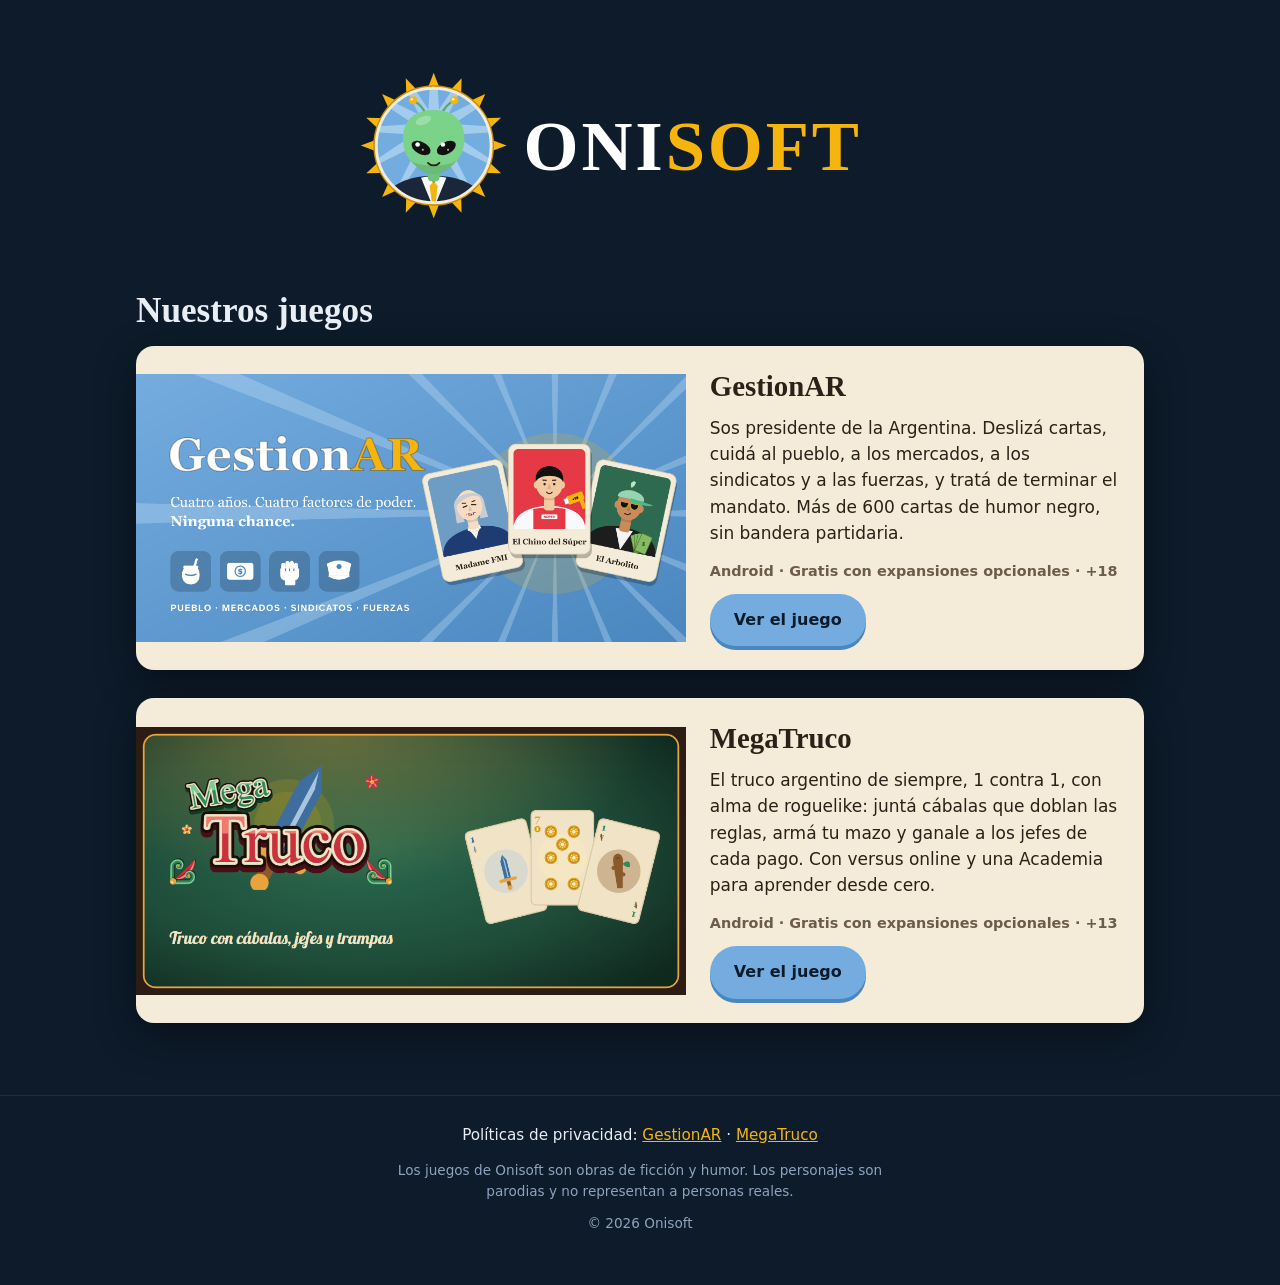
<file: index.html>
<!doctype html>
<html lang="es-AR">
<head>
<meta charset="utf-8">
<meta name="viewport" content="width=device-width, initial-scale=1">
<title>Onisoft</title>
<meta name="description" content="Estudio independiente argentino. Creadores de GestionAR, el simulador de presidente argentino en cartas, y de MegaTruco, el truco con cábalas y jefes.">
<link rel="canonical" href="https://onisoft.net/">
<meta name="theme-color" content="#0d1b2a">
<link rel="icon" href="assets/favicon.svg" type="image/svg+xml">
<link rel="apple-touch-icon" href="assets/apple-touch-icon.png">
<meta property="og:type" content="website">
<meta property="og:locale" content="es_AR">
<meta property="og:site_name" content="Onisoft">
<meta property="og:title" content="Onisoft">
<meta property="og:description" content="Estudio independiente argentino. Creadores de GestionAR, el simulador de presidente argentino en cartas, y de MegaTruco, el truco con cábalas y jefes.">
<meta property="og:url" content="https://onisoft.net/">
<meta property="og:image" content="https://onisoft.net/assets/og-onisoft.png">
<meta property="og:image:width" content="1200">
<meta property="og:image:height" content="630">
<meta name="twitter:card" content="summary_large_image">
<link rel="stylesheet" href="assets/site.css">
</head>
<body>
<main class="wrap">
  <header class="hero hero--studio">
    <img class="hero__logo" src="assets/logo-onisoft-horizontal.svg" alt="Onisoft" width="760" height="200">
  </header>

  <section aria-labelledby="juegos">
    <h2 id="juegos" class="section__title">Nuestros juegos</h2>
    <article class="game-card">
      <a href="gestionar/" class="game-card__art"><img src="assets/gestionar/grafico-funciones.png" alt="GestionAR" width="1024" height="500" loading="lazy"></a>
      <div class="game-card__body">
        <h3>GestionAR</h3>
        <p>Sos presidente de la Argentina. Deslizá cartas, cuidá al pueblo, a los mercados, a los sindicatos y a las fuerzas, y tratá de terminar el mandato. Más de 600 cartas de humor negro, sin bandera partidaria.</p>
        <p class="game-card__meta">Android · Gratis con expansiones opcionales · +18</p>
        <a class="btn btn--primary" href="gestionar/">Ver el juego</a>
      </div>
    </article>
    <article class="game-card">
      <a href="megatruco/" class="game-card__art"><img src="megatruco/assets/tarjeta.png" alt="MegaTruco" width="1024" height="500" loading="lazy"></a>
      <div class="game-card__body">
        <h3>MegaTruco</h3>
        <p>El truco argentino de siempre, 1 contra 1, con alma de roguelike: juntá cábalas que doblan las reglas, armá tu mazo y ganale a los jefes de cada pago. Con versus online y una Academia para aprender desde cero.</p>
        <p class="game-card__meta">Android · Gratis con expansiones opcionales · +13</p>
        <a class="btn btn--primary" href="megatruco/">Ver el juego</a>
      </div>
    </article>
  </section>
</main>
<footer class="footer">
  <p>Políticas de privacidad: <a href="gestionar/privacidad/">GestionAR</a> · <a href="megatruco/privacidad/">MegaTruco</a></p>
  <p class="footer__fine">Los juegos de Onisoft son obras de ficción y humor. Los personajes son parodias y no representan a personas reales.</p>
  <p class="footer__fine">© 2026 Onisoft</p>
</footer>
</body>
</html>
</file>
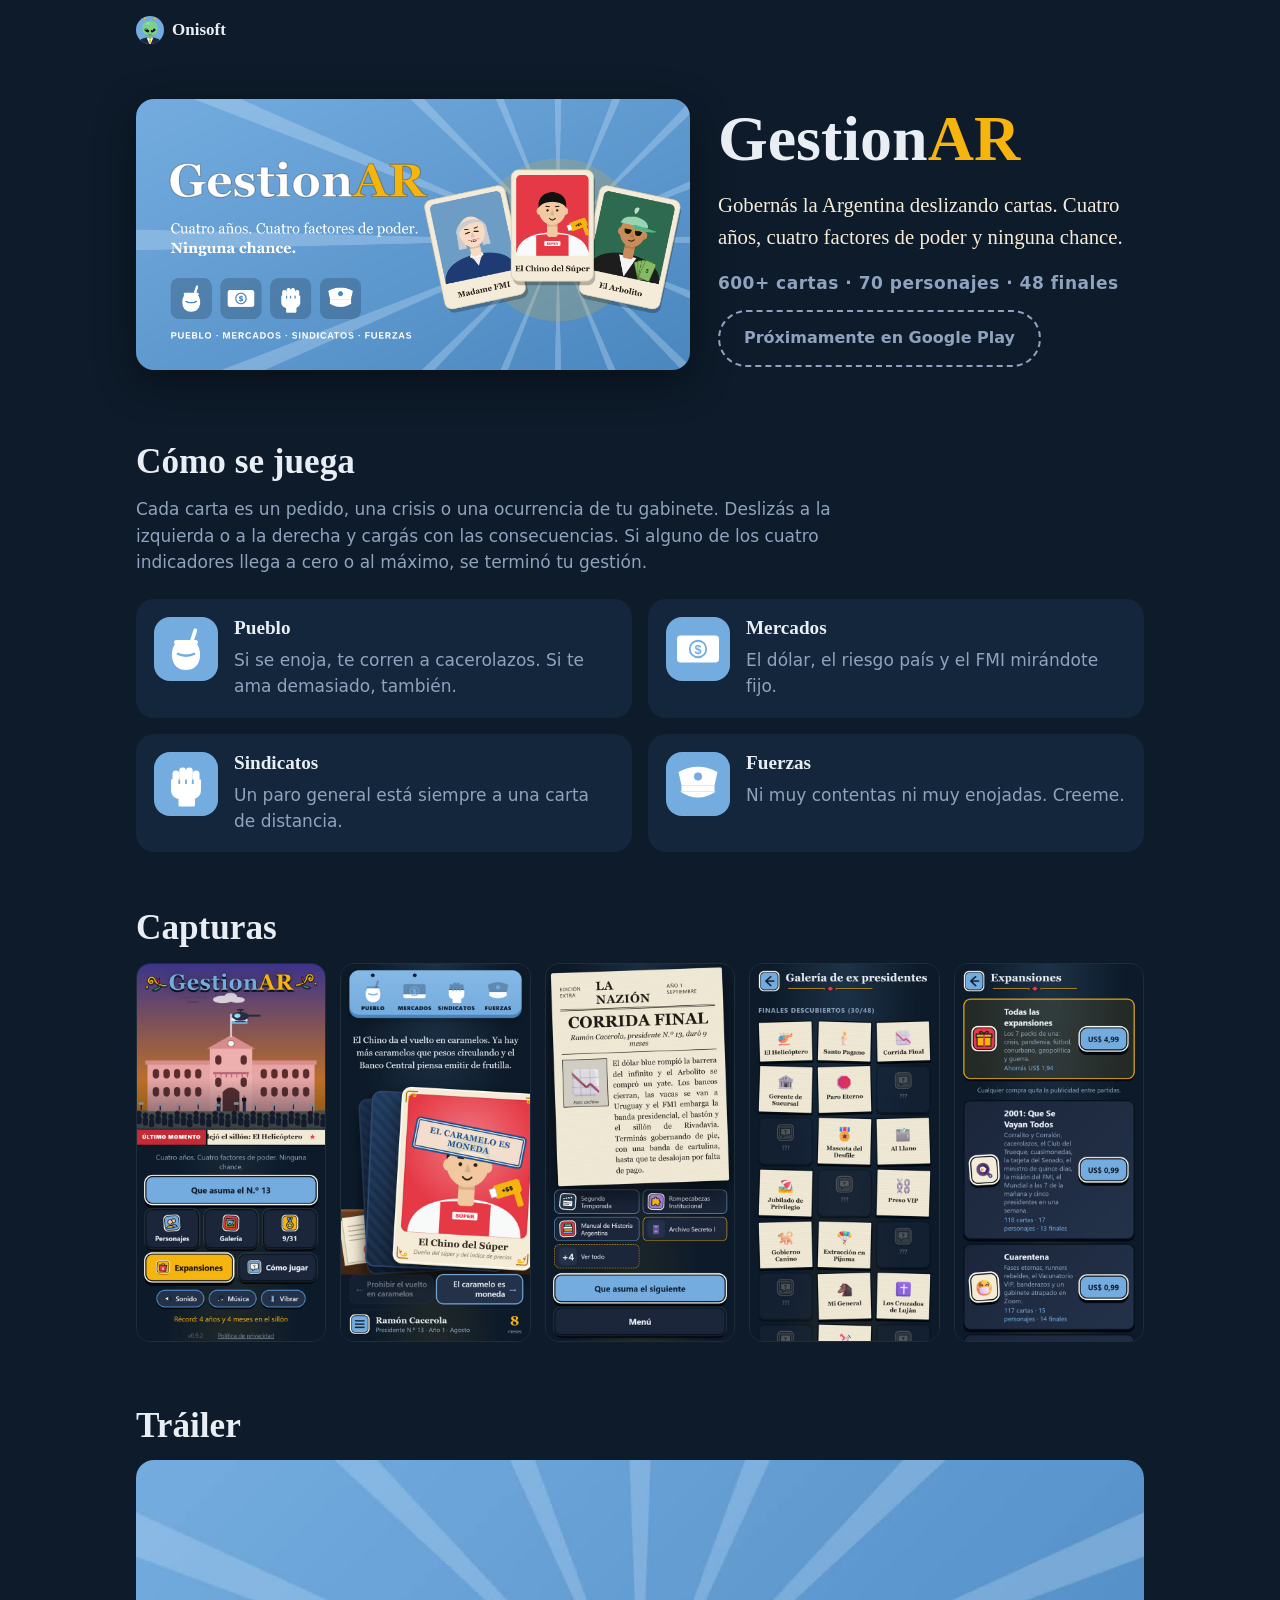
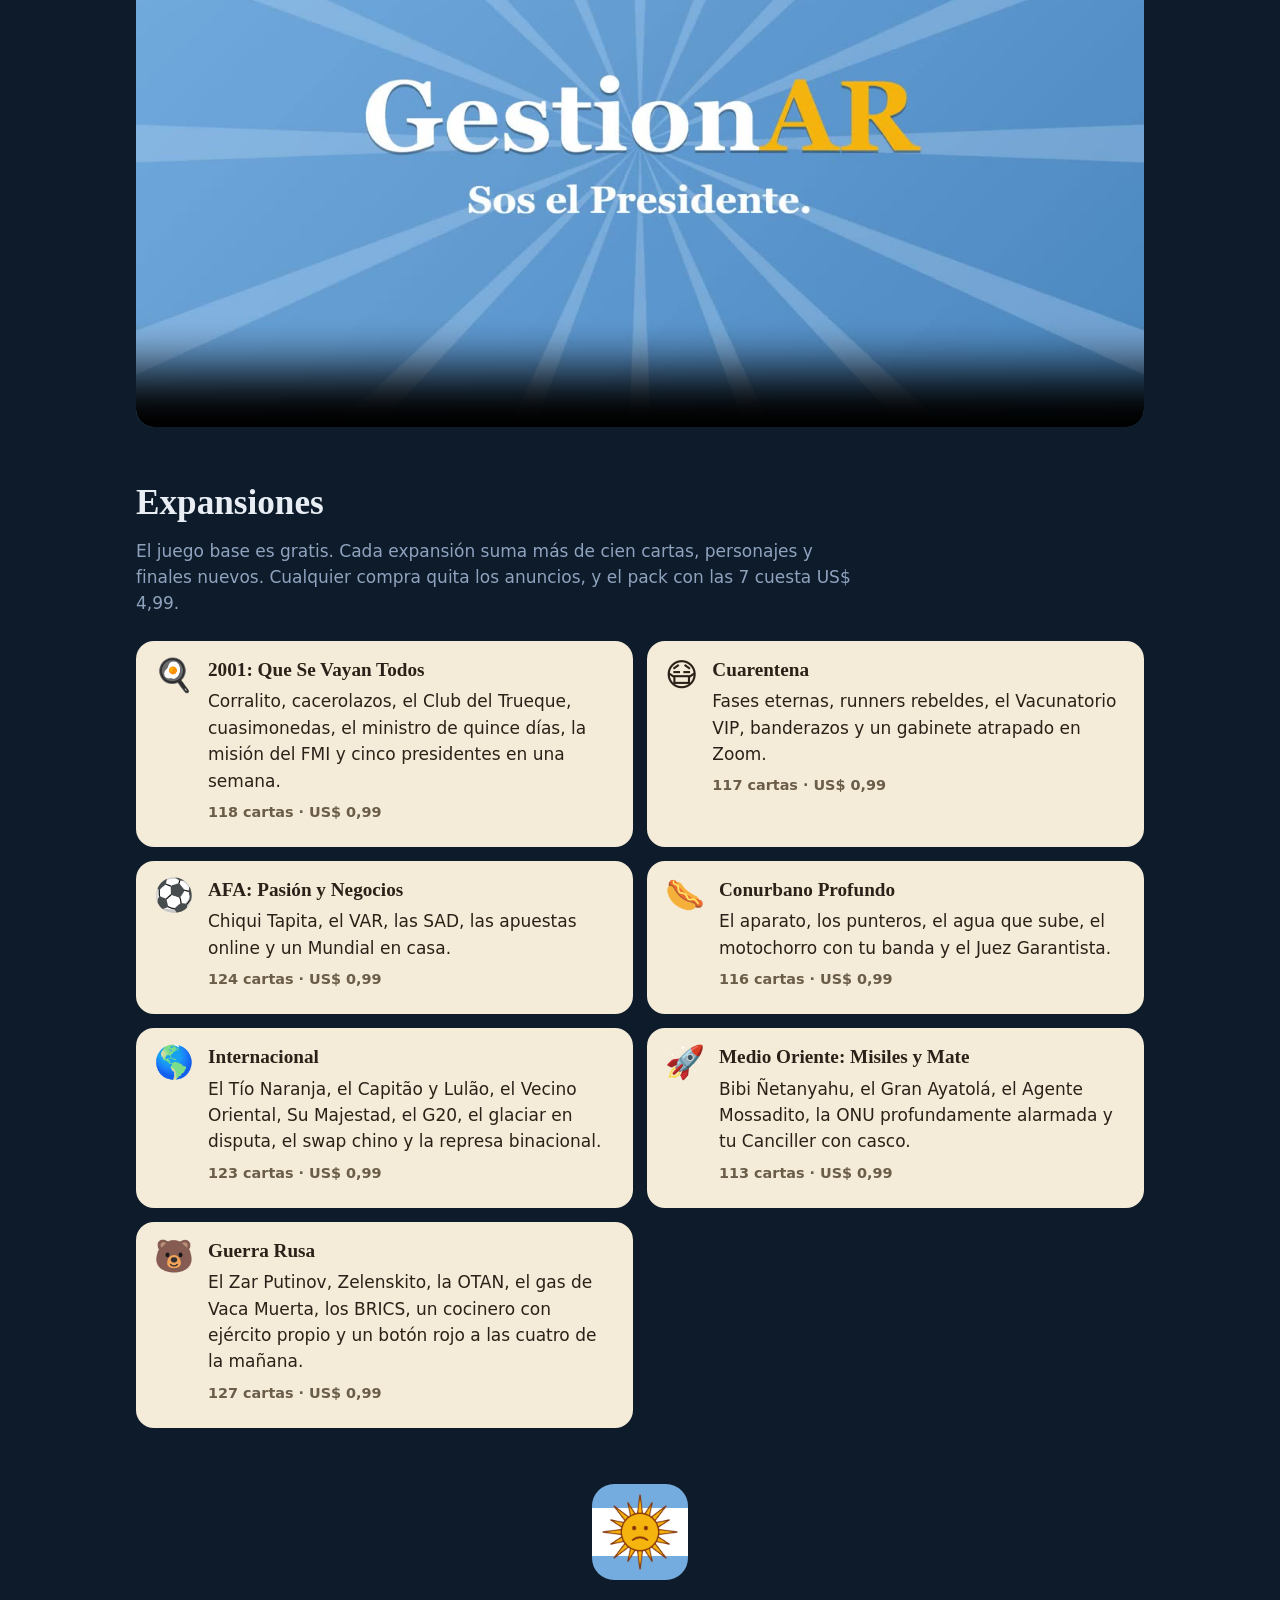
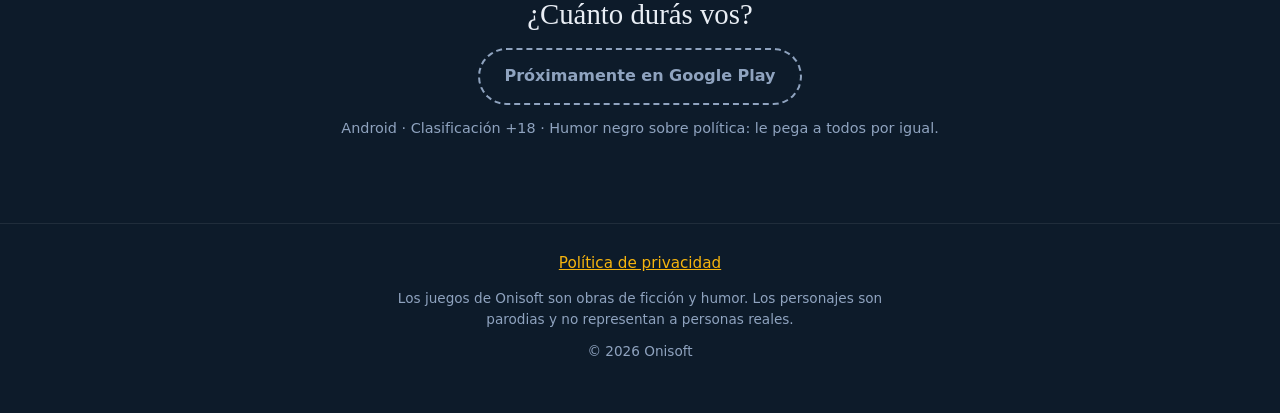
<file: gestionar/index.html>
<!doctype html>
<html lang="es-AR">
<head>
<meta charset="utf-8">
<meta name="viewport" content="width=device-width, initial-scale=1">
<title>GestionAR · Sé presidente de la Argentina</title>
<meta name="description" content="Gobernás la Argentina deslizando cartas. Más de 600 cartas de humor negro, 70 personajes y 48 finales. Gratis para Android.">
<link rel="canonical" href="https://onisoft.net/gestionar/">
<meta name="theme-color" content="#0d1b2a">
<link rel="icon" href="../assets/favicon.svg" type="image/svg+xml">
<link rel="apple-touch-icon" href="../assets/apple-touch-icon.png">
<meta property="og:type" content="website">
<meta property="og:locale" content="es_AR">
<meta property="og:site_name" content="Onisoft">
<meta property="og:title" content="GestionAR · Sé presidente de la Argentina">
<meta property="og:description" content="Gobernás la Argentina deslizando cartas. Más de 600 cartas de humor negro, 70 personajes y 48 finales. Gratis para Android.">
<meta property="og:url" content="https://onisoft.net/gestionar/">
<meta property="og:image" content="https://onisoft.net/assets/gestionar/og-gestionar.png">
<meta property="og:image:width" content="1200">
<meta property="og:image:height" content="630">
<meta name="twitter:card" content="summary_large_image">
<link rel="stylesheet" href="../assets/site.css">
</head>
<body>
<nav class="topbar wrap"><a href="../" class="topbar__home"><img src="../assets/favicon.svg" alt="" width="28" height="28"> Onisoft</a></nav>
<main class="wrap">
  <header class="hero hero--game">
    <img class="hero__art" src="../assets/gestionar/grafico-funciones.png" alt="GestionAR: cuatro años, cuatro factores de poder, ninguna chance" width="1024" height="500">
    <div class="hero__text">
      <h1>Gestion<span class="sol">AR</span></h1>
      <p class="hero__pitch">Gobernás la Argentina deslizando cartas. Cuatro años, cuatro factores de poder y ninguna chance.</p>
      <p class="hero__facts">600+ cartas · 70 personajes · 48 finales</p>
      <span class="btn btn--soon" aria-disabled="true">Próximamente en Google Play</span>
    </div>
  </header>

  <section aria-labelledby="como">
    <h2 id="como" class="section__title">Cómo se juega</h2>
    <p class="section__lead">Cada carta es un pedido, una crisis o una ocurrencia de tu gabinete. Deslizás a la izquierda o a la derecha y cargás con las consecuencias. Si alguno de los cuatro indicadores llega a cero o al máximo, se terminó tu gestión.</p>
    <ul class="resources">
      <li class="resource"><span class="resource__icon"><svg xmlns="http://www.w3.org/2000/svg" viewBox="0 0 64 64" width="48" height="48" aria-hidden="true"><g fill="#fff"><g><rect x="38" y="4" width="5" height="30" rx="2" transform="rotate(18 40 19)"></rect><path d="M18,24 L46,24 C50,30 52,38 50,46 C48,56 40,60 32,60 C24,60 16,56 14,46 C12,38 14,30 18,24 Z"></path><rect x="16" y="20" width="32" height="6" rx="3"></rect></g></g><g fill="#74acdf" stroke="#74acdf"><path d="M20,38 Q32,44 44,38" stroke-width="3" fill="none"></path></g></svg></span><div><h3>Pueblo</h3><p>Si se enoja, te corren a cacerolazos. Si te ama demasiado, también.</p></div></li>
      <li class="resource"><span class="resource__icon"><svg xmlns="http://www.w3.org/2000/svg" viewBox="0 0 64 64" width="48" height="48" aria-hidden="true"><g fill="#fff"><g><rect x="4" y="14" width="56" height="36" rx="5"></rect></g></g><g fill="#74acdf" stroke="#74acdf"><g><circle cx="32" cy="32" r="11" fill="none" stroke-width="2.4"></circle><text x="32" y="38.5" font-size="17" font-weight="900" text-anchor="middle" font-family="sans-serif" stroke="none">$</text></g></g></svg></span><div><h3>Mercados</h3><p>El dólar, el riesgo país y el FMI mirándote fijo.</p></div></li>
      <li class="resource"><span class="resource__icon"><svg xmlns="http://www.w3.org/2000/svg" viewBox="0 0 64 64" width="48" height="48" aria-hidden="true"><g fill="#fff"><g><rect x="14" y="14" width="9" height="20" rx="4.5"></rect><rect x="23" y="10" width="9" height="24" rx="4.5"></rect><rect x="32" y="10" width="9" height="24" rx="4.5"></rect><rect x="41" y="14" width="9" height="20" rx="4.5"></rect><path d="M12,26 H52 V40 C52,48 46,52 40,52 H24 C18,52 12,48 12,40 Z"></path><rect x="22" y="50" width="22" height="12" rx="2"></rect></g></g><g fill="#74acdf" stroke="#74acdf"><path d="M23,26 V32 M32,26 V32 M41,26 V32" stroke-width="2.4"></path></g></svg></span><div><h3>Sindicatos</h3><p>Un paro general está siempre a una carta de distancia.</p></div></li>
      <li class="resource"><span class="resource__icon"><svg xmlns="http://www.w3.org/2000/svg" viewBox="0 0 64 64" width="48" height="48" aria-hidden="true"><g fill="#fff"><g><path d="M10,34 L6,16 Q32,2 58,16 L54,34 Z"></path><rect x="10" y="34" width="44" height="8"></rect><path d="M8,42 Q32,58 56,42 Z"></path></g></g><g fill="#74acdf" stroke="#74acdf"><circle cx="32" cy="22" r="5"></circle></g></svg></span><div><h3>Fuerzas</h3><p>Ni muy contentas ni muy enojadas. Creeme.</p></div></li>
    </ul>
  </section>

  <section aria-labelledby="capturas">
    <h2 id="capturas" class="section__title">Capturas</h2>
    <ul class="shots">
      <li><img src="../assets/gestionar/01-menu.jpg" alt="Menú principal" width="540" height="1080" loading="lazy"></li>
      <li><img src="../assets/gestionar/02-partida.jpg" alt="Una decisión en plena partida" width="540" height="1080" loading="lazy"></li>
      <li><img src="../assets/gestionar/03-final.jpg" alt="Pantalla de final de mandato" width="540" height="1080" loading="lazy"></li>
      <li><img src="../assets/gestionar/04-galeria.jpg" alt="Galería de personajes" width="540" height="1080" loading="lazy"></li>
      <li><img src="../assets/gestionar/05-tienda.jpg" alt="Tienda de expansiones" width="540" height="1080" loading="lazy"></li>
    </ul>
  </section>

  <section aria-labelledby="trailer">
    <h2 id="trailer" class="section__title">Tráiler</h2>
    <video class="trailer" controls preload="none" playsinline poster="../assets/gestionar/trailer-poster.jpg" width="1920" height="1080">
      <source src="../assets/gestionar/trailer-30s.mp4" type="video/mp4">
    </video>
  </section>

  <section aria-labelledby="expansiones">
    <h2 id="expansiones" class="section__title">Expansiones</h2>
    <p class="section__lead">El juego base es gratis. Cada expansión suma más de cien cartas, personajes y finales nuevos. Cualquier compra quita los anuncios, y el pack con las 7 cuesta US$ 4,99.</p>
    <ul class="packs">
      <li class="pack">
        <span class="pack__emoji" aria-hidden="true">🍳</span>
        <div><h3>2001: Que Se Vayan Todos</h3><p>Corralito, cacerolazos, el Club del Trueque, cuasimonedas, el ministro de quince días, la misión del FMI y cinco presidentes en una semana.</p><p class="pack__meta">118 cartas · US$ 0,99</p></div>
      </li>
      <li class="pack">
        <span class="pack__emoji" aria-hidden="true">😷</span>
        <div><h3>Cuarentena</h3><p>Fases eternas, runners rebeldes, el Vacunatorio VIP, banderazos y un gabinete atrapado en Zoom.</p><p class="pack__meta">117 cartas · US$ 0,99</p></div>
      </li>
      <li class="pack">
        <span class="pack__emoji" aria-hidden="true">⚽</span>
        <div><h3>AFA: Pasión y Negocios</h3><p>Chiqui Tapita, el VAR, las SAD, las apuestas online y un Mundial en casa.</p><p class="pack__meta">124 cartas · US$ 0,99</p></div>
      </li>
      <li class="pack">
        <span class="pack__emoji" aria-hidden="true">🌭</span>
        <div><h3>Conurbano Profundo</h3><p>El aparato, los punteros, el agua que sube, el motochorro con tu banda y el Juez Garantista.</p><p class="pack__meta">116 cartas · US$ 0,99</p></div>
      </li>
      <li class="pack">
        <span class="pack__emoji" aria-hidden="true">🌎</span>
        <div><h3>Internacional</h3><p>El Tío Naranja, el Capitão y Lulão, el Vecino Oriental, Su Majestad, el G20, el glaciar en disputa, el swap chino y la represa binacional.</p><p class="pack__meta">123 cartas · US$ 0,99</p></div>
      </li>
      <li class="pack">
        <span class="pack__emoji" aria-hidden="true">🚀</span>
        <div><h3>Medio Oriente: Misiles y Mate</h3><p>Bibi Ñetanyahu, el Gran Ayatolá, el Agente Mossadito, la ONU profundamente alarmada y tu Canciller con casco.</p><p class="pack__meta">113 cartas · US$ 0,99</p></div>
      </li>
      <li class="pack">
        <span class="pack__emoji" aria-hidden="true">🐻</span>
        <div><h3>Guerra Rusa</h3><p>El Zar Putinov, Zelenskito, la OTAN, el gas de Vaca Muerta, los BRICS, un cocinero con ejército propio y un botón rojo a las cuatro de la mañana.</p><p class="pack__meta">127 cartas · US$ 0,99</p></div>
      </li>
    </ul>
  </section>

  <section class="cta">
    <img src="../assets/gestionar/icono-512.png" alt="" width="96" height="96" loading="lazy">
    <p>¿Cuánto durás vos?</p>
    <span class="btn btn--soon" aria-disabled="true">Próximamente en Google Play</span>
    <p class="cta__fine">Android · Clasificación +18 · Humor negro sobre política: le pega a todos por igual.</p>
  </section>
</main>
<footer class="footer">
  <p><a href="../gestionar/privacidad/">Política de privacidad</a></p>
  <p class="footer__fine">Los juegos de Onisoft son obras de ficción y humor. Los personajes son parodias y no representan a personas reales.</p>
  <p class="footer__fine">© 2026 Onisoft</p>
</footer>
</body>
</html>
</file>
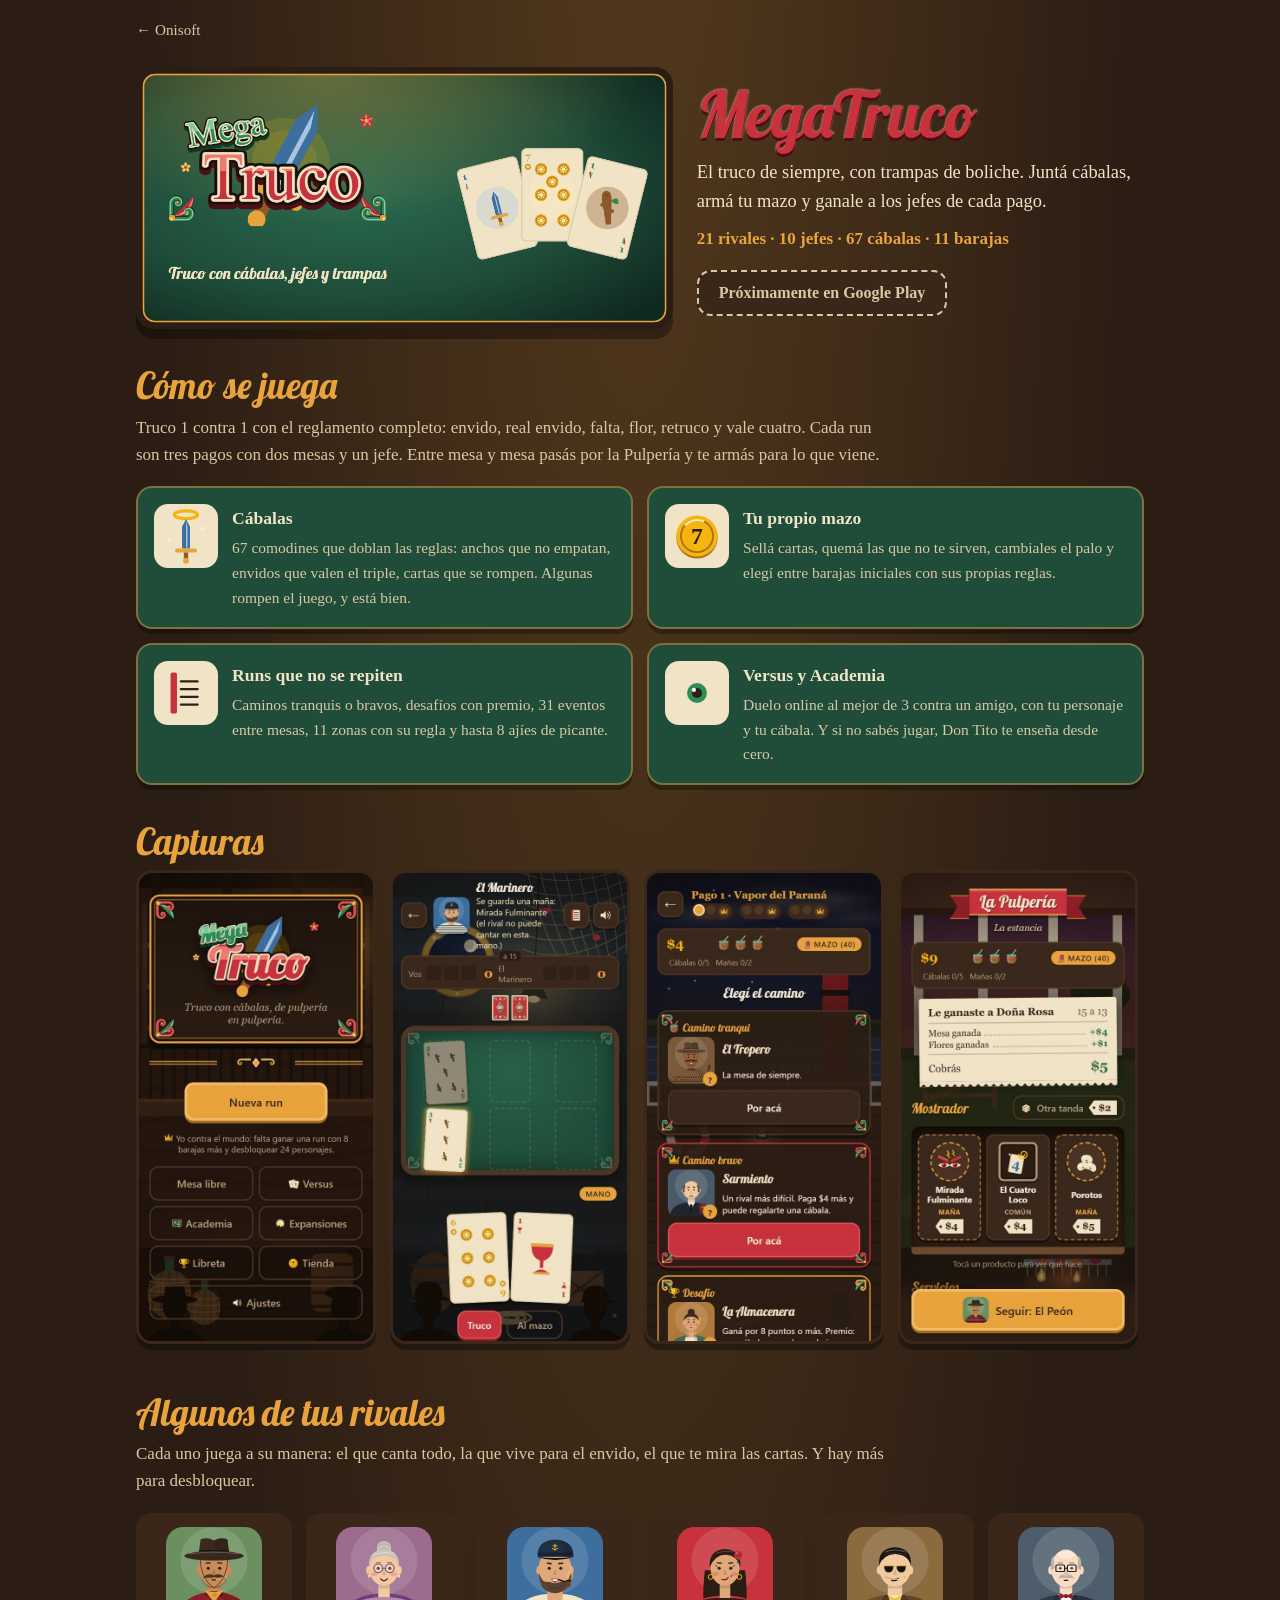
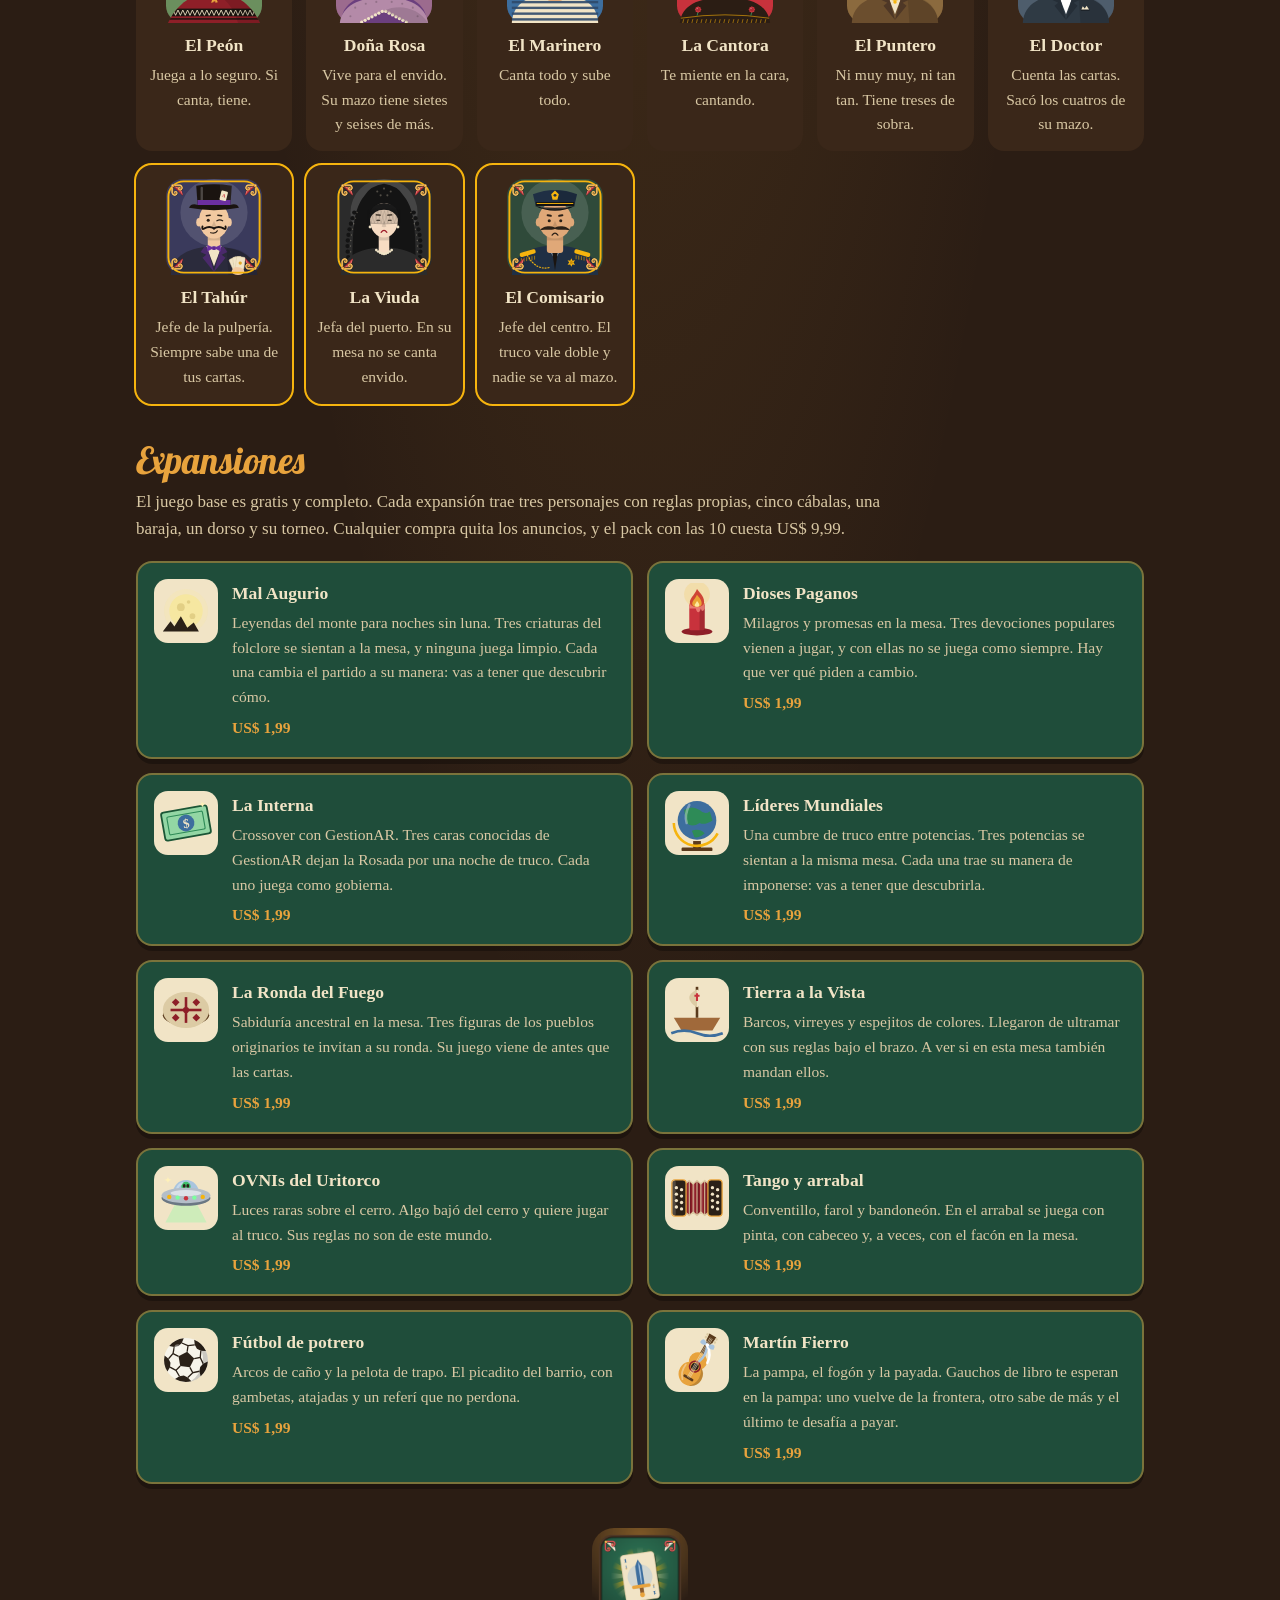
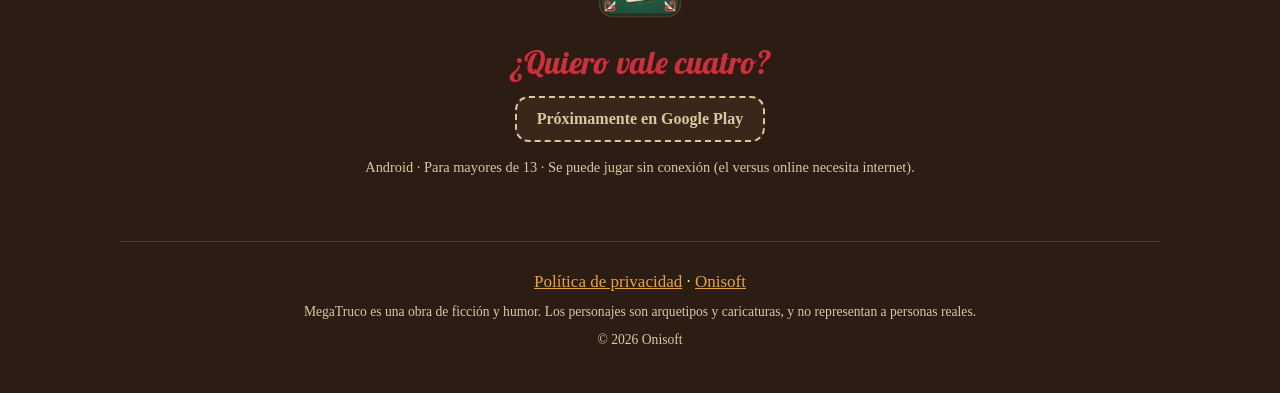
<file: megatruco/index.html>
<!doctype html>
<html lang="es-AR">
<head>
<meta charset="utf-8">
<meta name="viewport" content="width=device-width, initial-scale=1">
<title>MegaTruco · Truco argentino con cábalas y jefes</title>
<meta name="description" content="Truco argentino 1 contra 1 con alma de roguelike: 31 rivales, 67 cábalas que doblan las reglas y runs que nunca salen iguales. Gratis para Android.">
<link rel="canonical" href="https://onisoft.net/megatruco/">
<meta name="theme-color" content="#2B1D14">
<link rel="icon" href="assets/icono-512.png" type="image/png">
<link rel="apple-touch-icon" href="assets/icono-512.png">
<meta property="og:type" content="website">
<meta property="og:locale" content="es_AR">
<meta property="og:site_name" content="Onisoft">
<meta property="og:title" content="MegaTruco · Truco argentino con cábalas y jefes">
<meta property="og:description" content="Truco argentino 1 contra 1 con alma de roguelike: 31 rivales, 67 cábalas que doblan las reglas y runs que nunca salen iguales. Gratis para Android.">
<meta property="og:url" content="https://onisoft.net/megatruco/">
<meta property="og:image" content="https://onisoft.net/megatruco/assets/og-megatruco.png">
<meta property="og:image:width" content="1200">
<meta property="og:image:height" content="630">
<meta name="twitter:card" content="summary_large_image">
<link rel="stylesheet" href="assets/megatruco.css">
</head>
<body>
<nav class="topbar wrap"><a href="../" class="topbar__home">← Onisoft</a></nav>
<main class="wrap">
  <header class="hero">
    <img class="hero__art" src="assets/tarjeta.png" alt="MegaTruco: el ancho de espada, el siete de oro y el ancho de basto sobre el paño" width="1024" height="500">
    <div class="hero__text">
      <h1>MegaTruco</h1>
      <p class="hero__pitch">El truco de siempre, con trampas de boliche. Juntá cábalas, armá tu mazo y ganale a los jefes de cada pago.</p>
      <p class="hero__facts">21 rivales · 10 jefes · 67 cábalas · 11 barajas</p>
      <span class="btn btn--soon" aria-disabled="true">Próximamente en Google Play</span>
    </div>
  </header>

  <section aria-labelledby="como">
    <h2 id="como" class="section__title">Cómo se juega</h2>
    <p class="section__lead">Truco 1 contra 1 con el reglamento completo: envido, real envido, falta, flor, retruco y vale cuatro. Cada run son tres pagos con dos mesas y un jefe. Entre mesa y mesa pasás por la Pulpería y te armás para lo que viene.</p>
    <ul class="features">
      <li class="feature"><span class="feature__icon"><svg class="icon" width="56" height="56" viewBox="-20 -20 40 40" aria-hidden="true"><g transform="scale(0.92)"><g><ellipse cx="0" cy="-16.5" rx="9" ry="3" fill="none" stroke="#F6B40E" stroke-width="2.4"></ellipse><g transform="translate(0 3) scale(0.85)"><g><path d="M0,-19 L3.6,-12 L3.6,8 L-3.6,8 L-3.6,-12 Z" fill="#3D6E9E"></path><path d="M0,-17 L1.4,-12 L1.4,7 L0,7 Z" fill="#A9C4DE"></path><rect x="-10" y="8" width="20" height="3.6" rx="1.8" fill="#E8A33D"></rect><rect x="-2" y="11.6" width="4" height="6" fill="#8B5A2B"></rect><circle cx="0" cy="19" r="2.6" fill="#E8A33D"></circle></g></g><path d="M13,-9.6 Q13,-6 16.6,-6 Q13,-6 13,-2.4 Q13,-6 9.4,-6 Q13,-6 13,-9.6 Z" fill="#FFF1B8"></path><path d="M-13,0.3999999999999999 Q-13,3 -10.4,3 Q-13,3 -13,5.6 Q-13,3 -15.6,3 Q-13,3 -13,0.3999999999999999 Z" fill="#FFF1B8"></path></g></g></svg></span><div><h3>Cábalas</h3><p>67 comodines que doblan las reglas: anchos que no empatan, envidos que valen el triple, cartas que se rompen. Algunas rompen el juego, y está bien.</p></div></li>
      <li class="feature"><span class="feature__icon"><svg class="icon" width="56" height="56" viewBox="-20 -20 40 40" aria-hidden="true"><g transform="scale(0.92)"><g transform="translate(0 0)"><circle r="16" fill="#A86F1F" cy="1.5"></circle><circle r="16" fill="#F6B40E"></circle><circle r="12.48" fill="none" stroke="#A86F1F" stroke-width="1.4"></circle><path d="M-8.8,-8.8 A12.48,12.48 0 0 1 4.8,-11.52" fill="none" stroke="#FFF1B8" stroke-width="1.6" stroke-linecap="round"></path><text y="6.08" text-anchor="middle" font-family="Georgia, serif" font-weight="700" font-size="18.4" fill="#2B2118">7</text></g></g></svg></span><div><h3>Tu propio mazo</h3><p>Sellá cartas, quemá las que no te sirven, cambiales el palo y elegí entre barajas iniciales con sus propias reglas.</p></div></li>
      <li class="feature"><span class="feature__icon"><svg class="icon" width="56" height="56" viewBox="-20 -20 40 40" aria-hidden="true"><g transform="scale(0.92)"><g><rect x="-12" y="-16" width="25" height="32" rx="2" fill="#F1E4C6"></rect><rect x="-12" y="-16" width="5" height="32" rx="1.5" fill="#C8323C"></rect><line x1="-4" y1="-9" x2="9" y2="-9" stroke="#2B2118" stroke-width="1.8" stroke-linecap="round"></line><line x1="-4" y1="-3" x2="9" y2="-3" stroke="#2B2118" stroke-width="1.8" stroke-linecap="round"></line><line x1="-4" y1="3" x2="9" y2="3" stroke="#2B2118" stroke-width="1.8" stroke-linecap="round"></line><line x1="-4" y1="9" x2="9" y2="9" stroke="#2B2118" stroke-width="1.8" stroke-linecap="round"></line></g></g></svg></span><div><h3>Runs que no se repiten</h3><p>Caminos tranquis o bravos, desafíos con premio, 31 eventos entre mesas, 11 zonas con su regla y hasta 8 ajíes de picante.</p></div></li>
      <li class="feature"><span class="feature__icon"><svg class="icon" width="56" height="56" viewBox="-20 -20 40 40" aria-hidden="true"><g transform="scale(0.92)"><g transform="translate(0 0) scale(1.1)"><path d="M-16,0 Q0,-13 16,0 Q0,13 -16,0 Z" fill="#F1E4C6"></path><circle r="7" fill="#2E8B57"></circle><circle r="3.6" fill="#2B2118"></circle><circle cx="-2.2" cy="-2.2" r="1.5" fill="#fff"></circle></g></g></svg></span><div><h3>Versus y Academia</h3><p>Duelo online al mejor de 3 contra un amigo, con tu personaje y tu cábala. Y si no sabés jugar, Don Tito te enseña desde cero.</p></div></li>
    </ul>
  </section>

  <section aria-labelledby="capturas">
    <h2 id="capturas" class="section__title">Capturas</h2>
    <ul class="shots">
      <li><img src="assets/01-menu.jpg" alt="Menú principal con el boliche de fondo" width="540" height="1080" loading="lazy"></li>
      <li><img src="assets/02-mesa.jpg" alt="Una mano de truco contra un rival" width="540" height="1080" loading="lazy"></li>
      <li><img src="assets/03-caminos.jpg" alt="Elegir el camino de la run" width="540" height="1080" loading="lazy"></li>
      <li><img src="assets/04-pulperia.jpg" alt="La Pulpería, la tienda entre mesas" width="540" height="1080" loading="lazy"></li>
      <li><img src="assets/05-tienda.jpg" alt="Las expansiones" width="540" height="1080" loading="lazy"></li>
    </ul>
  </section>

  <section aria-labelledby="rivales">
    <h2 id="rivales" class="section__title">Algunos de tus rivales</h2>
    <p class="section__lead">Cada uno juega a su manera: el que canta todo, la que vive para el envido, el que te mira las cartas. Y hay más para desbloquear.</p>
    <ul class="cast">
      <li class="rival"><svg class="rival-portrait" width="120" height="120" viewBox="0 0 200 200" role="img" aria-hidden="true"><rect width="200" height="200" rx="36" fill="#6B8F5E"></rect><circle cx="100" cy="70" r="70" fill="rgba(255,255,255,0.12)"></circle><g><rect x="85" y="110" width="30" height="44" rx="6" fill="#c98b5a"></rect><rect x="85" y="110" width="30" height="18" fill="rgba(0,0,0,0.12)"></rect><g><clipPath id="_R_j_"><path d="M100,134 C68,136 28,150 4,200 L196,200 C172,150 132,136 100,134 Z"></path></clipPath><path d="M100,134 C68,136 28,150 4,200 L196,200 C172,150 132,136 100,134 Z" fill="#8E1F28"></path><g clip-path="url(#_R_j_)"><rect x="0" y="170" width="200" height="16" fill="#1A1410"></rect><path d="M0,184 L5,173 L10,184 M10,184 L15,173 L20,184 M20,184 L25,173 L30,184 M30,184 L35,173 L40,184 M40,184 L45,173 L50,184 M50,184 L55,173 L60,184 M60,184 L65,173 L70,184 M70,184 L75,173 L80,184 M80,184 L85,173 L90,184 M90,184 L95,173 L100,184 M100,184 L105,173 L110,184 M110,184 L115,173 L120,184 M120,184 L125,173 L130,184 M130,184 L135,173 L140,184 M140,184 L145,173 L150,184 M150,184 L155,173 L160,184 M160,184 L165,173 L170,184 M170,184 L175,173 L180,184 M180,184 L185,173 L190,184 M190,184 L195,173 L200,184" fill="none" stroke="#F1E4C6" stroke-width="1.8"></path><rect x="0" y="190" width="200" height="3" fill="#1A1410"></rect><path d="M100,134 C132,136 172,150 196,200 L150,200 C140,166 122,146 100,140 Z" fill="rgba(0,0,0,0.12)"></path></g><ellipse cx="100" cy="140" rx="20" ry="6" fill="rgba(0,0,0,0.3)"></ellipse></g><g><path d="M80,132 Q100,140 120,132 L100,156 Z" fill="#E8A33D"></path><path d="M100,140 L94,158 L99,157 Z M100,140 L108,157 L103,158 Z" fill="#E8A33D"></path><circle cx="100" cy="140" r="5" fill="#E8A33D"></circle><circle cx="101.5" cy="141" r="5" fill="rgba(0,0,0,0.12)"></circle><path d="M84,133 Q100,139 116,133" fill="none" stroke="rgba(255,255,255,0.22)" stroke-width="1.4"></path></g><ellipse cx="100" cy="86" rx="32" ry="38" fill="#c98b5a"></ellipse><ellipse cx="69" cy="90" rx="6" ry="9" fill="#c98b5a"></ellipse><ellipse cx="131" cy="90" rx="6" ry="9" fill="#c98b5a"></ellipse><g><circle cx="124.9481826772743" cy="109.6197149921864" r="1.1" fill="rgba(43,33,24,0.35)"></circle><circle cx="123.73498221038233" cy="111.91533552920203" r="1.1" fill="rgba(43,33,24,0.35)"></circle><circle cx="122.33824430707999" cy="114.08788625067075" r="1.1" fill="rgba(43,33,24,0.35)"></circle><circle cx="120.76876963668471" cy="116.1205672961016" r="1.1" fill="rgba(43,33,24,0.35)"></circle><circle cx="119.03869460422774" cy="117.9976603866768" r="1.1" fill="rgba(43,33,24,0.35)"></circle><circle cx="117.16139750228334" cy="119.70465037127072" r="1.1" fill="rgba(43,33,24,0.35)"></circle><circle cx="115.15139505955253" cy="121.22833746894507" r="1.1" fill="rgba(43,33,24,0.35)"></circle><circle cx="113.02423018616884" cy="122.55693933997365" r="1.1" fill="rgba(43,33,24,0.35)"></circle><circle cx="110.79635178376711" cy="123.68018219610344" r="1.1" fill="rgba(43,33,24,0.35)"></circle><circle cx="108.48498754971767" cy="124.58938024551657" r="1.1" fill="rgba(43,33,24,0.35)"></circle><circle cx="106.1080107591032" cy="125.27750285816242" r="1.1" fill="rgba(43,33,24,0.35)"></circle><circle cx="103.68380205458391" cy="125.7392289320852" r="1.1" fill="rgba(43,33,24,0.35)"></circle><circle cx="101.23110731290022" cy="125.97098804034374" r="1.1" fill="rgba(43,33,24,0.35)"></circle><circle cx="98.7688926870998" cy="125.97098804034374" r="1.1" fill="rgba(43,33,24,0.35)"></circle><circle cx="96.31619794541609" cy="125.7392289320852" r="1.1" fill="rgba(43,33,24,0.35)"></circle><circle cx="93.89198924089682" cy="125.27750285816242" r="1.1" fill="rgba(43,33,24,0.35)"></circle><circle cx="91.51501245028233" cy="124.58938024551657" r="1.1" fill="rgba(43,33,24,0.35)"></circle><circle cx="89.2036482162329" cy="123.68018219610344" r="1.1" fill="rgba(43,33,24,0.35)"></circle><circle cx="86.97576981383116" cy="122.55693933997365" r="1.1" fill="rgba(43,33,24,0.35)"></circle><circle cx="84.84860494044747" cy="121.22833746894507" r="1.1" fill="rgba(43,33,24,0.35)"></circle><circle cx="82.83860249771666" cy="119.7046503712707" r="1.1" fill="rgba(43,33,24,0.35)"></circle><circle cx="80.96130539577226" cy="117.9976603866768" r="1.1" fill="rgba(43,33,24,0.35)"></circle><circle cx="79.2312303633153" cy="116.1205672961016" r="1.1" fill="rgba(43,33,24,0.35)"></circle><circle cx="77.66175569292001" cy="114.08788625067075" r="1.1" fill="rgba(43,33,24,0.35)"></circle><circle cx="76.26501778961767" cy="111.91533552920203" r="1.1" fill="rgba(43,33,24,0.35)"></circle><circle cx="75.0518173227257" cy="109.6197149921864" r="1.1" fill="rgba(43,33,24,0.35)"></circle></g><rect x="82.5" y="73.6" width="11" height="2.8" rx="1.4" fill="#2b2118" transform="rotate(-4 88 75)"></rect><rect x="106.5" y="73.6" width="11" height="2.8" rx="1.4" fill="#2b2118" transform="rotate(4 112 75)"></rect><circle cx="88" cy="86" r="3.2" fill="#2b2118"></circle><circle cx="112" cy="86" r="3.2" fill="#2b2118"></circle><path d="M100,87 L95,99 Q100,102 105,99 Z" fill="rgba(0,0,0,0.12)"></path><path d="M100,101 C92.08,96 80.2,99 77.23,107 C86.14,104 93.07,107 100,104
         C106.93,107 113.86,104 122.77,107 C119.8,99 107.92,96 100,101 Z" fill="#4A3424"></path><rect x="95" y="108.7" width="10" height="2.6" rx="1.3" fill="#2b2118"></rect><path d="M104,110 L126,102.3" stroke="#D9B86A" stroke-width="2" stroke-linecap="round"></path><g><path d="M71,62 Q72,110 100,127 Q128,110 129,62" fill="none" stroke="#5A3A1C" stroke-width="1.8"></path><path d="M68,58 L72,26 Q86,20 100,28 Q114,20 128,26 L132,58 Z" fill="#3A2A1E"></path><path d="M100,28 Q114,20 128,26 L132,58 L104,58 Z" fill="rgba(0,0,0,0.12)"></path><path d="M69.3,48 L130.7,48 L131.6,56 L68.4,56 Z" fill="#1A1410"></path><ellipse cx="100" cy="60" rx="62" ry="10" fill="#3A2A1E"></ellipse><path d="M38,60 Q100,74 162,60 Q100,67 38,60 Z" fill="rgba(0,0,0,0.12)"></path><path d="M48,56 Q100,49 152,56" fill="none" stroke="rgba(255,255,255,0.22)" stroke-width="2"></path></g></g></svg><h3>El Peón</h3><p>Juega a lo seguro. Si canta, tiene.</p></li>
      <li class="rival"><svg class="rival-portrait" width="120" height="120" viewBox="0 0 200 200" role="img" aria-hidden="true"><rect width="200" height="200" rx="36" fill="#9C6B8E"></rect><circle cx="100" cy="70" r="70" fill="rgba(255,255,255,0.12)"></circle><g><path d="M10,200 C12,156 50,140 100,138 C150,140 188,156 190,200 Z" fill="#6B3F7E"></path><rect x="88" y="110" width="24" height="44" rx="6" fill="#f2c9a0"></rect><rect x="88" y="110" width="24" height="18" fill="rgba(0,0,0,0.12)"></rect><g><path d="M8,200 C12,166 48,146 100,146 C152,146 188,166 192,200 L150,200 L100,174 L50,200 Z" fill="#B48AA8"></path><circle cx="53.57142857142857" cy="198.14285714285714" r="3.4" fill="#F1E4C6"></circle><circle cx="60.714285714285715" cy="194.42857142857142" r="3.4" fill="#F1E4C6"></circle><circle cx="67.85714285714286" cy="190.71428571428572" r="3.4" fill="#F1E4C6"></circle><circle cx="75" cy="187" r="3.4" fill="#F1E4C6"></circle><circle cx="82.14285714285714" cy="183.28571428571428" r="3.4" fill="#F1E4C6"></circle><circle cx="89.28571428571428" cy="179.57142857142858" r="3.4" fill="#F1E4C6"></circle><circle cx="96.42857142857143" cy="175.85714285714286" r="3.4" fill="#F1E4C6"></circle><circle cx="103.57142857142857" cy="175.85714285714286" r="3.4" fill="#F1E4C6"></circle><circle cx="110.71428571428571" cy="179.57142857142858" r="3.4" fill="#F1E4C6"></circle><circle cx="117.85714285714286" cy="183.28571428571428" r="3.4" fill="#F1E4C6"></circle><circle cx="125" cy="187" r="3.4" fill="#F1E4C6"></circle><circle cx="132.14285714285714" cy="190.71428571428572" r="3.4" fill="#F1E4C6"></circle><circle cx="139.28571428571428" cy="194.42857142857142" r="3.4" fill="#F1E4C6"></circle><circle cx="146.42857142857144" cy="198.14285714285714" r="3.4" fill="#F1E4C6"></circle><circle cx="40" cy="168" r="2.2" fill="rgba(0,0,0,0.18)"></circle><circle cx="62" cy="160" r="2.2" fill="rgba(0,0,0,0.18)"></circle><circle cx="138" cy="160" r="2.2" fill="rgba(0,0,0,0.18)"></circle><circle cx="160" cy="168" r="2.2" fill="rgba(0,0,0,0.18)"></circle><circle cx="30" cy="186" r="2.2" fill="rgba(0,0,0,0.18)"></circle><circle cx="170" cy="186" r="2.2" fill="rgba(0,0,0,0.18)"></circle><circle cx="84" cy="156" r="2.2" fill="rgba(0,0,0,0.18)"></circle><circle cx="116" cy="156" r="2.2" fill="rgba(0,0,0,0.18)"></circle><path d="M150,200 L100,174 C130,160 170,166 192,200 Z" fill="rgba(0,0,0,0.12)"></path></g><g><circle cx="100" cy="44" r="15" fill="#C9C3BA"></circle><path d="M88,40 Q100,30 112,40" fill="none" stroke="rgba(0,0,0,0.15)" stroke-width="2"></path><path d="M90,48 Q100,40 110,48" fill="none" stroke="rgba(0,0,0,0.12)" stroke-width="2"></path></g><ellipse cx="100" cy="86" rx="31" ry="36" fill="#f2c9a0"></ellipse><path d="M68,80 Q70,48 100,46 Q130,48 132,80 Q122,60 100,60 Q78,60 68,80 Z" fill="#C9C3BA"></path><path d="M78,58 Q100,50 120,56" fill="none" stroke="rgba(255,255,255,0.4)" stroke-width="2"></path><ellipse cx="69" cy="90" rx="6" ry="9" fill="#f2c9a0"></ellipse><ellipse cx="131" cy="90" rx="6" ry="9" fill="#f2c9a0"></ellipse><g><circle cx="69" cy="102" r="3" fill="#F1E4C6"></circle><circle cx="131" cy="102" r="3" fill="#F1E4C6"></circle></g><rect x="82.5" y="72.8" width="11" height="2.4" rx="1.2" fill="#8A847A" transform="rotate(-6 88 74)"></rect><rect x="106.5" y="72.8" width="11" height="2.4" rx="1.2" fill="#8A847A" transform="rotate(6 112 74)"></rect><circle cx="88" cy="86" r="3.2" fill="#2b2118"></circle><circle cx="112" cy="86" r="3.2" fill="#2b2118"></circle><g fill="rgba(255,255,255,0.18)" stroke="#7B4F8E" stroke-width="2.4"><circle cx="88" cy="86" r="9"></circle><circle cx="112" cy="86" r="9"></circle><line x1="97" y1="86" x2="103" y2="86"></line></g><path d="M70,88 Q62,118 84,146" fill="none" stroke="#E8A33D" stroke-width="1.2" stroke-dasharray="2 1.5"></path><path d="M100,87 L95,99 Q100,102 105,99 Z" fill="rgba(0,0,0,0.12)"></path><ellipse cx="80" cy="98" rx="7" ry="4" fill="rgba(230,57,70,0.25)"></ellipse><ellipse cx="120" cy="98" rx="7" ry="4" fill="rgba(230,57,70,0.25)"></ellipse><path d="M93,108 Q100,116 107,108" stroke="#2b2118" stroke-width="2.6" fill="none" stroke-linecap="round"></path></g></svg><h3>Doña Rosa</h3><p>Vive para el envido. Su mazo tiene sietes y seises de más.</p></li>
      <li class="rival"><svg class="rival-portrait" width="120" height="120" viewBox="0 0 200 200" role="img" aria-hidden="true"><rect width="200" height="200" rx="36" fill="#3D6E9E"></rect><circle cx="100" cy="70" r="70" fill="rgba(255,255,255,0.12)"></circle><g><path d="M10,200 C12,156 50,140 100,138 C150,140 188,156 190,200 Z" fill="#F1E4C6"></path><rect x="10" y="154" width="180" height="5" fill="#2E4A6B" opacity="0.9"></rect><rect x="10" y="166" width="180" height="5" fill="#2E4A6B" opacity="0.9"></rect><rect x="10" y="178" width="180" height="5" fill="#2E4A6B" opacity="0.9"></rect><rect x="10" y="190" width="180" height="5" fill="#2E4A6B" opacity="0.9"></rect><rect x="84" y="110" width="32" height="44" rx="6" fill="#e0a878"></rect><rect x="84" y="110" width="32" height="18" fill="rgba(0,0,0,0.12)"></rect><ellipse cx="100" cy="86" rx="34" ry="38" fill="#e0a878"></ellipse><ellipse cx="67" cy="90" rx="6" ry="9" fill="#e0a878"></ellipse><ellipse cx="133" cy="90" rx="6" ry="9" fill="#e0a878"></ellipse><circle cx="133" cy="103" r="4.5" fill="none" stroke="#F6B40E" stroke-width="2"></circle><g><path d="M67,96 Q66,136 100,138 Q134,136 133,96 Q128,118 112,114 Q100,120 88,114 Q72,118 67,96 Z" fill="#5A4030"></path><path d="M86,124 Q100,132 114,124" fill="none" stroke="rgba(0,0,0,0.18)" stroke-width="2"></path></g><rect x="82.5" y="74.2" width="11" height="3.6" rx="1.8" fill="#3A2A20" transform="rotate(8 88 76)"></rect><rect x="106.5" y="74.2" width="11" height="3.6" rx="1.8" fill="#3A2A20" transform="rotate(-8 112 76)"></rect><circle cx="88" cy="86" r="3.2" fill="#2b2118"></circle><circle cx="112" cy="86" r="3.2" fill="#2b2118"></circle><path d="M100,87 L95,99 Q100,102 105,99 Z" fill="rgba(0,0,0,0.12)"></path><path d="M92,108 Q100,124 108,108 Z" fill="#5a1a1a"></path><path d="M94,109 L106,109 L104,113 L96,113 Z" fill="#fff"></path><g><path d="M108,110 L126,116" stroke="#1A1410" stroke-width="3" stroke-linecap="round"></path><path d="M122,112 L134,112 L132,124 Q128,127 124,124 Z" fill="#6B4226"></path><ellipse cx="128" cy="112" rx="6" ry="2" fill="#2B1D14"></ellipse><path d="M128,108 Q124,100 130,94 Q136,88 132,80" fill="none" stroke="rgba(241,228,198,0.45)" stroke-width="2.4" stroke-linecap="round"></path></g><g><path d="M64,62 Q62,28 100,26 Q140,28 138,62 Z" fill="#1F2F44"></path><path d="M104,27 Q140,28 138,62 L116,62 Q126,42 104,27 Z" fill="rgba(0,0,0,0.12)"></path><rect x="64" y="53" width="74" height="9" fill="rgba(0,0,0,0.25)"></rect><path d="M62,62 Q100,76 140,62 Q100,67 62,62 Z" fill="#111"></path><g transform="translate(100 42)" fill="none" stroke="#F6B40E" stroke-width="2" stroke-linecap="round"><line x1="0" y1="-6" x2="0" y2="6"></line><line x1="-4" y1="-3" x2="4" y2="-3"></line><path d="M-6,2 Q0,9 6,2"></path></g></g></g></svg><h3>El Marinero</h3><p>Canta todo y sube todo.</p></li>
      <li class="rival"><svg class="rival-portrait" width="120" height="120" viewBox="0 0 200 200" role="img" aria-hidden="true"><rect width="200" height="200" rx="36" fill="#C8323C"></rect><circle cx="100" cy="70" r="70" fill="rgba(255,255,255,0.12)"></circle><g><path d="M58,90 Q50,160 62,200 L138,200 Q150,160 142,90 Z" fill="#2B1D14"></path><path d="M10,200 C12,160 50,144 100,142 C150,144 188,160 190,200 Z" fill="#C8323C"></path><rect x="89" y="110" width="22" height="44" rx="6" fill="#e0a878"></rect><rect x="89" y="110" width="22" height="18" fill="rgba(0,0,0,0.12)"></rect><g><path d="M6,200 C10,160 50,146 100,148 C150,146 190,160 194,200 Z" fill="#2B1D14"></path><line x1="14" y1="192" x2="12" y2="200" stroke="#C98E0A" stroke-width="1.4"></line><line x1="23.5" y1="192" x2="21.5" y2="200" stroke="#C98E0A" stroke-width="1.4"></line><line x1="33" y1="192" x2="31" y2="200" stroke="#C98E0A" stroke-width="1.4"></line><line x1="42.5" y1="192" x2="40.5" y2="200" stroke="#C98E0A" stroke-width="1.4"></line><line x1="52" y1="192" x2="50" y2="200" stroke="#C98E0A" stroke-width="1.4"></line><line x1="61.5" y1="192" x2="59.5" y2="200" stroke="#C98E0A" stroke-width="1.4"></line><line x1="71" y1="192" x2="69" y2="200" stroke="#C98E0A" stroke-width="1.4"></line><line x1="80.5" y1="192" x2="78.5" y2="200" stroke="#C98E0A" stroke-width="1.4"></line><line x1="90" y1="192" x2="88" y2="200" stroke="#C98E0A" stroke-width="1.4"></line><line x1="99.5" y1="192" x2="97.5" y2="200" stroke="#C98E0A" stroke-width="1.4"></line><line x1="109" y1="192" x2="107" y2="200" stroke="#C98E0A" stroke-width="1.4"></line><line x1="118.5" y1="192" x2="116.5" y2="200" stroke="#C98E0A" stroke-width="1.4"></line><line x1="128" y1="192" x2="126" y2="200" stroke="#C98E0A" stroke-width="1.4"></line><line x1="137.5" y1="192" x2="135.5" y2="200" stroke="#C98E0A" stroke-width="1.4"></line><line x1="147" y1="192" x2="145" y2="200" stroke="#C98E0A" stroke-width="1.4"></line><line x1="156.5" y1="192" x2="154.5" y2="200" stroke="#C98E0A" stroke-width="1.4"></line><line x1="166" y1="192" x2="164" y2="200" stroke="#C98E0A" stroke-width="1.4"></line><line x1="175.5" y1="192" x2="173.5" y2="200" stroke="#C98E0A" stroke-width="1.4"></line><line x1="185" y1="192" x2="183" y2="200" stroke="#C98E0A" stroke-width="1.4"></line><path d="M8,190 Q100,176 192,190" fill="none" stroke="#C98E0A" stroke-width="1.6"></path><g><path d="M44,176.2 L41.9,184.6" stroke="#2E8B57" stroke-width="2"></path><path d="M51.0,172.0L49.2,174.1L48.9,176.9L46.1,177.2L44.0,179.0L41.9,177.2L39.1,176.9L38.8,174.1L37.0,172.0L38.8,169.9L39.1,167.1L41.9,166.8L44.0,165.0L46.1,166.8L48.9,167.1L49.2,169.9Z" fill="#C8323C"></path><path d="M48.3,172.0L47.2,173.3L47.1,175.1L45.3,175.2L44.0,176.3L42.7,175.2L40.9,175.1L40.8,173.3L39.7,172.0L40.8,170.7L40.9,168.9L42.7,168.8L44.0,167.7L45.3,168.8L47.1,168.9L47.2,170.7Z" fill="#8E1F28" opacity="0.55"></path><circle cx="42.25" cy="169.9" r="1.54" fill="rgba(255,255,255,0.35)"></circle></g><g><path d="M156,176.2 L153.9,184.6" stroke="#2E8B57" stroke-width="2"></path><path d="M163.0,172.0L161.2,174.1L160.9,176.9L158.1,177.2L156.0,179.0L153.9,177.2L151.1,176.9L150.8,174.1L149.0,172.0L150.8,169.9L151.1,167.1L153.9,166.8L156.0,165.0L158.1,166.8L160.9,167.1L161.2,169.9Z" fill="#C8323C"></path><path d="M160.3,172.0L159.2,173.3L159.1,175.1L157.3,175.2L156.0,176.3L154.7,175.2L152.9,175.1L152.8,173.3L151.7,172.0L152.8,170.7L152.9,168.9L154.7,168.8L156.0,167.7L157.3,168.8L159.1,168.9L159.2,170.7Z" fill="#8E1F28" opacity="0.55"></path><circle cx="154.25" cy="169.9" r="1.54" fill="rgba(255,255,255,0.35)"></circle></g></g><ellipse cx="100" cy="86" rx="30" ry="36" fill="#e0a878"></ellipse><path d="M68,84 Q66,48 100,46 Q134,48 132,84 Q124,58 100,58 Q80,58 68,84 Z" fill="#2B1D14"></path><path d="M82,54 Q100,48 116,52" fill="none" stroke="rgba(255,255,255,0.2)" stroke-width="2"></path><g><path d="M128,64 L125,76" stroke="#2E8B57" stroke-width="2"></path><path d="M138.0,58.0L135.4,61.1L135.1,65.1L131.1,65.4L128.0,68.0L124.9,65.4L120.9,65.1L120.6,61.1L118.0,58.0L120.6,54.9L120.9,50.9L124.9,50.6L128.0,48.0L131.1,50.6L135.1,50.9L135.4,54.9Z" fill="#C8323C"></path><path d="M134.2,58.0L132.6,59.9L132.4,62.4L129.9,62.6L128.0,64.2L126.1,62.6L123.6,62.4L123.4,59.9L121.8,58.0L123.4,56.1L123.6,53.6L126.1,53.4L128.0,51.8L129.9,53.4L132.4,53.6L132.6,56.1Z" fill="#8E1F28" opacity="0.55"></path><circle cx="125.5" cy="55" r="2.2" fill="rgba(255,255,255,0.35)"></circle></g><g><circle cx="70" cy="104" r="5" fill="none" stroke="#F6B40E" stroke-width="2"></circle><circle cx="130" cy="104" r="5" fill="none" stroke="#F6B40E" stroke-width="2"></circle></g><rect x="82.5" y="73.8" width="11" height="2.4" rx="1.2" fill="#2b2118" transform="rotate(4 88 75)"></rect><rect x="106.5" y="73.8" width="11" height="2.4" rx="1.2" fill="#2b2118" transform="rotate(-4 112 75)"></rect><circle cx="88" cy="86" r="3.2" fill="#2b2118"></circle><circle cx="112" cy="86" r="3.2" fill="#2b2118"></circle><path d="M84,83 L80,80 M116,83 L120,80" stroke="#2B2118" stroke-width="1.6" stroke-linecap="round"></path><path d="M100,87 L95,99 Q100,102 105,99 Z" fill="rgba(0,0,0,0.12)"></path><ellipse cx="80" cy="98" rx="7" ry="4" fill="rgba(200,50,60,0.25)"></ellipse><ellipse cx="120" cy="98" rx="7" ry="4" fill="rgba(200,50,60,0.25)"></ellipse><circle cx="113" cy="102" r="1.6" fill="#2b2118"></circle><path d="M93.5,109 Q103.25,112 106.5,105" stroke="#8E1F2A" stroke-width="2.6" fill="none" stroke-linecap="round"></path></g></svg><h3>La Cantora</h3><p>Te miente en la cara, cantando.</p></li>
      <li class="rival"><svg class="rival-portrait" width="120" height="120" viewBox="0 0 200 200" role="img" aria-hidden="true"><rect width="200" height="200" rx="36" fill="#8B6A3E"></rect><circle cx="100" cy="70" r="70" fill="rgba(255,255,255,0.12)"></circle><g><rect x="85" y="110" width="30" height="44" rx="6" fill="#f2c9a0"></rect><rect x="85" y="110" width="30" height="18" fill="rgba(0,0,0,0.12)"></rect><g><path d="M10,200 C12,158 50,142 100,140 C150,142 188,158 190,200 Z" fill="#6B4E2E"></path><path d="M84,140 L100,182 L116,140 Z" fill="#F1E4C6"></path><path d="M80,141 L72,152 L84,158 L76,164 L100,194 L86,142 Z" fill="#4E3726"></path><path d="M120,141 L128,152 L116,158 L124,164 L100,194 L114,142 Z" fill="#4E3726"></path><path d="M190,200 C188,158 150,142 126,144 L130,200 Z" fill="rgba(0,0,0,0.12)"></path></g><g><ellipse cx="89" cy="146" rx="2.2" ry="1.5" fill="none" stroke="#F6B40E" stroke-width="1.3" transform="rotate(-30 89 146)"></ellipse><ellipse cx="90.83333333333333" cy="147.42350474806386" rx="2.2" ry="1.5" fill="none" stroke="#F6B40E" stroke-width="1.3" transform="rotate(-25 90.83333333333333 147.42350474806386)"></ellipse><ellipse cx="92.66666666666667" cy="148.75" rx="2.2" ry="1.5" fill="none" stroke="#F6B40E" stroke-width="1.3" transform="rotate(-20.000000000000004 92.66666666666667 148.75)"></ellipse><ellipse cx="94.5" cy="149.88908729652601" rx="2.2" ry="1.5" fill="none" stroke="#F6B40E" stroke-width="1.3" transform="rotate(-15 94.5 149.88908729652601)"></ellipse><ellipse cx="96.33333333333333" cy="150.76313972081442" rx="2.2" ry="1.5" fill="none" stroke="#F6B40E" stroke-width="1.3" transform="rotate(-10.000000000000002 96.33333333333333 150.76313972081442)"></ellipse><ellipse cx="98.16666666666667" cy="151.31259204458988" rx="2.2" ry="1.5" fill="none" stroke="#F6B40E" stroke-width="1.3" transform="rotate(-4.999999999999999 98.16666666666667 151.31259204458988)"></ellipse><ellipse cx="100" cy="151.5" rx="2.2" ry="1.5" fill="none" stroke="#F6B40E" stroke-width="1.3" transform="rotate(0 100 151.5)"></ellipse><ellipse cx="101.83333333333333" cy="151.31259204458988" rx="2.2" ry="1.5" fill="none" stroke="#F6B40E" stroke-width="1.3" transform="rotate(5.000000000000002 101.83333333333333 151.31259204458988)"></ellipse><ellipse cx="103.66666666666667" cy="150.76313972081442" rx="2.2" ry="1.5" fill="none" stroke="#F6B40E" stroke-width="1.3" transform="rotate(9.999999999999998 103.66666666666667 150.76313972081442)"></ellipse><ellipse cx="105.5" cy="149.88908729652601" rx="2.2" ry="1.5" fill="none" stroke="#F6B40E" stroke-width="1.3" transform="rotate(15 105.5 149.88908729652601)"></ellipse><ellipse cx="107.33333333333334" cy="148.75" rx="2.2" ry="1.5" fill="none" stroke="#F6B40E" stroke-width="1.3" transform="rotate(20.000000000000004 107.33333333333334 148.75)"></ellipse><ellipse cx="109.16666666666666" cy="147.42350474806386" rx="2.2" ry="1.5" fill="none" stroke="#F6B40E" stroke-width="1.3" transform="rotate(24.999999999999996 109.16666666666666 147.42350474806386)"></ellipse><ellipse cx="111" cy="146" rx="2.2" ry="1.5" fill="none" stroke="#F6B40E" stroke-width="1.3" transform="rotate(30 111 146)"></ellipse><circle cx="100" cy="156.5" r="3.6" fill="#F6B40E"></circle></g><ellipse cx="100" cy="86" rx="33" ry="38" fill="#f2c9a0"></ellipse><ellipse cx="68" cy="90" rx="6" ry="9" fill="#f2c9a0"></ellipse><ellipse cx="132" cy="90" rx="6" ry="9" fill="#f2c9a0"></ellipse><g><path d="M67,80 Q64,44 100,42 Q136,44 133,80 Q128,58 100,56 Q74,58 67,80 Z" fill="#1A1410"></path><path d="M80,52 Q100,44 122,52" fill="none" stroke="rgba(255,255,255,0.3)" stroke-width="2.2" stroke-linecap="round"></path><path d="M78,58 Q100,50 124,58" fill="none" stroke="rgba(255,255,255,0.15)" stroke-width="1.6" stroke-linecap="round"></path></g><g fill="#111" stroke="#c9a227" stroke-width="1.6"><path d="M77,81 L97,81 Q97,95 87,95 Q77,95 77,81 Z"></path><path d="M103,81 L123,81 Q123,95 113,95 Q103,95 103,81 Z"></path><line x1="97" y1="82" x2="103" y2="82"></line></g><path d="M100,87 L95,99 Q100,102 105,99 Z" fill="rgba(0,0,0,0.12)"></path><path d="M78,104 Q100,112 122,104" stroke="rgba(0,0,0,0.12)" stroke-width="4" fill="none"></path><path d="M93,111 Q103.5,114 107,107" stroke="#2b2118" stroke-width="2.6" fill="none" stroke-linecap="round"></path><path d="M104,110 L118,105.1" stroke="#F1E4C6" stroke-width="2" stroke-linecap="round"></path></g></svg><h3>El Puntero</h3><p>Ni muy muy, ni tan tan. Tiene treses de sobra.</p></li>
      <li class="rival"><svg class="rival-portrait" width="120" height="120" viewBox="0 0 200 200" role="img" aria-hidden="true"><rect width="200" height="200" rx="36" fill="#4E5D6C"></rect><circle cx="100" cy="70" r="70" fill="rgba(255,255,255,0.12)"></circle><g><rect x="87" y="110" width="26" height="44" rx="6" fill="#f7dcc3"></rect><rect x="87" y="110" width="26" height="18" fill="rgba(0,0,0,0.12)"></rect><g><path d="M10,200 C12,158 50,142 100,140 C150,142 188,158 190,200 Z" fill="#2F3A44"></path><path d="M84,140 L100,182 L116,140 Z" fill="#FFFFFF"></path><path d="M80,141 L72,152 L84,158 L76,164 L100,194 L86,142 Z" fill="#252E37"></path><path d="M120,141 L128,152 L116,158 L124,164 L100,194 L114,142 Z" fill="#252E37"></path><path d="M190,200 C188,158 150,142 126,144 L130,200 Z" fill="rgba(0,0,0,0.12)"></path></g><g><path d="M100,144 L86,137 L86,151 Z M100,144 L114,137 L114,151 Z" fill="#8E1F28"></path><rect x="96" y="140" width="8" height="8" rx="2" fill="#8E1F28"></rect><rect x="97.5" y="141" width="5" height="6" rx="1.5" fill="rgba(0,0,0,0.12)"></rect></g><g><rect x="131" y="172" width="18" height="3" fill="rgba(0,0,0,0.3)"></rect><path d="M132,172 L135,165 L139,170 L143,164 L148,172 Z" fill="#F1E4C6"></path></g><ellipse cx="100" cy="86" rx="31" ry="39" fill="#f7dcc3"></ellipse><ellipse cx="69" cy="90" rx="6" ry="9" fill="#f7dcc3"></ellipse><ellipse cx="131" cy="90" rx="6" ry="9" fill="#f7dcc3"></ellipse><ellipse cx="100" cy="58" rx="18" ry="8" fill="rgba(255,255,255,0.35)"></ellipse><path d="M69,90 Q66,66 74,60 L76,86 Z M131,90 Q134,66 126,60 L124,86 Z" fill="#B8B2A8"></path><rect x="82.5" y="73.7" width="11" height="2.6" rx="1.3" fill="#8A847A" transform="rotate(0 88 75)"></rect><rect x="106.5" y="73.7" width="11" height="2.6" rx="1.3" fill="#8A847A" transform="rotate(0 112 75)"></rect><circle cx="88" cy="86" r="2.8" fill="#2b2118"></circle><circle cx="112" cy="86" r="2.8" fill="#2b2118"></circle><g fill="rgba(255,255,255,0.18)" stroke="#2b2118" stroke-width="2.4"><rect x="79" y="79.25" width="18" height="13.5" rx="2"></rect><rect x="103" y="79.25" width="18" height="13.5" rx="2"></rect><line x1="97" y1="86" x2="103" y2="86"></line></g><path d="M100,87 L95,99 Q100,102 105,99 Z" fill="rgba(0,0,0,0.12)"></path><path d="M100,102 C94.24,97 85.6,100 83.44,108 C89.92,105 94.96,108 100,105
         C105.04,108 110.08,105 116.56,108 C114.4,100 105.76,97 100,102 Z" fill="#B8B2A8"></path><rect x="95" y="109.7" width="10" height="2.6" rx="1.3" fill="#2b2118"></rect></g></svg><h3>El Doctor</h3><p>Cuenta las cartas. Sacó los cuatros de su mazo.</p></li>
      <li class="rival rival--boss"><svg class="rival-portrait" width="120" height="120" viewBox="0 0 200 200" role="img" aria-hidden="true"><rect width="200" height="200" rx="36" fill="#3A3A5C"></rect><circle cx="100" cy="70" r="70" fill="rgba(255,255,255,0.12)"></circle><g><rect x="87" y="110" width="26" height="44" rx="6" fill="#f2c9a0"></rect><rect x="87" y="110" width="26" height="18" fill="rgba(0,0,0,0.12)"></rect><g><path d="M10,200 C12,158 50,142 100,140 C150,142 188,158 190,200 Z" fill="#2B2B3C"></path><path d="M84,140 L100,182 L116,140 Z" fill="#F1E4C6"></path><path d="M80,141 L72,152 L84,158 L76,164 L100,194 L86,142 Z" fill="#4A2A6B"></path><path d="M120,141 L128,152 L116,158 L124,164 L100,194 L114,142 Z" fill="#4A2A6B"></path><path d="M190,200 C188,158 150,142 126,144 L130,200 Z" fill="rgba(0,0,0,0.12)"></path></g><g><path d="M100,144 L86,137 L86,151 Z M100,144 L114,137 L114,151 Z" fill="#6B2FA0"></path><rect x="96" y="140" width="8" height="8" rx="2" fill="#6B2FA0"></rect><rect x="97.5" y="141" width="5" height="6" rx="1.5" fill="rgba(0,0,0,0.12)"></rect></g><ellipse cx="100" cy="86" rx="31" ry="38" fill="#f2c9a0"></ellipse><ellipse cx="69" cy="90" rx="6" ry="9" fill="#f2c9a0"></ellipse><ellipse cx="131" cy="90" rx="6" ry="9" fill="#f2c9a0"></ellipse><rect x="82.5" y="74.5" width="11" height="3" rx="1.5" fill="#2b2118" transform="rotate(-6 88 76)"></rect><rect x="106.5" y="74.5" width="11" height="3" rx="1.5" fill="#2b2118" transform="rotate(6 112 76)"></rect><circle cx="88" cy="86" r="3.2" fill="#2B2118"></circle><path d="M106,87 Q112,83 118,87" fill="none" stroke="#2B2118" stroke-width="2.6" stroke-linecap="round"></path><path d="M100,87 L95,99 Q100,102 105,99 Z" fill="rgba(0,0,0,0.12)"></path><g fill="none" stroke="#1A1410" stroke-linecap="round"><path d="M100,103 Q90,97 80,103 Q74,107 76,99" stroke-width="4"></path><path d="M100,103 Q110,97 120,103 Q126,107 124,99" stroke-width="4"></path></g><path d="M93,112 Q103.5,115 107,108" stroke="#2b2118" stroke-width="2.6" fill="none" stroke-linecap="round"></path><g><path d="M66,56 L63,14 Q100,8 137,14 L134,56 Z" fill="#1A1410"></path><path d="M112,11 Q128,12 137,14 L134,56 L116,56 Z" fill="rgba(255,255,255,0.06)"></path><rect x="72" y="16" width="5" height="36" rx="2.5" fill="rgba(255,255,255,0.22)"></rect><path d="M65.5,44 L134.5,44 L134,54 L66,54 Z" fill="#6B2FA0"></path><g transform="translate(120 36) rotate(14)"><rect x="-7" y="-11" width="14" height="20" rx="2" fill="#F1E4C6"></rect><text x="0" y="2" text-anchor="middle" font-family="Georgia, serif" font-weight="700" font-size="10" fill="#C8323C">A</text></g><path d="M48,60 Q52,50 66,54 L134,54 Q148,50 152,60 Q100,70 48,60 Z" fill="#1A1410"></path></g><g transform="translate(152 176)"><g transform="rotate(-24 0 18)"><rect x="-9" y="-14" width="18" height="26" rx="2.5" fill="#F1E4C6" stroke="#DCCBA4" stroke-width="1"></rect><circle cx="0" cy="-1" r="3.4" fill="#3D6E9E"></circle></g><g transform="rotate(-8 0 18)"><rect x="-9" y="-14" width="18" height="26" rx="2.5" fill="#F1E4C6" stroke="#DCCBA4" stroke-width="1"></rect><circle cx="0" cy="-1" r="3.4" fill="#C8323C"></circle></g><g transform="rotate(8 0 18)"><rect x="-9" y="-14" width="18" height="26" rx="2.5" fill="#F1E4C6" stroke="#DCCBA4" stroke-width="1"></rect><circle cx="0" cy="-1" r="3.4" fill="#E0A526"></circle></g><ellipse cx="-2" cy="16" rx="13" ry="8" fill="#f2c9a0"></ellipse><ellipse cx="-6" cy="11" rx="4" ry="3" fill="#f2c9a0"></ellipse></g></g><g><rect x="5" y="5" width="190" height="190" rx="32" fill="none" stroke="#F6B40E" stroke-width="4"></rect><g transform="translate(10 10)  scale(0.62)"><g><path d="M9.96,10.14L11.34,11.70L12.72,12.96L14.05,14.15L15.31,15.30L16.52,16.43L17.68,17.53L18.81,18.62L19.90,19.69L20.96,20.75L22.01,21.80L23.06,22.84L24.11,23.89L25.17,24.95L26.24,26.02L27.33,27.12L28.44,28.24L29.58,29.41L30.75,30.62L31.95,31.89L33.18,33.21L34.45,34.60L35.77,36.05L37.16,37.56L38.86,39.05L39.14,38.95L39.46,36.67L39.39,34.52L39.14,32.43L38.76,30.40L38.25,28.42L37.62,26.50L36.87,24.65L36.00,22.87L35.02,21.16L33.92,19.55L32.71,18.03L31.39,16.61L29.98,15.30L28.47,14.11L26.88,13.03L25.22,12.09L23.48,11.27L21.69,10.59L19.85,10.05L17.97,9.64L16.05,9.38L14.10,9.28L12.11,9.36L10.04,9.86Z" fill="rgba(20, 10, 4, 0.45)" transform="translate(1.2 1.6)"></path><path d="M9.96,10.14L11.34,11.70L12.72,12.96L14.05,14.15L15.31,15.30L16.52,16.43L17.68,17.53L18.81,18.62L19.90,19.69L20.96,20.75L22.01,21.80L23.06,22.84L24.11,23.89L25.17,24.95L26.24,26.02L27.33,27.12L28.44,28.24L29.58,29.41L30.75,30.62L31.95,31.89L33.18,33.21L34.45,34.60L35.77,36.05L37.16,37.56L38.86,39.05L39.14,38.95L39.46,36.67L39.39,34.52L39.14,32.43L38.76,30.40L38.25,28.42L37.62,26.50L36.87,24.65L36.00,22.87L35.02,21.16L33.92,19.55L32.71,18.03L31.39,16.61L29.98,15.30L28.47,14.11L26.88,13.03L25.22,12.09L23.48,11.27L21.69,10.59L19.85,10.05L17.97,9.64L16.05,9.38L14.10,9.28L12.11,9.36L10.04,9.86Z" fill="#C8323C"></path><path d="M10.00,9.99L11.77,10.41L13.48,10.93L15.15,11.53L16.77,12.19L18.35,12.92L19.89,13.72L21.38,14.58L22.82,15.51L24.22,16.50L25.57,17.57L26.86,18.69L28.11,19.89L29.31,21.14L30.46,22.46L31.56,23.84L32.60,25.29L33.59,26.79L34.53,28.36L35.42,29.98L36.25,31.66L37.03,33.41L37.76,35.21L38.43,37.07L39.01,38.99L39.10,38.96L39.12,36.80L38.84,34.75L38.44,32.76L37.92,30.82L37.31,28.94L36.59,27.12L35.78,25.36L34.87,23.67L33.86,22.06L32.76,20.52L31.58,19.07L30.30,17.70L28.94,16.43L27.50,15.26L25.99,14.19L24.42,13.23L22.78,12.38L21.09,11.63L19.35,11.01L17.57,10.49L15.75,10.10L13.89,9.83L12.00,9.71L10.03,9.90Z" fill="#F28B7E"></path><path d="M14.76,12.41L16.26,13.29L17.68,14.20L19.06,15.16L20.39,16.14L21.68,17.14L22.95,18.16L24.19,19.20L25.42,20.27L26.64,21.36L27.86,22.48L29.07,23.64L30.27,24.84L31.47,26.09L32.66,27.40L33.83,28.78L34.97,30.23L35.23,30.08L34.14,28.59L33.03,27.16L31.89,25.80L30.73,24.48L29.56,23.22L28.38,22.00L27.19,20.81L26.00,19.64L24.78,18.50L23.55,17.38L22.29,16.27L20.99,15.19L19.65,14.12L18.27,13.09L16.82,12.08L15.33,11.13Z" fill="rgba(20, 10, 4, 0.45)"></path><path d="M10.00,8.05L12.50,8.02L15.00,8.00L17.50,7.97L20.00,7.94L22.50,7.91L25.00,7.89L27.50,7.86L29.74,7.82L30.35,8.00L31.20,8.33L31.98,8.76L32.67,9.27L33.27,9.84L33.77,10.46L34.18,11.12L34.48,11.80L34.69,12.49L34.80,13.18L34.83,13.85L34.76,14.49L34.62,15.10L34.41,15.67L34.14,16.19L33.82,16.65L33.45,17.05L33.05,17.38L32.63,17.66L32.19,17.87L31.74,18.01L31.29,18.10L30.86,18.12L30.44,18.09L30.04,18.01L29.66,17.89L29.32,17.72L29.02,17.52L28.75,17.29L28.52,17.04L28.34,16.77L28.19,16.49L28.08,16.20L28.02,15.92L27.99,15.63L28.00,15.36L28.04,15.10L28.11,14.85L28.20,14.63L28.32,14.42L28.47,14.24L28.62,14.08L28.79,13.94L28.97,13.83L29.16,13.75L29.35,13.70L29.53,13.66L29.72,13.66L29.90,13.67L30.07,13.71L30.23,13.76L30.38,13.83L30.52,13.92L30.64,14.02L30.75,14.14L30.84,14.26L30.91,14.39L30.96,14.53L31.00,14.67L31.02,14.81L31.02,14.95L31.01,15.09L30.98,15.22L30.93,15.35L30.86,15.48L30.79,15.59L30.70,15.69L30.59,15.79L30.48,15.87L30.35,15.94L30.22,16.00L30.05,16.05L29.95,16.75L30.16,16.86L30.41,16.92L30.68,16.94L30.97,16.92L31.26,16.85L31.54,16.74L31.82,16.59L32.09,16.39L32.33,16.15L32.55,15.86L32.73,15.54L32.87,15.19L32.96,14.81L33.00,14.41L32.99,14.00L32.92,13.57L32.79,13.15L32.60,12.74L32.34,12.35L32.03,11.98L31.67,11.65L31.25,11.36L30.79,11.13L30.28,10.95L29.74,10.84L29.18,10.80L28.60,10.84L28.02,10.96L27.44,11.15L26.89,11.43L26.36,11.79L25.87,12.23L25.43,12.74L25.05,13.31L24.74,13.95L24.52,14.64L24.39,15.37L24.35,16.13L24.41,16.90L24.58,17.68L24.86,18.45L25.24,19.19L25.73,19.90L26.33,20.54L27.01,21.12L27.79,21.61L28.64,22.01L29.56,22.29L30.54,22.46L31.55,22.50L32.57,22.40L33.61,22.16L34.62,21.79L35.60,21.27L36.52,20.61L37.37,19.81L38.13,18.90L38.77,17.86L39.28,16.73L39.65,15.51L39.86,14.22L39.90,12.88L39.76,11.52L39.44,10.16L38.93,8.82L38.23,7.54L37.35,6.32L36.29,5.20L35.07,4.21L33.70,3.37L32.19,2.70L30.26,2.18L27.50,2.14L25.00,2.11L22.50,2.09L20.00,2.06L17.50,2.03L15.00,2.00L12.50,1.98L10.00,1.95Z" fill="rgba(20, 10, 4, 0.45)" transform="translate(1.2 1.6)"></path><path d="M10.00,8.05L12.50,8.02L15.00,8.00L17.50,7.97L20.00,7.94L22.50,7.91L25.00,7.89L27.50,7.86L29.74,7.82L30.35,8.00L31.20,8.33L31.98,8.76L32.67,9.27L33.27,9.84L33.77,10.46L34.18,11.12L34.48,11.80L34.69,12.49L34.80,13.18L34.83,13.85L34.76,14.49L34.62,15.10L34.41,15.67L34.14,16.19L33.82,16.65L33.45,17.05L33.05,17.38L32.63,17.66L32.19,17.87L31.74,18.01L31.29,18.10L30.86,18.12L30.44,18.09L30.04,18.01L29.66,17.89L29.32,17.72L29.02,17.52L28.75,17.29L28.52,17.04L28.34,16.77L28.19,16.49L28.08,16.20L28.02,15.92L27.99,15.63L28.00,15.36L28.04,15.10L28.11,14.85L28.20,14.63L28.32,14.42L28.47,14.24L28.62,14.08L28.79,13.94L28.97,13.83L29.16,13.75L29.35,13.70L29.53,13.66L29.72,13.66L29.90,13.67L30.07,13.71L30.23,13.76L30.38,13.83L30.52,13.92L30.64,14.02L30.75,14.14L30.84,14.26L30.91,14.39L30.96,14.53L31.00,14.67L31.02,14.81L31.02,14.95L31.01,15.09L30.98,15.22L30.93,15.35L30.86,15.48L30.79,15.59L30.70,15.69L30.59,15.79L30.48,15.87L30.35,15.94L30.22,16.00L30.05,16.05L29.95,16.75L30.16,16.86L30.41,16.92L30.68,16.94L30.97,16.92L31.26,16.85L31.54,16.74L31.82,16.59L32.09,16.39L32.33,16.15L32.55,15.86L32.73,15.54L32.87,15.19L32.96,14.81L33.00,14.41L32.99,14.00L32.92,13.57L32.79,13.15L32.60,12.74L32.34,12.35L32.03,11.98L31.67,11.65L31.25,11.36L30.79,11.13L30.28,10.95L29.74,10.84L29.18,10.80L28.60,10.84L28.02,10.96L27.44,11.15L26.89,11.43L26.36,11.79L25.87,12.23L25.43,12.74L25.05,13.31L24.74,13.95L24.52,14.64L24.39,15.37L24.35,16.13L24.41,16.90L24.58,17.68L24.86,18.45L25.24,19.19L25.73,19.90L26.33,20.54L27.01,21.12L27.79,21.61L28.64,22.01L29.56,22.29L30.54,22.46L31.55,22.50L32.57,22.40L33.61,22.16L34.62,21.79L35.60,21.27L36.52,20.61L37.37,19.81L38.13,18.90L38.77,17.86L39.28,16.73L39.65,15.51L39.86,14.22L39.90,12.88L39.76,11.52L39.44,10.16L38.93,8.82L38.23,7.54L37.35,6.32L36.29,5.20L35.07,4.21L33.70,3.37L32.19,2.70L30.26,2.18L27.50,2.14L25.00,2.11L22.50,2.09L20.00,2.06L17.50,2.03L15.00,2.00L12.50,1.98L10.00,1.95Z" fill="#E8A33D"></path><path d="M10.00,4.70L12.50,4.70L15.00,4.70L17.50,4.70L20.00,4.71L22.50,4.71L25.00,4.71L27.50,4.71L30.03,4.72L31.36,5.09L32.58,5.61L33.68,6.26L34.66,7.03L35.51,7.90L36.23,8.85L36.79,9.86L37.21,10.90L37.48,11.96L37.61,13.02L37.59,14.05L37.45,15.05L37.18,16.00L36.81,16.88L36.33,17.68L35.77,18.39L35.14,19.00L34.45,19.52L33.72,19.93L32.97,20.23L32.20,20.43L31.43,20.52L30.68,20.51L29.96,20.40L29.27,20.21L28.63,19.94L28.05,19.59L27.54,19.18L27.09,18.72L26.72,18.22L26.42,17.70L26.21,17.15L26.06,16.59L26.00,16.03L26.01,15.49L26.08,14.96L26.23,14.47L26.43,14.01L26.68,13.59L26.97,13.21L27.30,12.89L27.67,12.62L28.05,12.41L28.45,12.25L28.85,12.15L29.25,12.10L29.65,12.11L30.03,12.17L30.39,12.27L30.72,12.42L31.02,12.60L31.29,12.81L31.52,13.06L31.72,13.32L31.87,13.59L31.98,13.88L32.05,14.17L32.08,14.46L32.08,14.75L32.04,15.02L31.96,15.28L31.85,15.51L31.72,15.73L31.57,15.92L31.39,16.09L31.20,16.22L31.00,16.33L30.80,16.41L30.59,16.46L30.39,16.48L30.18,16.47L30.00,16.43L29.97,16.64L30.17,16.73L30.40,16.77L30.65,16.78L30.91,16.75L31.17,16.68L31.43,16.57L31.68,16.42L31.91,16.23L32.13,16.01L32.32,15.75L32.47,15.45L32.59,15.13L32.66,14.79L32.69,14.43L32.68,14.05L32.60,13.68L32.48,13.30L32.30,12.93L32.07,12.58L31.79,12.26L31.45,11.97L31.07,11.71L30.65,11.51L30.20,11.36L29.71,11.27L29.20,11.24L28.69,11.28L28.16,11.39L27.65,11.57L27.15,11.83L26.67,12.16L26.23,12.56L25.84,13.02L25.51,13.54L25.24,14.12L25.04,14.75L24.93,15.41L24.90,16.10L24.96,16.80L25.12,17.50L25.38,18.20L25.73,18.87L26.19,19.51L26.73,20.09L27.36,20.61L28.07,21.05L28.85,21.41L29.70,21.66L30.58,21.81L31.51,21.84L32.45,21.74L33.39,21.52L34.32,21.17L35.22,20.68L36.06,20.07L36.84,19.34L37.53,18.49L38.11,17.53L38.58,16.48L38.92,15.35L39.10,14.16L39.13,12.93L39.00,11.67L38.69,10.41L38.22,9.17L37.56,7.97L36.74,6.85L35.75,5.81L34.61,4.90L33.32,4.12L31.92,3.50L30.18,3.03L27.50,3.00L25.00,2.98L22.50,2.96L20.00,2.94L17.50,2.92L15.00,2.90L12.50,2.88L10.00,2.86Z" fill="#FFE39A"></path><path d="M8.05,10.00L8.02,12.50L8.00,15.00L7.97,17.50L7.94,20.00L7.91,22.50L7.89,25.00L7.86,27.50L7.82,29.74L8.00,30.35L8.33,31.20L8.76,31.98L9.27,32.67L9.84,33.27L10.46,33.77L11.12,34.18L11.80,34.48L12.49,34.69L13.18,34.80L13.85,34.83L14.49,34.76L15.10,34.62L15.67,34.41L16.19,34.14L16.65,33.82L17.05,33.45L17.38,33.05L17.66,32.63L17.87,32.19L18.01,31.74L18.10,31.29L18.12,30.86L18.09,30.44L18.01,30.04L17.89,29.66L17.72,29.32L17.52,29.02L17.29,28.75L17.04,28.52L16.77,28.34L16.49,28.19L16.20,28.08L15.92,28.02L15.63,27.99L15.36,28.00L15.10,28.04L14.85,28.11L14.63,28.20L14.42,28.32L14.24,28.47L14.08,28.62L13.94,28.79L13.83,28.97L13.75,29.16L13.70,29.35L13.66,29.53L13.66,29.72L13.67,29.90L13.71,30.07L13.76,30.23L13.83,30.38L13.92,30.52L14.02,30.64L14.14,30.75L14.26,30.84L14.39,30.91L14.53,30.96L14.67,31.00L14.81,31.02L14.95,31.02L15.09,31.01L15.22,30.98L15.35,30.93L15.48,30.86L15.59,30.79L15.69,30.70L15.79,30.59L15.87,30.48L15.94,30.35L16.00,30.22L16.05,30.05L16.75,29.95L16.86,30.16L16.92,30.41L16.94,30.68L16.92,30.97L16.85,31.26L16.74,31.54L16.59,31.82L16.39,32.09L16.15,32.33L15.86,32.55L15.54,32.73L15.19,32.87L14.81,32.96L14.41,33.00L14.00,32.99L13.57,32.92L13.15,32.79L12.74,32.60L12.35,32.34L11.98,32.03L11.65,31.67L11.36,31.25L11.13,30.79L10.95,30.28L10.84,29.74L10.80,29.18L10.84,28.60L10.96,28.02L11.15,27.44L11.43,26.89L11.79,26.36L12.23,25.87L12.74,25.43L13.31,25.05L13.95,24.74L14.64,24.52L15.37,24.39L16.13,24.35L16.90,24.41L17.68,24.58L18.45,24.86L19.19,25.24L19.90,25.73L20.54,26.33L21.12,27.01L21.61,27.79L22.01,28.64L22.29,29.56L22.46,30.54L22.50,31.55L22.40,32.57L22.16,33.61L21.79,34.62L21.27,35.60L20.61,36.52L19.81,37.37L18.90,38.13L17.86,38.77L16.73,39.28L15.51,39.65L14.22,39.86L12.88,39.90L11.52,39.76L10.16,39.44L8.82,38.93L7.54,38.23L6.32,37.35L5.20,36.29L4.21,35.07L3.37,33.70L2.70,32.19L2.18,30.26L2.14,27.50L2.11,25.00L2.09,22.50L2.06,20.00L2.03,17.50L2.00,15.00L1.98,12.50L1.95,10.00Z" fill="rgba(20, 10, 4, 0.45)" transform="translate(1.2 1.6)"></path><path d="M8.05,10.00L8.02,12.50L8.00,15.00L7.97,17.50L7.94,20.00L7.91,22.50L7.89,25.00L7.86,27.50L7.82,29.74L8.00,30.35L8.33,31.20L8.76,31.98L9.27,32.67L9.84,33.27L10.46,33.77L11.12,34.18L11.80,34.48L12.49,34.69L13.18,34.80L13.85,34.83L14.49,34.76L15.10,34.62L15.67,34.41L16.19,34.14L16.65,33.82L17.05,33.45L17.38,33.05L17.66,32.63L17.87,32.19L18.01,31.74L18.10,31.29L18.12,30.86L18.09,30.44L18.01,30.04L17.89,29.66L17.72,29.32L17.52,29.02L17.29,28.75L17.04,28.52L16.77,28.34L16.49,28.19L16.20,28.08L15.92,28.02L15.63,27.99L15.36,28.00L15.10,28.04L14.85,28.11L14.63,28.20L14.42,28.32L14.24,28.47L14.08,28.62L13.94,28.79L13.83,28.97L13.75,29.16L13.70,29.35L13.66,29.53L13.66,29.72L13.67,29.90L13.71,30.07L13.76,30.23L13.83,30.38L13.92,30.52L14.02,30.64L14.14,30.75L14.26,30.84L14.39,30.91L14.53,30.96L14.67,31.00L14.81,31.02L14.95,31.02L15.09,31.01L15.22,30.98L15.35,30.93L15.48,30.86L15.59,30.79L15.69,30.70L15.79,30.59L15.87,30.48L15.94,30.35L16.00,30.22L16.05,30.05L16.75,29.95L16.86,30.16L16.92,30.41L16.94,30.68L16.92,30.97L16.85,31.26L16.74,31.54L16.59,31.82L16.39,32.09L16.15,32.33L15.86,32.55L15.54,32.73L15.19,32.87L14.81,32.96L14.41,33.00L14.00,32.99L13.57,32.92L13.15,32.79L12.74,32.60L12.35,32.34L11.98,32.03L11.65,31.67L11.36,31.25L11.13,30.79L10.95,30.28L10.84,29.74L10.80,29.18L10.84,28.60L10.96,28.02L11.15,27.44L11.43,26.89L11.79,26.36L12.23,25.87L12.74,25.43L13.31,25.05L13.95,24.74L14.64,24.52L15.37,24.39L16.13,24.35L16.90,24.41L17.68,24.58L18.45,24.86L19.19,25.24L19.90,25.73L20.54,26.33L21.12,27.01L21.61,27.79L22.01,28.64L22.29,29.56L22.46,30.54L22.50,31.55L22.40,32.57L22.16,33.61L21.79,34.62L21.27,35.60L20.61,36.52L19.81,37.37L18.90,38.13L17.86,38.77L16.73,39.28L15.51,39.65L14.22,39.86L12.88,39.90L11.52,39.76L10.16,39.44L8.82,38.93L7.54,38.23L6.32,37.35L5.20,36.29L4.21,35.07L3.37,33.70L2.70,32.19L2.18,30.26L2.14,27.50L2.11,25.00L2.09,22.50L2.06,20.00L2.03,17.50L2.00,15.00L1.98,12.50L1.95,10.00Z" fill="#E8A33D"></path><path d="M4.70,10.00L4.70,12.50L4.70,15.00L4.70,17.50L4.71,20.00L4.71,22.50L4.71,25.00L4.71,27.50L4.72,30.03L5.09,31.36L5.61,32.58L6.26,33.68L7.03,34.66L7.90,35.51L8.85,36.23L9.86,36.79L10.90,37.21L11.96,37.48L13.02,37.61L14.05,37.59L15.05,37.45L16.00,37.18L16.88,36.81L17.68,36.33L18.39,35.77L19.00,35.14L19.52,34.45L19.93,33.72L20.23,32.97L20.43,32.20L20.52,31.43L20.51,30.68L20.40,29.96L20.21,29.27L19.94,28.63L19.59,28.05L19.18,27.54L18.72,27.09L18.22,26.72L17.70,26.42L17.15,26.21L16.59,26.06L16.03,26.00L15.49,26.01L14.96,26.08L14.47,26.23L14.01,26.43L13.59,26.68L13.21,26.97L12.89,27.30L12.62,27.67L12.41,28.05L12.25,28.45L12.15,28.85L12.10,29.25L12.11,29.65L12.17,30.03L12.27,30.39L12.42,30.72L12.60,31.02L12.81,31.29L13.06,31.52L13.32,31.72L13.59,31.87L13.88,31.98L14.17,32.05L14.46,32.08L14.75,32.08L15.02,32.04L15.28,31.96L15.51,31.85L15.73,31.72L15.92,31.57L16.09,31.39L16.22,31.20L16.33,31.00L16.41,30.80L16.46,30.59L16.48,30.39L16.47,30.18L16.43,30.00L16.64,29.97L16.73,30.17L16.77,30.40L16.78,30.65L16.75,30.91L16.68,31.17L16.57,31.43L16.42,31.68L16.23,31.91L16.01,32.13L15.75,32.32L15.45,32.47L15.13,32.59L14.79,32.66L14.43,32.69L14.05,32.68L13.68,32.60L13.30,32.48L12.93,32.30L12.58,32.07L12.26,31.79L11.97,31.45L11.71,31.07L11.51,30.65L11.36,30.20L11.27,29.71L11.24,29.20L11.28,28.69L11.39,28.16L11.57,27.65L11.83,27.15L12.16,26.67L12.56,26.23L13.02,25.84L13.54,25.51L14.12,25.24L14.75,25.04L15.41,24.93L16.10,24.90L16.80,24.96L17.50,25.12L18.20,25.38L18.87,25.73L19.51,26.19L20.09,26.73L20.61,27.36L21.05,28.07L21.41,28.85L21.66,29.70L21.81,30.58L21.84,31.51L21.74,32.45L21.52,33.39L21.17,34.32L20.68,35.22L20.07,36.06L19.34,36.84L18.49,37.53L17.53,38.11L16.48,38.58L15.35,38.92L14.16,39.10L12.93,39.13L11.67,39.00L10.41,38.69L9.17,38.22L7.97,37.56L6.85,36.74L5.81,35.75L4.90,34.61L4.12,33.32L3.50,31.92L3.03,30.18L3.00,27.50L2.98,25.00L2.96,22.50L2.94,20.00L2.92,17.50L2.90,15.00L2.88,12.50L2.86,10.00Z" fill="#FFE39A"></path><circle cx="6.5" cy="6.5" r="4.8" fill="rgba(20, 10, 4, 0.45)" transform="translate(1 1.4)"></circle><circle cx="6.5" cy="6.5" r="4.8" fill="#E8A33D"></circle><circle cx="5.3" cy="5.1" r="1.7" fill="#FFE39A"></circle><circle cx="30" cy="15" r="1.8" fill="#E8A33D"></circle><circle cx="15" cy="30" r="1.8" fill="#E8A33D"></circle></g></g><g transform="translate(190 10) scale(-1 1) scale(0.62)"><g><path d="M9.96,10.14L11.34,11.70L12.72,12.96L14.05,14.15L15.31,15.30L16.52,16.43L17.68,17.53L18.81,18.62L19.90,19.69L20.96,20.75L22.01,21.80L23.06,22.84L24.11,23.89L25.17,24.95L26.24,26.02L27.33,27.12L28.44,28.24L29.58,29.41L30.75,30.62L31.95,31.89L33.18,33.21L34.45,34.60L35.77,36.05L37.16,37.56L38.86,39.05L39.14,38.95L39.46,36.67L39.39,34.52L39.14,32.43L38.76,30.40L38.25,28.42L37.62,26.50L36.87,24.65L36.00,22.87L35.02,21.16L33.92,19.55L32.71,18.03L31.39,16.61L29.98,15.30L28.47,14.11L26.88,13.03L25.22,12.09L23.48,11.27L21.69,10.59L19.85,10.05L17.97,9.64L16.05,9.38L14.10,9.28L12.11,9.36L10.04,9.86Z" fill="rgba(20, 10, 4, 0.45)" transform="translate(1.2 1.6)"></path><path d="M9.96,10.14L11.34,11.70L12.72,12.96L14.05,14.15L15.31,15.30L16.52,16.43L17.68,17.53L18.81,18.62L19.90,19.69L20.96,20.75L22.01,21.80L23.06,22.84L24.11,23.89L25.17,24.95L26.24,26.02L27.33,27.12L28.44,28.24L29.58,29.41L30.75,30.62L31.95,31.89L33.18,33.21L34.45,34.60L35.77,36.05L37.16,37.56L38.86,39.05L39.14,38.95L39.46,36.67L39.39,34.52L39.14,32.43L38.76,30.40L38.25,28.42L37.62,26.50L36.87,24.65L36.00,22.87L35.02,21.16L33.92,19.55L32.71,18.03L31.39,16.61L29.98,15.30L28.47,14.11L26.88,13.03L25.22,12.09L23.48,11.27L21.69,10.59L19.85,10.05L17.97,9.64L16.05,9.38L14.10,9.28L12.11,9.36L10.04,9.86Z" fill="#C8323C"></path><path d="M10.00,9.99L11.77,10.41L13.48,10.93L15.15,11.53L16.77,12.19L18.35,12.92L19.89,13.72L21.38,14.58L22.82,15.51L24.22,16.50L25.57,17.57L26.86,18.69L28.11,19.89L29.31,21.14L30.46,22.46L31.56,23.84L32.60,25.29L33.59,26.79L34.53,28.36L35.42,29.98L36.25,31.66L37.03,33.41L37.76,35.21L38.43,37.07L39.01,38.99L39.10,38.96L39.12,36.80L38.84,34.75L38.44,32.76L37.92,30.82L37.31,28.94L36.59,27.12L35.78,25.36L34.87,23.67L33.86,22.06L32.76,20.52L31.58,19.07L30.30,17.70L28.94,16.43L27.50,15.26L25.99,14.19L24.42,13.23L22.78,12.38L21.09,11.63L19.35,11.01L17.57,10.49L15.75,10.10L13.89,9.83L12.00,9.71L10.03,9.90Z" fill="#F28B7E"></path><path d="M14.76,12.41L16.26,13.29L17.68,14.20L19.06,15.16L20.39,16.14L21.68,17.14L22.95,18.16L24.19,19.20L25.42,20.27L26.64,21.36L27.86,22.48L29.07,23.64L30.27,24.84L31.47,26.09L32.66,27.40L33.83,28.78L34.97,30.23L35.23,30.08L34.14,28.59L33.03,27.16L31.89,25.80L30.73,24.48L29.56,23.22L28.38,22.00L27.19,20.81L26.00,19.64L24.78,18.50L23.55,17.38L22.29,16.27L20.99,15.19L19.65,14.12L18.27,13.09L16.82,12.08L15.33,11.13Z" fill="rgba(20, 10, 4, 0.45)"></path><path d="M10.00,8.05L12.50,8.02L15.00,8.00L17.50,7.97L20.00,7.94L22.50,7.91L25.00,7.89L27.50,7.86L29.74,7.82L30.35,8.00L31.20,8.33L31.98,8.76L32.67,9.27L33.27,9.84L33.77,10.46L34.18,11.12L34.48,11.80L34.69,12.49L34.80,13.18L34.83,13.85L34.76,14.49L34.62,15.10L34.41,15.67L34.14,16.19L33.82,16.65L33.45,17.05L33.05,17.38L32.63,17.66L32.19,17.87L31.74,18.01L31.29,18.10L30.86,18.12L30.44,18.09L30.04,18.01L29.66,17.89L29.32,17.72L29.02,17.52L28.75,17.29L28.52,17.04L28.34,16.77L28.19,16.49L28.08,16.20L28.02,15.92L27.99,15.63L28.00,15.36L28.04,15.10L28.11,14.85L28.20,14.63L28.32,14.42L28.47,14.24L28.62,14.08L28.79,13.94L28.97,13.83L29.16,13.75L29.35,13.70L29.53,13.66L29.72,13.66L29.90,13.67L30.07,13.71L30.23,13.76L30.38,13.83L30.52,13.92L30.64,14.02L30.75,14.14L30.84,14.26L30.91,14.39L30.96,14.53L31.00,14.67L31.02,14.81L31.02,14.95L31.01,15.09L30.98,15.22L30.93,15.35L30.86,15.48L30.79,15.59L30.70,15.69L30.59,15.79L30.48,15.87L30.35,15.94L30.22,16.00L30.05,16.05L29.95,16.75L30.16,16.86L30.41,16.92L30.68,16.94L30.97,16.92L31.26,16.85L31.54,16.74L31.82,16.59L32.09,16.39L32.33,16.15L32.55,15.86L32.73,15.54L32.87,15.19L32.96,14.81L33.00,14.41L32.99,14.00L32.92,13.57L32.79,13.15L32.60,12.74L32.34,12.35L32.03,11.98L31.67,11.65L31.25,11.36L30.79,11.13L30.28,10.95L29.74,10.84L29.18,10.80L28.60,10.84L28.02,10.96L27.44,11.15L26.89,11.43L26.36,11.79L25.87,12.23L25.43,12.74L25.05,13.31L24.74,13.95L24.52,14.64L24.39,15.37L24.35,16.13L24.41,16.90L24.58,17.68L24.86,18.45L25.24,19.19L25.73,19.90L26.33,20.54L27.01,21.12L27.79,21.61L28.64,22.01L29.56,22.29L30.54,22.46L31.55,22.50L32.57,22.40L33.61,22.16L34.62,21.79L35.60,21.27L36.52,20.61L37.37,19.81L38.13,18.90L38.77,17.86L39.28,16.73L39.65,15.51L39.86,14.22L39.90,12.88L39.76,11.52L39.44,10.16L38.93,8.82L38.23,7.54L37.35,6.32L36.29,5.20L35.07,4.21L33.70,3.37L32.19,2.70L30.26,2.18L27.50,2.14L25.00,2.11L22.50,2.09L20.00,2.06L17.50,2.03L15.00,2.00L12.50,1.98L10.00,1.95Z" fill="rgba(20, 10, 4, 0.45)" transform="translate(1.2 1.6)"></path><path d="M10.00,8.05L12.50,8.02L15.00,8.00L17.50,7.97L20.00,7.94L22.50,7.91L25.00,7.89L27.50,7.86L29.74,7.82L30.35,8.00L31.20,8.33L31.98,8.76L32.67,9.27L33.27,9.84L33.77,10.46L34.18,11.12L34.48,11.80L34.69,12.49L34.80,13.18L34.83,13.85L34.76,14.49L34.62,15.10L34.41,15.67L34.14,16.19L33.82,16.65L33.45,17.05L33.05,17.38L32.63,17.66L32.19,17.87L31.74,18.01L31.29,18.10L30.86,18.12L30.44,18.09L30.04,18.01L29.66,17.89L29.32,17.72L29.02,17.52L28.75,17.29L28.52,17.04L28.34,16.77L28.19,16.49L28.08,16.20L28.02,15.92L27.99,15.63L28.00,15.36L28.04,15.10L28.11,14.85L28.20,14.63L28.32,14.42L28.47,14.24L28.62,14.08L28.79,13.94L28.97,13.83L29.16,13.75L29.35,13.70L29.53,13.66L29.72,13.66L29.90,13.67L30.07,13.71L30.23,13.76L30.38,13.83L30.52,13.92L30.64,14.02L30.75,14.14L30.84,14.26L30.91,14.39L30.96,14.53L31.00,14.67L31.02,14.81L31.02,14.95L31.01,15.09L30.98,15.22L30.93,15.35L30.86,15.48L30.79,15.59L30.70,15.69L30.59,15.79L30.48,15.87L30.35,15.94L30.22,16.00L30.05,16.05L29.95,16.75L30.16,16.86L30.41,16.92L30.68,16.94L30.97,16.92L31.26,16.85L31.54,16.74L31.82,16.59L32.09,16.39L32.33,16.15L32.55,15.86L32.73,15.54L32.87,15.19L32.96,14.81L33.00,14.41L32.99,14.00L32.92,13.57L32.79,13.15L32.60,12.74L32.34,12.35L32.03,11.98L31.67,11.65L31.25,11.36L30.79,11.13L30.28,10.95L29.74,10.84L29.18,10.80L28.60,10.84L28.02,10.96L27.44,11.15L26.89,11.43L26.36,11.79L25.87,12.23L25.43,12.74L25.05,13.31L24.74,13.95L24.52,14.64L24.39,15.37L24.35,16.13L24.41,16.90L24.58,17.68L24.86,18.45L25.24,19.19L25.73,19.90L26.33,20.54L27.01,21.12L27.79,21.61L28.64,22.01L29.56,22.29L30.54,22.46L31.55,22.50L32.57,22.40L33.61,22.16L34.62,21.79L35.60,21.27L36.52,20.61L37.37,19.81L38.13,18.90L38.77,17.86L39.28,16.73L39.65,15.51L39.86,14.22L39.90,12.88L39.76,11.52L39.44,10.16L38.93,8.82L38.23,7.54L37.35,6.32L36.29,5.20L35.07,4.21L33.70,3.37L32.19,2.70L30.26,2.18L27.50,2.14L25.00,2.11L22.50,2.09L20.00,2.06L17.50,2.03L15.00,2.00L12.50,1.98L10.00,1.95Z" fill="#E8A33D"></path><path d="M10.00,4.70L12.50,4.70L15.00,4.70L17.50,4.70L20.00,4.71L22.50,4.71L25.00,4.71L27.50,4.71L30.03,4.72L31.36,5.09L32.58,5.61L33.68,6.26L34.66,7.03L35.51,7.90L36.23,8.85L36.79,9.86L37.21,10.90L37.48,11.96L37.61,13.02L37.59,14.05L37.45,15.05L37.18,16.00L36.81,16.88L36.33,17.68L35.77,18.39L35.14,19.00L34.45,19.52L33.72,19.93L32.97,20.23L32.20,20.43L31.43,20.52L30.68,20.51L29.96,20.40L29.27,20.21L28.63,19.94L28.05,19.59L27.54,19.18L27.09,18.72L26.72,18.22L26.42,17.70L26.21,17.15L26.06,16.59L26.00,16.03L26.01,15.49L26.08,14.96L26.23,14.47L26.43,14.01L26.68,13.59L26.97,13.21L27.30,12.89L27.67,12.62L28.05,12.41L28.45,12.25L28.85,12.15L29.25,12.10L29.65,12.11L30.03,12.17L30.39,12.27L30.72,12.42L31.02,12.60L31.29,12.81L31.52,13.06L31.72,13.32L31.87,13.59L31.98,13.88L32.05,14.17L32.08,14.46L32.08,14.75L32.04,15.02L31.96,15.28L31.85,15.51L31.72,15.73L31.57,15.92L31.39,16.09L31.20,16.22L31.00,16.33L30.80,16.41L30.59,16.46L30.39,16.48L30.18,16.47L30.00,16.43L29.97,16.64L30.17,16.73L30.40,16.77L30.65,16.78L30.91,16.75L31.17,16.68L31.43,16.57L31.68,16.42L31.91,16.23L32.13,16.01L32.32,15.75L32.47,15.45L32.59,15.13L32.66,14.79L32.69,14.43L32.68,14.05L32.60,13.68L32.48,13.30L32.30,12.93L32.07,12.58L31.79,12.26L31.45,11.97L31.07,11.71L30.65,11.51L30.20,11.36L29.71,11.27L29.20,11.24L28.69,11.28L28.16,11.39L27.65,11.57L27.15,11.83L26.67,12.16L26.23,12.56L25.84,13.02L25.51,13.54L25.24,14.12L25.04,14.75L24.93,15.41L24.90,16.10L24.96,16.80L25.12,17.50L25.38,18.20L25.73,18.87L26.19,19.51L26.73,20.09L27.36,20.61L28.07,21.05L28.85,21.41L29.70,21.66L30.58,21.81L31.51,21.84L32.45,21.74L33.39,21.52L34.32,21.17L35.22,20.68L36.06,20.07L36.84,19.34L37.53,18.49L38.11,17.53L38.58,16.48L38.92,15.35L39.10,14.16L39.13,12.93L39.00,11.67L38.69,10.41L38.22,9.17L37.56,7.97L36.74,6.85L35.75,5.81L34.61,4.90L33.32,4.12L31.92,3.50L30.18,3.03L27.50,3.00L25.00,2.98L22.50,2.96L20.00,2.94L17.50,2.92L15.00,2.90L12.50,2.88L10.00,2.86Z" fill="#FFE39A"></path><path d="M8.05,10.00L8.02,12.50L8.00,15.00L7.97,17.50L7.94,20.00L7.91,22.50L7.89,25.00L7.86,27.50L7.82,29.74L8.00,30.35L8.33,31.20L8.76,31.98L9.27,32.67L9.84,33.27L10.46,33.77L11.12,34.18L11.80,34.48L12.49,34.69L13.18,34.80L13.85,34.83L14.49,34.76L15.10,34.62L15.67,34.41L16.19,34.14L16.65,33.82L17.05,33.45L17.38,33.05L17.66,32.63L17.87,32.19L18.01,31.74L18.10,31.29L18.12,30.86L18.09,30.44L18.01,30.04L17.89,29.66L17.72,29.32L17.52,29.02L17.29,28.75L17.04,28.52L16.77,28.34L16.49,28.19L16.20,28.08L15.92,28.02L15.63,27.99L15.36,28.00L15.10,28.04L14.85,28.11L14.63,28.20L14.42,28.32L14.24,28.47L14.08,28.62L13.94,28.79L13.83,28.97L13.75,29.16L13.70,29.35L13.66,29.53L13.66,29.72L13.67,29.90L13.71,30.07L13.76,30.23L13.83,30.38L13.92,30.52L14.02,30.64L14.14,30.75L14.26,30.84L14.39,30.91L14.53,30.96L14.67,31.00L14.81,31.02L14.95,31.02L15.09,31.01L15.22,30.98L15.35,30.93L15.48,30.86L15.59,30.79L15.69,30.70L15.79,30.59L15.87,30.48L15.94,30.35L16.00,30.22L16.05,30.05L16.75,29.95L16.86,30.16L16.92,30.41L16.94,30.68L16.92,30.97L16.85,31.26L16.74,31.54L16.59,31.82L16.39,32.09L16.15,32.33L15.86,32.55L15.54,32.73L15.19,32.87L14.81,32.96L14.41,33.00L14.00,32.99L13.57,32.92L13.15,32.79L12.74,32.60L12.35,32.34L11.98,32.03L11.65,31.67L11.36,31.25L11.13,30.79L10.95,30.28L10.84,29.74L10.80,29.18L10.84,28.60L10.96,28.02L11.15,27.44L11.43,26.89L11.79,26.36L12.23,25.87L12.74,25.43L13.31,25.05L13.95,24.74L14.64,24.52L15.37,24.39L16.13,24.35L16.90,24.41L17.68,24.58L18.45,24.86L19.19,25.24L19.90,25.73L20.54,26.33L21.12,27.01L21.61,27.79L22.01,28.64L22.29,29.56L22.46,30.54L22.50,31.55L22.40,32.57L22.16,33.61L21.79,34.62L21.27,35.60L20.61,36.52L19.81,37.37L18.90,38.13L17.86,38.77L16.73,39.28L15.51,39.65L14.22,39.86L12.88,39.90L11.52,39.76L10.16,39.44L8.82,38.93L7.54,38.23L6.32,37.35L5.20,36.29L4.21,35.07L3.37,33.70L2.70,32.19L2.18,30.26L2.14,27.50L2.11,25.00L2.09,22.50L2.06,20.00L2.03,17.50L2.00,15.00L1.98,12.50L1.95,10.00Z" fill="rgba(20, 10, 4, 0.45)" transform="translate(1.2 1.6)"></path><path d="M8.05,10.00L8.02,12.50L8.00,15.00L7.97,17.50L7.94,20.00L7.91,22.50L7.89,25.00L7.86,27.50L7.82,29.74L8.00,30.35L8.33,31.20L8.76,31.98L9.27,32.67L9.84,33.27L10.46,33.77L11.12,34.18L11.80,34.48L12.49,34.69L13.18,34.80L13.85,34.83L14.49,34.76L15.10,34.62L15.67,34.41L16.19,34.14L16.65,33.82L17.05,33.45L17.38,33.05L17.66,32.63L17.87,32.19L18.01,31.74L18.10,31.29L18.12,30.86L18.09,30.44L18.01,30.04L17.89,29.66L17.72,29.32L17.52,29.02L17.29,28.75L17.04,28.52L16.77,28.34L16.49,28.19L16.20,28.08L15.92,28.02L15.63,27.99L15.36,28.00L15.10,28.04L14.85,28.11L14.63,28.20L14.42,28.32L14.24,28.47L14.08,28.62L13.94,28.79L13.83,28.97L13.75,29.16L13.70,29.35L13.66,29.53L13.66,29.72L13.67,29.90L13.71,30.07L13.76,30.23L13.83,30.38L13.92,30.52L14.02,30.64L14.14,30.75L14.26,30.84L14.39,30.91L14.53,30.96L14.67,31.00L14.81,31.02L14.95,31.02L15.09,31.01L15.22,30.98L15.35,30.93L15.48,30.86L15.59,30.79L15.69,30.70L15.79,30.59L15.87,30.48L15.94,30.35L16.00,30.22L16.05,30.05L16.75,29.95L16.86,30.16L16.92,30.41L16.94,30.68L16.92,30.97L16.85,31.26L16.74,31.54L16.59,31.82L16.39,32.09L16.15,32.33L15.86,32.55L15.54,32.73L15.19,32.87L14.81,32.96L14.41,33.00L14.00,32.99L13.57,32.92L13.15,32.79L12.74,32.60L12.35,32.34L11.98,32.03L11.65,31.67L11.36,31.25L11.13,30.79L10.95,30.28L10.84,29.74L10.80,29.18L10.84,28.60L10.96,28.02L11.15,27.44L11.43,26.89L11.79,26.36L12.23,25.87L12.74,25.43L13.31,25.05L13.95,24.74L14.64,24.52L15.37,24.39L16.13,24.35L16.90,24.41L17.68,24.58L18.45,24.86L19.19,25.24L19.90,25.73L20.54,26.33L21.12,27.01L21.61,27.79L22.01,28.64L22.29,29.56L22.46,30.54L22.50,31.55L22.40,32.57L22.16,33.61L21.79,34.62L21.27,35.60L20.61,36.52L19.81,37.37L18.90,38.13L17.86,38.77L16.73,39.28L15.51,39.65L14.22,39.86L12.88,39.90L11.52,39.76L10.16,39.44L8.82,38.93L7.54,38.23L6.32,37.35L5.20,36.29L4.21,35.07L3.37,33.70L2.70,32.19L2.18,30.26L2.14,27.50L2.11,25.00L2.09,22.50L2.06,20.00L2.03,17.50L2.00,15.00L1.98,12.50L1.95,10.00Z" fill="#E8A33D"></path><path d="M4.70,10.00L4.70,12.50L4.70,15.00L4.70,17.50L4.71,20.00L4.71,22.50L4.71,25.00L4.71,27.50L4.72,30.03L5.09,31.36L5.61,32.58L6.26,33.68L7.03,34.66L7.90,35.51L8.85,36.23L9.86,36.79L10.90,37.21L11.96,37.48L13.02,37.61L14.05,37.59L15.05,37.45L16.00,37.18L16.88,36.81L17.68,36.33L18.39,35.77L19.00,35.14L19.52,34.45L19.93,33.72L20.23,32.97L20.43,32.20L20.52,31.43L20.51,30.68L20.40,29.96L20.21,29.27L19.94,28.63L19.59,28.05L19.18,27.54L18.72,27.09L18.22,26.72L17.70,26.42L17.15,26.21L16.59,26.06L16.03,26.00L15.49,26.01L14.96,26.08L14.47,26.23L14.01,26.43L13.59,26.68L13.21,26.97L12.89,27.30L12.62,27.67L12.41,28.05L12.25,28.45L12.15,28.85L12.10,29.25L12.11,29.65L12.17,30.03L12.27,30.39L12.42,30.72L12.60,31.02L12.81,31.29L13.06,31.52L13.32,31.72L13.59,31.87L13.88,31.98L14.17,32.05L14.46,32.08L14.75,32.08L15.02,32.04L15.28,31.96L15.51,31.85L15.73,31.72L15.92,31.57L16.09,31.39L16.22,31.20L16.33,31.00L16.41,30.80L16.46,30.59L16.48,30.39L16.47,30.18L16.43,30.00L16.64,29.97L16.73,30.17L16.77,30.40L16.78,30.65L16.75,30.91L16.68,31.17L16.57,31.43L16.42,31.68L16.23,31.91L16.01,32.13L15.75,32.32L15.45,32.47L15.13,32.59L14.79,32.66L14.43,32.69L14.05,32.68L13.68,32.60L13.30,32.48L12.93,32.30L12.58,32.07L12.26,31.79L11.97,31.45L11.71,31.07L11.51,30.65L11.36,30.20L11.27,29.71L11.24,29.20L11.28,28.69L11.39,28.16L11.57,27.65L11.83,27.15L12.16,26.67L12.56,26.23L13.02,25.84L13.54,25.51L14.12,25.24L14.75,25.04L15.41,24.93L16.10,24.90L16.80,24.96L17.50,25.12L18.20,25.38L18.87,25.73L19.51,26.19L20.09,26.73L20.61,27.36L21.05,28.07L21.41,28.85L21.66,29.70L21.81,30.58L21.84,31.51L21.74,32.45L21.52,33.39L21.17,34.32L20.68,35.22L20.07,36.06L19.34,36.84L18.49,37.53L17.53,38.11L16.48,38.58L15.35,38.92L14.16,39.10L12.93,39.13L11.67,39.00L10.41,38.69L9.17,38.22L7.97,37.56L6.85,36.74L5.81,35.75L4.90,34.61L4.12,33.32L3.50,31.92L3.03,30.18L3.00,27.50L2.98,25.00L2.96,22.50L2.94,20.00L2.92,17.50L2.90,15.00L2.88,12.50L2.86,10.00Z" fill="#FFE39A"></path><circle cx="6.5" cy="6.5" r="4.8" fill="rgba(20, 10, 4, 0.45)" transform="translate(1 1.4)"></circle><circle cx="6.5" cy="6.5" r="4.8" fill="#E8A33D"></circle><circle cx="5.3" cy="5.1" r="1.7" fill="#FFE39A"></circle><circle cx="30" cy="15" r="1.8" fill="#E8A33D"></circle><circle cx="15" cy="30" r="1.8" fill="#E8A33D"></circle></g></g><g transform="translate(10 190) scale(1 -1) scale(0.62)"><g><path d="M9.96,10.14L11.34,11.70L12.72,12.96L14.05,14.15L15.31,15.30L16.52,16.43L17.68,17.53L18.81,18.62L19.90,19.69L20.96,20.75L22.01,21.80L23.06,22.84L24.11,23.89L25.17,24.95L26.24,26.02L27.33,27.12L28.44,28.24L29.58,29.41L30.75,30.62L31.95,31.89L33.18,33.21L34.45,34.60L35.77,36.05L37.16,37.56L38.86,39.05L39.14,38.95L39.46,36.67L39.39,34.52L39.14,32.43L38.76,30.40L38.25,28.42L37.62,26.50L36.87,24.65L36.00,22.87L35.02,21.16L33.92,19.55L32.71,18.03L31.39,16.61L29.98,15.30L28.47,14.11L26.88,13.03L25.22,12.09L23.48,11.27L21.69,10.59L19.85,10.05L17.97,9.64L16.05,9.38L14.10,9.28L12.11,9.36L10.04,9.86Z" fill="rgba(20, 10, 4, 0.45)" transform="translate(1.2 1.6)"></path><path d="M9.96,10.14L11.34,11.70L12.72,12.96L14.05,14.15L15.31,15.30L16.52,16.43L17.68,17.53L18.81,18.62L19.90,19.69L20.96,20.75L22.01,21.80L23.06,22.84L24.11,23.89L25.17,24.95L26.24,26.02L27.33,27.12L28.44,28.24L29.58,29.41L30.75,30.62L31.95,31.89L33.18,33.21L34.45,34.60L35.77,36.05L37.16,37.56L38.86,39.05L39.14,38.95L39.46,36.67L39.39,34.52L39.14,32.43L38.76,30.40L38.25,28.42L37.62,26.50L36.87,24.65L36.00,22.87L35.02,21.16L33.92,19.55L32.71,18.03L31.39,16.61L29.98,15.30L28.47,14.11L26.88,13.03L25.22,12.09L23.48,11.27L21.69,10.59L19.85,10.05L17.97,9.64L16.05,9.38L14.10,9.28L12.11,9.36L10.04,9.86Z" fill="#C8323C"></path><path d="M10.00,9.99L11.77,10.41L13.48,10.93L15.15,11.53L16.77,12.19L18.35,12.92L19.89,13.72L21.38,14.58L22.82,15.51L24.22,16.50L25.57,17.57L26.86,18.69L28.11,19.89L29.31,21.14L30.46,22.46L31.56,23.84L32.60,25.29L33.59,26.79L34.53,28.36L35.42,29.98L36.25,31.66L37.03,33.41L37.76,35.21L38.43,37.07L39.01,38.99L39.10,38.96L39.12,36.80L38.84,34.75L38.44,32.76L37.92,30.82L37.31,28.94L36.59,27.12L35.78,25.36L34.87,23.67L33.86,22.06L32.76,20.52L31.58,19.07L30.30,17.70L28.94,16.43L27.50,15.26L25.99,14.19L24.42,13.23L22.78,12.38L21.09,11.63L19.35,11.01L17.57,10.49L15.75,10.10L13.89,9.83L12.00,9.71L10.03,9.90Z" fill="#F28B7E"></path><path d="M14.76,12.41L16.26,13.29L17.68,14.20L19.06,15.16L20.39,16.14L21.68,17.14L22.95,18.16L24.19,19.20L25.42,20.27L26.64,21.36L27.86,22.48L29.07,23.64L30.27,24.84L31.47,26.09L32.66,27.40L33.83,28.78L34.97,30.23L35.23,30.08L34.14,28.59L33.03,27.16L31.89,25.80L30.73,24.48L29.56,23.22L28.38,22.00L27.19,20.81L26.00,19.64L24.78,18.50L23.55,17.38L22.29,16.27L20.99,15.19L19.65,14.12L18.27,13.09L16.82,12.08L15.33,11.13Z" fill="rgba(20, 10, 4, 0.45)"></path><path d="M10.00,8.05L12.50,8.02L15.00,8.00L17.50,7.97L20.00,7.94L22.50,7.91L25.00,7.89L27.50,7.86L29.74,7.82L30.35,8.00L31.20,8.33L31.98,8.76L32.67,9.27L33.27,9.84L33.77,10.46L34.18,11.12L34.48,11.80L34.69,12.49L34.80,13.18L34.83,13.85L34.76,14.49L34.62,15.10L34.41,15.67L34.14,16.19L33.82,16.65L33.45,17.05L33.05,17.38L32.63,17.66L32.19,17.87L31.74,18.01L31.29,18.10L30.86,18.12L30.44,18.09L30.04,18.01L29.66,17.89L29.32,17.72L29.02,17.52L28.75,17.29L28.52,17.04L28.34,16.77L28.19,16.49L28.08,16.20L28.02,15.92L27.99,15.63L28.00,15.36L28.04,15.10L28.11,14.85L28.20,14.63L28.32,14.42L28.47,14.24L28.62,14.08L28.79,13.94L28.97,13.83L29.16,13.75L29.35,13.70L29.53,13.66L29.72,13.66L29.90,13.67L30.07,13.71L30.23,13.76L30.38,13.83L30.52,13.92L30.64,14.02L30.75,14.14L30.84,14.26L30.91,14.39L30.96,14.53L31.00,14.67L31.02,14.81L31.02,14.95L31.01,15.09L30.98,15.22L30.93,15.35L30.86,15.48L30.79,15.59L30.70,15.69L30.59,15.79L30.48,15.87L30.35,15.94L30.22,16.00L30.05,16.05L29.95,16.75L30.16,16.86L30.41,16.92L30.68,16.94L30.97,16.92L31.26,16.85L31.54,16.74L31.82,16.59L32.09,16.39L32.33,16.15L32.55,15.86L32.73,15.54L32.87,15.19L32.96,14.81L33.00,14.41L32.99,14.00L32.92,13.57L32.79,13.15L32.60,12.74L32.34,12.35L32.03,11.98L31.67,11.65L31.25,11.36L30.79,11.13L30.28,10.95L29.74,10.84L29.18,10.80L28.60,10.84L28.02,10.96L27.44,11.15L26.89,11.43L26.36,11.79L25.87,12.23L25.43,12.74L25.05,13.31L24.74,13.95L24.52,14.64L24.39,15.37L24.35,16.13L24.41,16.90L24.58,17.68L24.86,18.45L25.24,19.19L25.73,19.90L26.33,20.54L27.01,21.12L27.79,21.61L28.64,22.01L29.56,22.29L30.54,22.46L31.55,22.50L32.57,22.40L33.61,22.16L34.62,21.79L35.60,21.27L36.52,20.61L37.37,19.81L38.13,18.90L38.77,17.86L39.28,16.73L39.65,15.51L39.86,14.22L39.90,12.88L39.76,11.52L39.44,10.16L38.93,8.82L38.23,7.54L37.35,6.32L36.29,5.20L35.07,4.21L33.70,3.37L32.19,2.70L30.26,2.18L27.50,2.14L25.00,2.11L22.50,2.09L20.00,2.06L17.50,2.03L15.00,2.00L12.50,1.98L10.00,1.95Z" fill="rgba(20, 10, 4, 0.45)" transform="translate(1.2 1.6)"></path><path d="M10.00,8.05L12.50,8.02L15.00,8.00L17.50,7.97L20.00,7.94L22.50,7.91L25.00,7.89L27.50,7.86L29.74,7.82L30.35,8.00L31.20,8.33L31.98,8.76L32.67,9.27L33.27,9.84L33.77,10.46L34.18,11.12L34.48,11.80L34.69,12.49L34.80,13.18L34.83,13.85L34.76,14.49L34.62,15.10L34.41,15.67L34.14,16.19L33.82,16.65L33.45,17.05L33.05,17.38L32.63,17.66L32.19,17.87L31.74,18.01L31.29,18.10L30.86,18.12L30.44,18.09L30.04,18.01L29.66,17.89L29.32,17.72L29.02,17.52L28.75,17.29L28.52,17.04L28.34,16.77L28.19,16.49L28.08,16.20L28.02,15.92L27.99,15.63L28.00,15.36L28.04,15.10L28.11,14.85L28.20,14.63L28.32,14.42L28.47,14.24L28.62,14.08L28.79,13.94L28.97,13.83L29.16,13.75L29.35,13.70L29.53,13.66L29.72,13.66L29.90,13.67L30.07,13.71L30.23,13.76L30.38,13.83L30.52,13.92L30.64,14.02L30.75,14.14L30.84,14.26L30.91,14.39L30.96,14.53L31.00,14.67L31.02,14.81L31.02,14.95L31.01,15.09L30.98,15.22L30.93,15.35L30.86,15.48L30.79,15.59L30.70,15.69L30.59,15.79L30.48,15.87L30.35,15.94L30.22,16.00L30.05,16.05L29.95,16.75L30.16,16.86L30.41,16.92L30.68,16.94L30.97,16.92L31.26,16.85L31.54,16.74L31.82,16.59L32.09,16.39L32.33,16.15L32.55,15.86L32.73,15.54L32.87,15.19L32.96,14.81L33.00,14.41L32.99,14.00L32.92,13.57L32.79,13.15L32.60,12.74L32.34,12.35L32.03,11.98L31.67,11.65L31.25,11.36L30.79,11.13L30.28,10.95L29.74,10.84L29.18,10.80L28.60,10.84L28.02,10.96L27.44,11.15L26.89,11.43L26.36,11.79L25.87,12.23L25.43,12.74L25.05,13.31L24.74,13.95L24.52,14.64L24.39,15.37L24.35,16.13L24.41,16.90L24.58,17.68L24.86,18.45L25.24,19.19L25.73,19.90L26.33,20.54L27.01,21.12L27.79,21.61L28.64,22.01L29.56,22.29L30.54,22.46L31.55,22.50L32.57,22.40L33.61,22.16L34.62,21.79L35.60,21.27L36.52,20.61L37.37,19.81L38.13,18.90L38.77,17.86L39.28,16.73L39.65,15.51L39.86,14.22L39.90,12.88L39.76,11.52L39.44,10.16L38.93,8.82L38.23,7.54L37.35,6.32L36.29,5.20L35.07,4.21L33.70,3.37L32.19,2.70L30.26,2.18L27.50,2.14L25.00,2.11L22.50,2.09L20.00,2.06L17.50,2.03L15.00,2.00L12.50,1.98L10.00,1.95Z" fill="#E8A33D"></path><path d="M10.00,4.70L12.50,4.70L15.00,4.70L17.50,4.70L20.00,4.71L22.50,4.71L25.00,4.71L27.50,4.71L30.03,4.72L31.36,5.09L32.58,5.61L33.68,6.26L34.66,7.03L35.51,7.90L36.23,8.85L36.79,9.86L37.21,10.90L37.48,11.96L37.61,13.02L37.59,14.05L37.45,15.05L37.18,16.00L36.81,16.88L36.33,17.68L35.77,18.39L35.14,19.00L34.45,19.52L33.72,19.93L32.97,20.23L32.20,20.43L31.43,20.52L30.68,20.51L29.96,20.40L29.27,20.21L28.63,19.94L28.05,19.59L27.54,19.18L27.09,18.72L26.72,18.22L26.42,17.70L26.21,17.15L26.06,16.59L26.00,16.03L26.01,15.49L26.08,14.96L26.23,14.47L26.43,14.01L26.68,13.59L26.97,13.21L27.30,12.89L27.67,12.62L28.05,12.41L28.45,12.25L28.85,12.15L29.25,12.10L29.65,12.11L30.03,12.17L30.39,12.27L30.72,12.42L31.02,12.60L31.29,12.81L31.52,13.06L31.72,13.32L31.87,13.59L31.98,13.88L32.05,14.17L32.08,14.46L32.08,14.75L32.04,15.02L31.96,15.28L31.85,15.51L31.72,15.73L31.57,15.92L31.39,16.09L31.20,16.22L31.00,16.33L30.80,16.41L30.59,16.46L30.39,16.48L30.18,16.47L30.00,16.43L29.97,16.64L30.17,16.73L30.40,16.77L30.65,16.78L30.91,16.75L31.17,16.68L31.43,16.57L31.68,16.42L31.91,16.23L32.13,16.01L32.32,15.75L32.47,15.45L32.59,15.13L32.66,14.79L32.69,14.43L32.68,14.05L32.60,13.68L32.48,13.30L32.30,12.93L32.07,12.58L31.79,12.26L31.45,11.97L31.07,11.71L30.65,11.51L30.20,11.36L29.71,11.27L29.20,11.24L28.69,11.28L28.16,11.39L27.65,11.57L27.15,11.83L26.67,12.16L26.23,12.56L25.84,13.02L25.51,13.54L25.24,14.12L25.04,14.75L24.93,15.41L24.90,16.10L24.96,16.80L25.12,17.50L25.38,18.20L25.73,18.87L26.19,19.51L26.73,20.09L27.36,20.61L28.07,21.05L28.85,21.41L29.70,21.66L30.58,21.81L31.51,21.84L32.45,21.74L33.39,21.52L34.32,21.17L35.22,20.68L36.06,20.07L36.84,19.34L37.53,18.49L38.11,17.53L38.58,16.48L38.92,15.35L39.10,14.16L39.13,12.93L39.00,11.67L38.69,10.41L38.22,9.17L37.56,7.97L36.74,6.85L35.75,5.81L34.61,4.90L33.32,4.12L31.92,3.50L30.18,3.03L27.50,3.00L25.00,2.98L22.50,2.96L20.00,2.94L17.50,2.92L15.00,2.90L12.50,2.88L10.00,2.86Z" fill="#FFE39A"></path><path d="M8.05,10.00L8.02,12.50L8.00,15.00L7.97,17.50L7.94,20.00L7.91,22.50L7.89,25.00L7.86,27.50L7.82,29.74L8.00,30.35L8.33,31.20L8.76,31.98L9.27,32.67L9.84,33.27L10.46,33.77L11.12,34.18L11.80,34.48L12.49,34.69L13.18,34.80L13.85,34.83L14.49,34.76L15.10,34.62L15.67,34.41L16.19,34.14L16.65,33.82L17.05,33.45L17.38,33.05L17.66,32.63L17.87,32.19L18.01,31.74L18.10,31.29L18.12,30.86L18.09,30.44L18.01,30.04L17.89,29.66L17.72,29.32L17.52,29.02L17.29,28.75L17.04,28.52L16.77,28.34L16.49,28.19L16.20,28.08L15.92,28.02L15.63,27.99L15.36,28.00L15.10,28.04L14.85,28.11L14.63,28.20L14.42,28.32L14.24,28.47L14.08,28.62L13.94,28.79L13.83,28.97L13.75,29.16L13.70,29.35L13.66,29.53L13.66,29.72L13.67,29.90L13.71,30.07L13.76,30.23L13.83,30.38L13.92,30.52L14.02,30.64L14.14,30.75L14.26,30.84L14.39,30.91L14.53,30.96L14.67,31.00L14.81,31.02L14.95,31.02L15.09,31.01L15.22,30.98L15.35,30.93L15.48,30.86L15.59,30.79L15.69,30.70L15.79,30.59L15.87,30.48L15.94,30.35L16.00,30.22L16.05,30.05L16.75,29.95L16.86,30.16L16.92,30.41L16.94,30.68L16.92,30.97L16.85,31.26L16.74,31.54L16.59,31.82L16.39,32.09L16.15,32.33L15.86,32.55L15.54,32.73L15.19,32.87L14.81,32.96L14.41,33.00L14.00,32.99L13.57,32.92L13.15,32.79L12.74,32.60L12.35,32.34L11.98,32.03L11.65,31.67L11.36,31.25L11.13,30.79L10.95,30.28L10.84,29.74L10.80,29.18L10.84,28.60L10.96,28.02L11.15,27.44L11.43,26.89L11.79,26.36L12.23,25.87L12.74,25.43L13.31,25.05L13.95,24.74L14.64,24.52L15.37,24.39L16.13,24.35L16.90,24.41L17.68,24.58L18.45,24.86L19.19,25.24L19.90,25.73L20.54,26.33L21.12,27.01L21.61,27.79L22.01,28.64L22.29,29.56L22.46,30.54L22.50,31.55L22.40,32.57L22.16,33.61L21.79,34.62L21.27,35.60L20.61,36.52L19.81,37.37L18.90,38.13L17.86,38.77L16.73,39.28L15.51,39.65L14.22,39.86L12.88,39.90L11.52,39.76L10.16,39.44L8.82,38.93L7.54,38.23L6.32,37.35L5.20,36.29L4.21,35.07L3.37,33.70L2.70,32.19L2.18,30.26L2.14,27.50L2.11,25.00L2.09,22.50L2.06,20.00L2.03,17.50L2.00,15.00L1.98,12.50L1.95,10.00Z" fill="rgba(20, 10, 4, 0.45)" transform="translate(1.2 1.6)"></path><path d="M8.05,10.00L8.02,12.50L8.00,15.00L7.97,17.50L7.94,20.00L7.91,22.50L7.89,25.00L7.86,27.50L7.82,29.74L8.00,30.35L8.33,31.20L8.76,31.98L9.27,32.67L9.84,33.27L10.46,33.77L11.12,34.18L11.80,34.48L12.49,34.69L13.18,34.80L13.85,34.83L14.49,34.76L15.10,34.62L15.67,34.41L16.19,34.14L16.65,33.82L17.05,33.45L17.38,33.05L17.66,32.63L17.87,32.19L18.01,31.74L18.10,31.29L18.12,30.86L18.09,30.44L18.01,30.04L17.89,29.66L17.72,29.32L17.52,29.02L17.29,28.75L17.04,28.52L16.77,28.34L16.49,28.19L16.20,28.08L15.92,28.02L15.63,27.99L15.36,28.00L15.10,28.04L14.85,28.11L14.63,28.20L14.42,28.32L14.24,28.47L14.08,28.62L13.94,28.79L13.83,28.97L13.75,29.16L13.70,29.35L13.66,29.53L13.66,29.72L13.67,29.90L13.71,30.07L13.76,30.23L13.83,30.38L13.92,30.52L14.02,30.64L14.14,30.75L14.26,30.84L14.39,30.91L14.53,30.96L14.67,31.00L14.81,31.02L14.95,31.02L15.09,31.01L15.22,30.98L15.35,30.93L15.48,30.86L15.59,30.79L15.69,30.70L15.79,30.59L15.87,30.48L15.94,30.35L16.00,30.22L16.05,30.05L16.75,29.95L16.86,30.16L16.92,30.41L16.94,30.68L16.92,30.97L16.85,31.26L16.74,31.54L16.59,31.82L16.39,32.09L16.15,32.33L15.86,32.55L15.54,32.73L15.19,32.87L14.81,32.96L14.41,33.00L14.00,32.99L13.57,32.92L13.15,32.79L12.74,32.60L12.35,32.34L11.98,32.03L11.65,31.67L11.36,31.25L11.13,30.79L10.95,30.28L10.84,29.74L10.80,29.18L10.84,28.60L10.96,28.02L11.15,27.44L11.43,26.89L11.79,26.36L12.23,25.87L12.74,25.43L13.31,25.05L13.95,24.74L14.64,24.52L15.37,24.39L16.13,24.35L16.90,24.41L17.68,24.58L18.45,24.86L19.19,25.24L19.90,25.73L20.54,26.33L21.12,27.01L21.61,27.79L22.01,28.64L22.29,29.56L22.46,30.54L22.50,31.55L22.40,32.57L22.16,33.61L21.79,34.62L21.27,35.60L20.61,36.52L19.81,37.37L18.90,38.13L17.86,38.77L16.73,39.28L15.51,39.65L14.22,39.86L12.88,39.90L11.52,39.76L10.16,39.44L8.82,38.93L7.54,38.23L6.32,37.35L5.20,36.29L4.21,35.07L3.37,33.70L2.70,32.19L2.18,30.26L2.14,27.50L2.11,25.00L2.09,22.50L2.06,20.00L2.03,17.50L2.00,15.00L1.98,12.50L1.95,10.00Z" fill="#E8A33D"></path><path d="M4.70,10.00L4.70,12.50L4.70,15.00L4.70,17.50L4.71,20.00L4.71,22.50L4.71,25.00L4.71,27.50L4.72,30.03L5.09,31.36L5.61,32.58L6.26,33.68L7.03,34.66L7.90,35.51L8.85,36.23L9.86,36.79L10.90,37.21L11.96,37.48L13.02,37.61L14.05,37.59L15.05,37.45L16.00,37.18L16.88,36.81L17.68,36.33L18.39,35.77L19.00,35.14L19.52,34.45L19.93,33.72L20.23,32.97L20.43,32.20L20.52,31.43L20.51,30.68L20.40,29.96L20.21,29.27L19.94,28.63L19.59,28.05L19.18,27.54L18.72,27.09L18.22,26.72L17.70,26.42L17.15,26.21L16.59,26.06L16.03,26.00L15.49,26.01L14.96,26.08L14.47,26.23L14.01,26.43L13.59,26.68L13.21,26.97L12.89,27.30L12.62,27.67L12.41,28.05L12.25,28.45L12.15,28.85L12.10,29.25L12.11,29.65L12.17,30.03L12.27,30.39L12.42,30.72L12.60,31.02L12.81,31.29L13.06,31.52L13.32,31.72L13.59,31.87L13.88,31.98L14.17,32.05L14.46,32.08L14.75,32.08L15.02,32.04L15.28,31.96L15.51,31.85L15.73,31.72L15.92,31.57L16.09,31.39L16.22,31.20L16.33,31.00L16.41,30.80L16.46,30.59L16.48,30.39L16.47,30.18L16.43,30.00L16.64,29.97L16.73,30.17L16.77,30.40L16.78,30.65L16.75,30.91L16.68,31.17L16.57,31.43L16.42,31.68L16.23,31.91L16.01,32.13L15.75,32.32L15.45,32.47L15.13,32.59L14.79,32.66L14.43,32.69L14.05,32.68L13.68,32.60L13.30,32.48L12.93,32.30L12.58,32.07L12.26,31.79L11.97,31.45L11.71,31.07L11.51,30.65L11.36,30.20L11.27,29.71L11.24,29.20L11.28,28.69L11.39,28.16L11.57,27.65L11.83,27.15L12.16,26.67L12.56,26.23L13.02,25.84L13.54,25.51L14.12,25.24L14.75,25.04L15.41,24.93L16.10,24.90L16.80,24.96L17.50,25.12L18.20,25.38L18.87,25.73L19.51,26.19L20.09,26.73L20.61,27.36L21.05,28.07L21.41,28.85L21.66,29.70L21.81,30.58L21.84,31.51L21.74,32.45L21.52,33.39L21.17,34.32L20.68,35.22L20.07,36.06L19.34,36.84L18.49,37.53L17.53,38.11L16.48,38.58L15.35,38.92L14.16,39.10L12.93,39.13L11.67,39.00L10.41,38.69L9.17,38.22L7.97,37.56L6.85,36.74L5.81,35.75L4.90,34.61L4.12,33.32L3.50,31.92L3.03,30.18L3.00,27.50L2.98,25.00L2.96,22.50L2.94,20.00L2.92,17.50L2.90,15.00L2.88,12.50L2.86,10.00Z" fill="#FFE39A"></path><circle cx="6.5" cy="6.5" r="4.8" fill="rgba(20, 10, 4, 0.45)" transform="translate(1 1.4)"></circle><circle cx="6.5" cy="6.5" r="4.8" fill="#E8A33D"></circle><circle cx="5.3" cy="5.1" r="1.7" fill="#FFE39A"></circle><circle cx="30" cy="15" r="1.8" fill="#E8A33D"></circle><circle cx="15" cy="30" r="1.8" fill="#E8A33D"></circle></g></g><g transform="translate(190 190) scale(-1 -1) scale(0.62)"><g><path d="M9.96,10.14L11.34,11.70L12.72,12.96L14.05,14.15L15.31,15.30L16.52,16.43L17.68,17.53L18.81,18.62L19.90,19.69L20.96,20.75L22.01,21.80L23.06,22.84L24.11,23.89L25.17,24.95L26.24,26.02L27.33,27.12L28.44,28.24L29.58,29.41L30.75,30.62L31.95,31.89L33.18,33.21L34.45,34.60L35.77,36.05L37.16,37.56L38.86,39.05L39.14,38.95L39.46,36.67L39.39,34.52L39.14,32.43L38.76,30.40L38.25,28.42L37.62,26.50L36.87,24.65L36.00,22.87L35.02,21.16L33.92,19.55L32.71,18.03L31.39,16.61L29.98,15.30L28.47,14.11L26.88,13.03L25.22,12.09L23.48,11.27L21.69,10.59L19.85,10.05L17.97,9.64L16.05,9.38L14.10,9.28L12.11,9.36L10.04,9.86Z" fill="rgba(20, 10, 4, 0.45)" transform="translate(1.2 1.6)"></path><path d="M9.96,10.14L11.34,11.70L12.72,12.96L14.05,14.15L15.31,15.30L16.52,16.43L17.68,17.53L18.81,18.62L19.90,19.69L20.96,20.75L22.01,21.80L23.06,22.84L24.11,23.89L25.17,24.95L26.24,26.02L27.33,27.12L28.44,28.24L29.58,29.41L30.75,30.62L31.95,31.89L33.18,33.21L34.45,34.60L35.77,36.05L37.16,37.56L38.86,39.05L39.14,38.95L39.46,36.67L39.39,34.52L39.14,32.43L38.76,30.40L38.25,28.42L37.62,26.50L36.87,24.65L36.00,22.87L35.02,21.16L33.92,19.55L32.71,18.03L31.39,16.61L29.98,15.30L28.47,14.11L26.88,13.03L25.22,12.09L23.48,11.27L21.69,10.59L19.85,10.05L17.97,9.64L16.05,9.38L14.10,9.28L12.11,9.36L10.04,9.86Z" fill="#C8323C"></path><path d="M10.00,9.99L11.77,10.41L13.48,10.93L15.15,11.53L16.77,12.19L18.35,12.92L19.89,13.72L21.38,14.58L22.82,15.51L24.22,16.50L25.57,17.57L26.86,18.69L28.11,19.89L29.31,21.14L30.46,22.46L31.56,23.84L32.60,25.29L33.59,26.79L34.53,28.36L35.42,29.98L36.25,31.66L37.03,33.41L37.76,35.21L38.43,37.07L39.01,38.99L39.10,38.96L39.12,36.80L38.84,34.75L38.44,32.76L37.92,30.82L37.31,28.94L36.59,27.12L35.78,25.36L34.87,23.67L33.86,22.06L32.76,20.52L31.58,19.07L30.30,17.70L28.94,16.43L27.50,15.26L25.99,14.19L24.42,13.23L22.78,12.38L21.09,11.63L19.35,11.01L17.57,10.49L15.75,10.10L13.89,9.83L12.00,9.71L10.03,9.90Z" fill="#F28B7E"></path><path d="M14.76,12.41L16.26,13.29L17.68,14.20L19.06,15.16L20.39,16.14L21.68,17.14L22.95,18.16L24.19,19.20L25.42,20.27L26.64,21.36L27.86,22.48L29.07,23.64L30.27,24.84L31.47,26.09L32.66,27.40L33.83,28.78L34.97,30.23L35.23,30.08L34.14,28.59L33.03,27.16L31.89,25.80L30.73,24.48L29.56,23.22L28.38,22.00L27.19,20.81L26.00,19.64L24.78,18.50L23.55,17.38L22.29,16.27L20.99,15.19L19.65,14.12L18.27,13.09L16.82,12.08L15.33,11.13Z" fill="rgba(20, 10, 4, 0.45)"></path><path d="M10.00,8.05L12.50,8.02L15.00,8.00L17.50,7.97L20.00,7.94L22.50,7.91L25.00,7.89L27.50,7.86L29.74,7.82L30.35,8.00L31.20,8.33L31.98,8.76L32.67,9.27L33.27,9.84L33.77,10.46L34.18,11.12L34.48,11.80L34.69,12.49L34.80,13.18L34.83,13.85L34.76,14.49L34.62,15.10L34.41,15.67L34.14,16.19L33.82,16.65L33.45,17.05L33.05,17.38L32.63,17.66L32.19,17.87L31.74,18.01L31.29,18.10L30.86,18.12L30.44,18.09L30.04,18.01L29.66,17.89L29.32,17.72L29.02,17.52L28.75,17.29L28.52,17.04L28.34,16.77L28.19,16.49L28.08,16.20L28.02,15.92L27.99,15.63L28.00,15.36L28.04,15.10L28.11,14.85L28.20,14.63L28.32,14.42L28.47,14.24L28.62,14.08L28.79,13.94L28.97,13.83L29.16,13.75L29.35,13.70L29.53,13.66L29.72,13.66L29.90,13.67L30.07,13.71L30.23,13.76L30.38,13.83L30.52,13.92L30.64,14.02L30.75,14.14L30.84,14.26L30.91,14.39L30.96,14.53L31.00,14.67L31.02,14.81L31.02,14.95L31.01,15.09L30.98,15.22L30.93,15.35L30.86,15.48L30.79,15.59L30.70,15.69L30.59,15.79L30.48,15.87L30.35,15.94L30.22,16.00L30.05,16.05L29.95,16.75L30.16,16.86L30.41,16.92L30.68,16.94L30.97,16.92L31.26,16.85L31.54,16.74L31.82,16.59L32.09,16.39L32.33,16.15L32.55,15.86L32.73,15.54L32.87,15.19L32.96,14.81L33.00,14.41L32.99,14.00L32.92,13.57L32.79,13.15L32.60,12.74L32.34,12.35L32.03,11.98L31.67,11.65L31.25,11.36L30.79,11.13L30.28,10.95L29.74,10.84L29.18,10.80L28.60,10.84L28.02,10.96L27.44,11.15L26.89,11.43L26.36,11.79L25.87,12.23L25.43,12.74L25.05,13.31L24.74,13.95L24.52,14.64L24.39,15.37L24.35,16.13L24.41,16.90L24.58,17.68L24.86,18.45L25.24,19.19L25.73,19.90L26.33,20.54L27.01,21.12L27.79,21.61L28.64,22.01L29.56,22.29L30.54,22.46L31.55,22.50L32.57,22.40L33.61,22.16L34.62,21.79L35.60,21.27L36.52,20.61L37.37,19.81L38.13,18.90L38.77,17.86L39.28,16.73L39.65,15.51L39.86,14.22L39.90,12.88L39.76,11.52L39.44,10.16L38.93,8.82L38.23,7.54L37.35,6.32L36.29,5.20L35.07,4.21L33.70,3.37L32.19,2.70L30.26,2.18L27.50,2.14L25.00,2.11L22.50,2.09L20.00,2.06L17.50,2.03L15.00,2.00L12.50,1.98L10.00,1.95Z" fill="rgba(20, 10, 4, 0.45)" transform="translate(1.2 1.6)"></path><path d="M10.00,8.05L12.50,8.02L15.00,8.00L17.50,7.97L20.00,7.94L22.50,7.91L25.00,7.89L27.50,7.86L29.74,7.82L30.35,8.00L31.20,8.33L31.98,8.76L32.67,9.27L33.27,9.84L33.77,10.46L34.18,11.12L34.48,11.80L34.69,12.49L34.80,13.18L34.83,13.85L34.76,14.49L34.62,15.10L34.41,15.67L34.14,16.19L33.82,16.65L33.45,17.05L33.05,17.38L32.63,17.66L32.19,17.87L31.74,18.01L31.29,18.10L30.86,18.12L30.44,18.09L30.04,18.01L29.66,17.89L29.32,17.72L29.02,17.52L28.75,17.29L28.52,17.04L28.34,16.77L28.19,16.49L28.08,16.20L28.02,15.92L27.99,15.63L28.00,15.36L28.04,15.10L28.11,14.85L28.20,14.63L28.32,14.42L28.47,14.24L28.62,14.08L28.79,13.94L28.97,13.83L29.16,13.75L29.35,13.70L29.53,13.66L29.72,13.66L29.90,13.67L30.07,13.71L30.23,13.76L30.38,13.83L30.52,13.92L30.64,14.02L30.75,14.14L30.84,14.26L30.91,14.39L30.96,14.53L31.00,14.67L31.02,14.81L31.02,14.95L31.01,15.09L30.98,15.22L30.93,15.35L30.86,15.48L30.79,15.59L30.70,15.69L30.59,15.79L30.48,15.87L30.35,15.94L30.22,16.00L30.05,16.05L29.95,16.75L30.16,16.86L30.41,16.92L30.68,16.94L30.97,16.92L31.26,16.85L31.54,16.74L31.82,16.59L32.09,16.39L32.33,16.15L32.55,15.86L32.73,15.54L32.87,15.19L32.96,14.81L33.00,14.41L32.99,14.00L32.92,13.57L32.79,13.15L32.60,12.74L32.34,12.35L32.03,11.98L31.67,11.65L31.25,11.36L30.79,11.13L30.28,10.95L29.74,10.84L29.18,10.80L28.60,10.84L28.02,10.96L27.44,11.15L26.89,11.43L26.36,11.79L25.87,12.23L25.43,12.74L25.05,13.31L24.74,13.95L24.52,14.64L24.39,15.37L24.35,16.13L24.41,16.90L24.58,17.68L24.86,18.45L25.24,19.19L25.73,19.90L26.33,20.54L27.01,21.12L27.79,21.61L28.64,22.01L29.56,22.29L30.54,22.46L31.55,22.50L32.57,22.40L33.61,22.16L34.62,21.79L35.60,21.27L36.52,20.61L37.37,19.81L38.13,18.90L38.77,17.86L39.28,16.73L39.65,15.51L39.86,14.22L39.90,12.88L39.76,11.52L39.44,10.16L38.93,8.82L38.23,7.54L37.35,6.32L36.29,5.20L35.07,4.21L33.70,3.37L32.19,2.70L30.26,2.18L27.50,2.14L25.00,2.11L22.50,2.09L20.00,2.06L17.50,2.03L15.00,2.00L12.50,1.98L10.00,1.95Z" fill="#E8A33D"></path><path d="M10.00,4.70L12.50,4.70L15.00,4.70L17.50,4.70L20.00,4.71L22.50,4.71L25.00,4.71L27.50,4.71L30.03,4.72L31.36,5.09L32.58,5.61L33.68,6.26L34.66,7.03L35.51,7.90L36.23,8.85L36.79,9.86L37.21,10.90L37.48,11.96L37.61,13.02L37.59,14.05L37.45,15.05L37.18,16.00L36.81,16.88L36.33,17.68L35.77,18.39L35.14,19.00L34.45,19.52L33.72,19.93L32.97,20.23L32.20,20.43L31.43,20.52L30.68,20.51L29.96,20.40L29.27,20.21L28.63,19.94L28.05,19.59L27.54,19.18L27.09,18.72L26.72,18.22L26.42,17.70L26.21,17.15L26.06,16.59L26.00,16.03L26.01,15.49L26.08,14.96L26.23,14.47L26.43,14.01L26.68,13.59L26.97,13.21L27.30,12.89L27.67,12.62L28.05,12.41L28.45,12.25L28.85,12.15L29.25,12.10L29.65,12.11L30.03,12.17L30.39,12.27L30.72,12.42L31.02,12.60L31.29,12.81L31.52,13.06L31.72,13.32L31.87,13.59L31.98,13.88L32.05,14.17L32.08,14.46L32.08,14.75L32.04,15.02L31.96,15.28L31.85,15.51L31.72,15.73L31.57,15.92L31.39,16.09L31.20,16.22L31.00,16.33L30.80,16.41L30.59,16.46L30.39,16.48L30.18,16.47L30.00,16.43L29.97,16.64L30.17,16.73L30.40,16.77L30.65,16.78L30.91,16.75L31.17,16.68L31.43,16.57L31.68,16.42L31.91,16.23L32.13,16.01L32.32,15.75L32.47,15.45L32.59,15.13L32.66,14.79L32.69,14.43L32.68,14.05L32.60,13.68L32.48,13.30L32.30,12.93L32.07,12.58L31.79,12.26L31.45,11.97L31.07,11.71L30.65,11.51L30.20,11.36L29.71,11.27L29.20,11.24L28.69,11.28L28.16,11.39L27.65,11.57L27.15,11.83L26.67,12.16L26.23,12.56L25.84,13.02L25.51,13.54L25.24,14.12L25.04,14.75L24.93,15.41L24.90,16.10L24.96,16.80L25.12,17.50L25.38,18.20L25.73,18.87L26.19,19.51L26.73,20.09L27.36,20.61L28.07,21.05L28.85,21.41L29.70,21.66L30.58,21.81L31.51,21.84L32.45,21.74L33.39,21.52L34.32,21.17L35.22,20.68L36.06,20.07L36.84,19.34L37.53,18.49L38.11,17.53L38.58,16.48L38.92,15.35L39.10,14.16L39.13,12.93L39.00,11.67L38.69,10.41L38.22,9.17L37.56,7.97L36.74,6.85L35.75,5.81L34.61,4.90L33.32,4.12L31.92,3.50L30.18,3.03L27.50,3.00L25.00,2.98L22.50,2.96L20.00,2.94L17.50,2.92L15.00,2.90L12.50,2.88L10.00,2.86Z" fill="#FFE39A"></path><path d="M8.05,10.00L8.02,12.50L8.00,15.00L7.97,17.50L7.94,20.00L7.91,22.50L7.89,25.00L7.86,27.50L7.82,29.74L8.00,30.35L8.33,31.20L8.76,31.98L9.27,32.67L9.84,33.27L10.46,33.77L11.12,34.18L11.80,34.48L12.49,34.69L13.18,34.80L13.85,34.83L14.49,34.76L15.10,34.62L15.67,34.41L16.19,34.14L16.65,33.82L17.05,33.45L17.38,33.05L17.66,32.63L17.87,32.19L18.01,31.74L18.10,31.29L18.12,30.86L18.09,30.44L18.01,30.04L17.89,29.66L17.72,29.32L17.52,29.02L17.29,28.75L17.04,28.52L16.77,28.34L16.49,28.19L16.20,28.08L15.92,28.02L15.63,27.99L15.36,28.00L15.10,28.04L14.85,28.11L14.63,28.20L14.42,28.32L14.24,28.47L14.08,28.62L13.94,28.79L13.83,28.97L13.75,29.16L13.70,29.35L13.66,29.53L13.66,29.72L13.67,29.90L13.71,30.07L13.76,30.23L13.83,30.38L13.92,30.52L14.02,30.64L14.14,30.75L14.26,30.84L14.39,30.91L14.53,30.96L14.67,31.00L14.81,31.02L14.95,31.02L15.09,31.01L15.22,30.98L15.35,30.93L15.48,30.86L15.59,30.79L15.69,30.70L15.79,30.59L15.87,30.48L15.94,30.35L16.00,30.22L16.05,30.05L16.75,29.95L16.86,30.16L16.92,30.41L16.94,30.68L16.92,30.97L16.85,31.26L16.74,31.54L16.59,31.82L16.39,32.09L16.15,32.33L15.86,32.55L15.54,32.73L15.19,32.87L14.81,32.96L14.41,33.00L14.00,32.99L13.57,32.92L13.15,32.79L12.74,32.60L12.35,32.34L11.98,32.03L11.65,31.67L11.36,31.25L11.13,30.79L10.95,30.28L10.84,29.74L10.80,29.18L10.84,28.60L10.96,28.02L11.15,27.44L11.43,26.89L11.79,26.36L12.23,25.87L12.74,25.43L13.31,25.05L13.95,24.74L14.64,24.52L15.37,24.39L16.13,24.35L16.90,24.41L17.68,24.58L18.45,24.86L19.19,25.24L19.90,25.73L20.54,26.33L21.12,27.01L21.61,27.79L22.01,28.64L22.29,29.56L22.46,30.54L22.50,31.55L22.40,32.57L22.16,33.61L21.79,34.62L21.27,35.60L20.61,36.52L19.81,37.37L18.90,38.13L17.86,38.77L16.73,39.28L15.51,39.65L14.22,39.86L12.88,39.90L11.52,39.76L10.16,39.44L8.82,38.93L7.54,38.23L6.32,37.35L5.20,36.29L4.21,35.07L3.37,33.70L2.70,32.19L2.18,30.26L2.14,27.50L2.11,25.00L2.09,22.50L2.06,20.00L2.03,17.50L2.00,15.00L1.98,12.50L1.95,10.00Z" fill="rgba(20, 10, 4, 0.45)" transform="translate(1.2 1.6)"></path><path d="M8.05,10.00L8.02,12.50L8.00,15.00L7.97,17.50L7.94,20.00L7.91,22.50L7.89,25.00L7.86,27.50L7.82,29.74L8.00,30.35L8.33,31.20L8.76,31.98L9.27,32.67L9.84,33.27L10.46,33.77L11.12,34.18L11.80,34.48L12.49,34.69L13.18,34.80L13.85,34.83L14.49,34.76L15.10,34.62L15.67,34.41L16.19,34.14L16.65,33.82L17.05,33.45L17.38,33.05L17.66,32.63L17.87,32.19L18.01,31.74L18.10,31.29L18.12,30.86L18.09,30.44L18.01,30.04L17.89,29.66L17.72,29.32L17.52,29.02L17.29,28.75L17.04,28.52L16.77,28.34L16.49,28.19L16.20,28.08L15.92,28.02L15.63,27.99L15.36,28.00L15.10,28.04L14.85,28.11L14.63,28.20L14.42,28.32L14.24,28.47L14.08,28.62L13.94,28.79L13.83,28.97L13.75,29.16L13.70,29.35L13.66,29.53L13.66,29.72L13.67,29.90L13.71,30.07L13.76,30.23L13.83,30.38L13.92,30.52L14.02,30.64L14.14,30.75L14.26,30.84L14.39,30.91L14.53,30.96L14.67,31.00L14.81,31.02L14.95,31.02L15.09,31.01L15.22,30.98L15.35,30.93L15.48,30.86L15.59,30.79L15.69,30.70L15.79,30.59L15.87,30.48L15.94,30.35L16.00,30.22L16.05,30.05L16.75,29.95L16.86,30.16L16.92,30.41L16.94,30.68L16.92,30.97L16.85,31.26L16.74,31.54L16.59,31.82L16.39,32.09L16.15,32.33L15.86,32.55L15.54,32.73L15.19,32.87L14.81,32.96L14.41,33.00L14.00,32.99L13.57,32.92L13.15,32.79L12.74,32.60L12.35,32.34L11.98,32.03L11.65,31.67L11.36,31.25L11.13,30.79L10.95,30.28L10.84,29.74L10.80,29.18L10.84,28.60L10.96,28.02L11.15,27.44L11.43,26.89L11.79,26.36L12.23,25.87L12.74,25.43L13.31,25.05L13.95,24.74L14.64,24.52L15.37,24.39L16.13,24.35L16.90,24.41L17.68,24.58L18.45,24.86L19.19,25.24L19.90,25.73L20.54,26.33L21.12,27.01L21.61,27.79L22.01,28.64L22.29,29.56L22.46,30.54L22.50,31.55L22.40,32.57L22.16,33.61L21.79,34.62L21.27,35.60L20.61,36.52L19.81,37.37L18.90,38.13L17.86,38.77L16.73,39.28L15.51,39.65L14.22,39.86L12.88,39.90L11.52,39.76L10.16,39.44L8.82,38.93L7.54,38.23L6.32,37.35L5.20,36.29L4.21,35.07L3.37,33.70L2.70,32.19L2.18,30.26L2.14,27.50L2.11,25.00L2.09,22.50L2.06,20.00L2.03,17.50L2.00,15.00L1.98,12.50L1.95,10.00Z" fill="#E8A33D"></path><path d="M4.70,10.00L4.70,12.50L4.70,15.00L4.70,17.50L4.71,20.00L4.71,22.50L4.71,25.00L4.71,27.50L4.72,30.03L5.09,31.36L5.61,32.58L6.26,33.68L7.03,34.66L7.90,35.51L8.85,36.23L9.86,36.79L10.90,37.21L11.96,37.48L13.02,37.61L14.05,37.59L15.05,37.45L16.00,37.18L16.88,36.81L17.68,36.33L18.39,35.77L19.00,35.14L19.52,34.45L19.93,33.72L20.23,32.97L20.43,32.20L20.52,31.43L20.51,30.68L20.40,29.96L20.21,29.27L19.94,28.63L19.59,28.05L19.18,27.54L18.72,27.09L18.22,26.72L17.70,26.42L17.15,26.21L16.59,26.06L16.03,26.00L15.49,26.01L14.96,26.08L14.47,26.23L14.01,26.43L13.59,26.68L13.21,26.97L12.89,27.30L12.62,27.67L12.41,28.05L12.25,28.45L12.15,28.85L12.10,29.25L12.11,29.65L12.17,30.03L12.27,30.39L12.42,30.72L12.60,31.02L12.81,31.29L13.06,31.52L13.32,31.72L13.59,31.87L13.88,31.98L14.17,32.05L14.46,32.08L14.75,32.08L15.02,32.04L15.28,31.96L15.51,31.85L15.73,31.72L15.92,31.57L16.09,31.39L16.22,31.20L16.33,31.00L16.41,30.80L16.46,30.59L16.48,30.39L16.47,30.18L16.43,30.00L16.64,29.97L16.73,30.17L16.77,30.40L16.78,30.65L16.75,30.91L16.68,31.17L16.57,31.43L16.42,31.68L16.23,31.91L16.01,32.13L15.75,32.32L15.45,32.47L15.13,32.59L14.79,32.66L14.43,32.69L14.05,32.68L13.68,32.60L13.30,32.48L12.93,32.30L12.58,32.07L12.26,31.79L11.97,31.45L11.71,31.07L11.51,30.65L11.36,30.20L11.27,29.71L11.24,29.20L11.28,28.69L11.39,28.16L11.57,27.65L11.83,27.15L12.16,26.67L12.56,26.23L13.02,25.84L13.54,25.51L14.12,25.24L14.75,25.04L15.41,24.93L16.10,24.90L16.80,24.96L17.50,25.12L18.20,25.38L18.87,25.73L19.51,26.19L20.09,26.73L20.61,27.36L21.05,28.07L21.41,28.85L21.66,29.70L21.81,30.58L21.84,31.51L21.74,32.45L21.52,33.39L21.17,34.32L20.68,35.22L20.07,36.06L19.34,36.84L18.49,37.53L17.53,38.11L16.48,38.58L15.35,38.92L14.16,39.10L12.93,39.13L11.67,39.00L10.41,38.69L9.17,38.22L7.97,37.56L6.85,36.74L5.81,35.75L4.90,34.61L4.12,33.32L3.50,31.92L3.03,30.18L3.00,27.50L2.98,25.00L2.96,22.50L2.94,20.00L2.92,17.50L2.90,15.00L2.88,12.50L2.86,10.00Z" fill="#FFE39A"></path><circle cx="6.5" cy="6.5" r="4.8" fill="rgba(20, 10, 4, 0.45)" transform="translate(1 1.4)"></circle><circle cx="6.5" cy="6.5" r="4.8" fill="#E8A33D"></circle><circle cx="5.3" cy="5.1" r="1.7" fill="#FFE39A"></circle><circle cx="30" cy="15" r="1.8" fill="#E8A33D"></circle><circle cx="15" cy="30" r="1.8" fill="#E8A33D"></circle></g></g></g></svg><h3>El Tahúr</h3><p>Jefe de la pulpería. Siempre sabe una de tus cartas.</p></li>
      <li class="rival rival--boss"><svg class="rival-portrait" width="120" height="120" viewBox="0 0 200 200" role="img" aria-hidden="true"><rect width="200" height="200" rx="36" fill="#2B2B2B"></rect><circle cx="100" cy="70" r="70" fill="rgba(255,255,255,0.12)"></circle><g><g><path d="M100,10 Q128,14 140,34 Q162,60 164,110 Q168,170 162,200 L38,200 Q32,170 36,110 Q38,60 60,34 Q72,14 100,10 Z" fill="#141414"></path><circle cx="86" cy="26" r="2.2" fill="rgba(241,228,198,0.28)"></circle><circle cx="100" cy="20" r="2.2" fill="rgba(241,228,198,0.28)"></circle><circle cx="114" cy="26" r="2.2" fill="rgba(241,228,198,0.28)"></circle><circle cx="93" cy="34" r="2.2" fill="rgba(241,228,198,0.28)"></circle><circle cx="107" cy="34" r="2.2" fill="rgba(241,228,198,0.28)"></circle><g><circle cx="38" cy="70" r="4.5" fill="#141414"></circle><circle cx="162" cy="70" r="4.5" fill="#141414"></circle><circle cx="44" cy="70" r="1.6" fill="rgba(241,228,198,0.28)"></circle><circle cx="156" cy="70" r="1.6" fill="rgba(241,228,198,0.28)"></circle></g><g><circle cx="34.440943321291186" cy="81.63636363636364" r="4.5" fill="#141414"></circle><circle cx="165.55905667870883" cy="81.63636363636364" r="4.5" fill="#141414"></circle><circle cx="40.440943321291186" cy="81.63636363636364" r="1.6" fill="rgba(241,228,198,0.28)"></circle><circle cx="159.55905667870883" cy="81.63636363636364" r="1.6" fill="rgba(241,228,198,0.28)"></circle></g><g><circle cx="31.11573905496155" cy="93.27272727272728" r="4.5" fill="#141414"></circle><circle cx="168.88426094503845" cy="93.27272727272728" r="4.5" fill="#141414"></circle><circle cx="37.11573905496155" cy="93.27272727272728" r="1.6" fill="rgba(241,228,198,0.28)"></circle><circle cx="162.88426094503845" cy="93.27272727272728" r="1.6" fill="rgba(241,228,198,0.28)"></circle></g><g><circle cx="28.24287403882589" cy="104.9090909090909" r="4.5" fill="#141414"></circle><circle cx="171.7571259611741" cy="104.9090909090909" r="4.5" fill="#141414"></circle><circle cx="34.24287403882589" cy="104.9090909090909" r="1.6" fill="rgba(241,228,198,0.28)"></circle><circle cx="165.7571259611741" cy="104.9090909090909" r="1.6" fill="rgba(241,228,198,0.28)"></circle></g><g><circle cx="26.011113576477754" cy="116.54545454545455" r="4.5" fill="#141414"></circle><circle cx="173.98888642352225" cy="116.54545454545455" r="4.5" fill="#141414"></circle><circle cx="32.011113576477754" cy="116.54545454545455" r="1.6" fill="rgba(241,228,198,0.28)"></circle><circle cx="167.98888642352225" cy="116.54545454545455" r="1.6" fill="rgba(241,228,198,0.28)"></circle></g><g><circle cx="24.56709836939703" cy="128.1818181818182" r="4.5" fill="#141414"></circle><circle cx="175.43290163060297" cy="128.1818181818182" r="4.5" fill="#141414"></circle><circle cx="30.56709836939703" cy="128.1818181818182" r="1.6" fill="rgba(241,228,198,0.28)"></circle><circle cx="169.43290163060297" cy="128.1818181818182" r="1.6" fill="rgba(241,228,198,0.28)"></circle></g><g><circle cx="24.005709300405357" cy="139.8181818181818" r="4.5" fill="#141414"></circle><circle cx="175.99429069959464" cy="139.8181818181818" r="4.5" fill="#141414"></circle><circle cx="30.005709300405357" cy="139.8181818181818" r="1.6" fill="rgba(241,228,198,0.28)"></circle><circle cx="169.99429069959464" cy="139.8181818181818" r="1.6" fill="rgba(241,228,198,0.28)"></circle></g><g><circle cx="24.363833162807325" cy="151.45454545454544" r="4.5" fill="#141414"></circle><circle cx="175.63616683719266" cy="151.45454545454544" r="4.5" fill="#141414"></circle><circle cx="30.363833162807325" cy="151.45454545454544" r="1.6" fill="rgba(241,228,198,0.28)"></circle><circle cx="169.63616683719266" cy="151.45454545454544" r="1.6" fill="rgba(241,228,198,0.28)"></circle></g><g><circle cx="25.617938966030607" cy="163.0909090909091" r="4.5" fill="#141414"></circle><circle cx="174.3820610339694" cy="163.0909090909091" r="4.5" fill="#141414"></circle><circle cx="31.617938966030607" cy="163.0909090909091" r="1.6" fill="rgba(241,228,198,0.28)"></circle><circle cx="168.3820610339694" cy="163.0909090909091" r="1.6" fill="rgba(241,228,198,0.28)"></circle></g><g><circle cx="27.68562406973033" cy="174.72727272727275" r="4.5" fill="#141414"></circle><circle cx="172.31437593026968" cy="174.72727272727275" r="4.5" fill="#141414"></circle><circle cx="33.68562406973033" cy="174.72727272727275" r="1.6" fill="rgba(241,228,198,0.28)"></circle><circle cx="166.31437593026968" cy="174.72727272727275" r="1.6" fill="rgba(241,228,198,0.28)"></circle></g><g><circle cx="30.43102855562163" cy="186.36363636363637" r="4.5" fill="#141414"></circle><circle cx="169.56897144437838" cy="186.36363636363637" r="4.5" fill="#141414"></circle><circle cx="36.43102855562163" cy="186.36363636363637" r="1.6" fill="rgba(241,228,198,0.28)"></circle><circle cx="163.56897144437838" cy="186.36363636363637" r="1.6" fill="rgba(241,228,198,0.28)"></circle></g><g><circle cx="33.673762078750734" cy="198" r="4.5" fill="#141414"></circle><circle cx="166.32623792124926" cy="198" r="4.5" fill="#141414"></circle><circle cx="39.673762078750734" cy="198" r="1.6" fill="rgba(241,228,198,0.28)"></circle><circle cx="160.32623792124926" cy="198" r="1.6" fill="rgba(241,228,198,0.28)"></circle></g></g><path d="M10,200 C12,160 50,144 100,142 C150,144 188,160 190,200 Z" fill="#2B2B2B"></path><rect x="89" y="110" width="22" height="44" rx="6" fill="#f7dcc3"></rect><rect x="89" y="110" width="22" height="18" fill="rgba(0,0,0,0.12)"></rect><g><circle cx="84" cy="148" r="2.8" fill="#F1E4C6"></circle><circle cx="88" cy="151.06146745892073" r="2.8" fill="#F1E4C6"></circle><circle cx="92" cy="153.65685424949237" r="2.8" fill="#F1E4C6"></circle><circle cx="96" cy="155.3910362600903" r="2.8" fill="#F1E4C6"></circle><circle cx="100" cy="156" r="2.8" fill="#F1E4C6"></circle><circle cx="104" cy="155.3910362600903" r="2.8" fill="#F1E4C6"></circle><circle cx="108" cy="153.65685424949237" r="2.8" fill="#F1E4C6"></circle><circle cx="112" cy="151.06146745892073" r="2.8" fill="#F1E4C6"></circle><circle cx="116" cy="148" r="2.8" fill="#F1E4C6"></circle></g><ellipse cx="100" cy="86" rx="29" ry="36" fill="#f7dcc3"></ellipse><path d="M70,84 Q68,52 100,50 Q132,52 130,84 Q122,64 100,64 Q78,64 70,84 Z" fill="#1A1A1A"></path><g><circle cx="71" cy="100" r="3" fill="#F1E4C6"></circle><circle cx="129" cy="100" r="3" fill="#F1E4C6"></circle></g><rect x="82.5" y="73.8" width="11" height="2.4" rx="1.2" fill="#2b2118" transform="rotate(5 88 75)"></rect><rect x="106.5" y="73.8" width="11" height="2.4" rx="1.2" fill="#2b2118" transform="rotate(-5 112 75)"></rect><rect x="84" y="84.8" width="8" height="2.4" rx="1.2" fill="#2b2118"></rect><rect x="108" y="84.8" width="8" height="2.4" rx="1.2" fill="#2b2118"></rect><path d="M100,87 L95,99 Q100,102 105,99 Z" fill="rgba(0,0,0,0.12)"></path><path d="M94,111 Q100,103 106,111" stroke="#9E1B2A" stroke-width="2.6" fill="none" stroke-linecap="round"></path><g><path d="M66,64 Q100,58 134,64 L134,92 L66,92 Z" fill="rgba(20,20,20,0.14)"></path><path d="M66,66 L73,92 M73,66 L66,92 M73,66 L80,92 M80,66 L73,92 M80,66 L87,92 M87,66 L80,92 M87,66 L94,92 M94,66 L87,92 M94,66 L101,92 M101,66 L94,92 M101,66 L108,92 M108,66 L101,92 M108,66 L115,92 M115,66 L108,92 M115,66 L122,92 M122,66 L115,92 M122,66 L129,92 M129,66 L122,92 M129,66 L136,92 M136,66 L129,92" stroke="rgba(20,20,20,0.3)" stroke-width="0.7"></path><path d="M66,92 Q100,95 134,92" fill="none" stroke="rgba(20,20,20,0.45)" stroke-width="1.2"></path></g></g><g><rect x="5" y="5" width="190" height="190" rx="32" fill="none" stroke="#F6B40E" stroke-width="4"></rect><g transform="translate(10 10)  scale(0.62)"><g><path d="M9.96,10.14L11.34,11.70L12.72,12.96L14.05,14.15L15.31,15.30L16.52,16.43L17.68,17.53L18.81,18.62L19.90,19.69L20.96,20.75L22.01,21.80L23.06,22.84L24.11,23.89L25.17,24.95L26.24,26.02L27.33,27.12L28.44,28.24L29.58,29.41L30.75,30.62L31.95,31.89L33.18,33.21L34.45,34.60L35.77,36.05L37.16,37.56L38.86,39.05L39.14,38.95L39.46,36.67L39.39,34.52L39.14,32.43L38.76,30.40L38.25,28.42L37.62,26.50L36.87,24.65L36.00,22.87L35.02,21.16L33.92,19.55L32.71,18.03L31.39,16.61L29.98,15.30L28.47,14.11L26.88,13.03L25.22,12.09L23.48,11.27L21.69,10.59L19.85,10.05L17.97,9.64L16.05,9.38L14.10,9.28L12.11,9.36L10.04,9.86Z" fill="rgba(20, 10, 4, 0.45)" transform="translate(1.2 1.6)"></path><path d="M9.96,10.14L11.34,11.70L12.72,12.96L14.05,14.15L15.31,15.30L16.52,16.43L17.68,17.53L18.81,18.62L19.90,19.69L20.96,20.75L22.01,21.80L23.06,22.84L24.11,23.89L25.17,24.95L26.24,26.02L27.33,27.12L28.44,28.24L29.58,29.41L30.75,30.62L31.95,31.89L33.18,33.21L34.45,34.60L35.77,36.05L37.16,37.56L38.86,39.05L39.14,38.95L39.46,36.67L39.39,34.52L39.14,32.43L38.76,30.40L38.25,28.42L37.62,26.50L36.87,24.65L36.00,22.87L35.02,21.16L33.92,19.55L32.71,18.03L31.39,16.61L29.98,15.30L28.47,14.11L26.88,13.03L25.22,12.09L23.48,11.27L21.69,10.59L19.85,10.05L17.97,9.64L16.05,9.38L14.10,9.28L12.11,9.36L10.04,9.86Z" fill="#C8323C"></path><path d="M10.00,9.99L11.77,10.41L13.48,10.93L15.15,11.53L16.77,12.19L18.35,12.92L19.89,13.72L21.38,14.58L22.82,15.51L24.22,16.50L25.57,17.57L26.86,18.69L28.11,19.89L29.31,21.14L30.46,22.46L31.56,23.84L32.60,25.29L33.59,26.79L34.53,28.36L35.42,29.98L36.25,31.66L37.03,33.41L37.76,35.21L38.43,37.07L39.01,38.99L39.10,38.96L39.12,36.80L38.84,34.75L38.44,32.76L37.92,30.82L37.31,28.94L36.59,27.12L35.78,25.36L34.87,23.67L33.86,22.06L32.76,20.52L31.58,19.07L30.30,17.70L28.94,16.43L27.50,15.26L25.99,14.19L24.42,13.23L22.78,12.38L21.09,11.63L19.35,11.01L17.57,10.49L15.75,10.10L13.89,9.83L12.00,9.71L10.03,9.90Z" fill="#F28B7E"></path><path d="M14.76,12.41L16.26,13.29L17.68,14.20L19.06,15.16L20.39,16.14L21.68,17.14L22.95,18.16L24.19,19.20L25.42,20.27L26.64,21.36L27.86,22.48L29.07,23.64L30.27,24.84L31.47,26.09L32.66,27.40L33.83,28.78L34.97,30.23L35.23,30.08L34.14,28.59L33.03,27.16L31.89,25.80L30.73,24.48L29.56,23.22L28.38,22.00L27.19,20.81L26.00,19.64L24.78,18.50L23.55,17.38L22.29,16.27L20.99,15.19L19.65,14.12L18.27,13.09L16.82,12.08L15.33,11.13Z" fill="rgba(20, 10, 4, 0.45)"></path><path d="M10.00,8.05L12.50,8.02L15.00,8.00L17.50,7.97L20.00,7.94L22.50,7.91L25.00,7.89L27.50,7.86L29.74,7.82L30.35,8.00L31.20,8.33L31.98,8.76L32.67,9.27L33.27,9.84L33.77,10.46L34.18,11.12L34.48,11.80L34.69,12.49L34.80,13.18L34.83,13.85L34.76,14.49L34.62,15.10L34.41,15.67L34.14,16.19L33.82,16.65L33.45,17.05L33.05,17.38L32.63,17.66L32.19,17.87L31.74,18.01L31.29,18.10L30.86,18.12L30.44,18.09L30.04,18.01L29.66,17.89L29.32,17.72L29.02,17.52L28.75,17.29L28.52,17.04L28.34,16.77L28.19,16.49L28.08,16.20L28.02,15.92L27.99,15.63L28.00,15.36L28.04,15.10L28.11,14.85L28.20,14.63L28.32,14.42L28.47,14.24L28.62,14.08L28.79,13.94L28.97,13.83L29.16,13.75L29.35,13.70L29.53,13.66L29.72,13.66L29.90,13.67L30.07,13.71L30.23,13.76L30.38,13.83L30.52,13.92L30.64,14.02L30.75,14.14L30.84,14.26L30.91,14.39L30.96,14.53L31.00,14.67L31.02,14.81L31.02,14.95L31.01,15.09L30.98,15.22L30.93,15.35L30.86,15.48L30.79,15.59L30.70,15.69L30.59,15.79L30.48,15.87L30.35,15.94L30.22,16.00L30.05,16.05L29.95,16.75L30.16,16.86L30.41,16.92L30.68,16.94L30.97,16.92L31.26,16.85L31.54,16.74L31.82,16.59L32.09,16.39L32.33,16.15L32.55,15.86L32.73,15.54L32.87,15.19L32.96,14.81L33.00,14.41L32.99,14.00L32.92,13.57L32.79,13.15L32.60,12.74L32.34,12.35L32.03,11.98L31.67,11.65L31.25,11.36L30.79,11.13L30.28,10.95L29.74,10.84L29.18,10.80L28.60,10.84L28.02,10.96L27.44,11.15L26.89,11.43L26.36,11.79L25.87,12.23L25.43,12.74L25.05,13.31L24.74,13.95L24.52,14.64L24.39,15.37L24.35,16.13L24.41,16.90L24.58,17.68L24.86,18.45L25.24,19.19L25.73,19.90L26.33,20.54L27.01,21.12L27.79,21.61L28.64,22.01L29.56,22.29L30.54,22.46L31.55,22.50L32.57,22.40L33.61,22.16L34.62,21.79L35.60,21.27L36.52,20.61L37.37,19.81L38.13,18.90L38.77,17.86L39.28,16.73L39.65,15.51L39.86,14.22L39.90,12.88L39.76,11.52L39.44,10.16L38.93,8.82L38.23,7.54L37.35,6.32L36.29,5.20L35.07,4.21L33.70,3.37L32.19,2.70L30.26,2.18L27.50,2.14L25.00,2.11L22.50,2.09L20.00,2.06L17.50,2.03L15.00,2.00L12.50,1.98L10.00,1.95Z" fill="rgba(20, 10, 4, 0.45)" transform="translate(1.2 1.6)"></path><path d="M10.00,8.05L12.50,8.02L15.00,8.00L17.50,7.97L20.00,7.94L22.50,7.91L25.00,7.89L27.50,7.86L29.74,7.82L30.35,8.00L31.20,8.33L31.98,8.76L32.67,9.27L33.27,9.84L33.77,10.46L34.18,11.12L34.48,11.80L34.69,12.49L34.80,13.18L34.83,13.85L34.76,14.49L34.62,15.10L34.41,15.67L34.14,16.19L33.82,16.65L33.45,17.05L33.05,17.38L32.63,17.66L32.19,17.87L31.74,18.01L31.29,18.10L30.86,18.12L30.44,18.09L30.04,18.01L29.66,17.89L29.32,17.72L29.02,17.52L28.75,17.29L28.52,17.04L28.34,16.77L28.19,16.49L28.08,16.20L28.02,15.92L27.99,15.63L28.00,15.36L28.04,15.10L28.11,14.85L28.20,14.63L28.32,14.42L28.47,14.24L28.62,14.08L28.79,13.94L28.97,13.83L29.16,13.75L29.35,13.70L29.53,13.66L29.72,13.66L29.90,13.67L30.07,13.71L30.23,13.76L30.38,13.83L30.52,13.92L30.64,14.02L30.75,14.14L30.84,14.26L30.91,14.39L30.96,14.53L31.00,14.67L31.02,14.81L31.02,14.95L31.01,15.09L30.98,15.22L30.93,15.35L30.86,15.48L30.79,15.59L30.70,15.69L30.59,15.79L30.48,15.87L30.35,15.94L30.22,16.00L30.05,16.05L29.95,16.75L30.16,16.86L30.41,16.92L30.68,16.94L30.97,16.92L31.26,16.85L31.54,16.74L31.82,16.59L32.09,16.39L32.33,16.15L32.55,15.86L32.73,15.54L32.87,15.19L32.96,14.81L33.00,14.41L32.99,14.00L32.92,13.57L32.79,13.15L32.60,12.74L32.34,12.35L32.03,11.98L31.67,11.65L31.25,11.36L30.79,11.13L30.28,10.95L29.74,10.84L29.18,10.80L28.60,10.84L28.02,10.96L27.44,11.15L26.89,11.43L26.36,11.79L25.87,12.23L25.43,12.74L25.05,13.31L24.74,13.95L24.52,14.64L24.39,15.37L24.35,16.13L24.41,16.90L24.58,17.68L24.86,18.45L25.24,19.19L25.73,19.90L26.33,20.54L27.01,21.12L27.79,21.61L28.64,22.01L29.56,22.29L30.54,22.46L31.55,22.50L32.57,22.40L33.61,22.16L34.62,21.79L35.60,21.27L36.52,20.61L37.37,19.81L38.13,18.90L38.77,17.86L39.28,16.73L39.65,15.51L39.86,14.22L39.90,12.88L39.76,11.52L39.44,10.16L38.93,8.82L38.23,7.54L37.35,6.32L36.29,5.20L35.07,4.21L33.70,3.37L32.19,2.70L30.26,2.18L27.50,2.14L25.00,2.11L22.50,2.09L20.00,2.06L17.50,2.03L15.00,2.00L12.50,1.98L10.00,1.95Z" fill="#E8A33D"></path><path d="M10.00,4.70L12.50,4.70L15.00,4.70L17.50,4.70L20.00,4.71L22.50,4.71L25.00,4.71L27.50,4.71L30.03,4.72L31.36,5.09L32.58,5.61L33.68,6.26L34.66,7.03L35.51,7.90L36.23,8.85L36.79,9.86L37.21,10.90L37.48,11.96L37.61,13.02L37.59,14.05L37.45,15.05L37.18,16.00L36.81,16.88L36.33,17.68L35.77,18.39L35.14,19.00L34.45,19.52L33.72,19.93L32.97,20.23L32.20,20.43L31.43,20.52L30.68,20.51L29.96,20.40L29.27,20.21L28.63,19.94L28.05,19.59L27.54,19.18L27.09,18.72L26.72,18.22L26.42,17.70L26.21,17.15L26.06,16.59L26.00,16.03L26.01,15.49L26.08,14.96L26.23,14.47L26.43,14.01L26.68,13.59L26.97,13.21L27.30,12.89L27.67,12.62L28.05,12.41L28.45,12.25L28.85,12.15L29.25,12.10L29.65,12.11L30.03,12.17L30.39,12.27L30.72,12.42L31.02,12.60L31.29,12.81L31.52,13.06L31.72,13.32L31.87,13.59L31.98,13.88L32.05,14.17L32.08,14.46L32.08,14.75L32.04,15.02L31.96,15.28L31.85,15.51L31.72,15.73L31.57,15.92L31.39,16.09L31.20,16.22L31.00,16.33L30.80,16.41L30.59,16.46L30.39,16.48L30.18,16.47L30.00,16.43L29.97,16.64L30.17,16.73L30.40,16.77L30.65,16.78L30.91,16.75L31.17,16.68L31.43,16.57L31.68,16.42L31.91,16.23L32.13,16.01L32.32,15.75L32.47,15.45L32.59,15.13L32.66,14.79L32.69,14.43L32.68,14.05L32.60,13.68L32.48,13.30L32.30,12.93L32.07,12.58L31.79,12.26L31.45,11.97L31.07,11.71L30.65,11.51L30.20,11.36L29.71,11.27L29.20,11.24L28.69,11.28L28.16,11.39L27.65,11.57L27.15,11.83L26.67,12.16L26.23,12.56L25.84,13.02L25.51,13.54L25.24,14.12L25.04,14.75L24.93,15.41L24.90,16.10L24.96,16.80L25.12,17.50L25.38,18.20L25.73,18.87L26.19,19.51L26.73,20.09L27.36,20.61L28.07,21.05L28.85,21.41L29.70,21.66L30.58,21.81L31.51,21.84L32.45,21.74L33.39,21.52L34.32,21.17L35.22,20.68L36.06,20.07L36.84,19.34L37.53,18.49L38.11,17.53L38.58,16.48L38.92,15.35L39.10,14.16L39.13,12.93L39.00,11.67L38.69,10.41L38.22,9.17L37.56,7.97L36.74,6.85L35.75,5.81L34.61,4.90L33.32,4.12L31.92,3.50L30.18,3.03L27.50,3.00L25.00,2.98L22.50,2.96L20.00,2.94L17.50,2.92L15.00,2.90L12.50,2.88L10.00,2.86Z" fill="#FFE39A"></path><path d="M8.05,10.00L8.02,12.50L8.00,15.00L7.97,17.50L7.94,20.00L7.91,22.50L7.89,25.00L7.86,27.50L7.82,29.74L8.00,30.35L8.33,31.20L8.76,31.98L9.27,32.67L9.84,33.27L10.46,33.77L11.12,34.18L11.80,34.48L12.49,34.69L13.18,34.80L13.85,34.83L14.49,34.76L15.10,34.62L15.67,34.41L16.19,34.14L16.65,33.82L17.05,33.45L17.38,33.05L17.66,32.63L17.87,32.19L18.01,31.74L18.10,31.29L18.12,30.86L18.09,30.44L18.01,30.04L17.89,29.66L17.72,29.32L17.52,29.02L17.29,28.75L17.04,28.52L16.77,28.34L16.49,28.19L16.20,28.08L15.92,28.02L15.63,27.99L15.36,28.00L15.10,28.04L14.85,28.11L14.63,28.20L14.42,28.32L14.24,28.47L14.08,28.62L13.94,28.79L13.83,28.97L13.75,29.16L13.70,29.35L13.66,29.53L13.66,29.72L13.67,29.90L13.71,30.07L13.76,30.23L13.83,30.38L13.92,30.52L14.02,30.64L14.14,30.75L14.26,30.84L14.39,30.91L14.53,30.96L14.67,31.00L14.81,31.02L14.95,31.02L15.09,31.01L15.22,30.98L15.35,30.93L15.48,30.86L15.59,30.79L15.69,30.70L15.79,30.59L15.87,30.48L15.94,30.35L16.00,30.22L16.05,30.05L16.75,29.95L16.86,30.16L16.92,30.41L16.94,30.68L16.92,30.97L16.85,31.26L16.74,31.54L16.59,31.82L16.39,32.09L16.15,32.33L15.86,32.55L15.54,32.73L15.19,32.87L14.81,32.96L14.41,33.00L14.00,32.99L13.57,32.92L13.15,32.79L12.74,32.60L12.35,32.34L11.98,32.03L11.65,31.67L11.36,31.25L11.13,30.79L10.95,30.28L10.84,29.74L10.80,29.18L10.84,28.60L10.96,28.02L11.15,27.44L11.43,26.89L11.79,26.36L12.23,25.87L12.74,25.43L13.31,25.05L13.95,24.74L14.64,24.52L15.37,24.39L16.13,24.35L16.90,24.41L17.68,24.58L18.45,24.86L19.19,25.24L19.90,25.73L20.54,26.33L21.12,27.01L21.61,27.79L22.01,28.64L22.29,29.56L22.46,30.54L22.50,31.55L22.40,32.57L22.16,33.61L21.79,34.62L21.27,35.60L20.61,36.52L19.81,37.37L18.90,38.13L17.86,38.77L16.73,39.28L15.51,39.65L14.22,39.86L12.88,39.90L11.52,39.76L10.16,39.44L8.82,38.93L7.54,38.23L6.32,37.35L5.20,36.29L4.21,35.07L3.37,33.70L2.70,32.19L2.18,30.26L2.14,27.50L2.11,25.00L2.09,22.50L2.06,20.00L2.03,17.50L2.00,15.00L1.98,12.50L1.95,10.00Z" fill="rgba(20, 10, 4, 0.45)" transform="translate(1.2 1.6)"></path><path d="M8.05,10.00L8.02,12.50L8.00,15.00L7.97,17.50L7.94,20.00L7.91,22.50L7.89,25.00L7.86,27.50L7.82,29.74L8.00,30.35L8.33,31.20L8.76,31.98L9.27,32.67L9.84,33.27L10.46,33.77L11.12,34.18L11.80,34.48L12.49,34.69L13.18,34.80L13.85,34.83L14.49,34.76L15.10,34.62L15.67,34.41L16.19,34.14L16.65,33.82L17.05,33.45L17.38,33.05L17.66,32.63L17.87,32.19L18.01,31.74L18.10,31.29L18.12,30.86L18.09,30.44L18.01,30.04L17.89,29.66L17.72,29.32L17.52,29.02L17.29,28.75L17.04,28.52L16.77,28.34L16.49,28.19L16.20,28.08L15.92,28.02L15.63,27.99L15.36,28.00L15.10,28.04L14.85,28.11L14.63,28.20L14.42,28.32L14.24,28.47L14.08,28.62L13.94,28.79L13.83,28.97L13.75,29.16L13.70,29.35L13.66,29.53L13.66,29.72L13.67,29.90L13.71,30.07L13.76,30.23L13.83,30.38L13.92,30.52L14.02,30.64L14.14,30.75L14.26,30.84L14.39,30.91L14.53,30.96L14.67,31.00L14.81,31.02L14.95,31.02L15.09,31.01L15.22,30.98L15.35,30.93L15.48,30.86L15.59,30.79L15.69,30.70L15.79,30.59L15.87,30.48L15.94,30.35L16.00,30.22L16.05,30.05L16.75,29.95L16.86,30.16L16.92,30.41L16.94,30.68L16.92,30.97L16.85,31.26L16.74,31.54L16.59,31.82L16.39,32.09L16.15,32.33L15.86,32.55L15.54,32.73L15.19,32.87L14.81,32.96L14.41,33.00L14.00,32.99L13.57,32.92L13.15,32.79L12.74,32.60L12.35,32.34L11.98,32.03L11.65,31.67L11.36,31.25L11.13,30.79L10.95,30.28L10.84,29.74L10.80,29.18L10.84,28.60L10.96,28.02L11.15,27.44L11.43,26.89L11.79,26.36L12.23,25.87L12.74,25.43L13.31,25.05L13.95,24.74L14.64,24.52L15.37,24.39L16.13,24.35L16.90,24.41L17.68,24.58L18.45,24.86L19.19,25.24L19.90,25.73L20.54,26.33L21.12,27.01L21.61,27.79L22.01,28.64L22.29,29.56L22.46,30.54L22.50,31.55L22.40,32.57L22.16,33.61L21.79,34.62L21.27,35.60L20.61,36.52L19.81,37.37L18.90,38.13L17.86,38.77L16.73,39.28L15.51,39.65L14.22,39.86L12.88,39.90L11.52,39.76L10.16,39.44L8.82,38.93L7.54,38.23L6.32,37.35L5.20,36.29L4.21,35.07L3.37,33.70L2.70,32.19L2.18,30.26L2.14,27.50L2.11,25.00L2.09,22.50L2.06,20.00L2.03,17.50L2.00,15.00L1.98,12.50L1.95,10.00Z" fill="#E8A33D"></path><path d="M4.70,10.00L4.70,12.50L4.70,15.00L4.70,17.50L4.71,20.00L4.71,22.50L4.71,25.00L4.71,27.50L4.72,30.03L5.09,31.36L5.61,32.58L6.26,33.68L7.03,34.66L7.90,35.51L8.85,36.23L9.86,36.79L10.90,37.21L11.96,37.48L13.02,37.61L14.05,37.59L15.05,37.45L16.00,37.18L16.88,36.81L17.68,36.33L18.39,35.77L19.00,35.14L19.52,34.45L19.93,33.72L20.23,32.97L20.43,32.20L20.52,31.43L20.51,30.68L20.40,29.96L20.21,29.27L19.94,28.63L19.59,28.05L19.18,27.54L18.72,27.09L18.22,26.72L17.70,26.42L17.15,26.21L16.59,26.06L16.03,26.00L15.49,26.01L14.96,26.08L14.47,26.23L14.01,26.43L13.59,26.68L13.21,26.97L12.89,27.30L12.62,27.67L12.41,28.05L12.25,28.45L12.15,28.85L12.10,29.25L12.11,29.65L12.17,30.03L12.27,30.39L12.42,30.72L12.60,31.02L12.81,31.29L13.06,31.52L13.32,31.72L13.59,31.87L13.88,31.98L14.17,32.05L14.46,32.08L14.75,32.08L15.02,32.04L15.28,31.96L15.51,31.85L15.73,31.72L15.92,31.57L16.09,31.39L16.22,31.20L16.33,31.00L16.41,30.80L16.46,30.59L16.48,30.39L16.47,30.18L16.43,30.00L16.64,29.97L16.73,30.17L16.77,30.40L16.78,30.65L16.75,30.91L16.68,31.17L16.57,31.43L16.42,31.68L16.23,31.91L16.01,32.13L15.75,32.32L15.45,32.47L15.13,32.59L14.79,32.66L14.43,32.69L14.05,32.68L13.68,32.60L13.30,32.48L12.93,32.30L12.58,32.07L12.26,31.79L11.97,31.45L11.71,31.07L11.51,30.65L11.36,30.20L11.27,29.71L11.24,29.20L11.28,28.69L11.39,28.16L11.57,27.65L11.83,27.15L12.16,26.67L12.56,26.23L13.02,25.84L13.54,25.51L14.12,25.24L14.75,25.04L15.41,24.93L16.10,24.90L16.80,24.96L17.50,25.12L18.20,25.38L18.87,25.73L19.51,26.19L20.09,26.73L20.61,27.36L21.05,28.07L21.41,28.85L21.66,29.70L21.81,30.58L21.84,31.51L21.74,32.45L21.52,33.39L21.17,34.32L20.68,35.22L20.07,36.06L19.34,36.84L18.49,37.53L17.53,38.11L16.48,38.58L15.35,38.92L14.16,39.10L12.93,39.13L11.67,39.00L10.41,38.69L9.17,38.22L7.97,37.56L6.85,36.74L5.81,35.75L4.90,34.61L4.12,33.32L3.50,31.92L3.03,30.18L3.00,27.50L2.98,25.00L2.96,22.50L2.94,20.00L2.92,17.50L2.90,15.00L2.88,12.50L2.86,10.00Z" fill="#FFE39A"></path><circle cx="6.5" cy="6.5" r="4.8" fill="rgba(20, 10, 4, 0.45)" transform="translate(1 1.4)"></circle><circle cx="6.5" cy="6.5" r="4.8" fill="#E8A33D"></circle><circle cx="5.3" cy="5.1" r="1.7" fill="#FFE39A"></circle><circle cx="30" cy="15" r="1.8" fill="#E8A33D"></circle><circle cx="15" cy="30" r="1.8" fill="#E8A33D"></circle></g></g><g transform="translate(190 10) scale(-1 1) scale(0.62)"><g><path d="M9.96,10.14L11.34,11.70L12.72,12.96L14.05,14.15L15.31,15.30L16.52,16.43L17.68,17.53L18.81,18.62L19.90,19.69L20.96,20.75L22.01,21.80L23.06,22.84L24.11,23.89L25.17,24.95L26.24,26.02L27.33,27.12L28.44,28.24L29.58,29.41L30.75,30.62L31.95,31.89L33.18,33.21L34.45,34.60L35.77,36.05L37.16,37.56L38.86,39.05L39.14,38.95L39.46,36.67L39.39,34.52L39.14,32.43L38.76,30.40L38.25,28.42L37.62,26.50L36.87,24.65L36.00,22.87L35.02,21.16L33.92,19.55L32.71,18.03L31.39,16.61L29.98,15.30L28.47,14.11L26.88,13.03L25.22,12.09L23.48,11.27L21.69,10.59L19.85,10.05L17.97,9.64L16.05,9.38L14.10,9.28L12.11,9.36L10.04,9.86Z" fill="rgba(20, 10, 4, 0.45)" transform="translate(1.2 1.6)"></path><path d="M9.96,10.14L11.34,11.70L12.72,12.96L14.05,14.15L15.31,15.30L16.52,16.43L17.68,17.53L18.81,18.62L19.90,19.69L20.96,20.75L22.01,21.80L23.06,22.84L24.11,23.89L25.17,24.95L26.24,26.02L27.33,27.12L28.44,28.24L29.58,29.41L30.75,30.62L31.95,31.89L33.18,33.21L34.45,34.60L35.77,36.05L37.16,37.56L38.86,39.05L39.14,38.95L39.46,36.67L39.39,34.52L39.14,32.43L38.76,30.40L38.25,28.42L37.62,26.50L36.87,24.65L36.00,22.87L35.02,21.16L33.92,19.55L32.71,18.03L31.39,16.61L29.98,15.30L28.47,14.11L26.88,13.03L25.22,12.09L23.48,11.27L21.69,10.59L19.85,10.05L17.97,9.64L16.05,9.38L14.10,9.28L12.11,9.36L10.04,9.86Z" fill="#C8323C"></path><path d="M10.00,9.99L11.77,10.41L13.48,10.93L15.15,11.53L16.77,12.19L18.35,12.92L19.89,13.72L21.38,14.58L22.82,15.51L24.22,16.50L25.57,17.57L26.86,18.69L28.11,19.89L29.31,21.14L30.46,22.46L31.56,23.84L32.60,25.29L33.59,26.79L34.53,28.36L35.42,29.98L36.25,31.66L37.03,33.41L37.76,35.21L38.43,37.07L39.01,38.99L39.10,38.96L39.12,36.80L38.84,34.75L38.44,32.76L37.92,30.82L37.31,28.94L36.59,27.12L35.78,25.36L34.87,23.67L33.86,22.06L32.76,20.52L31.58,19.07L30.30,17.70L28.94,16.43L27.50,15.26L25.99,14.19L24.42,13.23L22.78,12.38L21.09,11.63L19.35,11.01L17.57,10.49L15.75,10.10L13.89,9.83L12.00,9.71L10.03,9.90Z" fill="#F28B7E"></path><path d="M14.76,12.41L16.26,13.29L17.68,14.20L19.06,15.16L20.39,16.14L21.68,17.14L22.95,18.16L24.19,19.20L25.42,20.27L26.64,21.36L27.86,22.48L29.07,23.64L30.27,24.84L31.47,26.09L32.66,27.40L33.83,28.78L34.97,30.23L35.23,30.08L34.14,28.59L33.03,27.16L31.89,25.80L30.73,24.48L29.56,23.22L28.38,22.00L27.19,20.81L26.00,19.64L24.78,18.50L23.55,17.38L22.29,16.27L20.99,15.19L19.65,14.12L18.27,13.09L16.82,12.08L15.33,11.13Z" fill="rgba(20, 10, 4, 0.45)"></path><path d="M10.00,8.05L12.50,8.02L15.00,8.00L17.50,7.97L20.00,7.94L22.50,7.91L25.00,7.89L27.50,7.86L29.74,7.82L30.35,8.00L31.20,8.33L31.98,8.76L32.67,9.27L33.27,9.84L33.77,10.46L34.18,11.12L34.48,11.80L34.69,12.49L34.80,13.18L34.83,13.85L34.76,14.49L34.62,15.10L34.41,15.67L34.14,16.19L33.82,16.65L33.45,17.05L33.05,17.38L32.63,17.66L32.19,17.87L31.74,18.01L31.29,18.10L30.86,18.12L30.44,18.09L30.04,18.01L29.66,17.89L29.32,17.72L29.02,17.52L28.75,17.29L28.52,17.04L28.34,16.77L28.19,16.49L28.08,16.20L28.02,15.92L27.99,15.63L28.00,15.36L28.04,15.10L28.11,14.85L28.20,14.63L28.32,14.42L28.47,14.24L28.62,14.08L28.79,13.94L28.97,13.83L29.16,13.75L29.35,13.70L29.53,13.66L29.72,13.66L29.90,13.67L30.07,13.71L30.23,13.76L30.38,13.83L30.52,13.92L30.64,14.02L30.75,14.14L30.84,14.26L30.91,14.39L30.96,14.53L31.00,14.67L31.02,14.81L31.02,14.95L31.01,15.09L30.98,15.22L30.93,15.35L30.86,15.48L30.79,15.59L30.70,15.69L30.59,15.79L30.48,15.87L30.35,15.94L30.22,16.00L30.05,16.05L29.95,16.75L30.16,16.86L30.41,16.92L30.68,16.94L30.97,16.92L31.26,16.85L31.54,16.74L31.82,16.59L32.09,16.39L32.33,16.15L32.55,15.86L32.73,15.54L32.87,15.19L32.96,14.81L33.00,14.41L32.99,14.00L32.92,13.57L32.79,13.15L32.60,12.74L32.34,12.35L32.03,11.98L31.67,11.65L31.25,11.36L30.79,11.13L30.28,10.95L29.74,10.84L29.18,10.80L28.60,10.84L28.02,10.96L27.44,11.15L26.89,11.43L26.36,11.79L25.87,12.23L25.43,12.74L25.05,13.31L24.74,13.95L24.52,14.64L24.39,15.37L24.35,16.13L24.41,16.90L24.58,17.68L24.86,18.45L25.24,19.19L25.73,19.90L26.33,20.54L27.01,21.12L27.79,21.61L28.64,22.01L29.56,22.29L30.54,22.46L31.55,22.50L32.57,22.40L33.61,22.16L34.62,21.79L35.60,21.27L36.52,20.61L37.37,19.81L38.13,18.90L38.77,17.86L39.28,16.73L39.65,15.51L39.86,14.22L39.90,12.88L39.76,11.52L39.44,10.16L38.93,8.82L38.23,7.54L37.35,6.32L36.29,5.20L35.07,4.21L33.70,3.37L32.19,2.70L30.26,2.18L27.50,2.14L25.00,2.11L22.50,2.09L20.00,2.06L17.50,2.03L15.00,2.00L12.50,1.98L10.00,1.95Z" fill="rgba(20, 10, 4, 0.45)" transform="translate(1.2 1.6)"></path><path d="M10.00,8.05L12.50,8.02L15.00,8.00L17.50,7.97L20.00,7.94L22.50,7.91L25.00,7.89L27.50,7.86L29.74,7.82L30.35,8.00L31.20,8.33L31.98,8.76L32.67,9.27L33.27,9.84L33.77,10.46L34.18,11.12L34.48,11.80L34.69,12.49L34.80,13.18L34.83,13.85L34.76,14.49L34.62,15.10L34.41,15.67L34.14,16.19L33.82,16.65L33.45,17.05L33.05,17.38L32.63,17.66L32.19,17.87L31.74,18.01L31.29,18.10L30.86,18.12L30.44,18.09L30.04,18.01L29.66,17.89L29.32,17.72L29.02,17.52L28.75,17.29L28.52,17.04L28.34,16.77L28.19,16.49L28.08,16.20L28.02,15.92L27.99,15.63L28.00,15.36L28.04,15.10L28.11,14.85L28.20,14.63L28.32,14.42L28.47,14.24L28.62,14.08L28.79,13.94L28.97,13.83L29.16,13.75L29.35,13.70L29.53,13.66L29.72,13.66L29.90,13.67L30.07,13.71L30.23,13.76L30.38,13.83L30.52,13.92L30.64,14.02L30.75,14.14L30.84,14.26L30.91,14.39L30.96,14.53L31.00,14.67L31.02,14.81L31.02,14.95L31.01,15.09L30.98,15.22L30.93,15.35L30.86,15.48L30.79,15.59L30.70,15.69L30.59,15.79L30.48,15.87L30.35,15.94L30.22,16.00L30.05,16.05L29.95,16.75L30.16,16.86L30.41,16.92L30.68,16.94L30.97,16.92L31.26,16.85L31.54,16.74L31.82,16.59L32.09,16.39L32.33,16.15L32.55,15.86L32.73,15.54L32.87,15.19L32.96,14.81L33.00,14.41L32.99,14.00L32.92,13.57L32.79,13.15L32.60,12.74L32.34,12.35L32.03,11.98L31.67,11.65L31.25,11.36L30.79,11.13L30.28,10.95L29.74,10.84L29.18,10.80L28.60,10.84L28.02,10.96L27.44,11.15L26.89,11.43L26.36,11.79L25.87,12.23L25.43,12.74L25.05,13.31L24.74,13.95L24.52,14.64L24.39,15.37L24.35,16.13L24.41,16.90L24.58,17.68L24.86,18.45L25.24,19.19L25.73,19.90L26.33,20.54L27.01,21.12L27.79,21.61L28.64,22.01L29.56,22.29L30.54,22.46L31.55,22.50L32.57,22.40L33.61,22.16L34.62,21.79L35.60,21.27L36.52,20.61L37.37,19.81L38.13,18.90L38.77,17.86L39.28,16.73L39.65,15.51L39.86,14.22L39.90,12.88L39.76,11.52L39.44,10.16L38.93,8.82L38.23,7.54L37.35,6.32L36.29,5.20L35.07,4.21L33.70,3.37L32.19,2.70L30.26,2.18L27.50,2.14L25.00,2.11L22.50,2.09L20.00,2.06L17.50,2.03L15.00,2.00L12.50,1.98L10.00,1.95Z" fill="#E8A33D"></path><path d="M10.00,4.70L12.50,4.70L15.00,4.70L17.50,4.70L20.00,4.71L22.50,4.71L25.00,4.71L27.50,4.71L30.03,4.72L31.36,5.09L32.58,5.61L33.68,6.26L34.66,7.03L35.51,7.90L36.23,8.85L36.79,9.86L37.21,10.90L37.48,11.96L37.61,13.02L37.59,14.05L37.45,15.05L37.18,16.00L36.81,16.88L36.33,17.68L35.77,18.39L35.14,19.00L34.45,19.52L33.72,19.93L32.97,20.23L32.20,20.43L31.43,20.52L30.68,20.51L29.96,20.40L29.27,20.21L28.63,19.94L28.05,19.59L27.54,19.18L27.09,18.72L26.72,18.22L26.42,17.70L26.21,17.15L26.06,16.59L26.00,16.03L26.01,15.49L26.08,14.96L26.23,14.47L26.43,14.01L26.68,13.59L26.97,13.21L27.30,12.89L27.67,12.62L28.05,12.41L28.45,12.25L28.85,12.15L29.25,12.10L29.65,12.11L30.03,12.17L30.39,12.27L30.72,12.42L31.02,12.60L31.29,12.81L31.52,13.06L31.72,13.32L31.87,13.59L31.98,13.88L32.05,14.17L32.08,14.46L32.08,14.75L32.04,15.02L31.96,15.28L31.85,15.51L31.72,15.73L31.57,15.92L31.39,16.09L31.20,16.22L31.00,16.33L30.80,16.41L30.59,16.46L30.39,16.48L30.18,16.47L30.00,16.43L29.97,16.64L30.17,16.73L30.40,16.77L30.65,16.78L30.91,16.75L31.17,16.68L31.43,16.57L31.68,16.42L31.91,16.23L32.13,16.01L32.32,15.75L32.47,15.45L32.59,15.13L32.66,14.79L32.69,14.43L32.68,14.05L32.60,13.68L32.48,13.30L32.30,12.93L32.07,12.58L31.79,12.26L31.45,11.97L31.07,11.71L30.65,11.51L30.20,11.36L29.71,11.27L29.20,11.24L28.69,11.28L28.16,11.39L27.65,11.57L27.15,11.83L26.67,12.16L26.23,12.56L25.84,13.02L25.51,13.54L25.24,14.12L25.04,14.75L24.93,15.41L24.90,16.10L24.96,16.80L25.12,17.50L25.38,18.20L25.73,18.87L26.19,19.51L26.73,20.09L27.36,20.61L28.07,21.05L28.85,21.41L29.70,21.66L30.58,21.81L31.51,21.84L32.45,21.74L33.39,21.52L34.32,21.17L35.22,20.68L36.06,20.07L36.84,19.34L37.53,18.49L38.11,17.53L38.58,16.48L38.92,15.35L39.10,14.16L39.13,12.93L39.00,11.67L38.69,10.41L38.22,9.17L37.56,7.97L36.74,6.85L35.75,5.81L34.61,4.90L33.32,4.12L31.92,3.50L30.18,3.03L27.50,3.00L25.00,2.98L22.50,2.96L20.00,2.94L17.50,2.92L15.00,2.90L12.50,2.88L10.00,2.86Z" fill="#FFE39A"></path><path d="M8.05,10.00L8.02,12.50L8.00,15.00L7.97,17.50L7.94,20.00L7.91,22.50L7.89,25.00L7.86,27.50L7.82,29.74L8.00,30.35L8.33,31.20L8.76,31.98L9.27,32.67L9.84,33.27L10.46,33.77L11.12,34.18L11.80,34.48L12.49,34.69L13.18,34.80L13.85,34.83L14.49,34.76L15.10,34.62L15.67,34.41L16.19,34.14L16.65,33.82L17.05,33.45L17.38,33.05L17.66,32.63L17.87,32.19L18.01,31.74L18.10,31.29L18.12,30.86L18.09,30.44L18.01,30.04L17.89,29.66L17.72,29.32L17.52,29.02L17.29,28.75L17.04,28.52L16.77,28.34L16.49,28.19L16.20,28.08L15.92,28.02L15.63,27.99L15.36,28.00L15.10,28.04L14.85,28.11L14.63,28.20L14.42,28.32L14.24,28.47L14.08,28.62L13.94,28.79L13.83,28.97L13.75,29.16L13.70,29.35L13.66,29.53L13.66,29.72L13.67,29.90L13.71,30.07L13.76,30.23L13.83,30.38L13.92,30.52L14.02,30.64L14.14,30.75L14.26,30.84L14.39,30.91L14.53,30.96L14.67,31.00L14.81,31.02L14.95,31.02L15.09,31.01L15.22,30.98L15.35,30.93L15.48,30.86L15.59,30.79L15.69,30.70L15.79,30.59L15.87,30.48L15.94,30.35L16.00,30.22L16.05,30.05L16.75,29.95L16.86,30.16L16.92,30.41L16.94,30.68L16.92,30.97L16.85,31.26L16.74,31.54L16.59,31.82L16.39,32.09L16.15,32.33L15.86,32.55L15.54,32.73L15.19,32.87L14.81,32.96L14.41,33.00L14.00,32.99L13.57,32.92L13.15,32.79L12.74,32.60L12.35,32.34L11.98,32.03L11.65,31.67L11.36,31.25L11.13,30.79L10.95,30.28L10.84,29.74L10.80,29.18L10.84,28.60L10.96,28.02L11.15,27.44L11.43,26.89L11.79,26.36L12.23,25.87L12.74,25.43L13.31,25.05L13.95,24.74L14.64,24.52L15.37,24.39L16.13,24.35L16.90,24.41L17.68,24.58L18.45,24.86L19.19,25.24L19.90,25.73L20.54,26.33L21.12,27.01L21.61,27.79L22.01,28.64L22.29,29.56L22.46,30.54L22.50,31.55L22.40,32.57L22.16,33.61L21.79,34.62L21.27,35.60L20.61,36.52L19.81,37.37L18.90,38.13L17.86,38.77L16.73,39.28L15.51,39.65L14.22,39.86L12.88,39.90L11.52,39.76L10.16,39.44L8.82,38.93L7.54,38.23L6.32,37.35L5.20,36.29L4.21,35.07L3.37,33.70L2.70,32.19L2.18,30.26L2.14,27.50L2.11,25.00L2.09,22.50L2.06,20.00L2.03,17.50L2.00,15.00L1.98,12.50L1.95,10.00Z" fill="rgba(20, 10, 4, 0.45)" transform="translate(1.2 1.6)"></path><path d="M8.05,10.00L8.02,12.50L8.00,15.00L7.97,17.50L7.94,20.00L7.91,22.50L7.89,25.00L7.86,27.50L7.82,29.74L8.00,30.35L8.33,31.20L8.76,31.98L9.27,32.67L9.84,33.27L10.46,33.77L11.12,34.18L11.80,34.48L12.49,34.69L13.18,34.80L13.85,34.83L14.49,34.76L15.10,34.62L15.67,34.41L16.19,34.14L16.65,33.82L17.05,33.45L17.38,33.05L17.66,32.63L17.87,32.19L18.01,31.74L18.10,31.29L18.12,30.86L18.09,30.44L18.01,30.04L17.89,29.66L17.72,29.32L17.52,29.02L17.29,28.75L17.04,28.52L16.77,28.34L16.49,28.19L16.20,28.08L15.92,28.02L15.63,27.99L15.36,28.00L15.10,28.04L14.85,28.11L14.63,28.20L14.42,28.32L14.24,28.47L14.08,28.62L13.94,28.79L13.83,28.97L13.75,29.16L13.70,29.35L13.66,29.53L13.66,29.72L13.67,29.90L13.71,30.07L13.76,30.23L13.83,30.38L13.92,30.52L14.02,30.64L14.14,30.75L14.26,30.84L14.39,30.91L14.53,30.96L14.67,31.00L14.81,31.02L14.95,31.02L15.09,31.01L15.22,30.98L15.35,30.93L15.48,30.86L15.59,30.79L15.69,30.70L15.79,30.59L15.87,30.48L15.94,30.35L16.00,30.22L16.05,30.05L16.75,29.95L16.86,30.16L16.92,30.41L16.94,30.68L16.92,30.97L16.85,31.26L16.74,31.54L16.59,31.82L16.39,32.09L16.15,32.33L15.86,32.55L15.54,32.73L15.19,32.87L14.81,32.96L14.41,33.00L14.00,32.99L13.57,32.92L13.15,32.79L12.74,32.60L12.35,32.34L11.98,32.03L11.65,31.67L11.36,31.25L11.13,30.79L10.95,30.28L10.84,29.74L10.80,29.18L10.84,28.60L10.96,28.02L11.15,27.44L11.43,26.89L11.79,26.36L12.23,25.87L12.74,25.43L13.31,25.05L13.95,24.74L14.64,24.52L15.37,24.39L16.13,24.35L16.90,24.41L17.68,24.58L18.45,24.86L19.19,25.24L19.90,25.73L20.54,26.33L21.12,27.01L21.61,27.79L22.01,28.64L22.29,29.56L22.46,30.54L22.50,31.55L22.40,32.57L22.16,33.61L21.79,34.62L21.27,35.60L20.61,36.52L19.81,37.37L18.90,38.13L17.86,38.77L16.73,39.28L15.51,39.65L14.22,39.86L12.88,39.90L11.52,39.76L10.16,39.44L8.82,38.93L7.54,38.23L6.32,37.35L5.20,36.29L4.21,35.07L3.37,33.70L2.70,32.19L2.18,30.26L2.14,27.50L2.11,25.00L2.09,22.50L2.06,20.00L2.03,17.50L2.00,15.00L1.98,12.50L1.95,10.00Z" fill="#E8A33D"></path><path d="M4.70,10.00L4.70,12.50L4.70,15.00L4.70,17.50L4.71,20.00L4.71,22.50L4.71,25.00L4.71,27.50L4.72,30.03L5.09,31.36L5.61,32.58L6.26,33.68L7.03,34.66L7.90,35.51L8.85,36.23L9.86,36.79L10.90,37.21L11.96,37.48L13.02,37.61L14.05,37.59L15.05,37.45L16.00,37.18L16.88,36.81L17.68,36.33L18.39,35.77L19.00,35.14L19.52,34.45L19.93,33.72L20.23,32.97L20.43,32.20L20.52,31.43L20.51,30.68L20.40,29.96L20.21,29.27L19.94,28.63L19.59,28.05L19.18,27.54L18.72,27.09L18.22,26.72L17.70,26.42L17.15,26.21L16.59,26.06L16.03,26.00L15.49,26.01L14.96,26.08L14.47,26.23L14.01,26.43L13.59,26.68L13.21,26.97L12.89,27.30L12.62,27.67L12.41,28.05L12.25,28.45L12.15,28.85L12.10,29.25L12.11,29.65L12.17,30.03L12.27,30.39L12.42,30.72L12.60,31.02L12.81,31.29L13.06,31.52L13.32,31.72L13.59,31.87L13.88,31.98L14.17,32.05L14.46,32.08L14.75,32.08L15.02,32.04L15.28,31.96L15.51,31.85L15.73,31.72L15.92,31.57L16.09,31.39L16.22,31.20L16.33,31.00L16.41,30.80L16.46,30.59L16.48,30.39L16.47,30.18L16.43,30.00L16.64,29.97L16.73,30.17L16.77,30.40L16.78,30.65L16.75,30.91L16.68,31.17L16.57,31.43L16.42,31.68L16.23,31.91L16.01,32.13L15.75,32.32L15.45,32.47L15.13,32.59L14.79,32.66L14.43,32.69L14.05,32.68L13.68,32.60L13.30,32.48L12.93,32.30L12.58,32.07L12.26,31.79L11.97,31.45L11.71,31.07L11.51,30.65L11.36,30.20L11.27,29.71L11.24,29.20L11.28,28.69L11.39,28.16L11.57,27.65L11.83,27.15L12.16,26.67L12.56,26.23L13.02,25.84L13.54,25.51L14.12,25.24L14.75,25.04L15.41,24.93L16.10,24.90L16.80,24.96L17.50,25.12L18.20,25.38L18.87,25.73L19.51,26.19L20.09,26.73L20.61,27.36L21.05,28.07L21.41,28.85L21.66,29.70L21.81,30.58L21.84,31.51L21.74,32.45L21.52,33.39L21.17,34.32L20.68,35.22L20.07,36.06L19.34,36.84L18.49,37.53L17.53,38.11L16.48,38.58L15.35,38.92L14.16,39.10L12.93,39.13L11.67,39.00L10.41,38.69L9.17,38.22L7.97,37.56L6.85,36.74L5.81,35.75L4.90,34.61L4.12,33.32L3.50,31.92L3.03,30.18L3.00,27.50L2.98,25.00L2.96,22.50L2.94,20.00L2.92,17.50L2.90,15.00L2.88,12.50L2.86,10.00Z" fill="#FFE39A"></path><circle cx="6.5" cy="6.5" r="4.8" fill="rgba(20, 10, 4, 0.45)" transform="translate(1 1.4)"></circle><circle cx="6.5" cy="6.5" r="4.8" fill="#E8A33D"></circle><circle cx="5.3" cy="5.1" r="1.7" fill="#FFE39A"></circle><circle cx="30" cy="15" r="1.8" fill="#E8A33D"></circle><circle cx="15" cy="30" r="1.8" fill="#E8A33D"></circle></g></g><g transform="translate(10 190) scale(1 -1) scale(0.62)"><g><path d="M9.96,10.14L11.34,11.70L12.72,12.96L14.05,14.15L15.31,15.30L16.52,16.43L17.68,17.53L18.81,18.62L19.90,19.69L20.96,20.75L22.01,21.80L23.06,22.84L24.11,23.89L25.17,24.95L26.24,26.02L27.33,27.12L28.44,28.24L29.58,29.41L30.75,30.62L31.95,31.89L33.18,33.21L34.45,34.60L35.77,36.05L37.16,37.56L38.86,39.05L39.14,38.95L39.46,36.67L39.39,34.52L39.14,32.43L38.76,30.40L38.25,28.42L37.62,26.50L36.87,24.65L36.00,22.87L35.02,21.16L33.92,19.55L32.71,18.03L31.39,16.61L29.98,15.30L28.47,14.11L26.88,13.03L25.22,12.09L23.48,11.27L21.69,10.59L19.85,10.05L17.97,9.64L16.05,9.38L14.10,9.28L12.11,9.36L10.04,9.86Z" fill="rgba(20, 10, 4, 0.45)" transform="translate(1.2 1.6)"></path><path d="M9.96,10.14L11.34,11.70L12.72,12.96L14.05,14.15L15.31,15.30L16.52,16.43L17.68,17.53L18.81,18.62L19.90,19.69L20.96,20.75L22.01,21.80L23.06,22.84L24.11,23.89L25.17,24.95L26.24,26.02L27.33,27.12L28.44,28.24L29.58,29.41L30.75,30.62L31.95,31.89L33.18,33.21L34.45,34.60L35.77,36.05L37.16,37.56L38.86,39.05L39.14,38.95L39.46,36.67L39.39,34.52L39.14,32.43L38.76,30.40L38.25,28.42L37.62,26.50L36.87,24.65L36.00,22.87L35.02,21.16L33.92,19.55L32.71,18.03L31.39,16.61L29.98,15.30L28.47,14.11L26.88,13.03L25.22,12.09L23.48,11.27L21.69,10.59L19.85,10.05L17.97,9.64L16.05,9.38L14.10,9.28L12.11,9.36L10.04,9.86Z" fill="#C8323C"></path><path d="M10.00,9.99L11.77,10.41L13.48,10.93L15.15,11.53L16.77,12.19L18.35,12.92L19.89,13.72L21.38,14.58L22.82,15.51L24.22,16.50L25.57,17.57L26.86,18.69L28.11,19.89L29.31,21.14L30.46,22.46L31.56,23.84L32.60,25.29L33.59,26.79L34.53,28.36L35.42,29.98L36.25,31.66L37.03,33.41L37.76,35.21L38.43,37.07L39.01,38.99L39.10,38.96L39.12,36.80L38.84,34.75L38.44,32.76L37.92,30.82L37.31,28.94L36.59,27.12L35.78,25.36L34.87,23.67L33.86,22.06L32.76,20.52L31.58,19.07L30.30,17.70L28.94,16.43L27.50,15.26L25.99,14.19L24.42,13.23L22.78,12.38L21.09,11.63L19.35,11.01L17.57,10.49L15.75,10.10L13.89,9.83L12.00,9.71L10.03,9.90Z" fill="#F28B7E"></path><path d="M14.76,12.41L16.26,13.29L17.68,14.20L19.06,15.16L20.39,16.14L21.68,17.14L22.95,18.16L24.19,19.20L25.42,20.27L26.64,21.36L27.86,22.48L29.07,23.64L30.27,24.84L31.47,26.09L32.66,27.40L33.83,28.78L34.97,30.23L35.23,30.08L34.14,28.59L33.03,27.16L31.89,25.80L30.73,24.48L29.56,23.22L28.38,22.00L27.19,20.81L26.00,19.64L24.78,18.50L23.55,17.38L22.29,16.27L20.99,15.19L19.65,14.12L18.27,13.09L16.82,12.08L15.33,11.13Z" fill="rgba(20, 10, 4, 0.45)"></path><path d="M10.00,8.05L12.50,8.02L15.00,8.00L17.50,7.97L20.00,7.94L22.50,7.91L25.00,7.89L27.50,7.86L29.74,7.82L30.35,8.00L31.20,8.33L31.98,8.76L32.67,9.27L33.27,9.84L33.77,10.46L34.18,11.12L34.48,11.80L34.69,12.49L34.80,13.18L34.83,13.85L34.76,14.49L34.62,15.10L34.41,15.67L34.14,16.19L33.82,16.65L33.45,17.05L33.05,17.38L32.63,17.66L32.19,17.87L31.74,18.01L31.29,18.10L30.86,18.12L30.44,18.09L30.04,18.01L29.66,17.89L29.32,17.72L29.02,17.52L28.75,17.29L28.52,17.04L28.34,16.77L28.19,16.49L28.08,16.20L28.02,15.92L27.99,15.63L28.00,15.36L28.04,15.10L28.11,14.85L28.20,14.63L28.32,14.42L28.47,14.24L28.62,14.08L28.79,13.94L28.97,13.83L29.16,13.75L29.35,13.70L29.53,13.66L29.72,13.66L29.90,13.67L30.07,13.71L30.23,13.76L30.38,13.83L30.52,13.92L30.64,14.02L30.75,14.14L30.84,14.26L30.91,14.39L30.96,14.53L31.00,14.67L31.02,14.81L31.02,14.95L31.01,15.09L30.98,15.22L30.93,15.35L30.86,15.48L30.79,15.59L30.70,15.69L30.59,15.79L30.48,15.87L30.35,15.94L30.22,16.00L30.05,16.05L29.95,16.75L30.16,16.86L30.41,16.92L30.68,16.94L30.97,16.92L31.26,16.85L31.54,16.74L31.82,16.59L32.09,16.39L32.33,16.15L32.55,15.86L32.73,15.54L32.87,15.19L32.96,14.81L33.00,14.41L32.99,14.00L32.92,13.57L32.79,13.15L32.60,12.74L32.34,12.35L32.03,11.98L31.67,11.65L31.25,11.36L30.79,11.13L30.28,10.95L29.74,10.84L29.18,10.80L28.60,10.84L28.02,10.96L27.44,11.15L26.89,11.43L26.36,11.79L25.87,12.23L25.43,12.74L25.05,13.31L24.74,13.95L24.52,14.64L24.39,15.37L24.35,16.13L24.41,16.90L24.58,17.68L24.86,18.45L25.24,19.19L25.73,19.90L26.33,20.54L27.01,21.12L27.79,21.61L28.64,22.01L29.56,22.29L30.54,22.46L31.55,22.50L32.57,22.40L33.61,22.16L34.62,21.79L35.60,21.27L36.52,20.61L37.37,19.81L38.13,18.90L38.77,17.86L39.28,16.73L39.65,15.51L39.86,14.22L39.90,12.88L39.76,11.52L39.44,10.16L38.93,8.82L38.23,7.54L37.35,6.32L36.29,5.20L35.07,4.21L33.70,3.37L32.19,2.70L30.26,2.18L27.50,2.14L25.00,2.11L22.50,2.09L20.00,2.06L17.50,2.03L15.00,2.00L12.50,1.98L10.00,1.95Z" fill="rgba(20, 10, 4, 0.45)" transform="translate(1.2 1.6)"></path><path d="M10.00,8.05L12.50,8.02L15.00,8.00L17.50,7.97L20.00,7.94L22.50,7.91L25.00,7.89L27.50,7.86L29.74,7.82L30.35,8.00L31.20,8.33L31.98,8.76L32.67,9.27L33.27,9.84L33.77,10.46L34.18,11.12L34.48,11.80L34.69,12.49L34.80,13.18L34.83,13.85L34.76,14.49L34.62,15.10L34.41,15.67L34.14,16.19L33.82,16.65L33.45,17.05L33.05,17.38L32.63,17.66L32.19,17.87L31.74,18.01L31.29,18.10L30.86,18.12L30.44,18.09L30.04,18.01L29.66,17.89L29.32,17.72L29.02,17.52L28.75,17.29L28.52,17.04L28.34,16.77L28.19,16.49L28.08,16.20L28.02,15.92L27.99,15.63L28.00,15.36L28.04,15.10L28.11,14.85L28.20,14.63L28.32,14.42L28.47,14.24L28.62,14.08L28.79,13.94L28.97,13.83L29.16,13.75L29.35,13.70L29.53,13.66L29.72,13.66L29.90,13.67L30.07,13.71L30.23,13.76L30.38,13.83L30.52,13.92L30.64,14.02L30.75,14.14L30.84,14.26L30.91,14.39L30.96,14.53L31.00,14.67L31.02,14.81L31.02,14.95L31.01,15.09L30.98,15.22L30.93,15.35L30.86,15.48L30.79,15.59L30.70,15.69L30.59,15.79L30.48,15.87L30.35,15.94L30.22,16.00L30.05,16.05L29.95,16.75L30.16,16.86L30.41,16.92L30.68,16.94L30.97,16.92L31.26,16.85L31.54,16.74L31.82,16.59L32.09,16.39L32.33,16.15L32.55,15.86L32.73,15.54L32.87,15.19L32.96,14.81L33.00,14.41L32.99,14.00L32.92,13.57L32.79,13.15L32.60,12.74L32.34,12.35L32.03,11.98L31.67,11.65L31.25,11.36L30.79,11.13L30.28,10.95L29.74,10.84L29.18,10.80L28.60,10.84L28.02,10.96L27.44,11.15L26.89,11.43L26.36,11.79L25.87,12.23L25.43,12.74L25.05,13.31L24.74,13.95L24.52,14.64L24.39,15.37L24.35,16.13L24.41,16.90L24.58,17.68L24.86,18.45L25.24,19.19L25.73,19.90L26.33,20.54L27.01,21.12L27.79,21.61L28.64,22.01L29.56,22.29L30.54,22.46L31.55,22.50L32.57,22.40L33.61,22.16L34.62,21.79L35.60,21.27L36.52,20.61L37.37,19.81L38.13,18.90L38.77,17.86L39.28,16.73L39.65,15.51L39.86,14.22L39.90,12.88L39.76,11.52L39.44,10.16L38.93,8.82L38.23,7.54L37.35,6.32L36.29,5.20L35.07,4.21L33.70,3.37L32.19,2.70L30.26,2.18L27.50,2.14L25.00,2.11L22.50,2.09L20.00,2.06L17.50,2.03L15.00,2.00L12.50,1.98L10.00,1.95Z" fill="#E8A33D"></path><path d="M10.00,4.70L12.50,4.70L15.00,4.70L17.50,4.70L20.00,4.71L22.50,4.71L25.00,4.71L27.50,4.71L30.03,4.72L31.36,5.09L32.58,5.61L33.68,6.26L34.66,7.03L35.51,7.90L36.23,8.85L36.79,9.86L37.21,10.90L37.48,11.96L37.61,13.02L37.59,14.05L37.45,15.05L37.18,16.00L36.81,16.88L36.33,17.68L35.77,18.39L35.14,19.00L34.45,19.52L33.72,19.93L32.97,20.23L32.20,20.43L31.43,20.52L30.68,20.51L29.96,20.40L29.27,20.21L28.63,19.94L28.05,19.59L27.54,19.18L27.09,18.72L26.72,18.22L26.42,17.70L26.21,17.15L26.06,16.59L26.00,16.03L26.01,15.49L26.08,14.96L26.23,14.47L26.43,14.01L26.68,13.59L26.97,13.21L27.30,12.89L27.67,12.62L28.05,12.41L28.45,12.25L28.85,12.15L29.25,12.10L29.65,12.11L30.03,12.17L30.39,12.27L30.72,12.42L31.02,12.60L31.29,12.81L31.52,13.06L31.72,13.32L31.87,13.59L31.98,13.88L32.05,14.17L32.08,14.46L32.08,14.75L32.04,15.02L31.96,15.28L31.85,15.51L31.72,15.73L31.57,15.92L31.39,16.09L31.20,16.22L31.00,16.33L30.80,16.41L30.59,16.46L30.39,16.48L30.18,16.47L30.00,16.43L29.97,16.64L30.17,16.73L30.40,16.77L30.65,16.78L30.91,16.75L31.17,16.68L31.43,16.57L31.68,16.42L31.91,16.23L32.13,16.01L32.32,15.75L32.47,15.45L32.59,15.13L32.66,14.79L32.69,14.43L32.68,14.05L32.60,13.68L32.48,13.30L32.30,12.93L32.07,12.58L31.79,12.26L31.45,11.97L31.07,11.71L30.65,11.51L30.20,11.36L29.71,11.27L29.20,11.24L28.69,11.28L28.16,11.39L27.65,11.57L27.15,11.83L26.67,12.16L26.23,12.56L25.84,13.02L25.51,13.54L25.24,14.12L25.04,14.75L24.93,15.41L24.90,16.10L24.96,16.80L25.12,17.50L25.38,18.20L25.73,18.87L26.19,19.51L26.73,20.09L27.36,20.61L28.07,21.05L28.85,21.41L29.70,21.66L30.58,21.81L31.51,21.84L32.45,21.74L33.39,21.52L34.32,21.17L35.22,20.68L36.06,20.07L36.84,19.34L37.53,18.49L38.11,17.53L38.58,16.48L38.92,15.35L39.10,14.16L39.13,12.93L39.00,11.67L38.69,10.41L38.22,9.17L37.56,7.97L36.74,6.85L35.75,5.81L34.61,4.90L33.32,4.12L31.92,3.50L30.18,3.03L27.50,3.00L25.00,2.98L22.50,2.96L20.00,2.94L17.50,2.92L15.00,2.90L12.50,2.88L10.00,2.86Z" fill="#FFE39A"></path><path d="M8.05,10.00L8.02,12.50L8.00,15.00L7.97,17.50L7.94,20.00L7.91,22.50L7.89,25.00L7.86,27.50L7.82,29.74L8.00,30.35L8.33,31.20L8.76,31.98L9.27,32.67L9.84,33.27L10.46,33.77L11.12,34.18L11.80,34.48L12.49,34.69L13.18,34.80L13.85,34.83L14.49,34.76L15.10,34.62L15.67,34.41L16.19,34.14L16.65,33.82L17.05,33.45L17.38,33.05L17.66,32.63L17.87,32.19L18.01,31.74L18.10,31.29L18.12,30.86L18.09,30.44L18.01,30.04L17.89,29.66L17.72,29.32L17.52,29.02L17.29,28.75L17.04,28.52L16.77,28.34L16.49,28.19L16.20,28.08L15.92,28.02L15.63,27.99L15.36,28.00L15.10,28.04L14.85,28.11L14.63,28.20L14.42,28.32L14.24,28.47L14.08,28.62L13.94,28.79L13.83,28.97L13.75,29.16L13.70,29.35L13.66,29.53L13.66,29.72L13.67,29.90L13.71,30.07L13.76,30.23L13.83,30.38L13.92,30.52L14.02,30.64L14.14,30.75L14.26,30.84L14.39,30.91L14.53,30.96L14.67,31.00L14.81,31.02L14.95,31.02L15.09,31.01L15.22,30.98L15.35,30.93L15.48,30.86L15.59,30.79L15.69,30.70L15.79,30.59L15.87,30.48L15.94,30.35L16.00,30.22L16.05,30.05L16.75,29.95L16.86,30.16L16.92,30.41L16.94,30.68L16.92,30.97L16.85,31.26L16.74,31.54L16.59,31.82L16.39,32.09L16.15,32.33L15.86,32.55L15.54,32.73L15.19,32.87L14.81,32.96L14.41,33.00L14.00,32.99L13.57,32.92L13.15,32.79L12.74,32.60L12.35,32.34L11.98,32.03L11.65,31.67L11.36,31.25L11.13,30.79L10.95,30.28L10.84,29.74L10.80,29.18L10.84,28.60L10.96,28.02L11.15,27.44L11.43,26.89L11.79,26.36L12.23,25.87L12.74,25.43L13.31,25.05L13.95,24.74L14.64,24.52L15.37,24.39L16.13,24.35L16.90,24.41L17.68,24.58L18.45,24.86L19.19,25.24L19.90,25.73L20.54,26.33L21.12,27.01L21.61,27.79L22.01,28.64L22.29,29.56L22.46,30.54L22.50,31.55L22.40,32.57L22.16,33.61L21.79,34.62L21.27,35.60L20.61,36.52L19.81,37.37L18.90,38.13L17.86,38.77L16.73,39.28L15.51,39.65L14.22,39.86L12.88,39.90L11.52,39.76L10.16,39.44L8.82,38.93L7.54,38.23L6.32,37.35L5.20,36.29L4.21,35.07L3.37,33.70L2.70,32.19L2.18,30.26L2.14,27.50L2.11,25.00L2.09,22.50L2.06,20.00L2.03,17.50L2.00,15.00L1.98,12.50L1.95,10.00Z" fill="rgba(20, 10, 4, 0.45)" transform="translate(1.2 1.6)"></path><path d="M8.05,10.00L8.02,12.50L8.00,15.00L7.97,17.50L7.94,20.00L7.91,22.50L7.89,25.00L7.86,27.50L7.82,29.74L8.00,30.35L8.33,31.20L8.76,31.98L9.27,32.67L9.84,33.27L10.46,33.77L11.12,34.18L11.80,34.48L12.49,34.69L13.18,34.80L13.85,34.83L14.49,34.76L15.10,34.62L15.67,34.41L16.19,34.14L16.65,33.82L17.05,33.45L17.38,33.05L17.66,32.63L17.87,32.19L18.01,31.74L18.10,31.29L18.12,30.86L18.09,30.44L18.01,30.04L17.89,29.66L17.72,29.32L17.52,29.02L17.29,28.75L17.04,28.52L16.77,28.34L16.49,28.19L16.20,28.08L15.92,28.02L15.63,27.99L15.36,28.00L15.10,28.04L14.85,28.11L14.63,28.20L14.42,28.32L14.24,28.47L14.08,28.62L13.94,28.79L13.83,28.97L13.75,29.16L13.70,29.35L13.66,29.53L13.66,29.72L13.67,29.90L13.71,30.07L13.76,30.23L13.83,30.38L13.92,30.52L14.02,30.64L14.14,30.75L14.26,30.84L14.39,30.91L14.53,30.96L14.67,31.00L14.81,31.02L14.95,31.02L15.09,31.01L15.22,30.98L15.35,30.93L15.48,30.86L15.59,30.79L15.69,30.70L15.79,30.59L15.87,30.48L15.94,30.35L16.00,30.22L16.05,30.05L16.75,29.95L16.86,30.16L16.92,30.41L16.94,30.68L16.92,30.97L16.85,31.26L16.74,31.54L16.59,31.82L16.39,32.09L16.15,32.33L15.86,32.55L15.54,32.73L15.19,32.87L14.81,32.96L14.41,33.00L14.00,32.99L13.57,32.92L13.15,32.79L12.74,32.60L12.35,32.34L11.98,32.03L11.65,31.67L11.36,31.25L11.13,30.79L10.95,30.28L10.84,29.74L10.80,29.18L10.84,28.60L10.96,28.02L11.15,27.44L11.43,26.89L11.79,26.36L12.23,25.87L12.74,25.43L13.31,25.05L13.95,24.74L14.64,24.52L15.37,24.39L16.13,24.35L16.90,24.41L17.68,24.58L18.45,24.86L19.19,25.24L19.90,25.73L20.54,26.33L21.12,27.01L21.61,27.79L22.01,28.64L22.29,29.56L22.46,30.54L22.50,31.55L22.40,32.57L22.16,33.61L21.79,34.62L21.27,35.60L20.61,36.52L19.81,37.37L18.90,38.13L17.86,38.77L16.73,39.28L15.51,39.65L14.22,39.86L12.88,39.90L11.52,39.76L10.16,39.44L8.82,38.93L7.54,38.23L6.32,37.35L5.20,36.29L4.21,35.07L3.37,33.70L2.70,32.19L2.18,30.26L2.14,27.50L2.11,25.00L2.09,22.50L2.06,20.00L2.03,17.50L2.00,15.00L1.98,12.50L1.95,10.00Z" fill="#E8A33D"></path><path d="M4.70,10.00L4.70,12.50L4.70,15.00L4.70,17.50L4.71,20.00L4.71,22.50L4.71,25.00L4.71,27.50L4.72,30.03L5.09,31.36L5.61,32.58L6.26,33.68L7.03,34.66L7.90,35.51L8.85,36.23L9.86,36.79L10.90,37.21L11.96,37.48L13.02,37.61L14.05,37.59L15.05,37.45L16.00,37.18L16.88,36.81L17.68,36.33L18.39,35.77L19.00,35.14L19.52,34.45L19.93,33.72L20.23,32.97L20.43,32.20L20.52,31.43L20.51,30.68L20.40,29.96L20.21,29.27L19.94,28.63L19.59,28.05L19.18,27.54L18.72,27.09L18.22,26.72L17.70,26.42L17.15,26.21L16.59,26.06L16.03,26.00L15.49,26.01L14.96,26.08L14.47,26.23L14.01,26.43L13.59,26.68L13.21,26.97L12.89,27.30L12.62,27.67L12.41,28.05L12.25,28.45L12.15,28.85L12.10,29.25L12.11,29.65L12.17,30.03L12.27,30.39L12.42,30.72L12.60,31.02L12.81,31.29L13.06,31.52L13.32,31.72L13.59,31.87L13.88,31.98L14.17,32.05L14.46,32.08L14.75,32.08L15.02,32.04L15.28,31.96L15.51,31.85L15.73,31.72L15.92,31.57L16.09,31.39L16.22,31.20L16.33,31.00L16.41,30.80L16.46,30.59L16.48,30.39L16.47,30.18L16.43,30.00L16.64,29.97L16.73,30.17L16.77,30.40L16.78,30.65L16.75,30.91L16.68,31.17L16.57,31.43L16.42,31.68L16.23,31.91L16.01,32.13L15.75,32.32L15.45,32.47L15.13,32.59L14.79,32.66L14.43,32.69L14.05,32.68L13.68,32.60L13.30,32.48L12.93,32.30L12.58,32.07L12.26,31.79L11.97,31.45L11.71,31.07L11.51,30.65L11.36,30.20L11.27,29.71L11.24,29.20L11.28,28.69L11.39,28.16L11.57,27.65L11.83,27.15L12.16,26.67L12.56,26.23L13.02,25.84L13.54,25.51L14.12,25.24L14.75,25.04L15.41,24.93L16.10,24.90L16.80,24.96L17.50,25.12L18.20,25.38L18.87,25.73L19.51,26.19L20.09,26.73L20.61,27.36L21.05,28.07L21.41,28.85L21.66,29.70L21.81,30.58L21.84,31.51L21.74,32.45L21.52,33.39L21.17,34.32L20.68,35.22L20.07,36.06L19.34,36.84L18.49,37.53L17.53,38.11L16.48,38.58L15.35,38.92L14.16,39.10L12.93,39.13L11.67,39.00L10.41,38.69L9.17,38.22L7.97,37.56L6.85,36.74L5.81,35.75L4.90,34.61L4.12,33.32L3.50,31.92L3.03,30.18L3.00,27.50L2.98,25.00L2.96,22.50L2.94,20.00L2.92,17.50L2.90,15.00L2.88,12.50L2.86,10.00Z" fill="#FFE39A"></path><circle cx="6.5" cy="6.5" r="4.8" fill="rgba(20, 10, 4, 0.45)" transform="translate(1 1.4)"></circle><circle cx="6.5" cy="6.5" r="4.8" fill="#E8A33D"></circle><circle cx="5.3" cy="5.1" r="1.7" fill="#FFE39A"></circle><circle cx="30" cy="15" r="1.8" fill="#E8A33D"></circle><circle cx="15" cy="30" r="1.8" fill="#E8A33D"></circle></g></g><g transform="translate(190 190) scale(-1 -1) scale(0.62)"><g><path d="M9.96,10.14L11.34,11.70L12.72,12.96L14.05,14.15L15.31,15.30L16.52,16.43L17.68,17.53L18.81,18.62L19.90,19.69L20.96,20.75L22.01,21.80L23.06,22.84L24.11,23.89L25.17,24.95L26.24,26.02L27.33,27.12L28.44,28.24L29.58,29.41L30.75,30.62L31.95,31.89L33.18,33.21L34.45,34.60L35.77,36.05L37.16,37.56L38.86,39.05L39.14,38.95L39.46,36.67L39.39,34.52L39.14,32.43L38.76,30.40L38.25,28.42L37.62,26.50L36.87,24.65L36.00,22.87L35.02,21.16L33.92,19.55L32.71,18.03L31.39,16.61L29.98,15.30L28.47,14.11L26.88,13.03L25.22,12.09L23.48,11.27L21.69,10.59L19.85,10.05L17.97,9.64L16.05,9.38L14.10,9.28L12.11,9.36L10.04,9.86Z" fill="rgba(20, 10, 4, 0.45)" transform="translate(1.2 1.6)"></path><path d="M9.96,10.14L11.34,11.70L12.72,12.96L14.05,14.15L15.31,15.30L16.52,16.43L17.68,17.53L18.81,18.62L19.90,19.69L20.96,20.75L22.01,21.80L23.06,22.84L24.11,23.89L25.17,24.95L26.24,26.02L27.33,27.12L28.44,28.24L29.58,29.41L30.75,30.62L31.95,31.89L33.18,33.21L34.45,34.60L35.77,36.05L37.16,37.56L38.86,39.05L39.14,38.95L39.46,36.67L39.39,34.52L39.14,32.43L38.76,30.40L38.25,28.42L37.62,26.50L36.87,24.65L36.00,22.87L35.02,21.16L33.92,19.55L32.71,18.03L31.39,16.61L29.98,15.30L28.47,14.11L26.88,13.03L25.22,12.09L23.48,11.27L21.69,10.59L19.85,10.05L17.97,9.64L16.05,9.38L14.10,9.28L12.11,9.36L10.04,9.86Z" fill="#C8323C"></path><path d="M10.00,9.99L11.77,10.41L13.48,10.93L15.15,11.53L16.77,12.19L18.35,12.92L19.89,13.72L21.38,14.58L22.82,15.51L24.22,16.50L25.57,17.57L26.86,18.69L28.11,19.89L29.31,21.14L30.46,22.46L31.56,23.84L32.60,25.29L33.59,26.79L34.53,28.36L35.42,29.98L36.25,31.66L37.03,33.41L37.76,35.21L38.43,37.07L39.01,38.99L39.10,38.96L39.12,36.80L38.84,34.75L38.44,32.76L37.92,30.82L37.31,28.94L36.59,27.12L35.78,25.36L34.87,23.67L33.86,22.06L32.76,20.52L31.58,19.07L30.30,17.70L28.94,16.43L27.50,15.26L25.99,14.19L24.42,13.23L22.78,12.38L21.09,11.63L19.35,11.01L17.57,10.49L15.75,10.10L13.89,9.83L12.00,9.71L10.03,9.90Z" fill="#F28B7E"></path><path d="M14.76,12.41L16.26,13.29L17.68,14.20L19.06,15.16L20.39,16.14L21.68,17.14L22.95,18.16L24.19,19.20L25.42,20.27L26.64,21.36L27.86,22.48L29.07,23.64L30.27,24.84L31.47,26.09L32.66,27.40L33.83,28.78L34.97,30.23L35.23,30.08L34.14,28.59L33.03,27.16L31.89,25.80L30.73,24.48L29.56,23.22L28.38,22.00L27.19,20.81L26.00,19.64L24.78,18.50L23.55,17.38L22.29,16.27L20.99,15.19L19.65,14.12L18.27,13.09L16.82,12.08L15.33,11.13Z" fill="rgba(20, 10, 4, 0.45)"></path><path d="M10.00,8.05L12.50,8.02L15.00,8.00L17.50,7.97L20.00,7.94L22.50,7.91L25.00,7.89L27.50,7.86L29.74,7.82L30.35,8.00L31.20,8.33L31.98,8.76L32.67,9.27L33.27,9.84L33.77,10.46L34.18,11.12L34.48,11.80L34.69,12.49L34.80,13.18L34.83,13.85L34.76,14.49L34.62,15.10L34.41,15.67L34.14,16.19L33.82,16.65L33.45,17.05L33.05,17.38L32.63,17.66L32.19,17.87L31.74,18.01L31.29,18.10L30.86,18.12L30.44,18.09L30.04,18.01L29.66,17.89L29.32,17.72L29.02,17.52L28.75,17.29L28.52,17.04L28.34,16.77L28.19,16.49L28.08,16.20L28.02,15.92L27.99,15.63L28.00,15.36L28.04,15.10L28.11,14.85L28.20,14.63L28.32,14.42L28.47,14.24L28.62,14.08L28.79,13.94L28.97,13.83L29.16,13.75L29.35,13.70L29.53,13.66L29.72,13.66L29.90,13.67L30.07,13.71L30.23,13.76L30.38,13.83L30.52,13.92L30.64,14.02L30.75,14.14L30.84,14.26L30.91,14.39L30.96,14.53L31.00,14.67L31.02,14.81L31.02,14.95L31.01,15.09L30.98,15.22L30.93,15.35L30.86,15.48L30.79,15.59L30.70,15.69L30.59,15.79L30.48,15.87L30.35,15.94L30.22,16.00L30.05,16.05L29.95,16.75L30.16,16.86L30.41,16.92L30.68,16.94L30.97,16.92L31.26,16.85L31.54,16.74L31.82,16.59L32.09,16.39L32.33,16.15L32.55,15.86L32.73,15.54L32.87,15.19L32.96,14.81L33.00,14.41L32.99,14.00L32.92,13.57L32.79,13.15L32.60,12.74L32.34,12.35L32.03,11.98L31.67,11.65L31.25,11.36L30.79,11.13L30.28,10.95L29.74,10.84L29.18,10.80L28.60,10.84L28.02,10.96L27.44,11.15L26.89,11.43L26.36,11.79L25.87,12.23L25.43,12.74L25.05,13.31L24.74,13.95L24.52,14.64L24.39,15.37L24.35,16.13L24.41,16.90L24.58,17.68L24.86,18.45L25.24,19.19L25.73,19.90L26.33,20.54L27.01,21.12L27.79,21.61L28.64,22.01L29.56,22.29L30.54,22.46L31.55,22.50L32.57,22.40L33.61,22.16L34.62,21.79L35.60,21.27L36.52,20.61L37.37,19.81L38.13,18.90L38.77,17.86L39.28,16.73L39.65,15.51L39.86,14.22L39.90,12.88L39.76,11.52L39.44,10.16L38.93,8.82L38.23,7.54L37.35,6.32L36.29,5.20L35.07,4.21L33.70,3.37L32.19,2.70L30.26,2.18L27.50,2.14L25.00,2.11L22.50,2.09L20.00,2.06L17.50,2.03L15.00,2.00L12.50,1.98L10.00,1.95Z" fill="rgba(20, 10, 4, 0.45)" transform="translate(1.2 1.6)"></path><path d="M10.00,8.05L12.50,8.02L15.00,8.00L17.50,7.97L20.00,7.94L22.50,7.91L25.00,7.89L27.50,7.86L29.74,7.82L30.35,8.00L31.20,8.33L31.98,8.76L32.67,9.27L33.27,9.84L33.77,10.46L34.18,11.12L34.48,11.80L34.69,12.49L34.80,13.18L34.83,13.85L34.76,14.49L34.62,15.10L34.41,15.67L34.14,16.19L33.82,16.65L33.45,17.05L33.05,17.38L32.63,17.66L32.19,17.87L31.74,18.01L31.29,18.10L30.86,18.12L30.44,18.09L30.04,18.01L29.66,17.89L29.32,17.72L29.02,17.52L28.75,17.29L28.52,17.04L28.34,16.77L28.19,16.49L28.08,16.20L28.02,15.92L27.99,15.63L28.00,15.36L28.04,15.10L28.11,14.85L28.20,14.63L28.32,14.42L28.47,14.24L28.62,14.08L28.79,13.94L28.97,13.83L29.16,13.75L29.35,13.70L29.53,13.66L29.72,13.66L29.90,13.67L30.07,13.71L30.23,13.76L30.38,13.83L30.52,13.92L30.64,14.02L30.75,14.14L30.84,14.26L30.91,14.39L30.96,14.53L31.00,14.67L31.02,14.81L31.02,14.95L31.01,15.09L30.98,15.22L30.93,15.35L30.86,15.48L30.79,15.59L30.70,15.69L30.59,15.79L30.48,15.87L30.35,15.94L30.22,16.00L30.05,16.05L29.95,16.75L30.16,16.86L30.41,16.92L30.68,16.94L30.97,16.92L31.26,16.85L31.54,16.74L31.82,16.59L32.09,16.39L32.33,16.15L32.55,15.86L32.73,15.54L32.87,15.19L32.96,14.81L33.00,14.41L32.99,14.00L32.92,13.57L32.79,13.15L32.60,12.74L32.34,12.35L32.03,11.98L31.67,11.65L31.25,11.36L30.79,11.13L30.28,10.95L29.74,10.84L29.18,10.80L28.60,10.84L28.02,10.96L27.44,11.15L26.89,11.43L26.36,11.79L25.87,12.23L25.43,12.74L25.05,13.31L24.74,13.95L24.52,14.64L24.39,15.37L24.35,16.13L24.41,16.90L24.58,17.68L24.86,18.45L25.24,19.19L25.73,19.90L26.33,20.54L27.01,21.12L27.79,21.61L28.64,22.01L29.56,22.29L30.54,22.46L31.55,22.50L32.57,22.40L33.61,22.16L34.62,21.79L35.60,21.27L36.52,20.61L37.37,19.81L38.13,18.90L38.77,17.86L39.28,16.73L39.65,15.51L39.86,14.22L39.90,12.88L39.76,11.52L39.44,10.16L38.93,8.82L38.23,7.54L37.35,6.32L36.29,5.20L35.07,4.21L33.70,3.37L32.19,2.70L30.26,2.18L27.50,2.14L25.00,2.11L22.50,2.09L20.00,2.06L17.50,2.03L15.00,2.00L12.50,1.98L10.00,1.95Z" fill="#E8A33D"></path><path d="M10.00,4.70L12.50,4.70L15.00,4.70L17.50,4.70L20.00,4.71L22.50,4.71L25.00,4.71L27.50,4.71L30.03,4.72L31.36,5.09L32.58,5.61L33.68,6.26L34.66,7.03L35.51,7.90L36.23,8.85L36.79,9.86L37.21,10.90L37.48,11.96L37.61,13.02L37.59,14.05L37.45,15.05L37.18,16.00L36.81,16.88L36.33,17.68L35.77,18.39L35.14,19.00L34.45,19.52L33.72,19.93L32.97,20.23L32.20,20.43L31.43,20.52L30.68,20.51L29.96,20.40L29.27,20.21L28.63,19.94L28.05,19.59L27.54,19.18L27.09,18.72L26.72,18.22L26.42,17.70L26.21,17.15L26.06,16.59L26.00,16.03L26.01,15.49L26.08,14.96L26.23,14.47L26.43,14.01L26.68,13.59L26.97,13.21L27.30,12.89L27.67,12.62L28.05,12.41L28.45,12.25L28.85,12.15L29.25,12.10L29.65,12.11L30.03,12.17L30.39,12.27L30.72,12.42L31.02,12.60L31.29,12.81L31.52,13.06L31.72,13.32L31.87,13.59L31.98,13.88L32.05,14.17L32.08,14.46L32.08,14.75L32.04,15.02L31.96,15.28L31.85,15.51L31.72,15.73L31.57,15.92L31.39,16.09L31.20,16.22L31.00,16.33L30.80,16.41L30.59,16.46L30.39,16.48L30.18,16.47L30.00,16.43L29.97,16.64L30.17,16.73L30.40,16.77L30.65,16.78L30.91,16.75L31.17,16.68L31.43,16.57L31.68,16.42L31.91,16.23L32.13,16.01L32.32,15.75L32.47,15.45L32.59,15.13L32.66,14.79L32.69,14.43L32.68,14.05L32.60,13.68L32.48,13.30L32.30,12.93L32.07,12.58L31.79,12.26L31.45,11.97L31.07,11.71L30.65,11.51L30.20,11.36L29.71,11.27L29.20,11.24L28.69,11.28L28.16,11.39L27.65,11.57L27.15,11.83L26.67,12.16L26.23,12.56L25.84,13.02L25.51,13.54L25.24,14.12L25.04,14.75L24.93,15.41L24.90,16.10L24.96,16.80L25.12,17.50L25.38,18.20L25.73,18.87L26.19,19.51L26.73,20.09L27.36,20.61L28.07,21.05L28.85,21.41L29.70,21.66L30.58,21.81L31.51,21.84L32.45,21.74L33.39,21.52L34.32,21.17L35.22,20.68L36.06,20.07L36.84,19.34L37.53,18.49L38.11,17.53L38.58,16.48L38.92,15.35L39.10,14.16L39.13,12.93L39.00,11.67L38.69,10.41L38.22,9.17L37.56,7.97L36.74,6.85L35.75,5.81L34.61,4.90L33.32,4.12L31.92,3.50L30.18,3.03L27.50,3.00L25.00,2.98L22.50,2.96L20.00,2.94L17.50,2.92L15.00,2.90L12.50,2.88L10.00,2.86Z" fill="#FFE39A"></path><path d="M8.05,10.00L8.02,12.50L8.00,15.00L7.97,17.50L7.94,20.00L7.91,22.50L7.89,25.00L7.86,27.50L7.82,29.74L8.00,30.35L8.33,31.20L8.76,31.98L9.27,32.67L9.84,33.27L10.46,33.77L11.12,34.18L11.80,34.48L12.49,34.69L13.18,34.80L13.85,34.83L14.49,34.76L15.10,34.62L15.67,34.41L16.19,34.14L16.65,33.82L17.05,33.45L17.38,33.05L17.66,32.63L17.87,32.19L18.01,31.74L18.10,31.29L18.12,30.86L18.09,30.44L18.01,30.04L17.89,29.66L17.72,29.32L17.52,29.02L17.29,28.75L17.04,28.52L16.77,28.34L16.49,28.19L16.20,28.08L15.92,28.02L15.63,27.99L15.36,28.00L15.10,28.04L14.85,28.11L14.63,28.20L14.42,28.32L14.24,28.47L14.08,28.62L13.94,28.79L13.83,28.97L13.75,29.16L13.70,29.35L13.66,29.53L13.66,29.72L13.67,29.90L13.71,30.07L13.76,30.23L13.83,30.38L13.92,30.52L14.02,30.64L14.14,30.75L14.26,30.84L14.39,30.91L14.53,30.96L14.67,31.00L14.81,31.02L14.95,31.02L15.09,31.01L15.22,30.98L15.35,30.93L15.48,30.86L15.59,30.79L15.69,30.70L15.79,30.59L15.87,30.48L15.94,30.35L16.00,30.22L16.05,30.05L16.75,29.95L16.86,30.16L16.92,30.41L16.94,30.68L16.92,30.97L16.85,31.26L16.74,31.54L16.59,31.82L16.39,32.09L16.15,32.33L15.86,32.55L15.54,32.73L15.19,32.87L14.81,32.96L14.41,33.00L14.00,32.99L13.57,32.92L13.15,32.79L12.74,32.60L12.35,32.34L11.98,32.03L11.65,31.67L11.36,31.25L11.13,30.79L10.95,30.28L10.84,29.74L10.80,29.18L10.84,28.60L10.96,28.02L11.15,27.44L11.43,26.89L11.79,26.36L12.23,25.87L12.74,25.43L13.31,25.05L13.95,24.74L14.64,24.52L15.37,24.39L16.13,24.35L16.90,24.41L17.68,24.58L18.45,24.86L19.19,25.24L19.90,25.73L20.54,26.33L21.12,27.01L21.61,27.79L22.01,28.64L22.29,29.56L22.46,30.54L22.50,31.55L22.40,32.57L22.16,33.61L21.79,34.62L21.27,35.60L20.61,36.52L19.81,37.37L18.90,38.13L17.86,38.77L16.73,39.28L15.51,39.65L14.22,39.86L12.88,39.90L11.52,39.76L10.16,39.44L8.82,38.93L7.54,38.23L6.32,37.35L5.20,36.29L4.21,35.07L3.37,33.70L2.70,32.19L2.18,30.26L2.14,27.50L2.11,25.00L2.09,22.50L2.06,20.00L2.03,17.50L2.00,15.00L1.98,12.50L1.95,10.00Z" fill="rgba(20, 10, 4, 0.45)" transform="translate(1.2 1.6)"></path><path d="M8.05,10.00L8.02,12.50L8.00,15.00L7.97,17.50L7.94,20.00L7.91,22.50L7.89,25.00L7.86,27.50L7.82,29.74L8.00,30.35L8.33,31.20L8.76,31.98L9.27,32.67L9.84,33.27L10.46,33.77L11.12,34.18L11.80,34.48L12.49,34.69L13.18,34.80L13.85,34.83L14.49,34.76L15.10,34.62L15.67,34.41L16.19,34.14L16.65,33.82L17.05,33.45L17.38,33.05L17.66,32.63L17.87,32.19L18.01,31.74L18.10,31.29L18.12,30.86L18.09,30.44L18.01,30.04L17.89,29.66L17.72,29.32L17.52,29.02L17.29,28.75L17.04,28.52L16.77,28.34L16.49,28.19L16.20,28.08L15.92,28.02L15.63,27.99L15.36,28.00L15.10,28.04L14.85,28.11L14.63,28.20L14.42,28.32L14.24,28.47L14.08,28.62L13.94,28.79L13.83,28.97L13.75,29.16L13.70,29.35L13.66,29.53L13.66,29.72L13.67,29.90L13.71,30.07L13.76,30.23L13.83,30.38L13.92,30.52L14.02,30.64L14.14,30.75L14.26,30.84L14.39,30.91L14.53,30.96L14.67,31.00L14.81,31.02L14.95,31.02L15.09,31.01L15.22,30.98L15.35,30.93L15.48,30.86L15.59,30.79L15.69,30.70L15.79,30.59L15.87,30.48L15.94,30.35L16.00,30.22L16.05,30.05L16.75,29.95L16.86,30.16L16.92,30.41L16.94,30.68L16.92,30.97L16.85,31.26L16.74,31.54L16.59,31.82L16.39,32.09L16.15,32.33L15.86,32.55L15.54,32.73L15.19,32.87L14.81,32.96L14.41,33.00L14.00,32.99L13.57,32.92L13.15,32.79L12.74,32.60L12.35,32.34L11.98,32.03L11.65,31.67L11.36,31.25L11.13,30.79L10.95,30.28L10.84,29.74L10.80,29.18L10.84,28.60L10.96,28.02L11.15,27.44L11.43,26.89L11.79,26.36L12.23,25.87L12.74,25.43L13.31,25.05L13.95,24.74L14.64,24.52L15.37,24.39L16.13,24.35L16.90,24.41L17.68,24.58L18.45,24.86L19.19,25.24L19.90,25.73L20.54,26.33L21.12,27.01L21.61,27.79L22.01,28.64L22.29,29.56L22.46,30.54L22.50,31.55L22.40,32.57L22.16,33.61L21.79,34.62L21.27,35.60L20.61,36.52L19.81,37.37L18.90,38.13L17.86,38.77L16.73,39.28L15.51,39.65L14.22,39.86L12.88,39.90L11.52,39.76L10.16,39.44L8.82,38.93L7.54,38.23L6.32,37.35L5.20,36.29L4.21,35.07L3.37,33.70L2.70,32.19L2.18,30.26L2.14,27.50L2.11,25.00L2.09,22.50L2.06,20.00L2.03,17.50L2.00,15.00L1.98,12.50L1.95,10.00Z" fill="#E8A33D"></path><path d="M4.70,10.00L4.70,12.50L4.70,15.00L4.70,17.50L4.71,20.00L4.71,22.50L4.71,25.00L4.71,27.50L4.72,30.03L5.09,31.36L5.61,32.58L6.26,33.68L7.03,34.66L7.90,35.51L8.85,36.23L9.86,36.79L10.90,37.21L11.96,37.48L13.02,37.61L14.05,37.59L15.05,37.45L16.00,37.18L16.88,36.81L17.68,36.33L18.39,35.77L19.00,35.14L19.52,34.45L19.93,33.72L20.23,32.97L20.43,32.20L20.52,31.43L20.51,30.68L20.40,29.96L20.21,29.27L19.94,28.63L19.59,28.05L19.18,27.54L18.72,27.09L18.22,26.72L17.70,26.42L17.15,26.21L16.59,26.06L16.03,26.00L15.49,26.01L14.96,26.08L14.47,26.23L14.01,26.43L13.59,26.68L13.21,26.97L12.89,27.30L12.62,27.67L12.41,28.05L12.25,28.45L12.15,28.85L12.10,29.25L12.11,29.65L12.17,30.03L12.27,30.39L12.42,30.72L12.60,31.02L12.81,31.29L13.06,31.52L13.32,31.72L13.59,31.87L13.88,31.98L14.17,32.05L14.46,32.08L14.75,32.08L15.02,32.04L15.28,31.96L15.51,31.85L15.73,31.72L15.92,31.57L16.09,31.39L16.22,31.20L16.33,31.00L16.41,30.80L16.46,30.59L16.48,30.39L16.47,30.18L16.43,30.00L16.64,29.97L16.73,30.17L16.77,30.40L16.78,30.65L16.75,30.91L16.68,31.17L16.57,31.43L16.42,31.68L16.23,31.91L16.01,32.13L15.75,32.32L15.45,32.47L15.13,32.59L14.79,32.66L14.43,32.69L14.05,32.68L13.68,32.60L13.30,32.48L12.93,32.30L12.58,32.07L12.26,31.79L11.97,31.45L11.71,31.07L11.51,30.65L11.36,30.20L11.27,29.71L11.24,29.20L11.28,28.69L11.39,28.16L11.57,27.65L11.83,27.15L12.16,26.67L12.56,26.23L13.02,25.84L13.54,25.51L14.12,25.24L14.75,25.04L15.41,24.93L16.10,24.90L16.80,24.96L17.50,25.12L18.20,25.38L18.87,25.73L19.51,26.19L20.09,26.73L20.61,27.36L21.05,28.07L21.41,28.85L21.66,29.70L21.81,30.58L21.84,31.51L21.74,32.45L21.52,33.39L21.17,34.32L20.68,35.22L20.07,36.06L19.34,36.84L18.49,37.53L17.53,38.11L16.48,38.58L15.35,38.92L14.16,39.10L12.93,39.13L11.67,39.00L10.41,38.69L9.17,38.22L7.97,37.56L6.85,36.74L5.81,35.75L4.90,34.61L4.12,33.32L3.50,31.92L3.03,30.18L3.00,27.50L2.98,25.00L2.96,22.50L2.94,20.00L2.92,17.50L2.90,15.00L2.88,12.50L2.86,10.00Z" fill="#FFE39A"></path><circle cx="6.5" cy="6.5" r="4.8" fill="rgba(20, 10, 4, 0.45)" transform="translate(1 1.4)"></circle><circle cx="6.5" cy="6.5" r="4.8" fill="#E8A33D"></circle><circle cx="5.3" cy="5.1" r="1.7" fill="#FFE39A"></circle><circle cx="30" cy="15" r="1.8" fill="#E8A33D"></circle><circle cx="15" cy="30" r="1.8" fill="#E8A33D"></circle></g></g></g></svg><h3>La Viuda</h3><p>Jefa del puerto. En su mesa no se canta envido.</p></li>
      <li class="rival rival--boss"><svg class="rival-portrait" width="120" height="120" viewBox="0 0 200 200" role="img" aria-hidden="true"><rect width="200" height="200" rx="36" fill="#2F4A3A"></rect><circle cx="100" cy="70" r="70" fill="rgba(255,255,255,0.12)"></circle><g><path d="M10,200 C12,156 50,140 100,138 C150,140 188,156 190,200 Z" fill="#1F2F44"></path><path d="M84,138 L100,170 L116,138 Z" fill="#A9C4DE"></path><path d="M100,144 L94,152 L100,190 L106,152 Z" fill="#1A1410"></path><g><g><rect x="26" y="150" width="34" height="9" rx="4" fill="#F6B40E" transform="rotate(-16 43 154)"></rect><line x1="30" y1="165" x2="30" y2="173" stroke="#C98E0A" stroke-width="1.6"></line><line x1="35.5" y1="164" x2="35.5" y2="172" stroke="#C98E0A" stroke-width="1.6"></line><line x1="41" y1="163" x2="41" y2="171" stroke="#C98E0A" stroke-width="1.6"></line><line x1="46.5" y1="162" x2="46.5" y2="170" stroke="#C98E0A" stroke-width="1.6"></line><line x1="52" y1="161" x2="52" y2="169" stroke="#C98E0A" stroke-width="1.6"></line><line x1="57.5" y1="160" x2="57.5" y2="168" stroke="#C98E0A" stroke-width="1.6"></line></g><g><rect x="140" y="150" width="34" height="9" rx="4" fill="#F6B40E" transform="rotate(16 157 154)"></rect><line x1="144" y1="159" x2="144" y2="167" stroke="#C98E0A" stroke-width="1.6"></line><line x1="149.5" y1="160" x2="149.5" y2="168" stroke="#C98E0A" stroke-width="1.6"></line><line x1="155" y1="161" x2="155" y2="169" stroke="#C98E0A" stroke-width="1.6"></line><line x1="160.5" y1="162" x2="160.5" y2="170" stroke="#C98E0A" stroke-width="1.6"></line><line x1="166" y1="163" x2="166" y2="171" stroke="#C98E0A" stroke-width="1.6"></line><line x1="171.5" y1="164" x2="171.5" y2="172" stroke="#C98E0A" stroke-width="1.6"></line></g></g><path d="M42,158 Q60,192 90,184" fill="none" stroke="#F6B40E" stroke-width="2.4" stroke-dasharray="4 2"></path><g><path d="M134.0,165.0L136.3,170.1L141.8,169.5L138.5,174.0L141.8,178.5L136.3,177.9L134.0,183.0L131.8,177.9L126.2,178.5L129.5,174.0L126.2,169.5L131.8,170.1Z" fill="#F6B40E"></path><circle cx="134" cy="174" r="3.2" fill="#C98E0A"></circle></g><rect x="83" y="110" width="34" height="44" rx="6" fill="#e0a878"></rect><rect x="83" y="110" width="34" height="18" fill="rgba(0,0,0,0.12)"></rect><ellipse cx="100" cy="86" rx="35" ry="38" fill="#e0a878"></ellipse><ellipse cx="66" cy="90" rx="6" ry="9" fill="#e0a878"></ellipse><ellipse cx="134" cy="90" rx="6" ry="9" fill="#e0a878"></ellipse><rect x="82.5" y="73.8" width="11" height="4.4" rx="2.2" fill="#2B2118" transform="rotate(10 88 76)"></rect><rect x="106.5" y="73.8" width="11" height="4.4" rx="2.2" fill="#2B2118" transform="rotate(-10 112 76)"></rect><circle cx="88" cy="87" r="3.2" fill="#2b2118"></circle><circle cx="112" cy="87" r="3.2" fill="#2b2118"></circle><path d="M100,87 L95,99 Q100,102 105,99 Z" fill="rgba(0,0,0,0.12)"></path><path d="M100,101 C89.2,96 73,99 68.95,107 C81.1,104 90.55,107 100,104
         C109.45,107 118.9,104 131.05,107 C127,99 110.8,96 100,101 Z" fill="#2B2118"></path><path d="M94,117 Q100,109 106,117" stroke="#2b2118" stroke-width="2.6" fill="none" stroke-linecap="round"></path><g><path d="M60,56 L54,32 Q100,14 146,32 L140,56 Z" fill="#1F2F44"></path><path d="M100,23 Q132,25 146,32 L140,56 L110,56 Z" fill="rgba(0,0,0,0.12)"></path><rect x="60" y="48" width="80" height="8" fill="#111"></rect><path d="M62,51 L138,51" stroke="#F6B40E" stroke-width="2"></path><path d="M100,24 L108,32 L105,43 L95,43 L92,32 Z" fill="#F6B40E"></path><circle cx="100" cy="34" r="3" fill="#1F2F44"></circle><path d="M58,56 Q100,76 142,56 Q100,64 58,56 Z" fill="#111"></path><path d="M70,59 Q100,66 128,59" stroke="rgba(255,255,255,0.22)" stroke-width="1.6" fill="none"></path></g></g><g><rect x="5" y="5" width="190" height="190" rx="32" fill="none" stroke="#F6B40E" stroke-width="4"></rect><g transform="translate(10 10)  scale(0.62)"><g><path d="M9.96,10.14L11.34,11.70L12.72,12.96L14.05,14.15L15.31,15.30L16.52,16.43L17.68,17.53L18.81,18.62L19.90,19.69L20.96,20.75L22.01,21.80L23.06,22.84L24.11,23.89L25.17,24.95L26.24,26.02L27.33,27.12L28.44,28.24L29.58,29.41L30.75,30.62L31.95,31.89L33.18,33.21L34.45,34.60L35.77,36.05L37.16,37.56L38.86,39.05L39.14,38.95L39.46,36.67L39.39,34.52L39.14,32.43L38.76,30.40L38.25,28.42L37.62,26.50L36.87,24.65L36.00,22.87L35.02,21.16L33.92,19.55L32.71,18.03L31.39,16.61L29.98,15.30L28.47,14.11L26.88,13.03L25.22,12.09L23.48,11.27L21.69,10.59L19.85,10.05L17.97,9.64L16.05,9.38L14.10,9.28L12.11,9.36L10.04,9.86Z" fill="rgba(20, 10, 4, 0.45)" transform="translate(1.2 1.6)"></path><path d="M9.96,10.14L11.34,11.70L12.72,12.96L14.05,14.15L15.31,15.30L16.52,16.43L17.68,17.53L18.81,18.62L19.90,19.69L20.96,20.75L22.01,21.80L23.06,22.84L24.11,23.89L25.17,24.95L26.24,26.02L27.33,27.12L28.44,28.24L29.58,29.41L30.75,30.62L31.95,31.89L33.18,33.21L34.45,34.60L35.77,36.05L37.16,37.56L38.86,39.05L39.14,38.95L39.46,36.67L39.39,34.52L39.14,32.43L38.76,30.40L38.25,28.42L37.62,26.50L36.87,24.65L36.00,22.87L35.02,21.16L33.92,19.55L32.71,18.03L31.39,16.61L29.98,15.30L28.47,14.11L26.88,13.03L25.22,12.09L23.48,11.27L21.69,10.59L19.85,10.05L17.97,9.64L16.05,9.38L14.10,9.28L12.11,9.36L10.04,9.86Z" fill="#C8323C"></path><path d="M10.00,9.99L11.77,10.41L13.48,10.93L15.15,11.53L16.77,12.19L18.35,12.92L19.89,13.72L21.38,14.58L22.82,15.51L24.22,16.50L25.57,17.57L26.86,18.69L28.11,19.89L29.31,21.14L30.46,22.46L31.56,23.84L32.60,25.29L33.59,26.79L34.53,28.36L35.42,29.98L36.25,31.66L37.03,33.41L37.76,35.21L38.43,37.07L39.01,38.99L39.10,38.96L39.12,36.80L38.84,34.75L38.44,32.76L37.92,30.82L37.31,28.94L36.59,27.12L35.78,25.36L34.87,23.67L33.86,22.06L32.76,20.52L31.58,19.07L30.30,17.70L28.94,16.43L27.50,15.26L25.99,14.19L24.42,13.23L22.78,12.38L21.09,11.63L19.35,11.01L17.57,10.49L15.75,10.10L13.89,9.83L12.00,9.71L10.03,9.90Z" fill="#F28B7E"></path><path d="M14.76,12.41L16.26,13.29L17.68,14.20L19.06,15.16L20.39,16.14L21.68,17.14L22.95,18.16L24.19,19.20L25.42,20.27L26.64,21.36L27.86,22.48L29.07,23.64L30.27,24.84L31.47,26.09L32.66,27.40L33.83,28.78L34.97,30.23L35.23,30.08L34.14,28.59L33.03,27.16L31.89,25.80L30.73,24.48L29.56,23.22L28.38,22.00L27.19,20.81L26.00,19.64L24.78,18.50L23.55,17.38L22.29,16.27L20.99,15.19L19.65,14.12L18.27,13.09L16.82,12.08L15.33,11.13Z" fill="rgba(20, 10, 4, 0.45)"></path><path d="M10.00,8.05L12.50,8.02L15.00,8.00L17.50,7.97L20.00,7.94L22.50,7.91L25.00,7.89L27.50,7.86L29.74,7.82L30.35,8.00L31.20,8.33L31.98,8.76L32.67,9.27L33.27,9.84L33.77,10.46L34.18,11.12L34.48,11.80L34.69,12.49L34.80,13.18L34.83,13.85L34.76,14.49L34.62,15.10L34.41,15.67L34.14,16.19L33.82,16.65L33.45,17.05L33.05,17.38L32.63,17.66L32.19,17.87L31.74,18.01L31.29,18.10L30.86,18.12L30.44,18.09L30.04,18.01L29.66,17.89L29.32,17.72L29.02,17.52L28.75,17.29L28.52,17.04L28.34,16.77L28.19,16.49L28.08,16.20L28.02,15.92L27.99,15.63L28.00,15.36L28.04,15.10L28.11,14.85L28.20,14.63L28.32,14.42L28.47,14.24L28.62,14.08L28.79,13.94L28.97,13.83L29.16,13.75L29.35,13.70L29.53,13.66L29.72,13.66L29.90,13.67L30.07,13.71L30.23,13.76L30.38,13.83L30.52,13.92L30.64,14.02L30.75,14.14L30.84,14.26L30.91,14.39L30.96,14.53L31.00,14.67L31.02,14.81L31.02,14.95L31.01,15.09L30.98,15.22L30.93,15.35L30.86,15.48L30.79,15.59L30.70,15.69L30.59,15.79L30.48,15.87L30.35,15.94L30.22,16.00L30.05,16.05L29.95,16.75L30.16,16.86L30.41,16.92L30.68,16.94L30.97,16.92L31.26,16.85L31.54,16.74L31.82,16.59L32.09,16.39L32.33,16.15L32.55,15.86L32.73,15.54L32.87,15.19L32.96,14.81L33.00,14.41L32.99,14.00L32.92,13.57L32.79,13.15L32.60,12.74L32.34,12.35L32.03,11.98L31.67,11.65L31.25,11.36L30.79,11.13L30.28,10.95L29.74,10.84L29.18,10.80L28.60,10.84L28.02,10.96L27.44,11.15L26.89,11.43L26.36,11.79L25.87,12.23L25.43,12.74L25.05,13.31L24.74,13.95L24.52,14.64L24.39,15.37L24.35,16.13L24.41,16.90L24.58,17.68L24.86,18.45L25.24,19.19L25.73,19.90L26.33,20.54L27.01,21.12L27.79,21.61L28.64,22.01L29.56,22.29L30.54,22.46L31.55,22.50L32.57,22.40L33.61,22.16L34.62,21.79L35.60,21.27L36.52,20.61L37.37,19.81L38.13,18.90L38.77,17.86L39.28,16.73L39.65,15.51L39.86,14.22L39.90,12.88L39.76,11.52L39.44,10.16L38.93,8.82L38.23,7.54L37.35,6.32L36.29,5.20L35.07,4.21L33.70,3.37L32.19,2.70L30.26,2.18L27.50,2.14L25.00,2.11L22.50,2.09L20.00,2.06L17.50,2.03L15.00,2.00L12.50,1.98L10.00,1.95Z" fill="rgba(20, 10, 4, 0.45)" transform="translate(1.2 1.6)"></path><path d="M10.00,8.05L12.50,8.02L15.00,8.00L17.50,7.97L20.00,7.94L22.50,7.91L25.00,7.89L27.50,7.86L29.74,7.82L30.35,8.00L31.20,8.33L31.98,8.76L32.67,9.27L33.27,9.84L33.77,10.46L34.18,11.12L34.48,11.80L34.69,12.49L34.80,13.18L34.83,13.85L34.76,14.49L34.62,15.10L34.41,15.67L34.14,16.19L33.82,16.65L33.45,17.05L33.05,17.38L32.63,17.66L32.19,17.87L31.74,18.01L31.29,18.10L30.86,18.12L30.44,18.09L30.04,18.01L29.66,17.89L29.32,17.72L29.02,17.52L28.75,17.29L28.52,17.04L28.34,16.77L28.19,16.49L28.08,16.20L28.02,15.92L27.99,15.63L28.00,15.36L28.04,15.10L28.11,14.85L28.20,14.63L28.32,14.42L28.47,14.24L28.62,14.08L28.79,13.94L28.97,13.83L29.16,13.75L29.35,13.70L29.53,13.66L29.72,13.66L29.90,13.67L30.07,13.71L30.23,13.76L30.38,13.83L30.52,13.92L30.64,14.02L30.75,14.14L30.84,14.26L30.91,14.39L30.96,14.53L31.00,14.67L31.02,14.81L31.02,14.95L31.01,15.09L30.98,15.22L30.93,15.35L30.86,15.48L30.79,15.59L30.70,15.69L30.59,15.79L30.48,15.87L30.35,15.94L30.22,16.00L30.05,16.05L29.95,16.75L30.16,16.86L30.41,16.92L30.68,16.94L30.97,16.92L31.26,16.85L31.54,16.74L31.82,16.59L32.09,16.39L32.33,16.15L32.55,15.86L32.73,15.54L32.87,15.19L32.96,14.81L33.00,14.41L32.99,14.00L32.92,13.57L32.79,13.15L32.60,12.74L32.34,12.35L32.03,11.98L31.67,11.65L31.25,11.36L30.79,11.13L30.28,10.95L29.74,10.84L29.18,10.80L28.60,10.84L28.02,10.96L27.44,11.15L26.89,11.43L26.36,11.79L25.87,12.23L25.43,12.74L25.05,13.31L24.74,13.95L24.52,14.64L24.39,15.37L24.35,16.13L24.41,16.90L24.58,17.68L24.86,18.45L25.24,19.19L25.73,19.90L26.33,20.54L27.01,21.12L27.79,21.61L28.64,22.01L29.56,22.29L30.54,22.46L31.55,22.50L32.57,22.40L33.61,22.16L34.62,21.79L35.60,21.27L36.52,20.61L37.37,19.81L38.13,18.90L38.77,17.86L39.28,16.73L39.65,15.51L39.86,14.22L39.90,12.88L39.76,11.52L39.44,10.16L38.93,8.82L38.23,7.54L37.35,6.32L36.29,5.20L35.07,4.21L33.70,3.37L32.19,2.70L30.26,2.18L27.50,2.14L25.00,2.11L22.50,2.09L20.00,2.06L17.50,2.03L15.00,2.00L12.50,1.98L10.00,1.95Z" fill="#E8A33D"></path><path d="M10.00,4.70L12.50,4.70L15.00,4.70L17.50,4.70L20.00,4.71L22.50,4.71L25.00,4.71L27.50,4.71L30.03,4.72L31.36,5.09L32.58,5.61L33.68,6.26L34.66,7.03L35.51,7.90L36.23,8.85L36.79,9.86L37.21,10.90L37.48,11.96L37.61,13.02L37.59,14.05L37.45,15.05L37.18,16.00L36.81,16.88L36.33,17.68L35.77,18.39L35.14,19.00L34.45,19.52L33.72,19.93L32.97,20.23L32.20,20.43L31.43,20.52L30.68,20.51L29.96,20.40L29.27,20.21L28.63,19.94L28.05,19.59L27.54,19.18L27.09,18.72L26.72,18.22L26.42,17.70L26.21,17.15L26.06,16.59L26.00,16.03L26.01,15.49L26.08,14.96L26.23,14.47L26.43,14.01L26.68,13.59L26.97,13.21L27.30,12.89L27.67,12.62L28.05,12.41L28.45,12.25L28.85,12.15L29.25,12.10L29.65,12.11L30.03,12.17L30.39,12.27L30.72,12.42L31.02,12.60L31.29,12.81L31.52,13.06L31.72,13.32L31.87,13.59L31.98,13.88L32.05,14.17L32.08,14.46L32.08,14.75L32.04,15.02L31.96,15.28L31.85,15.51L31.72,15.73L31.57,15.92L31.39,16.09L31.20,16.22L31.00,16.33L30.80,16.41L30.59,16.46L30.39,16.48L30.18,16.47L30.00,16.43L29.97,16.64L30.17,16.73L30.40,16.77L30.65,16.78L30.91,16.75L31.17,16.68L31.43,16.57L31.68,16.42L31.91,16.23L32.13,16.01L32.32,15.75L32.47,15.45L32.59,15.13L32.66,14.79L32.69,14.43L32.68,14.05L32.60,13.68L32.48,13.30L32.30,12.93L32.07,12.58L31.79,12.26L31.45,11.97L31.07,11.71L30.65,11.51L30.20,11.36L29.71,11.27L29.20,11.24L28.69,11.28L28.16,11.39L27.65,11.57L27.15,11.83L26.67,12.16L26.23,12.56L25.84,13.02L25.51,13.54L25.24,14.12L25.04,14.75L24.93,15.41L24.90,16.10L24.96,16.80L25.12,17.50L25.38,18.20L25.73,18.87L26.19,19.51L26.73,20.09L27.36,20.61L28.07,21.05L28.85,21.41L29.70,21.66L30.58,21.81L31.51,21.84L32.45,21.74L33.39,21.52L34.32,21.17L35.22,20.68L36.06,20.07L36.84,19.34L37.53,18.49L38.11,17.53L38.58,16.48L38.92,15.35L39.10,14.16L39.13,12.93L39.00,11.67L38.69,10.41L38.22,9.17L37.56,7.97L36.74,6.85L35.75,5.81L34.61,4.90L33.32,4.12L31.92,3.50L30.18,3.03L27.50,3.00L25.00,2.98L22.50,2.96L20.00,2.94L17.50,2.92L15.00,2.90L12.50,2.88L10.00,2.86Z" fill="#FFE39A"></path><path d="M8.05,10.00L8.02,12.50L8.00,15.00L7.97,17.50L7.94,20.00L7.91,22.50L7.89,25.00L7.86,27.50L7.82,29.74L8.00,30.35L8.33,31.20L8.76,31.98L9.27,32.67L9.84,33.27L10.46,33.77L11.12,34.18L11.80,34.48L12.49,34.69L13.18,34.80L13.85,34.83L14.49,34.76L15.10,34.62L15.67,34.41L16.19,34.14L16.65,33.82L17.05,33.45L17.38,33.05L17.66,32.63L17.87,32.19L18.01,31.74L18.10,31.29L18.12,30.86L18.09,30.44L18.01,30.04L17.89,29.66L17.72,29.32L17.52,29.02L17.29,28.75L17.04,28.52L16.77,28.34L16.49,28.19L16.20,28.08L15.92,28.02L15.63,27.99L15.36,28.00L15.10,28.04L14.85,28.11L14.63,28.20L14.42,28.32L14.24,28.47L14.08,28.62L13.94,28.79L13.83,28.97L13.75,29.16L13.70,29.35L13.66,29.53L13.66,29.72L13.67,29.90L13.71,30.07L13.76,30.23L13.83,30.38L13.92,30.52L14.02,30.64L14.14,30.75L14.26,30.84L14.39,30.91L14.53,30.96L14.67,31.00L14.81,31.02L14.95,31.02L15.09,31.01L15.22,30.98L15.35,30.93L15.48,30.86L15.59,30.79L15.69,30.70L15.79,30.59L15.87,30.48L15.94,30.35L16.00,30.22L16.05,30.05L16.75,29.95L16.86,30.16L16.92,30.41L16.94,30.68L16.92,30.97L16.85,31.26L16.74,31.54L16.59,31.82L16.39,32.09L16.15,32.33L15.86,32.55L15.54,32.73L15.19,32.87L14.81,32.96L14.41,33.00L14.00,32.99L13.57,32.92L13.15,32.79L12.74,32.60L12.35,32.34L11.98,32.03L11.65,31.67L11.36,31.25L11.13,30.79L10.95,30.28L10.84,29.74L10.80,29.18L10.84,28.60L10.96,28.02L11.15,27.44L11.43,26.89L11.79,26.36L12.23,25.87L12.74,25.43L13.31,25.05L13.95,24.74L14.64,24.52L15.37,24.39L16.13,24.35L16.90,24.41L17.68,24.58L18.45,24.86L19.19,25.24L19.90,25.73L20.54,26.33L21.12,27.01L21.61,27.79L22.01,28.64L22.29,29.56L22.46,30.54L22.50,31.55L22.40,32.57L22.16,33.61L21.79,34.62L21.27,35.60L20.61,36.52L19.81,37.37L18.90,38.13L17.86,38.77L16.73,39.28L15.51,39.65L14.22,39.86L12.88,39.90L11.52,39.76L10.16,39.44L8.82,38.93L7.54,38.23L6.32,37.35L5.20,36.29L4.21,35.07L3.37,33.70L2.70,32.19L2.18,30.26L2.14,27.50L2.11,25.00L2.09,22.50L2.06,20.00L2.03,17.50L2.00,15.00L1.98,12.50L1.95,10.00Z" fill="rgba(20, 10, 4, 0.45)" transform="translate(1.2 1.6)"></path><path d="M8.05,10.00L8.02,12.50L8.00,15.00L7.97,17.50L7.94,20.00L7.91,22.50L7.89,25.00L7.86,27.50L7.82,29.74L8.00,30.35L8.33,31.20L8.76,31.98L9.27,32.67L9.84,33.27L10.46,33.77L11.12,34.18L11.80,34.48L12.49,34.69L13.18,34.80L13.85,34.83L14.49,34.76L15.10,34.62L15.67,34.41L16.19,34.14L16.65,33.82L17.05,33.45L17.38,33.05L17.66,32.63L17.87,32.19L18.01,31.74L18.10,31.29L18.12,30.86L18.09,30.44L18.01,30.04L17.89,29.66L17.72,29.32L17.52,29.02L17.29,28.75L17.04,28.52L16.77,28.34L16.49,28.19L16.20,28.08L15.92,28.02L15.63,27.99L15.36,28.00L15.10,28.04L14.85,28.11L14.63,28.20L14.42,28.32L14.24,28.47L14.08,28.62L13.94,28.79L13.83,28.97L13.75,29.16L13.70,29.35L13.66,29.53L13.66,29.72L13.67,29.90L13.71,30.07L13.76,30.23L13.83,30.38L13.92,30.52L14.02,30.64L14.14,30.75L14.26,30.84L14.39,30.91L14.53,30.96L14.67,31.00L14.81,31.02L14.95,31.02L15.09,31.01L15.22,30.98L15.35,30.93L15.48,30.86L15.59,30.79L15.69,30.70L15.79,30.59L15.87,30.48L15.94,30.35L16.00,30.22L16.05,30.05L16.75,29.95L16.86,30.16L16.92,30.41L16.94,30.68L16.92,30.97L16.85,31.26L16.74,31.54L16.59,31.82L16.39,32.09L16.15,32.33L15.86,32.55L15.54,32.73L15.19,32.87L14.81,32.96L14.41,33.00L14.00,32.99L13.57,32.92L13.15,32.79L12.74,32.60L12.35,32.34L11.98,32.03L11.65,31.67L11.36,31.25L11.13,30.79L10.95,30.28L10.84,29.74L10.80,29.18L10.84,28.60L10.96,28.02L11.15,27.44L11.43,26.89L11.79,26.36L12.23,25.87L12.74,25.43L13.31,25.05L13.95,24.74L14.64,24.52L15.37,24.39L16.13,24.35L16.90,24.41L17.68,24.58L18.45,24.86L19.19,25.24L19.90,25.73L20.54,26.33L21.12,27.01L21.61,27.79L22.01,28.64L22.29,29.56L22.46,30.54L22.50,31.55L22.40,32.57L22.16,33.61L21.79,34.62L21.27,35.60L20.61,36.52L19.81,37.37L18.90,38.13L17.86,38.77L16.73,39.28L15.51,39.65L14.22,39.86L12.88,39.90L11.52,39.76L10.16,39.44L8.82,38.93L7.54,38.23L6.32,37.35L5.20,36.29L4.21,35.07L3.37,33.70L2.70,32.19L2.18,30.26L2.14,27.50L2.11,25.00L2.09,22.50L2.06,20.00L2.03,17.50L2.00,15.00L1.98,12.50L1.95,10.00Z" fill="#E8A33D"></path><path d="M4.70,10.00L4.70,12.50L4.70,15.00L4.70,17.50L4.71,20.00L4.71,22.50L4.71,25.00L4.71,27.50L4.72,30.03L5.09,31.36L5.61,32.58L6.26,33.68L7.03,34.66L7.90,35.51L8.85,36.23L9.86,36.79L10.90,37.21L11.96,37.48L13.02,37.61L14.05,37.59L15.05,37.45L16.00,37.18L16.88,36.81L17.68,36.33L18.39,35.77L19.00,35.14L19.52,34.45L19.93,33.72L20.23,32.97L20.43,32.20L20.52,31.43L20.51,30.68L20.40,29.96L20.21,29.27L19.94,28.63L19.59,28.05L19.18,27.54L18.72,27.09L18.22,26.72L17.70,26.42L17.15,26.21L16.59,26.06L16.03,26.00L15.49,26.01L14.96,26.08L14.47,26.23L14.01,26.43L13.59,26.68L13.21,26.97L12.89,27.30L12.62,27.67L12.41,28.05L12.25,28.45L12.15,28.85L12.10,29.25L12.11,29.65L12.17,30.03L12.27,30.39L12.42,30.72L12.60,31.02L12.81,31.29L13.06,31.52L13.32,31.72L13.59,31.87L13.88,31.98L14.17,32.05L14.46,32.08L14.75,32.08L15.02,32.04L15.28,31.96L15.51,31.85L15.73,31.72L15.92,31.57L16.09,31.39L16.22,31.20L16.33,31.00L16.41,30.80L16.46,30.59L16.48,30.39L16.47,30.18L16.43,30.00L16.64,29.97L16.73,30.17L16.77,30.40L16.78,30.65L16.75,30.91L16.68,31.17L16.57,31.43L16.42,31.68L16.23,31.91L16.01,32.13L15.75,32.32L15.45,32.47L15.13,32.59L14.79,32.66L14.43,32.69L14.05,32.68L13.68,32.60L13.30,32.48L12.93,32.30L12.58,32.07L12.26,31.79L11.97,31.45L11.71,31.07L11.51,30.65L11.36,30.20L11.27,29.71L11.24,29.20L11.28,28.69L11.39,28.16L11.57,27.65L11.83,27.15L12.16,26.67L12.56,26.23L13.02,25.84L13.54,25.51L14.12,25.24L14.75,25.04L15.41,24.93L16.10,24.90L16.80,24.96L17.50,25.12L18.20,25.38L18.87,25.73L19.51,26.19L20.09,26.73L20.61,27.36L21.05,28.07L21.41,28.85L21.66,29.70L21.81,30.58L21.84,31.51L21.74,32.45L21.52,33.39L21.17,34.32L20.68,35.22L20.07,36.06L19.34,36.84L18.49,37.53L17.53,38.11L16.48,38.58L15.35,38.92L14.16,39.10L12.93,39.13L11.67,39.00L10.41,38.69L9.17,38.22L7.97,37.56L6.85,36.74L5.81,35.75L4.90,34.61L4.12,33.32L3.50,31.92L3.03,30.18L3.00,27.50L2.98,25.00L2.96,22.50L2.94,20.00L2.92,17.50L2.90,15.00L2.88,12.50L2.86,10.00Z" fill="#FFE39A"></path><circle cx="6.5" cy="6.5" r="4.8" fill="rgba(20, 10, 4, 0.45)" transform="translate(1 1.4)"></circle><circle cx="6.5" cy="6.5" r="4.8" fill="#E8A33D"></circle><circle cx="5.3" cy="5.1" r="1.7" fill="#FFE39A"></circle><circle cx="30" cy="15" r="1.8" fill="#E8A33D"></circle><circle cx="15" cy="30" r="1.8" fill="#E8A33D"></circle></g></g><g transform="translate(190 10) scale(-1 1) scale(0.62)"><g><path d="M9.96,10.14L11.34,11.70L12.72,12.96L14.05,14.15L15.31,15.30L16.52,16.43L17.68,17.53L18.81,18.62L19.90,19.69L20.96,20.75L22.01,21.80L23.06,22.84L24.11,23.89L25.17,24.95L26.24,26.02L27.33,27.12L28.44,28.24L29.58,29.41L30.75,30.62L31.95,31.89L33.18,33.21L34.45,34.60L35.77,36.05L37.16,37.56L38.86,39.05L39.14,38.95L39.46,36.67L39.39,34.52L39.14,32.43L38.76,30.40L38.25,28.42L37.62,26.50L36.87,24.65L36.00,22.87L35.02,21.16L33.92,19.55L32.71,18.03L31.39,16.61L29.98,15.30L28.47,14.11L26.88,13.03L25.22,12.09L23.48,11.27L21.69,10.59L19.85,10.05L17.97,9.64L16.05,9.38L14.10,9.28L12.11,9.36L10.04,9.86Z" fill="rgba(20, 10, 4, 0.45)" transform="translate(1.2 1.6)"></path><path d="M9.96,10.14L11.34,11.70L12.72,12.96L14.05,14.15L15.31,15.30L16.52,16.43L17.68,17.53L18.81,18.62L19.90,19.69L20.96,20.75L22.01,21.80L23.06,22.84L24.11,23.89L25.17,24.95L26.24,26.02L27.33,27.12L28.44,28.24L29.58,29.41L30.75,30.62L31.95,31.89L33.18,33.21L34.45,34.60L35.77,36.05L37.16,37.56L38.86,39.05L39.14,38.95L39.46,36.67L39.39,34.52L39.14,32.43L38.76,30.40L38.25,28.42L37.62,26.50L36.87,24.65L36.00,22.87L35.02,21.16L33.92,19.55L32.71,18.03L31.39,16.61L29.98,15.30L28.47,14.11L26.88,13.03L25.22,12.09L23.48,11.27L21.69,10.59L19.85,10.05L17.97,9.64L16.05,9.38L14.10,9.28L12.11,9.36L10.04,9.86Z" fill="#C8323C"></path><path d="M10.00,9.99L11.77,10.41L13.48,10.93L15.15,11.53L16.77,12.19L18.35,12.92L19.89,13.72L21.38,14.58L22.82,15.51L24.22,16.50L25.57,17.57L26.86,18.69L28.11,19.89L29.31,21.14L30.46,22.46L31.56,23.84L32.60,25.29L33.59,26.79L34.53,28.36L35.42,29.98L36.25,31.66L37.03,33.41L37.76,35.21L38.43,37.07L39.01,38.99L39.10,38.96L39.12,36.80L38.84,34.75L38.44,32.76L37.92,30.82L37.31,28.94L36.59,27.12L35.78,25.36L34.87,23.67L33.86,22.06L32.76,20.52L31.58,19.07L30.30,17.70L28.94,16.43L27.50,15.26L25.99,14.19L24.42,13.23L22.78,12.38L21.09,11.63L19.35,11.01L17.57,10.49L15.75,10.10L13.89,9.83L12.00,9.71L10.03,9.90Z" fill="#F28B7E"></path><path d="M14.76,12.41L16.26,13.29L17.68,14.20L19.06,15.16L20.39,16.14L21.68,17.14L22.95,18.16L24.19,19.20L25.42,20.27L26.64,21.36L27.86,22.48L29.07,23.64L30.27,24.84L31.47,26.09L32.66,27.40L33.83,28.78L34.97,30.23L35.23,30.08L34.14,28.59L33.03,27.16L31.89,25.80L30.73,24.48L29.56,23.22L28.38,22.00L27.19,20.81L26.00,19.64L24.78,18.50L23.55,17.38L22.29,16.27L20.99,15.19L19.65,14.12L18.27,13.09L16.82,12.08L15.33,11.13Z" fill="rgba(20, 10, 4, 0.45)"></path><path d="M10.00,8.05L12.50,8.02L15.00,8.00L17.50,7.97L20.00,7.94L22.50,7.91L25.00,7.89L27.50,7.86L29.74,7.82L30.35,8.00L31.20,8.33L31.98,8.76L32.67,9.27L33.27,9.84L33.77,10.46L34.18,11.12L34.48,11.80L34.69,12.49L34.80,13.18L34.83,13.85L34.76,14.49L34.62,15.10L34.41,15.67L34.14,16.19L33.82,16.65L33.45,17.05L33.05,17.38L32.63,17.66L32.19,17.87L31.74,18.01L31.29,18.10L30.86,18.12L30.44,18.09L30.04,18.01L29.66,17.89L29.32,17.72L29.02,17.52L28.75,17.29L28.52,17.04L28.34,16.77L28.19,16.49L28.08,16.20L28.02,15.92L27.99,15.63L28.00,15.36L28.04,15.10L28.11,14.85L28.20,14.63L28.32,14.42L28.47,14.24L28.62,14.08L28.79,13.94L28.97,13.83L29.16,13.75L29.35,13.70L29.53,13.66L29.72,13.66L29.90,13.67L30.07,13.71L30.23,13.76L30.38,13.83L30.52,13.92L30.64,14.02L30.75,14.14L30.84,14.26L30.91,14.39L30.96,14.53L31.00,14.67L31.02,14.81L31.02,14.95L31.01,15.09L30.98,15.22L30.93,15.35L30.86,15.48L30.79,15.59L30.70,15.69L30.59,15.79L30.48,15.87L30.35,15.94L30.22,16.00L30.05,16.05L29.95,16.75L30.16,16.86L30.41,16.92L30.68,16.94L30.97,16.92L31.26,16.85L31.54,16.74L31.82,16.59L32.09,16.39L32.33,16.15L32.55,15.86L32.73,15.54L32.87,15.19L32.96,14.81L33.00,14.41L32.99,14.00L32.92,13.57L32.79,13.15L32.60,12.74L32.34,12.35L32.03,11.98L31.67,11.65L31.25,11.36L30.79,11.13L30.28,10.95L29.74,10.84L29.18,10.80L28.60,10.84L28.02,10.96L27.44,11.15L26.89,11.43L26.36,11.79L25.87,12.23L25.43,12.74L25.05,13.31L24.74,13.95L24.52,14.64L24.39,15.37L24.35,16.13L24.41,16.90L24.58,17.68L24.86,18.45L25.24,19.19L25.73,19.90L26.33,20.54L27.01,21.12L27.79,21.61L28.64,22.01L29.56,22.29L30.54,22.46L31.55,22.50L32.57,22.40L33.61,22.16L34.62,21.79L35.60,21.27L36.52,20.61L37.37,19.81L38.13,18.90L38.77,17.86L39.28,16.73L39.65,15.51L39.86,14.22L39.90,12.88L39.76,11.52L39.44,10.16L38.93,8.82L38.23,7.54L37.35,6.32L36.29,5.20L35.07,4.21L33.70,3.37L32.19,2.70L30.26,2.18L27.50,2.14L25.00,2.11L22.50,2.09L20.00,2.06L17.50,2.03L15.00,2.00L12.50,1.98L10.00,1.95Z" fill="rgba(20, 10, 4, 0.45)" transform="translate(1.2 1.6)"></path><path d="M10.00,8.05L12.50,8.02L15.00,8.00L17.50,7.97L20.00,7.94L22.50,7.91L25.00,7.89L27.50,7.86L29.74,7.82L30.35,8.00L31.20,8.33L31.98,8.76L32.67,9.27L33.27,9.84L33.77,10.46L34.18,11.12L34.48,11.80L34.69,12.49L34.80,13.18L34.83,13.85L34.76,14.49L34.62,15.10L34.41,15.67L34.14,16.19L33.82,16.65L33.45,17.05L33.05,17.38L32.63,17.66L32.19,17.87L31.74,18.01L31.29,18.10L30.86,18.12L30.44,18.09L30.04,18.01L29.66,17.89L29.32,17.72L29.02,17.52L28.75,17.29L28.52,17.04L28.34,16.77L28.19,16.49L28.08,16.20L28.02,15.92L27.99,15.63L28.00,15.36L28.04,15.10L28.11,14.85L28.20,14.63L28.32,14.42L28.47,14.24L28.62,14.08L28.79,13.94L28.97,13.83L29.16,13.75L29.35,13.70L29.53,13.66L29.72,13.66L29.90,13.67L30.07,13.71L30.23,13.76L30.38,13.83L30.52,13.92L30.64,14.02L30.75,14.14L30.84,14.26L30.91,14.39L30.96,14.53L31.00,14.67L31.02,14.81L31.02,14.95L31.01,15.09L30.98,15.22L30.93,15.35L30.86,15.48L30.79,15.59L30.70,15.69L30.59,15.79L30.48,15.87L30.35,15.94L30.22,16.00L30.05,16.05L29.95,16.75L30.16,16.86L30.41,16.92L30.68,16.94L30.97,16.92L31.26,16.85L31.54,16.74L31.82,16.59L32.09,16.39L32.33,16.15L32.55,15.86L32.73,15.54L32.87,15.19L32.96,14.81L33.00,14.41L32.99,14.00L32.92,13.57L32.79,13.15L32.60,12.74L32.34,12.35L32.03,11.98L31.67,11.65L31.25,11.36L30.79,11.13L30.28,10.95L29.74,10.84L29.18,10.80L28.60,10.84L28.02,10.96L27.44,11.15L26.89,11.43L26.36,11.79L25.87,12.23L25.43,12.74L25.05,13.31L24.74,13.95L24.52,14.64L24.39,15.37L24.35,16.13L24.41,16.90L24.58,17.68L24.86,18.45L25.24,19.19L25.73,19.90L26.33,20.54L27.01,21.12L27.79,21.61L28.64,22.01L29.56,22.29L30.54,22.46L31.55,22.50L32.57,22.40L33.61,22.16L34.62,21.79L35.60,21.27L36.52,20.61L37.37,19.81L38.13,18.90L38.77,17.86L39.28,16.73L39.65,15.51L39.86,14.22L39.90,12.88L39.76,11.52L39.44,10.16L38.93,8.82L38.23,7.54L37.35,6.32L36.29,5.20L35.07,4.21L33.70,3.37L32.19,2.70L30.26,2.18L27.50,2.14L25.00,2.11L22.50,2.09L20.00,2.06L17.50,2.03L15.00,2.00L12.50,1.98L10.00,1.95Z" fill="#E8A33D"></path><path d="M10.00,4.70L12.50,4.70L15.00,4.70L17.50,4.70L20.00,4.71L22.50,4.71L25.00,4.71L27.50,4.71L30.03,4.72L31.36,5.09L32.58,5.61L33.68,6.26L34.66,7.03L35.51,7.90L36.23,8.85L36.79,9.86L37.21,10.90L37.48,11.96L37.61,13.02L37.59,14.05L37.45,15.05L37.18,16.00L36.81,16.88L36.33,17.68L35.77,18.39L35.14,19.00L34.45,19.52L33.72,19.93L32.97,20.23L32.20,20.43L31.43,20.52L30.68,20.51L29.96,20.40L29.27,20.21L28.63,19.94L28.05,19.59L27.54,19.18L27.09,18.72L26.72,18.22L26.42,17.70L26.21,17.15L26.06,16.59L26.00,16.03L26.01,15.49L26.08,14.96L26.23,14.47L26.43,14.01L26.68,13.59L26.97,13.21L27.30,12.89L27.67,12.62L28.05,12.41L28.45,12.25L28.85,12.15L29.25,12.10L29.65,12.11L30.03,12.17L30.39,12.27L30.72,12.42L31.02,12.60L31.29,12.81L31.52,13.06L31.72,13.32L31.87,13.59L31.98,13.88L32.05,14.17L32.08,14.46L32.08,14.75L32.04,15.02L31.96,15.28L31.85,15.51L31.72,15.73L31.57,15.92L31.39,16.09L31.20,16.22L31.00,16.33L30.80,16.41L30.59,16.46L30.39,16.48L30.18,16.47L30.00,16.43L29.97,16.64L30.17,16.73L30.40,16.77L30.65,16.78L30.91,16.75L31.17,16.68L31.43,16.57L31.68,16.42L31.91,16.23L32.13,16.01L32.32,15.75L32.47,15.45L32.59,15.13L32.66,14.79L32.69,14.43L32.68,14.05L32.60,13.68L32.48,13.30L32.30,12.93L32.07,12.58L31.79,12.26L31.45,11.97L31.07,11.71L30.65,11.51L30.20,11.36L29.71,11.27L29.20,11.24L28.69,11.28L28.16,11.39L27.65,11.57L27.15,11.83L26.67,12.16L26.23,12.56L25.84,13.02L25.51,13.54L25.24,14.12L25.04,14.75L24.93,15.41L24.90,16.10L24.96,16.80L25.12,17.50L25.38,18.20L25.73,18.87L26.19,19.51L26.73,20.09L27.36,20.61L28.07,21.05L28.85,21.41L29.70,21.66L30.58,21.81L31.51,21.84L32.45,21.74L33.39,21.52L34.32,21.17L35.22,20.68L36.06,20.07L36.84,19.34L37.53,18.49L38.11,17.53L38.58,16.48L38.92,15.35L39.10,14.16L39.13,12.93L39.00,11.67L38.69,10.41L38.22,9.17L37.56,7.97L36.74,6.85L35.75,5.81L34.61,4.90L33.32,4.12L31.92,3.50L30.18,3.03L27.50,3.00L25.00,2.98L22.50,2.96L20.00,2.94L17.50,2.92L15.00,2.90L12.50,2.88L10.00,2.86Z" fill="#FFE39A"></path><path d="M8.05,10.00L8.02,12.50L8.00,15.00L7.97,17.50L7.94,20.00L7.91,22.50L7.89,25.00L7.86,27.50L7.82,29.74L8.00,30.35L8.33,31.20L8.76,31.98L9.27,32.67L9.84,33.27L10.46,33.77L11.12,34.18L11.80,34.48L12.49,34.69L13.18,34.80L13.85,34.83L14.49,34.76L15.10,34.62L15.67,34.41L16.19,34.14L16.65,33.82L17.05,33.45L17.38,33.05L17.66,32.63L17.87,32.19L18.01,31.74L18.10,31.29L18.12,30.86L18.09,30.44L18.01,30.04L17.89,29.66L17.72,29.32L17.52,29.02L17.29,28.75L17.04,28.52L16.77,28.34L16.49,28.19L16.20,28.08L15.92,28.02L15.63,27.99L15.36,28.00L15.10,28.04L14.85,28.11L14.63,28.20L14.42,28.32L14.24,28.47L14.08,28.62L13.94,28.79L13.83,28.97L13.75,29.16L13.70,29.35L13.66,29.53L13.66,29.72L13.67,29.90L13.71,30.07L13.76,30.23L13.83,30.38L13.92,30.52L14.02,30.64L14.14,30.75L14.26,30.84L14.39,30.91L14.53,30.96L14.67,31.00L14.81,31.02L14.95,31.02L15.09,31.01L15.22,30.98L15.35,30.93L15.48,30.86L15.59,30.79L15.69,30.70L15.79,30.59L15.87,30.48L15.94,30.35L16.00,30.22L16.05,30.05L16.75,29.95L16.86,30.16L16.92,30.41L16.94,30.68L16.92,30.97L16.85,31.26L16.74,31.54L16.59,31.82L16.39,32.09L16.15,32.33L15.86,32.55L15.54,32.73L15.19,32.87L14.81,32.96L14.41,33.00L14.00,32.99L13.57,32.92L13.15,32.79L12.74,32.60L12.35,32.34L11.98,32.03L11.65,31.67L11.36,31.25L11.13,30.79L10.95,30.28L10.84,29.74L10.80,29.18L10.84,28.60L10.96,28.02L11.15,27.44L11.43,26.89L11.79,26.36L12.23,25.87L12.74,25.43L13.31,25.05L13.95,24.74L14.64,24.52L15.37,24.39L16.13,24.35L16.90,24.41L17.68,24.58L18.45,24.86L19.19,25.24L19.90,25.73L20.54,26.33L21.12,27.01L21.61,27.79L22.01,28.64L22.29,29.56L22.46,30.54L22.50,31.55L22.40,32.57L22.16,33.61L21.79,34.62L21.27,35.60L20.61,36.52L19.81,37.37L18.90,38.13L17.86,38.77L16.73,39.28L15.51,39.65L14.22,39.86L12.88,39.90L11.52,39.76L10.16,39.44L8.82,38.93L7.54,38.23L6.32,37.35L5.20,36.29L4.21,35.07L3.37,33.70L2.70,32.19L2.18,30.26L2.14,27.50L2.11,25.00L2.09,22.50L2.06,20.00L2.03,17.50L2.00,15.00L1.98,12.50L1.95,10.00Z" fill="rgba(20, 10, 4, 0.45)" transform="translate(1.2 1.6)"></path><path d="M8.05,10.00L8.02,12.50L8.00,15.00L7.97,17.50L7.94,20.00L7.91,22.50L7.89,25.00L7.86,27.50L7.82,29.74L8.00,30.35L8.33,31.20L8.76,31.98L9.27,32.67L9.84,33.27L10.46,33.77L11.12,34.18L11.80,34.48L12.49,34.69L13.18,34.80L13.85,34.83L14.49,34.76L15.10,34.62L15.67,34.41L16.19,34.14L16.65,33.82L17.05,33.45L17.38,33.05L17.66,32.63L17.87,32.19L18.01,31.74L18.10,31.29L18.12,30.86L18.09,30.44L18.01,30.04L17.89,29.66L17.72,29.32L17.52,29.02L17.29,28.75L17.04,28.52L16.77,28.34L16.49,28.19L16.20,28.08L15.92,28.02L15.63,27.99L15.36,28.00L15.10,28.04L14.85,28.11L14.63,28.20L14.42,28.32L14.24,28.47L14.08,28.62L13.94,28.79L13.83,28.97L13.75,29.16L13.70,29.35L13.66,29.53L13.66,29.72L13.67,29.90L13.71,30.07L13.76,30.23L13.83,30.38L13.92,30.52L14.02,30.64L14.14,30.75L14.26,30.84L14.39,30.91L14.53,30.96L14.67,31.00L14.81,31.02L14.95,31.02L15.09,31.01L15.22,30.98L15.35,30.93L15.48,30.86L15.59,30.79L15.69,30.70L15.79,30.59L15.87,30.48L15.94,30.35L16.00,30.22L16.05,30.05L16.75,29.95L16.86,30.16L16.92,30.41L16.94,30.68L16.92,30.97L16.85,31.26L16.74,31.54L16.59,31.82L16.39,32.09L16.15,32.33L15.86,32.55L15.54,32.73L15.19,32.87L14.81,32.96L14.41,33.00L14.00,32.99L13.57,32.92L13.15,32.79L12.74,32.60L12.35,32.34L11.98,32.03L11.65,31.67L11.36,31.25L11.13,30.79L10.95,30.28L10.84,29.74L10.80,29.18L10.84,28.60L10.96,28.02L11.15,27.44L11.43,26.89L11.79,26.36L12.23,25.87L12.74,25.43L13.31,25.05L13.95,24.74L14.64,24.52L15.37,24.39L16.13,24.35L16.90,24.41L17.68,24.58L18.45,24.86L19.19,25.24L19.90,25.73L20.54,26.33L21.12,27.01L21.61,27.79L22.01,28.64L22.29,29.56L22.46,30.54L22.50,31.55L22.40,32.57L22.16,33.61L21.79,34.62L21.27,35.60L20.61,36.52L19.81,37.37L18.90,38.13L17.86,38.77L16.73,39.28L15.51,39.65L14.22,39.86L12.88,39.90L11.52,39.76L10.16,39.44L8.82,38.93L7.54,38.23L6.32,37.35L5.20,36.29L4.21,35.07L3.37,33.70L2.70,32.19L2.18,30.26L2.14,27.50L2.11,25.00L2.09,22.50L2.06,20.00L2.03,17.50L2.00,15.00L1.98,12.50L1.95,10.00Z" fill="#E8A33D"></path><path d="M4.70,10.00L4.70,12.50L4.70,15.00L4.70,17.50L4.71,20.00L4.71,22.50L4.71,25.00L4.71,27.50L4.72,30.03L5.09,31.36L5.61,32.58L6.26,33.68L7.03,34.66L7.90,35.51L8.85,36.23L9.86,36.79L10.90,37.21L11.96,37.48L13.02,37.61L14.05,37.59L15.05,37.45L16.00,37.18L16.88,36.81L17.68,36.33L18.39,35.77L19.00,35.14L19.52,34.45L19.93,33.72L20.23,32.97L20.43,32.20L20.52,31.43L20.51,30.68L20.40,29.96L20.21,29.27L19.94,28.63L19.59,28.05L19.18,27.54L18.72,27.09L18.22,26.72L17.70,26.42L17.15,26.21L16.59,26.06L16.03,26.00L15.49,26.01L14.96,26.08L14.47,26.23L14.01,26.43L13.59,26.68L13.21,26.97L12.89,27.30L12.62,27.67L12.41,28.05L12.25,28.45L12.15,28.85L12.10,29.25L12.11,29.65L12.17,30.03L12.27,30.39L12.42,30.72L12.60,31.02L12.81,31.29L13.06,31.52L13.32,31.72L13.59,31.87L13.88,31.98L14.17,32.05L14.46,32.08L14.75,32.08L15.02,32.04L15.28,31.96L15.51,31.85L15.73,31.72L15.92,31.57L16.09,31.39L16.22,31.20L16.33,31.00L16.41,30.80L16.46,30.59L16.48,30.39L16.47,30.18L16.43,30.00L16.64,29.97L16.73,30.17L16.77,30.40L16.78,30.65L16.75,30.91L16.68,31.17L16.57,31.43L16.42,31.68L16.23,31.91L16.01,32.13L15.75,32.32L15.45,32.47L15.13,32.59L14.79,32.66L14.43,32.69L14.05,32.68L13.68,32.60L13.30,32.48L12.93,32.30L12.58,32.07L12.26,31.79L11.97,31.45L11.71,31.07L11.51,30.65L11.36,30.20L11.27,29.71L11.24,29.20L11.28,28.69L11.39,28.16L11.57,27.65L11.83,27.15L12.16,26.67L12.56,26.23L13.02,25.84L13.54,25.51L14.12,25.24L14.75,25.04L15.41,24.93L16.10,24.90L16.80,24.96L17.50,25.12L18.20,25.38L18.87,25.73L19.51,26.19L20.09,26.73L20.61,27.36L21.05,28.07L21.41,28.85L21.66,29.70L21.81,30.58L21.84,31.51L21.74,32.45L21.52,33.39L21.17,34.32L20.68,35.22L20.07,36.06L19.34,36.84L18.49,37.53L17.53,38.11L16.48,38.58L15.35,38.92L14.16,39.10L12.93,39.13L11.67,39.00L10.41,38.69L9.17,38.22L7.97,37.56L6.85,36.74L5.81,35.75L4.90,34.61L4.12,33.32L3.50,31.92L3.03,30.18L3.00,27.50L2.98,25.00L2.96,22.50L2.94,20.00L2.92,17.50L2.90,15.00L2.88,12.50L2.86,10.00Z" fill="#FFE39A"></path><circle cx="6.5" cy="6.5" r="4.8" fill="rgba(20, 10, 4, 0.45)" transform="translate(1 1.4)"></circle><circle cx="6.5" cy="6.5" r="4.8" fill="#E8A33D"></circle><circle cx="5.3" cy="5.1" r="1.7" fill="#FFE39A"></circle><circle cx="30" cy="15" r="1.8" fill="#E8A33D"></circle><circle cx="15" cy="30" r="1.8" fill="#E8A33D"></circle></g></g><g transform="translate(10 190) scale(1 -1) scale(0.62)"><g><path d="M9.96,10.14L11.34,11.70L12.72,12.96L14.05,14.15L15.31,15.30L16.52,16.43L17.68,17.53L18.81,18.62L19.90,19.69L20.96,20.75L22.01,21.80L23.06,22.84L24.11,23.89L25.17,24.95L26.24,26.02L27.33,27.12L28.44,28.24L29.58,29.41L30.75,30.62L31.95,31.89L33.18,33.21L34.45,34.60L35.77,36.05L37.16,37.56L38.86,39.05L39.14,38.95L39.46,36.67L39.39,34.52L39.14,32.43L38.76,30.40L38.25,28.42L37.62,26.50L36.87,24.65L36.00,22.87L35.02,21.16L33.92,19.55L32.71,18.03L31.39,16.61L29.98,15.30L28.47,14.11L26.88,13.03L25.22,12.09L23.48,11.27L21.69,10.59L19.85,10.05L17.97,9.64L16.05,9.38L14.10,9.28L12.11,9.36L10.04,9.86Z" fill="rgba(20, 10, 4, 0.45)" transform="translate(1.2 1.6)"></path><path d="M9.96,10.14L11.34,11.70L12.72,12.96L14.05,14.15L15.31,15.30L16.52,16.43L17.68,17.53L18.81,18.62L19.90,19.69L20.96,20.75L22.01,21.80L23.06,22.84L24.11,23.89L25.17,24.95L26.24,26.02L27.33,27.12L28.44,28.24L29.58,29.41L30.75,30.62L31.95,31.89L33.18,33.21L34.45,34.60L35.77,36.05L37.16,37.56L38.86,39.05L39.14,38.95L39.46,36.67L39.39,34.52L39.14,32.43L38.76,30.40L38.25,28.42L37.62,26.50L36.87,24.65L36.00,22.87L35.02,21.16L33.92,19.55L32.71,18.03L31.39,16.61L29.98,15.30L28.47,14.11L26.88,13.03L25.22,12.09L23.48,11.27L21.69,10.59L19.85,10.05L17.97,9.64L16.05,9.38L14.10,9.28L12.11,9.36L10.04,9.86Z" fill="#C8323C"></path><path d="M10.00,9.99L11.77,10.41L13.48,10.93L15.15,11.53L16.77,12.19L18.35,12.92L19.89,13.72L21.38,14.58L22.82,15.51L24.22,16.50L25.57,17.57L26.86,18.69L28.11,19.89L29.31,21.14L30.46,22.46L31.56,23.84L32.60,25.29L33.59,26.79L34.53,28.36L35.42,29.98L36.25,31.66L37.03,33.41L37.76,35.21L38.43,37.07L39.01,38.99L39.10,38.96L39.12,36.80L38.84,34.75L38.44,32.76L37.92,30.82L37.31,28.94L36.59,27.12L35.78,25.36L34.87,23.67L33.86,22.06L32.76,20.52L31.58,19.07L30.30,17.70L28.94,16.43L27.50,15.26L25.99,14.19L24.42,13.23L22.78,12.38L21.09,11.63L19.35,11.01L17.57,10.49L15.75,10.10L13.89,9.83L12.00,9.71L10.03,9.90Z" fill="#F28B7E"></path><path d="M14.76,12.41L16.26,13.29L17.68,14.20L19.06,15.16L20.39,16.14L21.68,17.14L22.95,18.16L24.19,19.20L25.42,20.27L26.64,21.36L27.86,22.48L29.07,23.64L30.27,24.84L31.47,26.09L32.66,27.40L33.83,28.78L34.97,30.23L35.23,30.08L34.14,28.59L33.03,27.16L31.89,25.80L30.73,24.48L29.56,23.22L28.38,22.00L27.19,20.81L26.00,19.64L24.78,18.50L23.55,17.38L22.29,16.27L20.99,15.19L19.65,14.12L18.27,13.09L16.82,12.08L15.33,11.13Z" fill="rgba(20, 10, 4, 0.45)"></path><path d="M10.00,8.05L12.50,8.02L15.00,8.00L17.50,7.97L20.00,7.94L22.50,7.91L25.00,7.89L27.50,7.86L29.74,7.82L30.35,8.00L31.20,8.33L31.98,8.76L32.67,9.27L33.27,9.84L33.77,10.46L34.18,11.12L34.48,11.80L34.69,12.49L34.80,13.18L34.83,13.85L34.76,14.49L34.62,15.10L34.41,15.67L34.14,16.19L33.82,16.65L33.45,17.05L33.05,17.38L32.63,17.66L32.19,17.87L31.74,18.01L31.29,18.10L30.86,18.12L30.44,18.09L30.04,18.01L29.66,17.89L29.32,17.72L29.02,17.52L28.75,17.29L28.52,17.04L28.34,16.77L28.19,16.49L28.08,16.20L28.02,15.92L27.99,15.63L28.00,15.36L28.04,15.10L28.11,14.85L28.20,14.63L28.32,14.42L28.47,14.24L28.62,14.08L28.79,13.94L28.97,13.83L29.16,13.75L29.35,13.70L29.53,13.66L29.72,13.66L29.90,13.67L30.07,13.71L30.23,13.76L30.38,13.83L30.52,13.92L30.64,14.02L30.75,14.14L30.84,14.26L30.91,14.39L30.96,14.53L31.00,14.67L31.02,14.81L31.02,14.95L31.01,15.09L30.98,15.22L30.93,15.35L30.86,15.48L30.79,15.59L30.70,15.69L30.59,15.79L30.48,15.87L30.35,15.94L30.22,16.00L30.05,16.05L29.95,16.75L30.16,16.86L30.41,16.92L30.68,16.94L30.97,16.92L31.26,16.85L31.54,16.74L31.82,16.59L32.09,16.39L32.33,16.15L32.55,15.86L32.73,15.54L32.87,15.19L32.96,14.81L33.00,14.41L32.99,14.00L32.92,13.57L32.79,13.15L32.60,12.74L32.34,12.35L32.03,11.98L31.67,11.65L31.25,11.36L30.79,11.13L30.28,10.95L29.74,10.84L29.18,10.80L28.60,10.84L28.02,10.96L27.44,11.15L26.89,11.43L26.36,11.79L25.87,12.23L25.43,12.74L25.05,13.31L24.74,13.95L24.52,14.64L24.39,15.37L24.35,16.13L24.41,16.90L24.58,17.68L24.86,18.45L25.24,19.19L25.73,19.90L26.33,20.54L27.01,21.12L27.79,21.61L28.64,22.01L29.56,22.29L30.54,22.46L31.55,22.50L32.57,22.40L33.61,22.16L34.62,21.79L35.60,21.27L36.52,20.61L37.37,19.81L38.13,18.90L38.77,17.86L39.28,16.73L39.65,15.51L39.86,14.22L39.90,12.88L39.76,11.52L39.44,10.16L38.93,8.82L38.23,7.54L37.35,6.32L36.29,5.20L35.07,4.21L33.70,3.37L32.19,2.70L30.26,2.18L27.50,2.14L25.00,2.11L22.50,2.09L20.00,2.06L17.50,2.03L15.00,2.00L12.50,1.98L10.00,1.95Z" fill="rgba(20, 10, 4, 0.45)" transform="translate(1.2 1.6)"></path><path d="M10.00,8.05L12.50,8.02L15.00,8.00L17.50,7.97L20.00,7.94L22.50,7.91L25.00,7.89L27.50,7.86L29.74,7.82L30.35,8.00L31.20,8.33L31.98,8.76L32.67,9.27L33.27,9.84L33.77,10.46L34.18,11.12L34.48,11.80L34.69,12.49L34.80,13.18L34.83,13.85L34.76,14.49L34.62,15.10L34.41,15.67L34.14,16.19L33.82,16.65L33.45,17.05L33.05,17.38L32.63,17.66L32.19,17.87L31.74,18.01L31.29,18.10L30.86,18.12L30.44,18.09L30.04,18.01L29.66,17.89L29.32,17.72L29.02,17.52L28.75,17.29L28.52,17.04L28.34,16.77L28.19,16.49L28.08,16.20L28.02,15.92L27.99,15.63L28.00,15.36L28.04,15.10L28.11,14.85L28.20,14.63L28.32,14.42L28.47,14.24L28.62,14.08L28.79,13.94L28.97,13.83L29.16,13.75L29.35,13.70L29.53,13.66L29.72,13.66L29.90,13.67L30.07,13.71L30.23,13.76L30.38,13.83L30.52,13.92L30.64,14.02L30.75,14.14L30.84,14.26L30.91,14.39L30.96,14.53L31.00,14.67L31.02,14.81L31.02,14.95L31.01,15.09L30.98,15.22L30.93,15.35L30.86,15.48L30.79,15.59L30.70,15.69L30.59,15.79L30.48,15.87L30.35,15.94L30.22,16.00L30.05,16.05L29.95,16.75L30.16,16.86L30.41,16.92L30.68,16.94L30.97,16.92L31.26,16.85L31.54,16.74L31.82,16.59L32.09,16.39L32.33,16.15L32.55,15.86L32.73,15.54L32.87,15.19L32.96,14.81L33.00,14.41L32.99,14.00L32.92,13.57L32.79,13.15L32.60,12.74L32.34,12.35L32.03,11.98L31.67,11.65L31.25,11.36L30.79,11.13L30.28,10.95L29.74,10.84L29.18,10.80L28.60,10.84L28.02,10.96L27.44,11.15L26.89,11.43L26.36,11.79L25.87,12.23L25.43,12.74L25.05,13.31L24.74,13.95L24.52,14.64L24.39,15.37L24.35,16.13L24.41,16.90L24.58,17.68L24.86,18.45L25.24,19.19L25.73,19.90L26.33,20.54L27.01,21.12L27.79,21.61L28.64,22.01L29.56,22.29L30.54,22.46L31.55,22.50L32.57,22.40L33.61,22.16L34.62,21.79L35.60,21.27L36.52,20.61L37.37,19.81L38.13,18.90L38.77,17.86L39.28,16.73L39.65,15.51L39.86,14.22L39.90,12.88L39.76,11.52L39.44,10.16L38.93,8.82L38.23,7.54L37.35,6.32L36.29,5.20L35.07,4.21L33.70,3.37L32.19,2.70L30.26,2.18L27.50,2.14L25.00,2.11L22.50,2.09L20.00,2.06L17.50,2.03L15.00,2.00L12.50,1.98L10.00,1.95Z" fill="#E8A33D"></path><path d="M10.00,4.70L12.50,4.70L15.00,4.70L17.50,4.70L20.00,4.71L22.50,4.71L25.00,4.71L27.50,4.71L30.03,4.72L31.36,5.09L32.58,5.61L33.68,6.26L34.66,7.03L35.51,7.90L36.23,8.85L36.79,9.86L37.21,10.90L37.48,11.96L37.61,13.02L37.59,14.05L37.45,15.05L37.18,16.00L36.81,16.88L36.33,17.68L35.77,18.39L35.14,19.00L34.45,19.52L33.72,19.93L32.97,20.23L32.20,20.43L31.43,20.52L30.68,20.51L29.96,20.40L29.27,20.21L28.63,19.94L28.05,19.59L27.54,19.18L27.09,18.72L26.72,18.22L26.42,17.70L26.21,17.15L26.06,16.59L26.00,16.03L26.01,15.49L26.08,14.96L26.23,14.47L26.43,14.01L26.68,13.59L26.97,13.21L27.30,12.89L27.67,12.62L28.05,12.41L28.45,12.25L28.85,12.15L29.25,12.10L29.65,12.11L30.03,12.17L30.39,12.27L30.72,12.42L31.02,12.60L31.29,12.81L31.52,13.06L31.72,13.32L31.87,13.59L31.98,13.88L32.05,14.17L32.08,14.46L32.08,14.75L32.04,15.02L31.96,15.28L31.85,15.51L31.72,15.73L31.57,15.92L31.39,16.09L31.20,16.22L31.00,16.33L30.80,16.41L30.59,16.46L30.39,16.48L30.18,16.47L30.00,16.43L29.97,16.64L30.17,16.73L30.40,16.77L30.65,16.78L30.91,16.75L31.17,16.68L31.43,16.57L31.68,16.42L31.91,16.23L32.13,16.01L32.32,15.75L32.47,15.45L32.59,15.13L32.66,14.79L32.69,14.43L32.68,14.05L32.60,13.68L32.48,13.30L32.30,12.93L32.07,12.58L31.79,12.26L31.45,11.97L31.07,11.71L30.65,11.51L30.20,11.36L29.71,11.27L29.20,11.24L28.69,11.28L28.16,11.39L27.65,11.57L27.15,11.83L26.67,12.16L26.23,12.56L25.84,13.02L25.51,13.54L25.24,14.12L25.04,14.75L24.93,15.41L24.90,16.10L24.96,16.80L25.12,17.50L25.38,18.20L25.73,18.87L26.19,19.51L26.73,20.09L27.36,20.61L28.07,21.05L28.85,21.41L29.70,21.66L30.58,21.81L31.51,21.84L32.45,21.74L33.39,21.52L34.32,21.17L35.22,20.68L36.06,20.07L36.84,19.34L37.53,18.49L38.11,17.53L38.58,16.48L38.92,15.35L39.10,14.16L39.13,12.93L39.00,11.67L38.69,10.41L38.22,9.17L37.56,7.97L36.74,6.85L35.75,5.81L34.61,4.90L33.32,4.12L31.92,3.50L30.18,3.03L27.50,3.00L25.00,2.98L22.50,2.96L20.00,2.94L17.50,2.92L15.00,2.90L12.50,2.88L10.00,2.86Z" fill="#FFE39A"></path><path d="M8.05,10.00L8.02,12.50L8.00,15.00L7.97,17.50L7.94,20.00L7.91,22.50L7.89,25.00L7.86,27.50L7.82,29.74L8.00,30.35L8.33,31.20L8.76,31.98L9.27,32.67L9.84,33.27L10.46,33.77L11.12,34.18L11.80,34.48L12.49,34.69L13.18,34.80L13.85,34.83L14.49,34.76L15.10,34.62L15.67,34.41L16.19,34.14L16.65,33.82L17.05,33.45L17.38,33.05L17.66,32.63L17.87,32.19L18.01,31.74L18.10,31.29L18.12,30.86L18.09,30.44L18.01,30.04L17.89,29.66L17.72,29.32L17.52,29.02L17.29,28.75L17.04,28.52L16.77,28.34L16.49,28.19L16.20,28.08L15.92,28.02L15.63,27.99L15.36,28.00L15.10,28.04L14.85,28.11L14.63,28.20L14.42,28.32L14.24,28.47L14.08,28.62L13.94,28.79L13.83,28.97L13.75,29.16L13.70,29.35L13.66,29.53L13.66,29.72L13.67,29.90L13.71,30.07L13.76,30.23L13.83,30.38L13.92,30.52L14.02,30.64L14.14,30.75L14.26,30.84L14.39,30.91L14.53,30.96L14.67,31.00L14.81,31.02L14.95,31.02L15.09,31.01L15.22,30.98L15.35,30.93L15.48,30.86L15.59,30.79L15.69,30.70L15.79,30.59L15.87,30.48L15.94,30.35L16.00,30.22L16.05,30.05L16.75,29.95L16.86,30.16L16.92,30.41L16.94,30.68L16.92,30.97L16.85,31.26L16.74,31.54L16.59,31.82L16.39,32.09L16.15,32.33L15.86,32.55L15.54,32.73L15.19,32.87L14.81,32.96L14.41,33.00L14.00,32.99L13.57,32.92L13.15,32.79L12.74,32.60L12.35,32.34L11.98,32.03L11.65,31.67L11.36,31.25L11.13,30.79L10.95,30.28L10.84,29.74L10.80,29.18L10.84,28.60L10.96,28.02L11.15,27.44L11.43,26.89L11.79,26.36L12.23,25.87L12.74,25.43L13.31,25.05L13.95,24.74L14.64,24.52L15.37,24.39L16.13,24.35L16.90,24.41L17.68,24.58L18.45,24.86L19.19,25.24L19.90,25.73L20.54,26.33L21.12,27.01L21.61,27.79L22.01,28.64L22.29,29.56L22.46,30.54L22.50,31.55L22.40,32.57L22.16,33.61L21.79,34.62L21.27,35.60L20.61,36.52L19.81,37.37L18.90,38.13L17.86,38.77L16.73,39.28L15.51,39.65L14.22,39.86L12.88,39.90L11.52,39.76L10.16,39.44L8.82,38.93L7.54,38.23L6.32,37.35L5.20,36.29L4.21,35.07L3.37,33.70L2.70,32.19L2.18,30.26L2.14,27.50L2.11,25.00L2.09,22.50L2.06,20.00L2.03,17.50L2.00,15.00L1.98,12.50L1.95,10.00Z" fill="rgba(20, 10, 4, 0.45)" transform="translate(1.2 1.6)"></path><path d="M8.05,10.00L8.02,12.50L8.00,15.00L7.97,17.50L7.94,20.00L7.91,22.50L7.89,25.00L7.86,27.50L7.82,29.74L8.00,30.35L8.33,31.20L8.76,31.98L9.27,32.67L9.84,33.27L10.46,33.77L11.12,34.18L11.80,34.48L12.49,34.69L13.18,34.80L13.85,34.83L14.49,34.76L15.10,34.62L15.67,34.41L16.19,34.14L16.65,33.82L17.05,33.45L17.38,33.05L17.66,32.63L17.87,32.19L18.01,31.74L18.10,31.29L18.12,30.86L18.09,30.44L18.01,30.04L17.89,29.66L17.72,29.32L17.52,29.02L17.29,28.75L17.04,28.52L16.77,28.34L16.49,28.19L16.20,28.08L15.92,28.02L15.63,27.99L15.36,28.00L15.10,28.04L14.85,28.11L14.63,28.20L14.42,28.32L14.24,28.47L14.08,28.62L13.94,28.79L13.83,28.97L13.75,29.16L13.70,29.35L13.66,29.53L13.66,29.72L13.67,29.90L13.71,30.07L13.76,30.23L13.83,30.38L13.92,30.52L14.02,30.64L14.14,30.75L14.26,30.84L14.39,30.91L14.53,30.96L14.67,31.00L14.81,31.02L14.95,31.02L15.09,31.01L15.22,30.98L15.35,30.93L15.48,30.86L15.59,30.79L15.69,30.70L15.79,30.59L15.87,30.48L15.94,30.35L16.00,30.22L16.05,30.05L16.75,29.95L16.86,30.16L16.92,30.41L16.94,30.68L16.92,30.97L16.85,31.26L16.74,31.54L16.59,31.82L16.39,32.09L16.15,32.33L15.86,32.55L15.54,32.73L15.19,32.87L14.81,32.96L14.41,33.00L14.00,32.99L13.57,32.92L13.15,32.79L12.74,32.60L12.35,32.34L11.98,32.03L11.65,31.67L11.36,31.25L11.13,30.79L10.95,30.28L10.84,29.74L10.80,29.18L10.84,28.60L10.96,28.02L11.15,27.44L11.43,26.89L11.79,26.36L12.23,25.87L12.74,25.43L13.31,25.05L13.95,24.74L14.64,24.52L15.37,24.39L16.13,24.35L16.90,24.41L17.68,24.58L18.45,24.86L19.19,25.24L19.90,25.73L20.54,26.33L21.12,27.01L21.61,27.79L22.01,28.64L22.29,29.56L22.46,30.54L22.50,31.55L22.40,32.57L22.16,33.61L21.79,34.62L21.27,35.60L20.61,36.52L19.81,37.37L18.90,38.13L17.86,38.77L16.73,39.28L15.51,39.65L14.22,39.86L12.88,39.90L11.52,39.76L10.16,39.44L8.82,38.93L7.54,38.23L6.32,37.35L5.20,36.29L4.21,35.07L3.37,33.70L2.70,32.19L2.18,30.26L2.14,27.50L2.11,25.00L2.09,22.50L2.06,20.00L2.03,17.50L2.00,15.00L1.98,12.50L1.95,10.00Z" fill="#E8A33D"></path><path d="M4.70,10.00L4.70,12.50L4.70,15.00L4.70,17.50L4.71,20.00L4.71,22.50L4.71,25.00L4.71,27.50L4.72,30.03L5.09,31.36L5.61,32.58L6.26,33.68L7.03,34.66L7.90,35.51L8.85,36.23L9.86,36.79L10.90,37.21L11.96,37.48L13.02,37.61L14.05,37.59L15.05,37.45L16.00,37.18L16.88,36.81L17.68,36.33L18.39,35.77L19.00,35.14L19.52,34.45L19.93,33.72L20.23,32.97L20.43,32.20L20.52,31.43L20.51,30.68L20.40,29.96L20.21,29.27L19.94,28.63L19.59,28.05L19.18,27.54L18.72,27.09L18.22,26.72L17.70,26.42L17.15,26.21L16.59,26.06L16.03,26.00L15.49,26.01L14.96,26.08L14.47,26.23L14.01,26.43L13.59,26.68L13.21,26.97L12.89,27.30L12.62,27.67L12.41,28.05L12.25,28.45L12.15,28.85L12.10,29.25L12.11,29.65L12.17,30.03L12.27,30.39L12.42,30.72L12.60,31.02L12.81,31.29L13.06,31.52L13.32,31.72L13.59,31.87L13.88,31.98L14.17,32.05L14.46,32.08L14.75,32.08L15.02,32.04L15.28,31.96L15.51,31.85L15.73,31.72L15.92,31.57L16.09,31.39L16.22,31.20L16.33,31.00L16.41,30.80L16.46,30.59L16.48,30.39L16.47,30.18L16.43,30.00L16.64,29.97L16.73,30.17L16.77,30.40L16.78,30.65L16.75,30.91L16.68,31.17L16.57,31.43L16.42,31.68L16.23,31.91L16.01,32.13L15.75,32.32L15.45,32.47L15.13,32.59L14.79,32.66L14.43,32.69L14.05,32.68L13.68,32.60L13.30,32.48L12.93,32.30L12.58,32.07L12.26,31.79L11.97,31.45L11.71,31.07L11.51,30.65L11.36,30.20L11.27,29.71L11.24,29.20L11.28,28.69L11.39,28.16L11.57,27.65L11.83,27.15L12.16,26.67L12.56,26.23L13.02,25.84L13.54,25.51L14.12,25.24L14.75,25.04L15.41,24.93L16.10,24.90L16.80,24.96L17.50,25.12L18.20,25.38L18.87,25.73L19.51,26.19L20.09,26.73L20.61,27.36L21.05,28.07L21.41,28.85L21.66,29.70L21.81,30.58L21.84,31.51L21.74,32.45L21.52,33.39L21.17,34.32L20.68,35.22L20.07,36.06L19.34,36.84L18.49,37.53L17.53,38.11L16.48,38.58L15.35,38.92L14.16,39.10L12.93,39.13L11.67,39.00L10.41,38.69L9.17,38.22L7.97,37.56L6.85,36.74L5.81,35.75L4.90,34.61L4.12,33.32L3.50,31.92L3.03,30.18L3.00,27.50L2.98,25.00L2.96,22.50L2.94,20.00L2.92,17.50L2.90,15.00L2.88,12.50L2.86,10.00Z" fill="#FFE39A"></path><circle cx="6.5" cy="6.5" r="4.8" fill="rgba(20, 10, 4, 0.45)" transform="translate(1 1.4)"></circle><circle cx="6.5" cy="6.5" r="4.8" fill="#E8A33D"></circle><circle cx="5.3" cy="5.1" r="1.7" fill="#FFE39A"></circle><circle cx="30" cy="15" r="1.8" fill="#E8A33D"></circle><circle cx="15" cy="30" r="1.8" fill="#E8A33D"></circle></g></g><g transform="translate(190 190) scale(-1 -1) scale(0.62)"><g><path d="M9.96,10.14L11.34,11.70L12.72,12.96L14.05,14.15L15.31,15.30L16.52,16.43L17.68,17.53L18.81,18.62L19.90,19.69L20.96,20.75L22.01,21.80L23.06,22.84L24.11,23.89L25.17,24.95L26.24,26.02L27.33,27.12L28.44,28.24L29.58,29.41L30.75,30.62L31.95,31.89L33.18,33.21L34.45,34.60L35.77,36.05L37.16,37.56L38.86,39.05L39.14,38.95L39.46,36.67L39.39,34.52L39.14,32.43L38.76,30.40L38.25,28.42L37.62,26.50L36.87,24.65L36.00,22.87L35.02,21.16L33.92,19.55L32.71,18.03L31.39,16.61L29.98,15.30L28.47,14.11L26.88,13.03L25.22,12.09L23.48,11.27L21.69,10.59L19.85,10.05L17.97,9.64L16.05,9.38L14.10,9.28L12.11,9.36L10.04,9.86Z" fill="rgba(20, 10, 4, 0.45)" transform="translate(1.2 1.6)"></path><path d="M9.96,10.14L11.34,11.70L12.72,12.96L14.05,14.15L15.31,15.30L16.52,16.43L17.68,17.53L18.81,18.62L19.90,19.69L20.96,20.75L22.01,21.80L23.06,22.84L24.11,23.89L25.17,24.95L26.24,26.02L27.33,27.12L28.44,28.24L29.58,29.41L30.75,30.62L31.95,31.89L33.18,33.21L34.45,34.60L35.77,36.05L37.16,37.56L38.86,39.05L39.14,38.95L39.46,36.67L39.39,34.52L39.14,32.43L38.76,30.40L38.25,28.42L37.62,26.50L36.87,24.65L36.00,22.87L35.02,21.16L33.92,19.55L32.71,18.03L31.39,16.61L29.98,15.30L28.47,14.11L26.88,13.03L25.22,12.09L23.48,11.27L21.69,10.59L19.85,10.05L17.97,9.64L16.05,9.38L14.10,9.28L12.11,9.36L10.04,9.86Z" fill="#C8323C"></path><path d="M10.00,9.99L11.77,10.41L13.48,10.93L15.15,11.53L16.77,12.19L18.35,12.92L19.89,13.72L21.38,14.58L22.82,15.51L24.22,16.50L25.57,17.57L26.86,18.69L28.11,19.89L29.31,21.14L30.46,22.46L31.56,23.84L32.60,25.29L33.59,26.79L34.53,28.36L35.42,29.98L36.25,31.66L37.03,33.41L37.76,35.21L38.43,37.07L39.01,38.99L39.10,38.96L39.12,36.80L38.84,34.75L38.44,32.76L37.92,30.82L37.31,28.94L36.59,27.12L35.78,25.36L34.87,23.67L33.86,22.06L32.76,20.52L31.58,19.07L30.30,17.70L28.94,16.43L27.50,15.26L25.99,14.19L24.42,13.23L22.78,12.38L21.09,11.63L19.35,11.01L17.57,10.49L15.75,10.10L13.89,9.83L12.00,9.71L10.03,9.90Z" fill="#F28B7E"></path><path d="M14.76,12.41L16.26,13.29L17.68,14.20L19.06,15.16L20.39,16.14L21.68,17.14L22.95,18.16L24.19,19.20L25.42,20.27L26.64,21.36L27.86,22.48L29.07,23.64L30.27,24.84L31.47,26.09L32.66,27.40L33.83,28.78L34.97,30.23L35.23,30.08L34.14,28.59L33.03,27.16L31.89,25.80L30.73,24.48L29.56,23.22L28.38,22.00L27.19,20.81L26.00,19.64L24.78,18.50L23.55,17.38L22.29,16.27L20.99,15.19L19.65,14.12L18.27,13.09L16.82,12.08L15.33,11.13Z" fill="rgba(20, 10, 4, 0.45)"></path><path d="M10.00,8.05L12.50,8.02L15.00,8.00L17.50,7.97L20.00,7.94L22.50,7.91L25.00,7.89L27.50,7.86L29.74,7.82L30.35,8.00L31.20,8.33L31.98,8.76L32.67,9.27L33.27,9.84L33.77,10.46L34.18,11.12L34.48,11.80L34.69,12.49L34.80,13.18L34.83,13.85L34.76,14.49L34.62,15.10L34.41,15.67L34.14,16.19L33.82,16.65L33.45,17.05L33.05,17.38L32.63,17.66L32.19,17.87L31.74,18.01L31.29,18.10L30.86,18.12L30.44,18.09L30.04,18.01L29.66,17.89L29.32,17.72L29.02,17.52L28.75,17.29L28.52,17.04L28.34,16.77L28.19,16.49L28.08,16.20L28.02,15.92L27.99,15.63L28.00,15.36L28.04,15.10L28.11,14.85L28.20,14.63L28.32,14.42L28.47,14.24L28.62,14.08L28.79,13.94L28.97,13.83L29.16,13.75L29.35,13.70L29.53,13.66L29.72,13.66L29.90,13.67L30.07,13.71L30.23,13.76L30.38,13.83L30.52,13.92L30.64,14.02L30.75,14.14L30.84,14.26L30.91,14.39L30.96,14.53L31.00,14.67L31.02,14.81L31.02,14.95L31.01,15.09L30.98,15.22L30.93,15.35L30.86,15.48L30.79,15.59L30.70,15.69L30.59,15.79L30.48,15.87L30.35,15.94L30.22,16.00L30.05,16.05L29.95,16.75L30.16,16.86L30.41,16.92L30.68,16.94L30.97,16.92L31.26,16.85L31.54,16.74L31.82,16.59L32.09,16.39L32.33,16.15L32.55,15.86L32.73,15.54L32.87,15.19L32.96,14.81L33.00,14.41L32.99,14.00L32.92,13.57L32.79,13.15L32.60,12.74L32.34,12.35L32.03,11.98L31.67,11.65L31.25,11.36L30.79,11.13L30.28,10.95L29.74,10.84L29.18,10.80L28.60,10.84L28.02,10.96L27.44,11.15L26.89,11.43L26.36,11.79L25.87,12.23L25.43,12.74L25.05,13.31L24.74,13.95L24.52,14.64L24.39,15.37L24.35,16.13L24.41,16.90L24.58,17.68L24.86,18.45L25.24,19.19L25.73,19.90L26.33,20.54L27.01,21.12L27.79,21.61L28.64,22.01L29.56,22.29L30.54,22.46L31.55,22.50L32.57,22.40L33.61,22.16L34.62,21.79L35.60,21.27L36.52,20.61L37.37,19.81L38.13,18.90L38.77,17.86L39.28,16.73L39.65,15.51L39.86,14.22L39.90,12.88L39.76,11.52L39.44,10.16L38.93,8.82L38.23,7.54L37.35,6.32L36.29,5.20L35.07,4.21L33.70,3.37L32.19,2.70L30.26,2.18L27.50,2.14L25.00,2.11L22.50,2.09L20.00,2.06L17.50,2.03L15.00,2.00L12.50,1.98L10.00,1.95Z" fill="rgba(20, 10, 4, 0.45)" transform="translate(1.2 1.6)"></path><path d="M10.00,8.05L12.50,8.02L15.00,8.00L17.50,7.97L20.00,7.94L22.50,7.91L25.00,7.89L27.50,7.86L29.74,7.82L30.35,8.00L31.20,8.33L31.98,8.76L32.67,9.27L33.27,9.84L33.77,10.46L34.18,11.12L34.48,11.80L34.69,12.49L34.80,13.18L34.83,13.85L34.76,14.49L34.62,15.10L34.41,15.67L34.14,16.19L33.82,16.65L33.45,17.05L33.05,17.38L32.63,17.66L32.19,17.87L31.74,18.01L31.29,18.10L30.86,18.12L30.44,18.09L30.04,18.01L29.66,17.89L29.32,17.72L29.02,17.52L28.75,17.29L28.52,17.04L28.34,16.77L28.19,16.49L28.08,16.20L28.02,15.92L27.99,15.63L28.00,15.36L28.04,15.10L28.11,14.85L28.20,14.63L28.32,14.42L28.47,14.24L28.62,14.08L28.79,13.94L28.97,13.83L29.16,13.75L29.35,13.70L29.53,13.66L29.72,13.66L29.90,13.67L30.07,13.71L30.23,13.76L30.38,13.83L30.52,13.92L30.64,14.02L30.75,14.14L30.84,14.26L30.91,14.39L30.96,14.53L31.00,14.67L31.02,14.81L31.02,14.95L31.01,15.09L30.98,15.22L30.93,15.35L30.86,15.48L30.79,15.59L30.70,15.69L30.59,15.79L30.48,15.87L30.35,15.94L30.22,16.00L30.05,16.05L29.95,16.75L30.16,16.86L30.41,16.92L30.68,16.94L30.97,16.92L31.26,16.85L31.54,16.74L31.82,16.59L32.09,16.39L32.33,16.15L32.55,15.86L32.73,15.54L32.87,15.19L32.96,14.81L33.00,14.41L32.99,14.00L32.92,13.57L32.79,13.15L32.60,12.74L32.34,12.35L32.03,11.98L31.67,11.65L31.25,11.36L30.79,11.13L30.28,10.95L29.74,10.84L29.18,10.80L28.60,10.84L28.02,10.96L27.44,11.15L26.89,11.43L26.36,11.79L25.87,12.23L25.43,12.74L25.05,13.31L24.74,13.95L24.52,14.64L24.39,15.37L24.35,16.13L24.41,16.90L24.58,17.68L24.86,18.45L25.24,19.19L25.73,19.90L26.33,20.54L27.01,21.12L27.79,21.61L28.64,22.01L29.56,22.29L30.54,22.46L31.55,22.50L32.57,22.40L33.61,22.16L34.62,21.79L35.60,21.27L36.52,20.61L37.37,19.81L38.13,18.90L38.77,17.86L39.28,16.73L39.65,15.51L39.86,14.22L39.90,12.88L39.76,11.52L39.44,10.16L38.93,8.82L38.23,7.54L37.35,6.32L36.29,5.20L35.07,4.21L33.70,3.37L32.19,2.70L30.26,2.18L27.50,2.14L25.00,2.11L22.50,2.09L20.00,2.06L17.50,2.03L15.00,2.00L12.50,1.98L10.00,1.95Z" fill="#E8A33D"></path><path d="M10.00,4.70L12.50,4.70L15.00,4.70L17.50,4.70L20.00,4.71L22.50,4.71L25.00,4.71L27.50,4.71L30.03,4.72L31.36,5.09L32.58,5.61L33.68,6.26L34.66,7.03L35.51,7.90L36.23,8.85L36.79,9.86L37.21,10.90L37.48,11.96L37.61,13.02L37.59,14.05L37.45,15.05L37.18,16.00L36.81,16.88L36.33,17.68L35.77,18.39L35.14,19.00L34.45,19.52L33.72,19.93L32.97,20.23L32.20,20.43L31.43,20.52L30.68,20.51L29.96,20.40L29.27,20.21L28.63,19.94L28.05,19.59L27.54,19.18L27.09,18.72L26.72,18.22L26.42,17.70L26.21,17.15L26.06,16.59L26.00,16.03L26.01,15.49L26.08,14.96L26.23,14.47L26.43,14.01L26.68,13.59L26.97,13.21L27.30,12.89L27.67,12.62L28.05,12.41L28.45,12.25L28.85,12.15L29.25,12.10L29.65,12.11L30.03,12.17L30.39,12.27L30.72,12.42L31.02,12.60L31.29,12.81L31.52,13.06L31.72,13.32L31.87,13.59L31.98,13.88L32.05,14.17L32.08,14.46L32.08,14.75L32.04,15.02L31.96,15.28L31.85,15.51L31.72,15.73L31.57,15.92L31.39,16.09L31.20,16.22L31.00,16.33L30.80,16.41L30.59,16.46L30.39,16.48L30.18,16.47L30.00,16.43L29.97,16.64L30.17,16.73L30.40,16.77L30.65,16.78L30.91,16.75L31.17,16.68L31.43,16.57L31.68,16.42L31.91,16.23L32.13,16.01L32.32,15.75L32.47,15.45L32.59,15.13L32.66,14.79L32.69,14.43L32.68,14.05L32.60,13.68L32.48,13.30L32.30,12.93L32.07,12.58L31.79,12.26L31.45,11.97L31.07,11.71L30.65,11.51L30.20,11.36L29.71,11.27L29.20,11.24L28.69,11.28L28.16,11.39L27.65,11.57L27.15,11.83L26.67,12.16L26.23,12.56L25.84,13.02L25.51,13.54L25.24,14.12L25.04,14.75L24.93,15.41L24.90,16.10L24.96,16.80L25.12,17.50L25.38,18.20L25.73,18.87L26.19,19.51L26.73,20.09L27.36,20.61L28.07,21.05L28.85,21.41L29.70,21.66L30.58,21.81L31.51,21.84L32.45,21.74L33.39,21.52L34.32,21.17L35.22,20.68L36.06,20.07L36.84,19.34L37.53,18.49L38.11,17.53L38.58,16.48L38.92,15.35L39.10,14.16L39.13,12.93L39.00,11.67L38.69,10.41L38.22,9.17L37.56,7.97L36.74,6.85L35.75,5.81L34.61,4.90L33.32,4.12L31.92,3.50L30.18,3.03L27.50,3.00L25.00,2.98L22.50,2.96L20.00,2.94L17.50,2.92L15.00,2.90L12.50,2.88L10.00,2.86Z" fill="#FFE39A"></path><path d="M8.05,10.00L8.02,12.50L8.00,15.00L7.97,17.50L7.94,20.00L7.91,22.50L7.89,25.00L7.86,27.50L7.82,29.74L8.00,30.35L8.33,31.20L8.76,31.98L9.27,32.67L9.84,33.27L10.46,33.77L11.12,34.18L11.80,34.48L12.49,34.69L13.18,34.80L13.85,34.83L14.49,34.76L15.10,34.62L15.67,34.41L16.19,34.14L16.65,33.82L17.05,33.45L17.38,33.05L17.66,32.63L17.87,32.19L18.01,31.74L18.10,31.29L18.12,30.86L18.09,30.44L18.01,30.04L17.89,29.66L17.72,29.32L17.52,29.02L17.29,28.75L17.04,28.52L16.77,28.34L16.49,28.19L16.20,28.08L15.92,28.02L15.63,27.99L15.36,28.00L15.10,28.04L14.85,28.11L14.63,28.20L14.42,28.32L14.24,28.47L14.08,28.62L13.94,28.79L13.83,28.97L13.75,29.16L13.70,29.35L13.66,29.53L13.66,29.72L13.67,29.90L13.71,30.07L13.76,30.23L13.83,30.38L13.92,30.52L14.02,30.64L14.14,30.75L14.26,30.84L14.39,30.91L14.53,30.96L14.67,31.00L14.81,31.02L14.95,31.02L15.09,31.01L15.22,30.98L15.35,30.93L15.48,30.86L15.59,30.79L15.69,30.70L15.79,30.59L15.87,30.48L15.94,30.35L16.00,30.22L16.05,30.05L16.75,29.95L16.86,30.16L16.92,30.41L16.94,30.68L16.92,30.97L16.85,31.26L16.74,31.54L16.59,31.82L16.39,32.09L16.15,32.33L15.86,32.55L15.54,32.73L15.19,32.87L14.81,32.96L14.41,33.00L14.00,32.99L13.57,32.92L13.15,32.79L12.74,32.60L12.35,32.34L11.98,32.03L11.65,31.67L11.36,31.25L11.13,30.79L10.95,30.28L10.84,29.74L10.80,29.18L10.84,28.60L10.96,28.02L11.15,27.44L11.43,26.89L11.79,26.36L12.23,25.87L12.74,25.43L13.31,25.05L13.95,24.74L14.64,24.52L15.37,24.39L16.13,24.35L16.90,24.41L17.68,24.58L18.45,24.86L19.19,25.24L19.90,25.73L20.54,26.33L21.12,27.01L21.61,27.79L22.01,28.64L22.29,29.56L22.46,30.54L22.50,31.55L22.40,32.57L22.16,33.61L21.79,34.62L21.27,35.60L20.61,36.52L19.81,37.37L18.90,38.13L17.86,38.77L16.73,39.28L15.51,39.65L14.22,39.86L12.88,39.90L11.52,39.76L10.16,39.44L8.82,38.93L7.54,38.23L6.32,37.35L5.20,36.29L4.21,35.07L3.37,33.70L2.70,32.19L2.18,30.26L2.14,27.50L2.11,25.00L2.09,22.50L2.06,20.00L2.03,17.50L2.00,15.00L1.98,12.50L1.95,10.00Z" fill="rgba(20, 10, 4, 0.45)" transform="translate(1.2 1.6)"></path><path d="M8.05,10.00L8.02,12.50L8.00,15.00L7.97,17.50L7.94,20.00L7.91,22.50L7.89,25.00L7.86,27.50L7.82,29.74L8.00,30.35L8.33,31.20L8.76,31.98L9.27,32.67L9.84,33.27L10.46,33.77L11.12,34.18L11.80,34.48L12.49,34.69L13.18,34.80L13.85,34.83L14.49,34.76L15.10,34.62L15.67,34.41L16.19,34.14L16.65,33.82L17.05,33.45L17.38,33.05L17.66,32.63L17.87,32.19L18.01,31.74L18.10,31.29L18.12,30.86L18.09,30.44L18.01,30.04L17.89,29.66L17.72,29.32L17.52,29.02L17.29,28.75L17.04,28.52L16.77,28.34L16.49,28.19L16.20,28.08L15.92,28.02L15.63,27.99L15.36,28.00L15.10,28.04L14.85,28.11L14.63,28.20L14.42,28.32L14.24,28.47L14.08,28.62L13.94,28.79L13.83,28.97L13.75,29.16L13.70,29.35L13.66,29.53L13.66,29.72L13.67,29.90L13.71,30.07L13.76,30.23L13.83,30.38L13.92,30.52L14.02,30.64L14.14,30.75L14.26,30.84L14.39,30.91L14.53,30.96L14.67,31.00L14.81,31.02L14.95,31.02L15.09,31.01L15.22,30.98L15.35,30.93L15.48,30.86L15.59,30.79L15.69,30.70L15.79,30.59L15.87,30.48L15.94,30.35L16.00,30.22L16.05,30.05L16.75,29.95L16.86,30.16L16.92,30.41L16.94,30.68L16.92,30.97L16.85,31.26L16.74,31.54L16.59,31.82L16.39,32.09L16.15,32.33L15.86,32.55L15.54,32.73L15.19,32.87L14.81,32.96L14.41,33.00L14.00,32.99L13.57,32.92L13.15,32.79L12.74,32.60L12.35,32.34L11.98,32.03L11.65,31.67L11.36,31.25L11.13,30.79L10.95,30.28L10.84,29.74L10.80,29.18L10.84,28.60L10.96,28.02L11.15,27.44L11.43,26.89L11.79,26.36L12.23,25.87L12.74,25.43L13.31,25.05L13.95,24.74L14.64,24.52L15.37,24.39L16.13,24.35L16.90,24.41L17.68,24.58L18.45,24.86L19.19,25.24L19.90,25.73L20.54,26.33L21.12,27.01L21.61,27.79L22.01,28.64L22.29,29.56L22.46,30.54L22.50,31.55L22.40,32.57L22.16,33.61L21.79,34.62L21.27,35.60L20.61,36.52L19.81,37.37L18.90,38.13L17.86,38.77L16.73,39.28L15.51,39.65L14.22,39.86L12.88,39.90L11.52,39.76L10.16,39.44L8.82,38.93L7.54,38.23L6.32,37.35L5.20,36.29L4.21,35.07L3.37,33.70L2.70,32.19L2.18,30.26L2.14,27.50L2.11,25.00L2.09,22.50L2.06,20.00L2.03,17.50L2.00,15.00L1.98,12.50L1.95,10.00Z" fill="#E8A33D"></path><path d="M4.70,10.00L4.70,12.50L4.70,15.00L4.70,17.50L4.71,20.00L4.71,22.50L4.71,25.00L4.71,27.50L4.72,30.03L5.09,31.36L5.61,32.58L6.26,33.68L7.03,34.66L7.90,35.51L8.85,36.23L9.86,36.79L10.90,37.21L11.96,37.48L13.02,37.61L14.05,37.59L15.05,37.45L16.00,37.18L16.88,36.81L17.68,36.33L18.39,35.77L19.00,35.14L19.52,34.45L19.93,33.72L20.23,32.97L20.43,32.20L20.52,31.43L20.51,30.68L20.40,29.96L20.21,29.27L19.94,28.63L19.59,28.05L19.18,27.54L18.72,27.09L18.22,26.72L17.70,26.42L17.15,26.21L16.59,26.06L16.03,26.00L15.49,26.01L14.96,26.08L14.47,26.23L14.01,26.43L13.59,26.68L13.21,26.97L12.89,27.30L12.62,27.67L12.41,28.05L12.25,28.45L12.15,28.85L12.10,29.25L12.11,29.65L12.17,30.03L12.27,30.39L12.42,30.72L12.60,31.02L12.81,31.29L13.06,31.52L13.32,31.72L13.59,31.87L13.88,31.98L14.17,32.05L14.46,32.08L14.75,32.08L15.02,32.04L15.28,31.96L15.51,31.85L15.73,31.72L15.92,31.57L16.09,31.39L16.22,31.20L16.33,31.00L16.41,30.80L16.46,30.59L16.48,30.39L16.47,30.18L16.43,30.00L16.64,29.97L16.73,30.17L16.77,30.40L16.78,30.65L16.75,30.91L16.68,31.17L16.57,31.43L16.42,31.68L16.23,31.91L16.01,32.13L15.75,32.32L15.45,32.47L15.13,32.59L14.79,32.66L14.43,32.69L14.05,32.68L13.68,32.60L13.30,32.48L12.93,32.30L12.58,32.07L12.26,31.79L11.97,31.45L11.71,31.07L11.51,30.65L11.36,30.20L11.27,29.71L11.24,29.20L11.28,28.69L11.39,28.16L11.57,27.65L11.83,27.15L12.16,26.67L12.56,26.23L13.02,25.84L13.54,25.51L14.12,25.24L14.75,25.04L15.41,24.93L16.10,24.90L16.80,24.96L17.50,25.12L18.20,25.38L18.87,25.73L19.51,26.19L20.09,26.73L20.61,27.36L21.05,28.07L21.41,28.85L21.66,29.70L21.81,30.58L21.84,31.51L21.74,32.45L21.52,33.39L21.17,34.32L20.68,35.22L20.07,36.06L19.34,36.84L18.49,37.53L17.53,38.11L16.48,38.58L15.35,38.92L14.16,39.10L12.93,39.13L11.67,39.00L10.41,38.69L9.17,38.22L7.97,37.56L6.85,36.74L5.81,35.75L4.90,34.61L4.12,33.32L3.50,31.92L3.03,30.18L3.00,27.50L2.98,25.00L2.96,22.50L2.94,20.00L2.92,17.50L2.90,15.00L2.88,12.50L2.86,10.00Z" fill="#FFE39A"></path><circle cx="6.5" cy="6.5" r="4.8" fill="rgba(20, 10, 4, 0.45)" transform="translate(1 1.4)"></circle><circle cx="6.5" cy="6.5" r="4.8" fill="#E8A33D"></circle><circle cx="5.3" cy="5.1" r="1.7" fill="#FFE39A"></circle><circle cx="30" cy="15" r="1.8" fill="#E8A33D"></circle><circle cx="15" cy="30" r="1.8" fill="#E8A33D"></circle></g></g></g></svg><h3>El Comisario</h3><p>Jefe del centro. El truco vale doble y nadie se va al mazo.</p></li>
    </ul>
  </section>

  <section aria-labelledby="expansiones">
    <h2 id="expansiones" class="section__title">Expansiones</h2>
    <p class="section__lead">El juego base es gratis y completo. Cada expansión trae tres personajes con reglas propias, cinco cábalas, una baraja, un dorso y su torneo. Cualquier compra quita los anuncios, y el pack con las 10 cuesta US$ 9,99.</p>
    <ul class="packs">
      <li class="pack"><span class="pack__icon"><svg class="icon" width="56" height="56" viewBox="-20 -20 40 40" aria-hidden="true"><g transform="scale(0.92)"><g><circle r="17" fill="#F6E7A1" opacity="0.25"></circle><circle r="13" fill="#F6E7A1"></circle><circle cx="-4" cy="-3" r="3" fill="#E2CF85"></circle><circle cx="5" cy="4" r="2.2" fill="#E2CF85"></circle><circle cx="2" cy="-7" r="1.4" fill="#E2CF85"></circle><path d="M-18,16 L-12,8 L-9,12 L-4,4 L1,13 L6,9 L10,16 Z" fill="#2B2118"></path></g></g></svg></span><div><h3>Mal Augurio</h3><p>Leyendas del monte para noches sin luna. Tres criaturas del folclore se sientan a la mesa, y ninguna juega limpio. Cada una cambia el partido a su manera: vas a tener que descubrir cómo.</p><p class="pack__meta">US$ 1,99</p></div></li>
      <li class="pack"><span class="pack__icon"><svg class="icon" width="56" height="56" viewBox="-20 -20 40 40" aria-hidden="true"><g transform="scale(0.92)"><g><ellipse cx="0" cy="16" rx="12" ry="3" fill="#8E1F28"></ellipse><rect x="-6" y="-6" width="12" height="21" rx="1.5" fill="#C8323C"></rect><rect x="2" y="-6" width="4" height="21" fill="rgba(0,0,0,0.18)"></rect><path d="M-6,-6 L6,-6 L6,-2 Q4,2 3,-2 Q1,4 -1,-2 L-6,-2 Z" fill="#F28B7E" opacity="0.8"></path><line x1="0" y1="-6" x2="0" y2="-9" stroke="#2B2118" stroke-width="1.2"></line><g transform="translate(0 -9) scale(0.45)"><path d="M0,-18 C6,-10 14,-3 12,7 C10,15 -10,15 -12,7 C-14,-1 -5,-6 0,-18 Z" fill="#C8323C"></path><path d="M0,-18 C6,-10 14,-3 12,7 C10,15 -10,15 -12,7 C-14,-1 -5,-6 0,-18 Z" fill="#E8A33D" transform="translate(0 4) scale(0.66)"></path><path d="M0,-18 C6,-10 14,-3 12,7 C10,15 -10,15 -12,7 C-14,-1 -5,-6 0,-18 Z" fill="#FFF1B8" transform="translate(0 8.5) scale(0.33)"></path></g><circle cx="0" cy="-13" r="10" fill="#F6B40E" opacity="0.15"></circle></g></g></svg></span><div><h3>Dioses Paganos</h3><p>Milagros y promesas en la mesa. Tres devociones populares vienen a jugar, y con ellas no se juega como siempre. Hay que ver qué piden a cambio.</p><p class="pack__meta">US$ 1,99</p></div></li>
      <li class="pack"><span class="pack__icon"><svg class="icon" width="56" height="56" viewBox="-20 -20 40 40" aria-hidden="true"><g transform="scale(0.92)"><g transform="rotate(-10)"><rect x="-18" y="-11" width="36" height="22" rx="2" fill="#93D6A4" stroke="#1B5636" stroke-width="1.4"></rect><rect x="-14" y="-7" width="28" height="14" rx="1" fill="none" stroke="#2E8B57" stroke-width="0.9"></rect><circle r="6.5" fill="#3D6E9E"></circle><text y="3.6" text-anchor="middle" font-family="Georgia, serif" font-weight="700" font-size="10" fill="#F1E4C6">$</text><path d="M15,-15 Q15,-12 18,-12 Q15,-12 15,-9 Q15,-12 12,-12 Q15,-12 15,-15 Z" fill="#FFF1B8"></path></g></g></svg></span><div><h3>La Interna</h3><p>Crossover con GestionAR. Tres caras conocidas de GestionAR dejan la Rosada por una noche de truco. Cada uno juega como gobierna.</p><p class="pack__meta">US$ 1,99</p></div></li>
      <li class="pack"><span class="pack__icon"><svg class="icon" width="56" height="56" viewBox="-20 -20 40 40" aria-hidden="true"><g transform="scale(0.92)"><g><rect x="-3" y="14" width="6" height="6" fill="#5A3A1C"></rect><rect x="-12" y="19" width="24" height="3" rx="1" fill="#5A3A1C"></rect><path d="M-18,0 A18,18 0 0 0 16,8" fill="none" stroke="#F6B40E" stroke-width="2"></path><circle cx="0" cy="-2" r="15" fill="#3D6E9E"></circle><path d="M-10,-10 Q-4,-14 2,-10 Q6,-6 10,-9 L12,-2 Q6,2 2,0 Q-4,4 -8,0 Z M-4,6 Q2,4 6,8 Q2,12 -2,11 Z" fill="#2E8B57"></path><path d="M-6,-14 Q-10,-6 -8,0" stroke="rgba(255,255,255,0.35)" stroke-width="2" fill="none" stroke-linecap="round"></path></g></g></svg></span><div><h3>Líderes Mundiales</h3><p>Una cumbre de truco entre potencias. Tres potencias se sientan a la misma mesa. Cada una trae su manera de imponerse: vas a tener que descubrirla.</p><p class="pack__meta">US$ 1,99</p></div></li>
      <li class="pack"><span class="pack__icon"><svg class="icon" width="56" height="56" viewBox="-20 -20 40 40" aria-hidden="true"><g transform="scale(0.92)"><g><ellipse cx="0" cy="4" rx="18" ry="8" fill="#5A3A1C"></ellipse><ellipse cx="0" cy="0" rx="18" ry="14" fill="#DCCBA4"></ellipse><line x1="-12" y1="0" x2="12" y2="0" stroke="#8E1F28" stroke-width="2"></line><line x1="0" y1="-10" x2="0" y2="10" stroke="#8E1F28" stroke-width="2"></line><path d="M-11,-6 l3,-3 l3,3 l-3,3 Z" fill="#8E1F28"></path><path d="M5,-6 l3,-3 l3,3 l-3,3 Z" fill="#8E1F28"></path><path d="M-11,6 l3,-3 l3,3 l-3,3 Z" fill="#8E1F28"></path><path d="M5,6 l3,-3 l3,3 l-3,3 Z" fill="#8E1F28"></path><circle r="2.4" fill="#8E1F28"></circle></g></g></svg></span><div><h3>La Ronda del Fuego</h3><p>Sabiduría ancestral en la mesa. Tres figuras de los pueblos originarios te invitan a su ronda. Su juego viene de antes que las cartas.</p><p class="pack__meta">US$ 1,99</p></div></li>
      <li class="pack"><span class="pack__icon"><svg class="icon" width="56" height="56" viewBox="-20 -20 40 40" aria-hidden="true"><g transform="scale(0.92)"><g><path d="M-18,6 L18,6 L12,16 L-12,16 Z" fill="#A0693A"></path><line x1="0" y1="6" x2="0" y2="-18" stroke="#5A3A1C" stroke-width="2"></line><path d="M0,-16 Q12,-10 0,-2 Z" fill="#F1E4C6"></path><path d="M0,-16 Q-12,-10 0,-2 Z" fill="#DCCBA4"></path><path d="M-2,-11 L2,-11 M0,-13 L0,-7" stroke="#C8323C" stroke-width="1.6"></path><path d="M-20,18 Q-10,14 0,18 Q10,22 20,18" fill="none" stroke="#3D6E9E" stroke-width="2"></path></g></g></svg></span><div><h3>Tierra a la Vista</h3><p>Barcos, virreyes y espejitos de colores. Llegaron de ultramar con sus reglas bajo el brazo. A ver si en esta mesa también mandan ellos.</p><p class="pack__meta">US$ 1,99</p></div></li>
      <li class="pack"><span class="pack__icon"><svg class="icon" width="56" height="56" viewBox="-20 -20 40 40" aria-hidden="true"><g transform="scale(0.92)"><g><path d="M-7,2 L7,2 L16,19 L-16,19 Z" fill="#7CFF9E" opacity="0.3"></path><g transform="translate(0 -3) scale(1)"><path d="M-10,-1 A10,10 0 0 1 10,-1 Z" fill="#A9C4DE"></path><g><circle cx="0" cy="-6" r="3.6" fill="#3FBF6A"></circle><ellipse cx="-1.4" cy="-6.4" rx="1.1" ry="1.5" fill="#2B2118"></ellipse><ellipse cx="1.4" cy="-6.4" rx="1.1" ry="1.5" fill="#2B2118"></ellipse></g><path d="M-7,-4 A7,7 0 0 1 -3,-8.5" fill="none" stroke="rgba(255,255,255,0.35)" stroke-width="1.6" stroke-linecap="round"></path><ellipse cx="0" cy="3" rx="19" ry="6" fill="#6B7783"></ellipse><ellipse cx="0" cy="1" rx="19" ry="6" fill="#B4BEC8"></ellipse><ellipse cx="0" cy="-0.8" rx="12" ry="2.4" fill="#DCE2E8"></ellipse><circle cx="-13" cy="2.16" r="1.7" fill="#F6B40E"></circle><circle cx="-6.5" cy="2.68" r="1.7" fill="#7CFF9E"></circle><circle cx="0" cy="3.2" r="1.7" fill="#C8323C"></circle><circle cx="6.5" cy="2.68" r="1.7" fill="#7CFF9E"></circle><circle cx="13" cy="2.16" r="1.7" fill="#F6B40E"></circle></g><path d="M-14,-17 Q-14,-14 -11,-14 Q-14,-14 -14,-11 Q-14,-14 -17,-14 Q-14,-14 -14,-17 Z" fill="#FFF1B8"></path></g></g></svg></span><div><h3>OVNIs del Uritorco</h3><p>Luces raras sobre el cerro. Algo bajó del cerro y quiere jugar al truco. Sus reglas no son de este mundo.</p><p class="pack__meta">US$ 1,99</p></div></li>
      <li class="pack"><span class="pack__icon"><svg class="icon" width="56" height="56" viewBox="-20 -20 40 40" aria-hidden="true"><g transform="scale(0.92)"><g><path d="M-9,-11 L-6,-13.5 L-3,-11 L0,-13.5 L3,-11 L6,-13.5 L9,-11 L9,11 L6,13.5 L3,11 L0,13.5 L-3,11 L-6,13.5 L-9,11 Z" fill="#8E1F28"></path><rect x="-9" y="-12" width="1.5" height="24" fill="rgba(255,255,255,0.12)"></rect><rect x="-6" y="-12" width="1.5" height="24" fill="rgba(0,0,0,0.18)"></rect><rect x="-3" y="-12" width="1.5" height="24" fill="rgba(255,255,255,0.12)"></rect><rect x="0" y="-12" width="1.5" height="24" fill="rgba(0,0,0,0.18)"></rect><rect x="3" y="-12" width="1.5" height="24" fill="rgba(255,255,255,0.12)"></rect><rect x="6" y="-12" width="1.5" height="24" fill="rgba(0,0,0,0.18)"></rect><line x1="-6" y1="-13.5" x2="-6" y2="13.5" stroke="#DCCBA4" stroke-width="0.8"></line><line x1="-3" y1="-11" x2="-3" y2="11" stroke="#DCCBA4" stroke-width="0.8"></line><line x1="0" y1="-13.5" x2="0" y2="13.5" stroke="#DCCBA4" stroke-width="0.8"></line><line x1="3" y1="-11" x2="3" y2="11" stroke="#DCCBA4" stroke-width="0.8"></line><line x1="6" y1="-13.5" x2="6" y2="13.5" stroke="#DCCBA4" stroke-width="0.8"></line><path d="M-9,-11 L-6,-13.5 L-3,-11 L0,-13.5 L3,-11 L6,-13.5 L9,-11 M9,11 L6,13.5 L3,11 L0,13.5 L-3,11 L-6,13.5 L-9,11" fill="none" stroke="#DCCBA4" stroke-width="1"></path><g transform="translate(-14 0)"><rect x="-5.5" y="-14" width="11" height="28" rx="2.5" fill="#2B2118"></rect><rect x="-5.5" y="-14" width="11" height="28" rx="2.5" fill="none" stroke="#E8A33D" stroke-width="1"></rect><circle cx="-2" cy="-8" r="1.3" fill="#F1E4C6"></circle><circle cx="2" cy="-6.5" r="1.3" fill="#F1E4C6"></circle><circle cx="-2" cy="-3" r="1.3" fill="#F1E4C6"></circle><circle cx="2" cy="-1.5" r="1.3" fill="#F1E4C6"></circle><circle cx="-2" cy="2" r="1.3" fill="#F1E4C6"></circle><circle cx="2" cy="3.5" r="1.3" fill="#F1E4C6"></circle><circle cx="-2" cy="7" r="1.3" fill="#F1E4C6"></circle><circle cx="2" cy="8.5" r="1.3" fill="#F1E4C6"></circle></g><g transform="translate(14 0)"><rect x="-5.5" y="-14" width="11" height="28" rx="2.5" fill="#2B2118"></rect><rect x="-5.5" y="-14" width="11" height="28" rx="2.5" fill="none" stroke="#E8A33D" stroke-width="1"></rect><circle cx="-2" cy="-8" r="1.3" fill="#F1E4C6"></circle><circle cx="2" cy="-6.5" r="1.3" fill="#F1E4C6"></circle><circle cx="-2" cy="-3" r="1.3" fill="#F1E4C6"></circle><circle cx="2" cy="-1.5" r="1.3" fill="#F1E4C6"></circle><circle cx="-2" cy="2" r="1.3" fill="#F1E4C6"></circle><circle cx="2" cy="3.5" r="1.3" fill="#F1E4C6"></circle><circle cx="-2" cy="7" r="1.3" fill="#F1E4C6"></circle><circle cx="2" cy="8.5" r="1.3" fill="#F1E4C6"></circle></g><rect x="-19.5" y="-14" width="3" height="28" rx="1.5" fill="rgba(255,255,255,0.35)" opacity="0.5"></rect></g></g></svg></span><div><h3>Tango y arrabal</h3><p>Conventillo, farol y bandoneón. En el arrabal se juega con pinta, con cabeceo y, a veces, con el facón en la mesa.</p><p class="pack__meta">US$ 1,99</p></div></li>
      <li class="pack"><span class="pack__icon"><svg class="icon" width="56" height="56" viewBox="-20 -20 40 40" aria-hidden="true"><g transform="scale(0.92)"><g transform="translate(0 0) rotate(8)"><circle r="17" fill="#F7F4EA"></circle><path d="M4.11,-16.50 A17,17 0 0 1 14.42,-9.01 L10.42,-8.74 L7.19,-9.90 L5.09,-12.61 Z M16.96,-1.19 A17,17 0 0 1 13.02,10.93 L11.53,7.21 L11.64,3.78 L13.57,0.95 Z M6.37,15.76 A17,17 0 0 1 -6.37,15.76 L-3.29,13.20 L0.00,12.24 L3.29,13.20 Z M-13.02,10.93 A17,17 0 0 1 -16.96,-1.19 L-13.57,0.95 L-11.64,3.78 L-11.53,7.21 Z M-14.42,-9.01 A17,17 0 0 1 -4.11,-16.50 L-5.09,-12.61 L-7.19,-9.90 L-10.42,-8.74 Z" fill="#2B2118"></path><path d="M0.00,-6.46 L6.14,-2.00 L3.80,5.23 L-3.80,5.23 L-6.14,-2.00 Z" fill="#2B2118"></path><path d="M0.00,-6.46 L0.00,-11.22 L-5.09,-12.61 M0.00,-11.22 L5.09,-12.61 M6.14,-2.00 L10.67,-3.47 L10.42,-8.74 M10.67,-3.47 L13.57,0.95 M3.80,5.23 L6.59,9.08 L11.53,7.21 M6.59,9.08 L3.29,13.20 M-3.80,5.23 L-6.59,9.08 L-3.29,13.20 M-6.59,9.08 L-11.53,7.21 M-6.14,-2.00 L-10.67,-3.47 L-13.57,0.95 M-10.67,-3.47 L-10.42,-8.74" fill="none" stroke="#2B2118" stroke-width="1.02"></path><path d="M5.81,-15.97 A17,17 0 0 1 5.81,15.97 A21.25,21.25 0 0 0 5.81,-15.97 Z" fill="rgba(0,0,0,0.18)"></path><circle cx="-7.65" cy="-8.5" r="2.72" fill="rgba(255,255,255,0.35)"></circle></g></g></svg></span><div><h3>Fútbol de potrero</h3><p>Arcos de caño y la pelota de trapo. El picadito del barrio, con gambetas, atajadas y un referí que no perdona.</p><p class="pack__meta">US$ 1,99</p></div></li>
      <li class="pack"><span class="pack__icon"><svg class="icon" width="56" height="56" viewBox="-20 -20 40 40" aria-hidden="true"><g transform="scale(0.92)"><g transform="translate(-1 4) rotate(30) scale(0.86)"><rect x="-2.2" y="-25" width="4.4" height="22" fill="#5A3A1C"></rect><path d="M-3.6,-31 L3.6,-31 L3,-24 L-3,-24 Z" fill="#5A3A1C"></path><g><circle cx="-4.6" cy="-29.5" r="1.2" fill="#DCCBA4"></circle><circle cx="4.6" cy="-29.5" r="1.2" fill="#DCCBA4"></circle></g><g><circle cx="-4.6" cy="-26.5" r="1.2" fill="#DCCBA4"></circle><circle cx="4.6" cy="-26.5" r="1.2" fill="#DCCBA4"></circle></g><circle cx="0" cy="9" r="11" fill="#E8A33D"></circle><circle cx="0" cy="-4" r="8.2" fill="#E8A33D"></circle><g transform="translate(0 9)"><path d="M3.76,-10.34 A11,11 0 0 1 3.76,10.34 A13.75,13.75 0 0 0 3.76,-10.34 Z" fill="rgba(0,0,0,0.18)"></path></g><circle cx="0" cy="1.5" r="4.8" fill="none" stroke="#8E1F28" stroke-width="1.4"></circle><circle cx="0" cy="1.5" r="3.4" fill="#2B2118"></circle><rect x="-5" y="12" width="10" height="2.4" rx="1" fill="#5A3A1C"></rect><line x1="-1.2" y1="-28" x2="-1.2" y2="13" stroke="#F1E4C6" stroke-width="0.45"></line><line x1="0" y1="-28" x2="0" y2="13" stroke="#F1E4C6" stroke-width="0.45"></line><line x1="1.2" y1="-28" x2="1.2" y2="13" stroke="#F1E4C6" stroke-width="0.45"></line><path d="M-8,4 Q-9,12 -4,17" fill="none" stroke="rgba(255,255,255,0.35)" stroke-width="1.6" stroke-linecap="round"></path><g><path d="M0,-21 Q4,-12 1,-5" fill="none" stroke="#A9C4DE" stroke-width="2.2" stroke-linecap="round"></path><path d="M0,-21 Q8,-15 8,-7" fill="none" stroke="#FFFFFF" stroke-width="2.2" stroke-linecap="round"></path><path d="M0,-21 Q-7,-27 -7,-20 Q-4,-18 0,-21 Z M0,-21 Q7,-27 7,-20 Q4,-18 0,-21 Z" fill="#A9C4DE"></path><circle cx="0" cy="-21" r="1.6" fill="#FFFFFF"></circle></g></g></g></svg></span><div><h3>Martín Fierro</h3><p>La pampa, el fogón y la payada. Gauchos de libro te esperan en la pampa: uno vuelve de la frontera, otro sabe de más y el último te desafía a payar.</p><p class="pack__meta">US$ 1,99</p></div></li>
    </ul>
  </section>

  <section class="cta">
    <img src="assets/icono-512.png" alt="" width="96" height="96" loading="lazy">
    <p>¿Quiero vale cuatro?</p>
    <span class="btn btn--soon" aria-disabled="true">Próximamente en Google Play</span>
    <p class="cta__fine">Android · Para mayores de 13 · Se puede jugar sin conexión (el versus online necesita internet).</p>
  </section>
</main>
<footer class="footer">
  <p><a href="privacidad/">Política de privacidad</a> · <a href="../">Onisoft</a></p>
  <p class="footer__fine">MegaTruco es una obra de ficción y humor. Los personajes son arquetipos y caricaturas, y no representan a personas reales.</p>
  <p class="footer__fine">© 2026 Onisoft</p>
</footer>
</body>
</html>
</file>
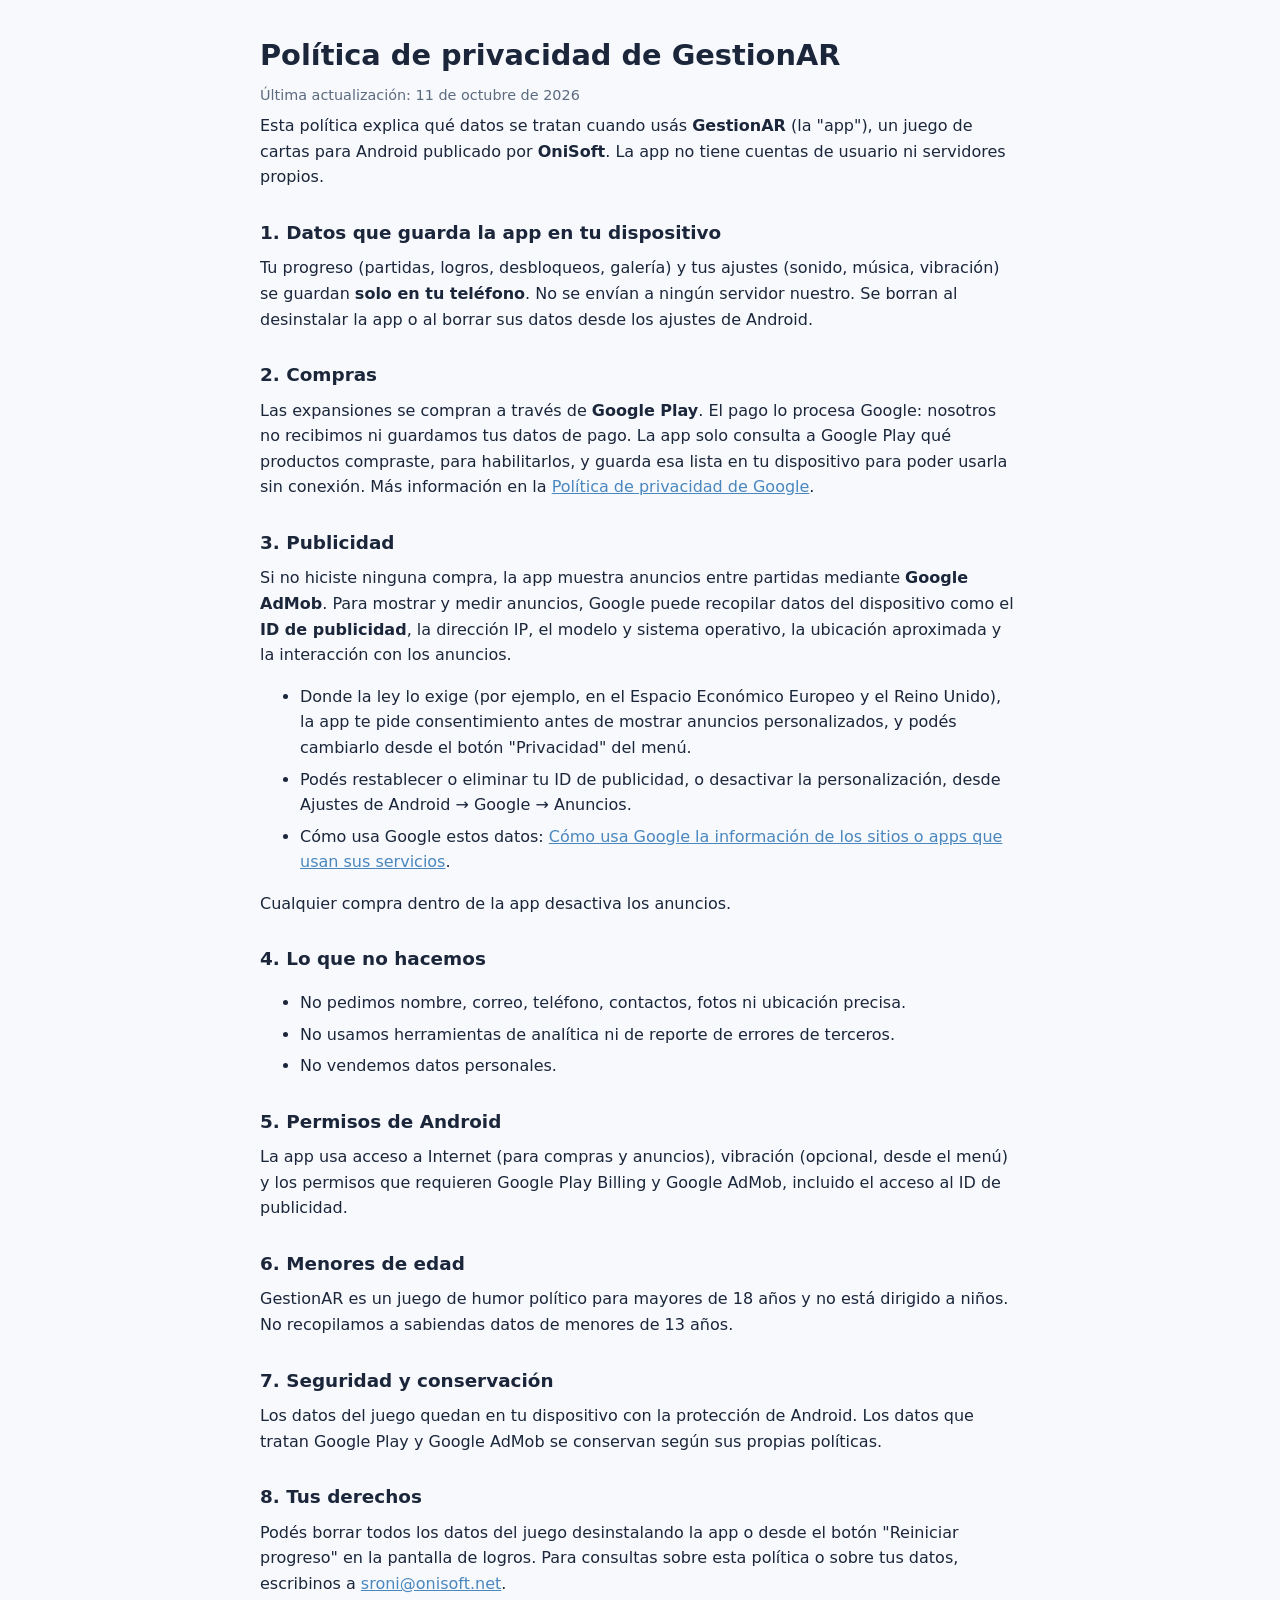
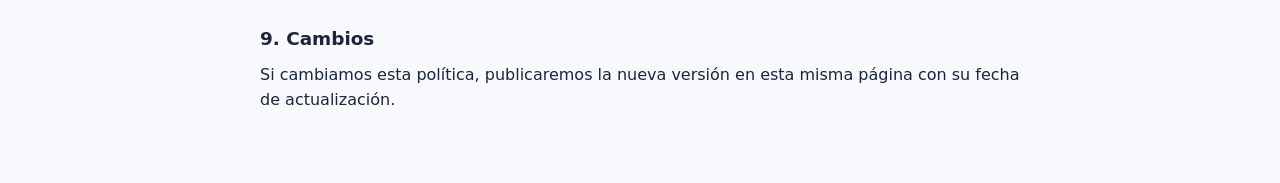
<file: Privacidad/index.html>
<!doctype html>
<html lang="es">
<head>
  <meta charset="utf-8">
  <meta name="viewport" content="width=device-width, initial-scale=1">
  <title>GestionAR · Política de privacidad</title>
  <style>
    :root { --bg: #f7f9fc; --ink: #1b263b; --muted: #5c6b80; --accent: #4a87bf; }
    body { margin: 0; background: var(--bg); color: var(--ink); font: 16px/1.6 system-ui, -apple-system, 'Segoe UI', Roboto, sans-serif; }
    main { max-width: 760px; margin: 0 auto; padding: 32px 16px 64px; }
    h1 { font-size: 1.8rem; margin: 0 0 4px; }
    h2 { font-size: 1.15rem; margin: 28px 0 8px; }
    p, li { margin: 6px 0; }
    .muted { color: var(--muted); font-size: 0.9rem; }
    a { color: var(--accent); }
  </style>
</head>
<body>
<main>
  <h1>Política de privacidad de GestionAR</h1>
  <p class="muted">Última actualización: 11 de octubre de 2026</p>

  <p>Esta política explica qué datos se tratan cuando usás <strong>GestionAR</strong> (la "app"), un juego de cartas para Android
    publicado por <strong>OniSoft</strong>. La app no tiene cuentas de usuario ni servidores propios.</p>

  <h2>1. Datos que guarda la app en tu dispositivo</h2>
  <p>Tu progreso (partidas, logros, desbloqueos, galería) y tus ajustes (sonido, música, vibración) se guardan
    <strong>solo en tu teléfono</strong>. No se envían a ningún servidor nuestro. Se borran al desinstalar la app
    o al borrar sus datos desde los ajustes de Android.</p>

  <h2>2. Compras</h2>
  <p>Las expansiones se compran a través de <strong>Google Play</strong>. El pago lo procesa Google: nosotros no recibimos
    ni guardamos tus datos de pago. La app solo consulta a Google Play qué productos compraste, para habilitarlos, y guarda
    esa lista en tu dispositivo para poder usarla sin conexión. Más información en la
    <a href="https://policies.google.com/privacy">Política de privacidad de Google</a>.</p>

  <h2>3. Publicidad</h2>
  <p>Si no hiciste ninguna compra, la app muestra anuncios entre partidas mediante <strong>Google AdMob</strong>.
    Para mostrar y medir anuncios, Google puede recopilar datos del dispositivo como el
    <strong>ID de publicidad</strong>, la dirección IP, el modelo y sistema operativo, la ubicación aproximada
    y la interacción con los anuncios.</p>
  <ul>
    <li>Donde la ley lo exige (por ejemplo, en el Espacio Económico Europeo y el Reino Unido), la app te pide
      consentimiento antes de mostrar anuncios personalizados, y podés cambiarlo desde el botón "Privacidad" del menú.</li>
    <li>Podés restablecer o eliminar tu ID de publicidad, o desactivar la personalización, desde
      Ajustes de Android → Google → Anuncios.</li>
    <li>Cómo usa Google estos datos:
      <a href="https://policies.google.com/technologies/partner-sites">Cómo usa Google la información de los sitios o apps que usan sus servicios</a>.</li>
  </ul>
  <p>Cualquier compra dentro de la app desactiva los anuncios.</p>

  <h2>4. Lo que no hacemos</h2>
  <ul>
    <li>No pedimos nombre, correo, teléfono, contactos, fotos ni ubicación precisa.</li>
    <li>No usamos herramientas de analítica ni de reporte de errores de terceros.</li>
    <li>No vendemos datos personales.</li>
  </ul>

  <h2>5. Permisos de Android</h2>
  <p>La app usa acceso a Internet (para compras y anuncios), vibración (opcional, desde el menú) y los permisos que
    requieren Google Play Billing y Google AdMob, incluido el acceso al ID de publicidad.</p>

  <h2>6. Menores de edad</h2>
  <p>GestionAR es un juego de humor político para mayores de 18 años y no está dirigido a niños.
    No recopilamos a sabiendas datos de menores de 13 años.</p>

  <h2>7. Seguridad y conservación</h2>
  <p>Los datos del juego quedan en tu dispositivo con la protección de Android. Los datos que tratan Google Play y
    Google AdMob se conservan según sus propias políticas.</p>

  <h2>8. Tus derechos</h2>
  <p>Podés borrar todos los datos del juego desinstalando la app o desde el botón "Reiniciar progreso" en la
    pantalla de logros. Para consultas sobre esta política o sobre tus datos, escribinos a
    <a href="mailto:[EMAIL_DE_CONTACTO]">sroni@onisoft.net</a>.</p>

  <h2>9. Cambios</h2>
  <p>Si cambiamos esta política, publicaremos la nueva versión en esta misma página con su fecha de actualización.</p>
</main>
</body>
</html>
</file>
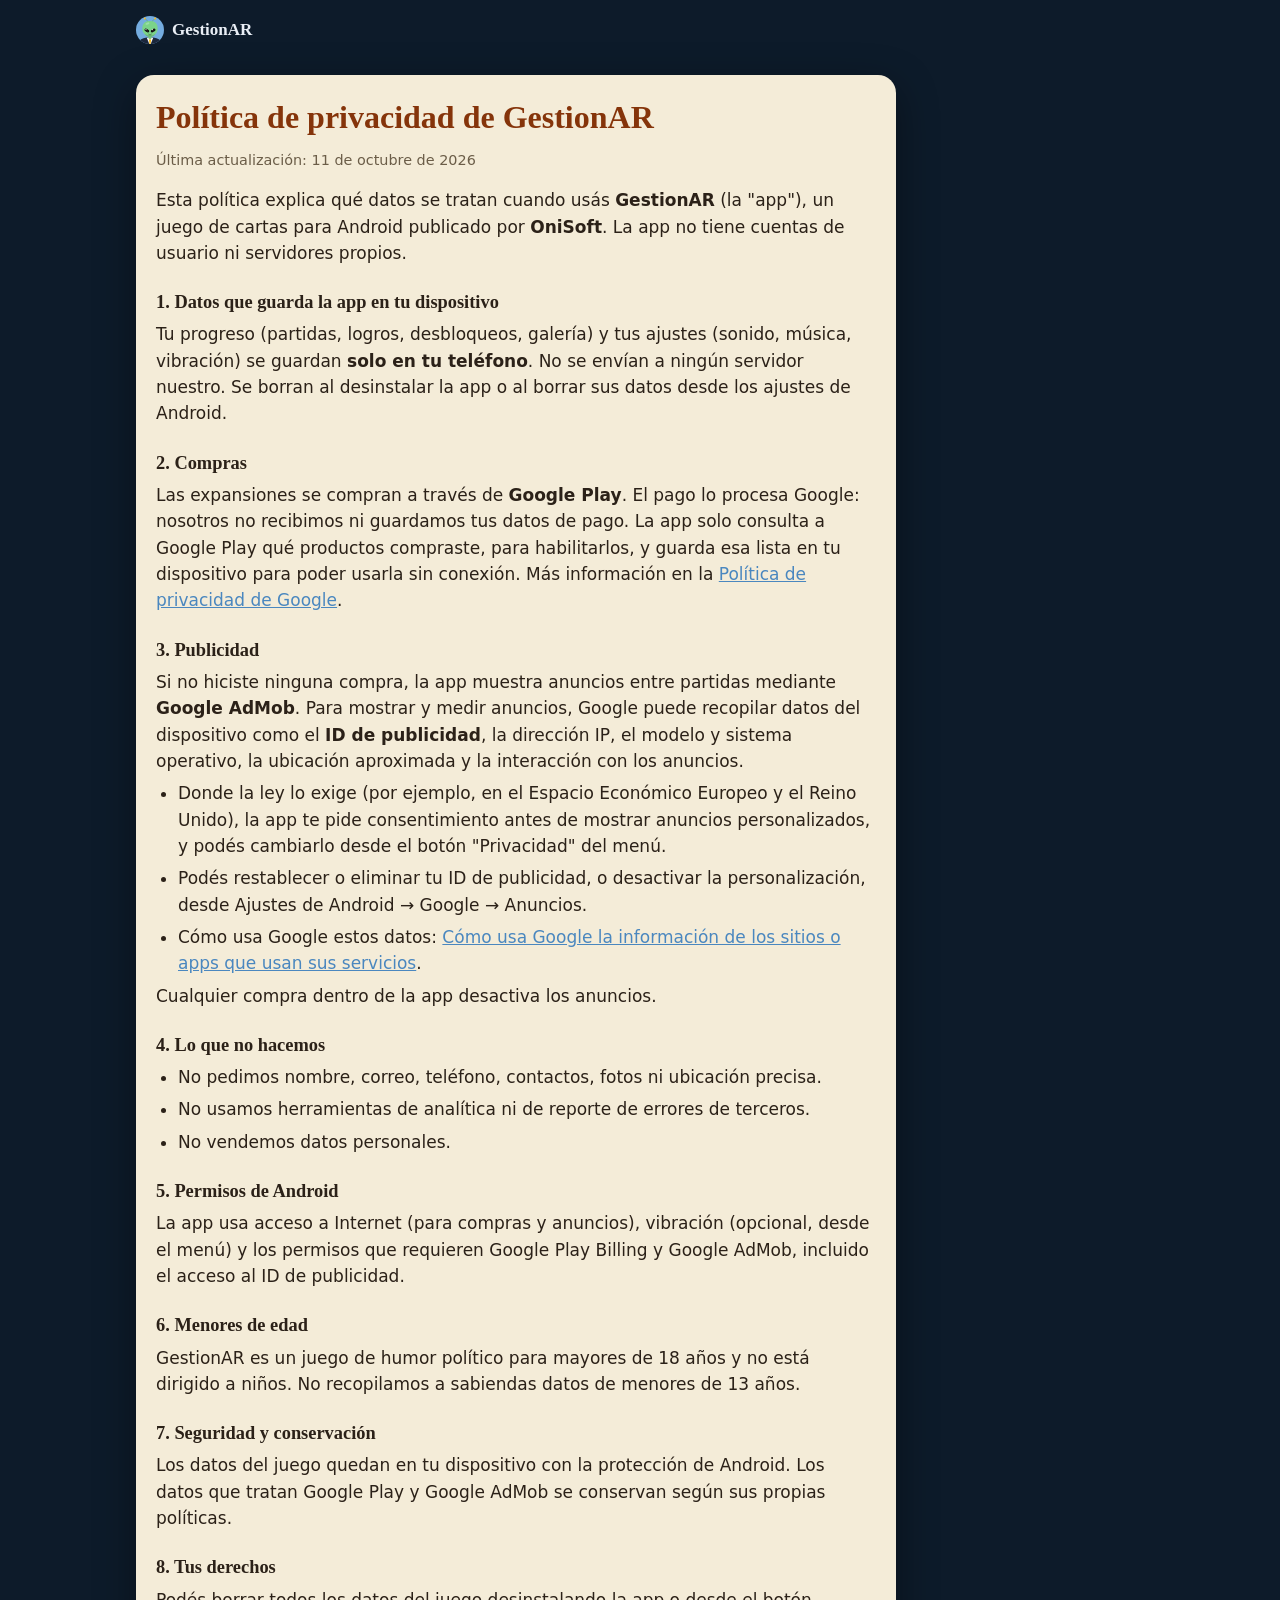
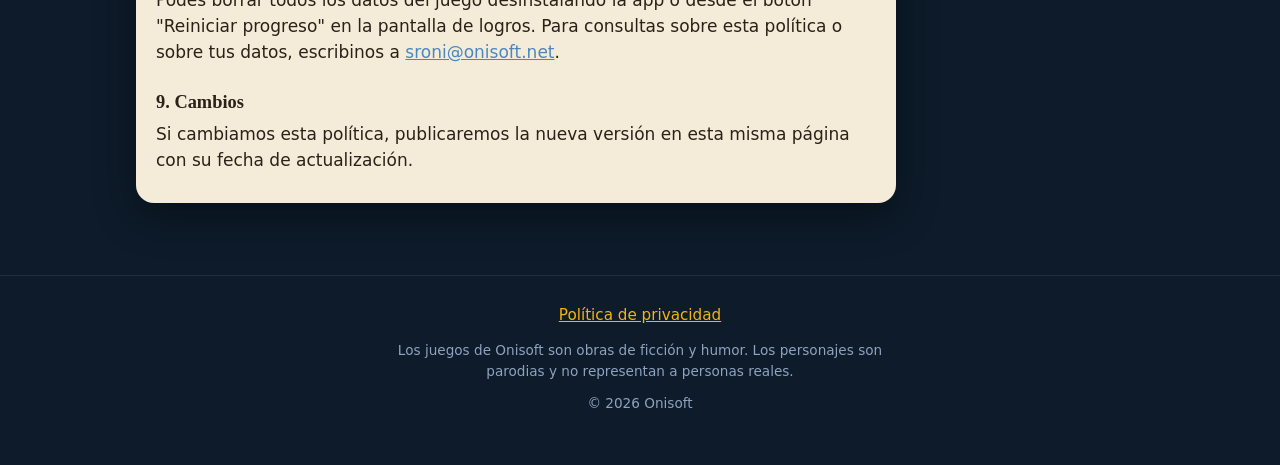
<file: gestionar/privacidad/index.html>
<!doctype html>
<html lang="es-AR">
<head>
<meta charset="utf-8">
<meta name="viewport" content="width=device-width, initial-scale=1">
<title>GestionAR · Política de privacidad</title>
<meta name="description" content="Qué datos trata GestionAR: progreso en tu teléfono, compras con Google Play y anuncios de AdMob.">
<link rel="canonical" href="https://onisoft.net/gestionar/privacidad/">
<meta name="theme-color" content="#0d1b2a">
<link rel="icon" href="../../assets/favicon.svg" type="image/svg+xml">
<link rel="apple-touch-icon" href="../../assets/apple-touch-icon.png">
<meta property="og:type" content="website">
<meta property="og:locale" content="es_AR">
<meta property="og:site_name" content="Onisoft">
<meta property="og:title" content="GestionAR · Política de privacidad">
<meta property="og:description" content="Qué datos trata GestionAR: progreso en tu teléfono, compras con Google Play y anuncios de AdMob.">
<meta property="og:url" content="https://onisoft.net/gestionar/privacidad/">
<meta property="og:image" content="https://onisoft.net/assets/gestionar/og-gestionar.png">
<meta property="og:image:width" content="1200">
<meta property="og:image:height" content="630">
<meta name="twitter:card" content="summary_large_image">
<link rel="stylesheet" href="../../assets/site.css">
</head>
<body>
<nav class="topbar wrap"><a href="../" class="topbar__home"><img src="../../assets/favicon.svg" alt="" width="28" height="28"> GestionAR</a></nav>
<main class="wrap">
<article class="legal">
  <h1>Política de privacidad de GestionAR</h1>
  <p class="date">Última actualización: 11 de octubre de 2026</p>

  <p>Esta política explica qué datos se tratan cuando usás <strong>GestionAR</strong> (la "app"), un juego de cartas para Android
    publicado por <strong>OniSoft</strong>. La app no tiene cuentas de usuario ni servidores propios.</p>

  <h2>1. Datos que guarda la app en tu dispositivo</h2>
  <p>Tu progreso (partidas, logros, desbloqueos, galería) y tus ajustes (sonido, música, vibración) se guardan
    <strong>solo en tu teléfono</strong>. No se envían a ningún servidor nuestro. Se borran al desinstalar la app
    o al borrar sus datos desde los ajustes de Android.</p>

  <h2>2. Compras</h2>
  <p>Las expansiones se compran a través de <strong>Google Play</strong>. El pago lo procesa Google: nosotros no recibimos
    ni guardamos tus datos de pago. La app solo consulta a Google Play qué productos compraste, para habilitarlos, y guarda
    esa lista en tu dispositivo para poder usarla sin conexión. Más información en la
    <a href="https://policies.google.com/privacy">Política de privacidad de Google</a>.</p>

  <h2>3. Publicidad</h2>
  <p>Si no hiciste ninguna compra, la app muestra anuncios entre partidas mediante <strong>Google AdMob</strong>.
    Para mostrar y medir anuncios, Google puede recopilar datos del dispositivo como el
    <strong>ID de publicidad</strong>, la dirección IP, el modelo y sistema operativo, la ubicación aproximada
    y la interacción con los anuncios.</p>
  <ul>
    <li>Donde la ley lo exige (por ejemplo, en el Espacio Económico Europeo y el Reino Unido), la app te pide
      consentimiento antes de mostrar anuncios personalizados, y podés cambiarlo desde el botón "Privacidad" del menú.</li>
    <li>Podés restablecer o eliminar tu ID de publicidad, o desactivar la personalización, desde
      Ajustes de Android → Google → Anuncios.</li>
    <li>Cómo usa Google estos datos:
      <a href="https://policies.google.com/technologies/partner-sites">Cómo usa Google la información de los sitios o apps que usan sus servicios</a>.</li>
  </ul>
  <p>Cualquier compra dentro de la app desactiva los anuncios.</p>

  <h2>4. Lo que no hacemos</h2>
  <ul>
    <li>No pedimos nombre, correo, teléfono, contactos, fotos ni ubicación precisa.</li>
    <li>No usamos herramientas de analítica ni de reporte de errores de terceros.</li>
    <li>No vendemos datos personales.</li>
  </ul>

  <h2>5. Permisos de Android</h2>
  <p>La app usa acceso a Internet (para compras y anuncios), vibración (opcional, desde el menú) y los permisos que
    requieren Google Play Billing y Google AdMob, incluido el acceso al ID de publicidad.</p>

  <h2>6. Menores de edad</h2>
  <p>GestionAR es un juego de humor político para mayores de 18 años y no está dirigido a niños.
    No recopilamos a sabiendas datos de menores de 13 años.</p>

  <h2>7. Seguridad y conservación</h2>
  <p>Los datos del juego quedan en tu dispositivo con la protección de Android. Los datos que tratan Google Play y
    Google AdMob se conservan según sus propias políticas.</p>

  <h2>8. Tus derechos</h2>
  <p>Podés borrar todos los datos del juego desinstalando la app o desde el botón "Reiniciar progreso" en la
    pantalla de logros. Para consultas sobre esta política o sobre tus datos, escribinos a
    <a href="mailto:sroni@onisoft.net">sroni@onisoft.net</a>.</p>

  <h2>9. Cambios</h2>
  <p>Si cambiamos esta política, publicaremos la nueva versión en esta misma página con su fecha de actualización.</p>
</article>
</main>
<footer class="footer">
  <p><a href="../../gestionar/privacidad/">Política de privacidad</a></p>
  <p class="footer__fine">Los juegos de Onisoft son obras de ficción y humor. Los personajes son parodias y no representan a personas reales.</p>
  <p class="footer__fine">© 2026 Onisoft</p>
</footer>
</body>
</html>
</file>
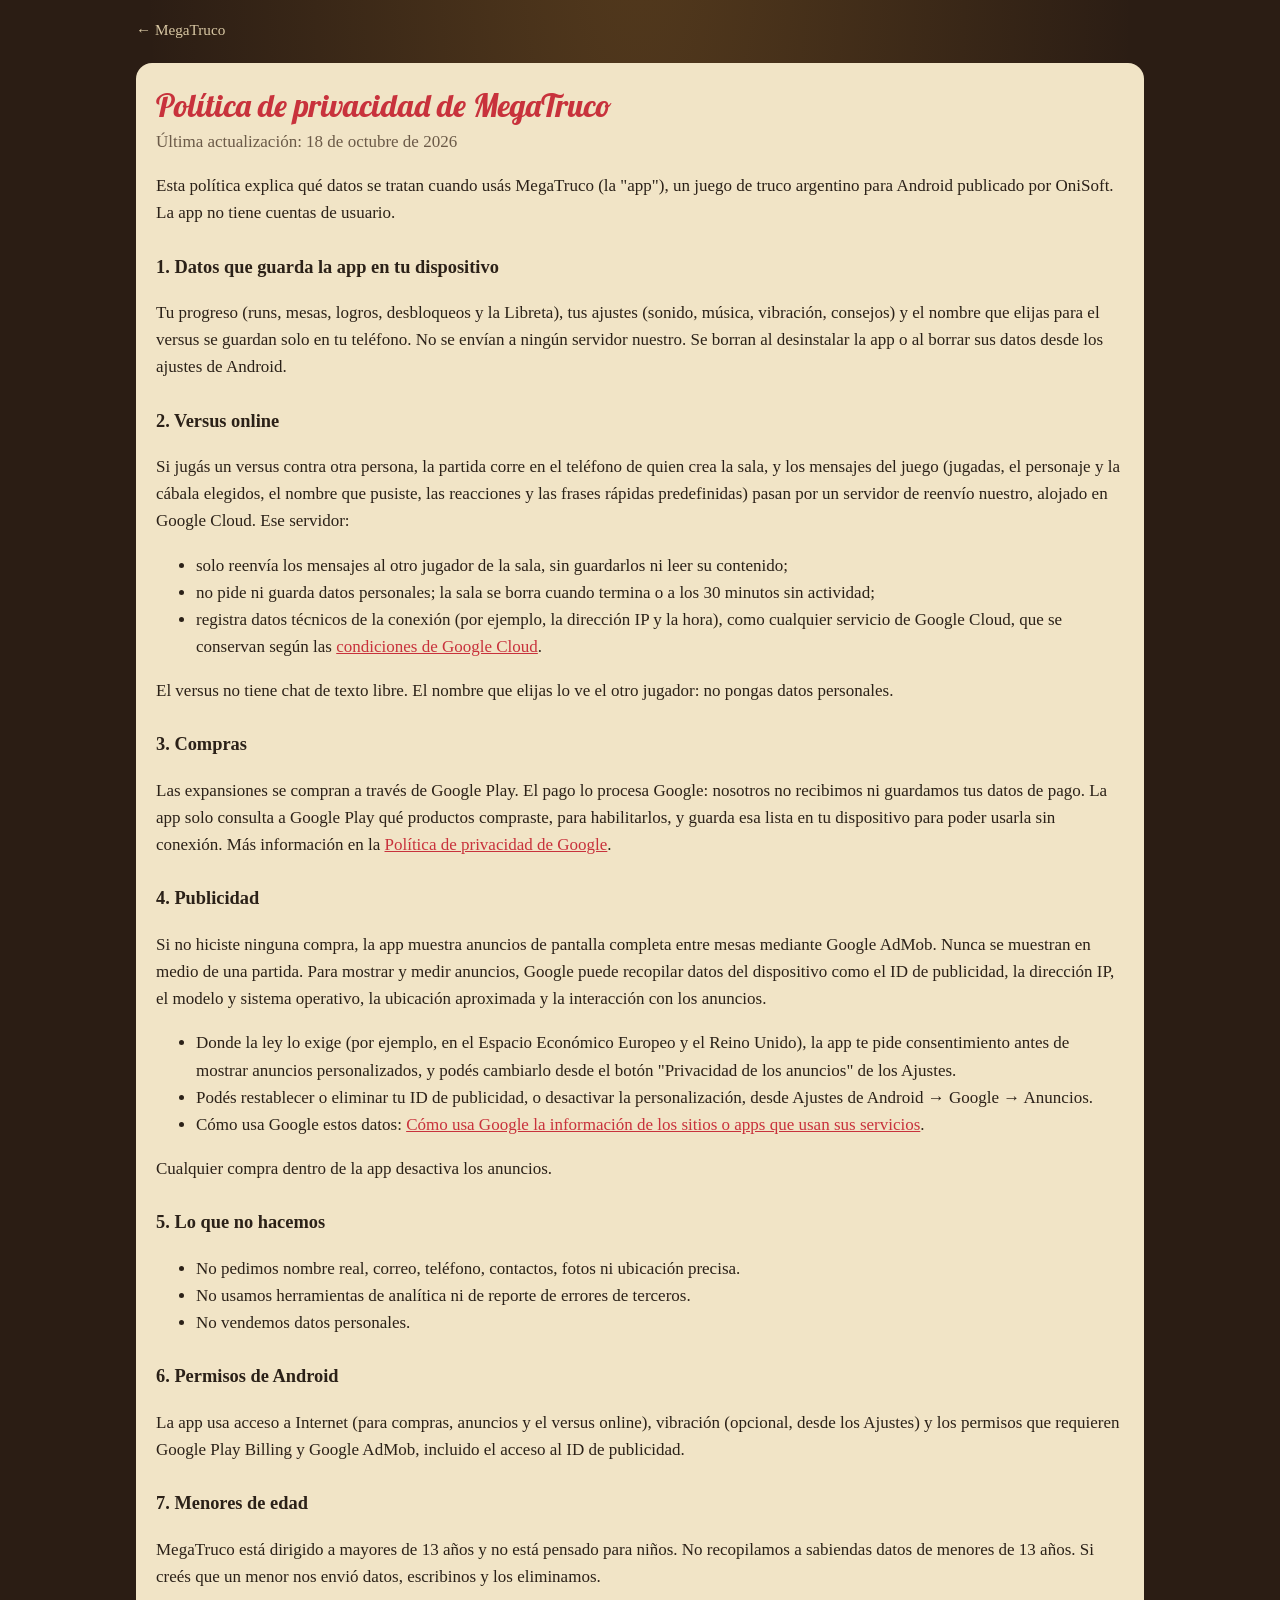
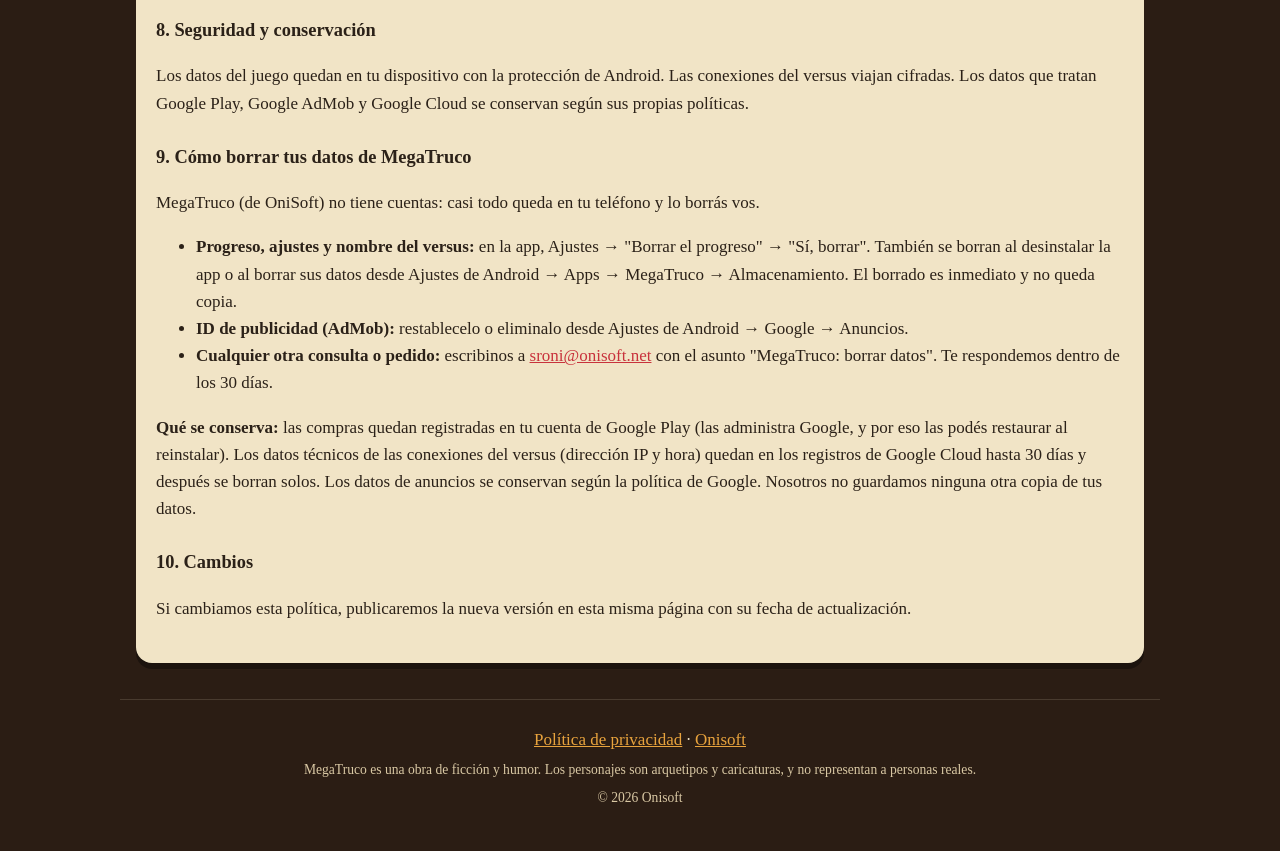
<file: megatruco/privacidad/index.html>
<!doctype html>
<html lang="es-AR">
<head>
<meta charset="utf-8">
<meta name="viewport" content="width=device-width, initial-scale=1">
<title>MegaTruco · Política de privacidad</title>
<meta name="description" content="Qué datos trata MegaTruco: progreso en tu teléfono, compras con Google Play, anuncios de AdMob y el versus online.">
<link rel="canonical" href="https://onisoft.net/megatruco/privacidad/">
<meta name="theme-color" content="#2B1D14">
<link rel="icon" href="../assets/icono-512.png" type="image/png">
<link rel="apple-touch-icon" href="../assets/icono-512.png">
<meta property="og:type" content="website">
<meta property="og:locale" content="es_AR">
<meta property="og:site_name" content="Onisoft">
<meta property="og:title" content="MegaTruco · Política de privacidad">
<meta property="og:description" content="Qué datos trata MegaTruco: progreso en tu teléfono, compras con Google Play, anuncios de AdMob y el versus online.">
<meta property="og:url" content="https://onisoft.net/megatruco/privacidad/">
<meta property="og:image" content="https://onisoft.net/megatruco/assets/og-megatruco.png">
<meta property="og:image:width" content="1200">
<meta property="og:image:height" content="630">
<meta name="twitter:card" content="summary_large_image">
<link rel="stylesheet" href="../assets/megatruco.css">
</head>
<body>
<nav class="topbar wrap"><a href="../" class="topbar__home">← MegaTruco</a></nav>
<main class="wrap">
<article class="legal">
  <h1>Política de privacidad de MegaTruco</h1>
  <p class="date">Última actualización: 18 de octubre de 2026</p>

  <p>Esta política explica qué datos se tratan cuando usás MegaTruco (la "app"), un juego de truco argentino para Android publicado por OniSoft. La app no tiene cuentas de usuario.</p>

  <h2>1. Datos que guarda la app en tu dispositivo</h2>
  <p>Tu progreso (runs, mesas, logros, desbloqueos y la Libreta), tus ajustes (sonido, música, vibración, consejos) y el nombre que elijas para el versus se guardan solo en tu teléfono. No se envían a ningún servidor nuestro. Se borran al desinstalar la app o al borrar sus datos desde los ajustes de Android.</p>

  <h2>2. Versus online</h2>
  <p>Si jugás un versus contra otra persona, la partida corre en el teléfono de quien crea la sala, y los mensajes del juego (jugadas, el personaje y la cábala elegidos, el nombre que pusiste, las reacciones y las frases rápidas predefinidas) pasan por un servidor de reenvío nuestro, alojado en Google Cloud. Ese servidor:</p>
  <ul>
    <li>solo reenvía los mensajes al otro jugador de la sala, sin guardarlos ni leer su contenido;</li>
    <li>no pide ni guarda datos personales; la sala se borra cuando termina o a los 30 minutos sin actividad;</li>
    <li>registra datos técnicos de la conexión (por ejemplo, la dirección IP y la hora), como cualquier servicio de Google Cloud, que se conservan según las <a href="https://cloud.google.com/terms/data-processing-addendum">condiciones de Google Cloud</a>.</li>
  </ul>
  <p>El versus no tiene chat de texto libre. El nombre que elijas lo ve el otro jugador: no pongas datos personales.</p>

  <h2>3. Compras</h2>
  <p>Las expansiones se compran a través de Google Play. El pago lo procesa Google: nosotros no recibimos ni guardamos tus datos de pago. La app solo consulta a Google Play qué productos compraste, para habilitarlos, y guarda esa lista en tu dispositivo para poder usarla sin conexión. Más información en la <a href="https://policies.google.com/privacy">Política de privacidad de Google</a>.</p>

  <h2>4. Publicidad</h2>
  <p>Si no hiciste ninguna compra, la app muestra anuncios de pantalla completa entre mesas mediante Google AdMob. Nunca se muestran en medio de una partida. Para mostrar y medir anuncios, Google puede recopilar datos del dispositivo como el ID de publicidad, la dirección IP, el modelo y sistema operativo, la ubicación aproximada y la interacción con los anuncios.</p>
  <ul>
    <li>Donde la ley lo exige (por ejemplo, en el Espacio Económico Europeo y el Reino Unido), la app te pide consentimiento antes de mostrar anuncios personalizados, y podés cambiarlo desde el botón "Privacidad de los anuncios" de los Ajustes.</li>
    <li>Podés restablecer o eliminar tu ID de publicidad, o desactivar la personalización, desde Ajustes de Android → Google → Anuncios.</li>
    <li>Cómo usa Google estos datos: <a href="https://policies.google.com/technologies/partner-sites">Cómo usa Google la información de los sitios o apps que usan sus servicios</a>.</li>
  </ul>
  <p>Cualquier compra dentro de la app desactiva los anuncios.</p>

  <h2>5. Lo que no hacemos</h2>
  <ul>
    <li>No pedimos nombre real, correo, teléfono, contactos, fotos ni ubicación precisa.</li>
    <li>No usamos herramientas de analítica ni de reporte de errores de terceros.</li>
    <li>No vendemos datos personales.</li>
  </ul>

  <h2>6. Permisos de Android</h2>
  <p>La app usa acceso a Internet (para compras, anuncios y el versus online), vibración (opcional, desde los Ajustes) y los permisos que requieren Google Play Billing y Google AdMob, incluido el acceso al ID de publicidad.</p>

  <h2>7. Menores de edad</h2>
  <p>MegaTruco está dirigido a mayores de 13 años y no está pensado para niños. No recopilamos a sabiendas datos de menores de 13 años. Si creés que un menor nos envió datos, escribinos y los eliminamos.</p>

  <h2>8. Seguridad y conservación</h2>
  <p>Los datos del juego quedan en tu dispositivo con la protección de Android. Las conexiones del versus viajan cifradas. Los datos que tratan Google Play, Google AdMob y Google Cloud se conservan según sus propias políticas.</p>

  <h2 id="borrar-datos">9. Cómo borrar tus datos de MegaTruco</h2>
  <p>MegaTruco (de OniSoft) no tiene cuentas: casi todo queda en tu teléfono y lo borrás vos.</p>
  <ul>
    <li><strong>Progreso, ajustes y nombre del versus:</strong> en la app, Ajustes → "Borrar el progreso" → "Sí, borrar". También se borran al desinstalar la app o al borrar sus datos desde Ajustes de Android → Apps → MegaTruco → Almacenamiento. El borrado es inmediato y no queda copia.</li>
    <li><strong>ID de publicidad (AdMob):</strong> restablecelo o eliminalo desde Ajustes de Android → Google → Anuncios.</li>
    <li><strong>Cualquier otra consulta o pedido:</strong> escribinos a <a href="mailto:sroni@onisoft.net">sroni@onisoft.net</a> con el asunto "MegaTruco: borrar datos". Te respondemos dentro de los 30 días.</li>
  </ul>
  <p><strong>Qué se conserva:</strong> las compras quedan registradas en tu cuenta de Google Play (las administra Google, y por eso las podés restaurar al reinstalar). Los datos técnicos de las conexiones del versus (dirección IP y hora) quedan en los registros de Google Cloud hasta 30 días y después se borran solos. Los datos de anuncios se conservan según la política de Google. Nosotros no guardamos ninguna otra copia de tus datos.</p>

  <h2>10. Cambios</h2>
  <p>Si cambiamos esta política, publicaremos la nueva versión en esta misma página con su fecha de actualización.</p>
</article>
</main>
<footer class="footer">
  <p><a href="../privacidad/">Política de privacidad</a> · <a href="../../">Onisoft</a></p>
  <p class="footer__fine">MegaTruco es una obra de ficción y humor. Los personajes son arquetipos y caricaturas, y no representan a personas reales.</p>
  <p class="footer__fine">© 2026 Onisoft</p>
</footer>
</body>
</html>
</file>
<file: assets/site.css>
/* Estilos de onisoft.net (los copia scripts/build-web.mjs). Mismos tokens que src/styles.css del juego. */
:root {
  --bg: #0d1b2a;
  --bg-card: #13263b;
  --celeste: #74acdf;
  --celeste-dark: #4a87bf;
  --sol: #f6b40e;
  --sol-dark: #85340a;
  --paper: #f4ecd8;
  --paper-ink: #2b2118;
  --ink: #e9eef5;
  --muted: #8fa3bf;
  --radius: 18px;
  --font-serif: Georgia, 'Times New Roman', serif;
  --font-sans: system-ui, -apple-system, 'Segoe UI', Roboto, sans-serif;
  color-scheme: dark;
}

* { box-sizing: border-box; }
html { -webkit-text-size-adjust: 100%; }
body {
  margin: 0;
  background: var(--bg);
  color: var(--ink);
  font-family: var(--font-sans);
  font-size: 17px;
  line-height: 1.55;
  overflow-x: hidden;
}
img, video { max-width: 100%; height: auto; display: block; }
a { color: var(--sol); }
h1, h2, h3 { font-family: var(--font-serif); line-height: 1.15; margin: 0 0 .4em; }
h3 { font-size: 1.2rem; }
p { margin: 0 0 .8em; }
ul { list-style: none; margin: 0; padding: 0; }

.wrap { width: 100%; max-width: 1040px; margin: 0 auto; padding: 0 16px; }
.sol { color: var(--sol); }
section { margin: 56px 0; }
.section__title { font-size: clamp(1.6rem, 4vw, 2.2rem); }
.section__lead { color: var(--muted); max-width: 68ch; }

/* Botones (como .btn--primary del juego) */
.btn {
  display: inline-block;
  padding: 14px 24px;
  border-radius: 999px;
  font-weight: 700;
  font-size: 1rem;
  text-decoration: none;
  text-align: center;
}
.btn--primary {
  background: var(--celeste);
  color: var(--bg);
  box-shadow: 0 4px 0 var(--celeste-dark);
  transition: transform .12s, box-shadow .12s;
}
.btn--primary:hover { transform: translateY(-1px); }
.btn--primary:active { transform: translateY(3px); box-shadow: 0 1px 0 var(--celeste-dark); }
.btn--soon { border: 2px dashed var(--muted); color: var(--muted); cursor: default; }

/* Barra superior de la página del juego */
.topbar { padding-top: 16px; }
.topbar__home {
  display: inline-flex; align-items: center; gap: 8px;
  color: var(--ink); text-decoration: none; font-family: var(--font-serif); font-weight: 700;
}

/* Hero */
.hero { padding: 48px 0 16px; }
.hero--studio { text-align: center; padding-top: 72px; }
.hero__logo { width: min(560px, 100%); margin: 0 auto; }
.hero--game { display: grid; gap: 28px; }
.hero__art { border-radius: var(--radius); box-shadow: 0 12px 40px rgba(0, 0, 0, .4); }
.hero__text h1 { font-size: clamp(2.6rem, 8vw, 4rem); margin-bottom: .2em; }
.hero__pitch { font-family: var(--font-serif); font-size: 1.3rem; color: var(--paper); }
.hero__facts { color: var(--muted); font-weight: 700; letter-spacing: .03em; }
@media (min-width: 860px) {
  .hero--game { grid-template-columns: 1.3fr 1fr; align-items: center; }
}

/* Tarjeta de juego en la landing (estilo carta: papel y tinta) */
.game-card {
  display: grid;
  background: var(--paper);
  color: var(--paper-ink);
  border-radius: var(--radius);
  overflow: hidden;
  box-shadow: 0 12px 40px rgba(0, 0, 0, .4);
}
.game-card + .game-card { margin-top: 28px; }
.game-card__body { padding: 24px; }
.game-card__body h3 { font-size: 1.8rem; }
.game-card__meta { color: #6b5d48; font-size: .9rem; font-weight: 700; }
@media (min-width: 860px) {
  .game-card { grid-template-columns: 1.2fr 1fr; align-items: center; }
  .game-card__art img { height: 100%; object-fit: cover; }
}

/* Indicadores */
.resources { display: grid; gap: 16px; margin-top: 24px; }
@media (min-width: 700px) { .resources { grid-template-columns: 1fr 1fr; } }
.resource {
  display: flex; gap: 16px; align-items: flex-start;
  background: var(--bg-card); border-radius: var(--radius); padding: 18px;
}
.resource__icon {
  flex: none; display: grid; place-items: center;
  width: 64px; height: 64px; border-radius: 16px; background: var(--celeste);
}
.resource p { color: var(--muted); margin: 0; }

/* Capturas: carrusel horizontal en el teléfono, grilla en pantallas anchas */
.shots {
  display: grid; grid-auto-flow: column; grid-auto-columns: 62%;
  gap: 14px; overflow-x: auto; scroll-snap-type: x mandatory; padding-bottom: 8px;
}
.shots li { scroll-snap-align: start; }
.shots img { border-radius: 14px; border: 1px solid rgba(255, 255, 255, .08); }
@media (min-width: 860px) {
  .shots { grid-auto-flow: row; grid-template-columns: repeat(5, 1fr); overflow: visible; }
}

.trailer { width: 100%; border-radius: var(--radius); background: #000; }

/* Expansiones (como las cartas de la tienda del juego) */
.packs { display: grid; gap: 14px; margin-top: 24px; }
@media (min-width: 700px) { .packs { grid-template-columns: 1fr 1fr; } }
.pack {
  display: flex; gap: 14px; align-items: flex-start;
  background: var(--paper); color: var(--paper-ink); border-radius: var(--radius); padding: 18px;
}
.pack__emoji { font-size: 2rem; line-height: 1; }
.pack p { margin: 0 0 .4em; }
.pack__meta { font-size: .9rem; font-weight: 700; color: #6b5d48; }

/* Llamado final */
.cta { text-align: center; display: grid; justify-items: center; gap: 12px; }
.cta img { border-radius: 22px; }
.cta > p:first-of-type { font-family: var(--font-serif); font-size: 1.8rem; margin: 0; }
.cta__fine { color: var(--muted); font-size: .9rem; }

/* Política de privacidad (papel, como las tarjetas) */
.legal {
  margin: 24px 0;
  padding: 24px 20px;
  background: var(--paper);
  color: var(--paper-ink);
  border-radius: var(--radius);
  box-shadow: 0 12px 40px rgba(0, 0, 0, .4);
  max-width: 760px;
}
.legal h1 { font-size: clamp(1.6rem, 5vw, 2rem); color: var(--sol-dark); }
.legal h2 { margin: 26px 0 8px; font-size: 1.15rem; }
.legal p, .legal li { margin: 6px 0; }
.legal ul { list-style: disc; padding-left: 22px; }
.legal a { color: var(--celeste-dark); overflow-wrap: anywhere; }
.legal .date { color: #6b5d48; font-size: .9rem; margin-bottom: 16px; }

.footer {
  border-top: 1px solid rgba(255, 255, 255, .08);
  margin-top: 72px; padding: 28px 16px 40px; text-align: center; font-size: .95rem;
}
.footer__fine { color: var(--muted); font-size: .85rem; max-width: 60ch; margin-left: auto; margin-right: auto; }

@media (prefers-reduced-motion: reduce) {
  * { transition: none !important; scroll-behavior: auto !important; }
}
</file>
<file: megatruco/assets/megatruco.css>
/* Página de MegaTruco en onisoft.net: estética "Boliche de noche" (madera, paño, farol y filete). */
@font-face {
  font-family: 'Lobster';
  src: url('lobster.woff2') format('woff2');
  font-display: swap;
}

:root {
  --wood: #2b1d14;
  --wood-2: #3a2719;
  --pano: #1f4d3a;
  --pano-2: #2a6b50;
  --cream: #f1e4c6;
  --cream-dim: #d9c8a4;
  --amber: #e8a33d;
  --red: #c8323c;
  --sol: #f6b40e;
  --ink: #2b2118;
  --display: 'Lobster', Georgia, serif;
  --body: Georgia, 'Times New Roman', serif;
}

* { box-sizing: border-box; }

html { -webkit-text-size-adjust: 100%; }

body {
  margin: 0;
  background:
    radial-gradient(ellipse at 50% -10%, rgba(232, 163, 61, 0.22), transparent 55%),
    var(--wood);
  color: var(--cream);
  font: 17px/1.6 var(--body);
}

a { color: var(--amber); }

img, svg { max-width: 100%; height: auto; }

.wrap {
  max-width: 1040px;
  margin: 0 auto;
  padding: 0 16px;
}

.topbar { padding-top: 16px; }

.topbar__home {
  color: var(--cream-dim);
  text-decoration: none;
  font-size: 0.95rem;
}

.topbar__home:hover { color: var(--amber); }

/* ---------- Portada ---------- */
.hero {
  display: grid;
  gap: 24px;
  align-items: center;
  padding: 24px 0 8px;
}

.hero__art {
  width: 100%;
  border-radius: 18px;
  box-shadow: 0 10px 0 rgba(0, 0, 0, 0.35);
}

.hero h1 {
  margin: 0;
  font: 400 clamp(2.6rem, 9vw, 4rem)/1.05 var(--display);
  color: var(--red);
  text-shadow: 0 3px 0 #4a0e16, 0 0 2px var(--cream);
}

.hero__pitch {
  margin: 10px 0 8px;
  font-size: 1.15rem;
}

.hero__facts {
  margin: 0 0 18px;
  color: var(--amber);
  font-weight: 700;
}

@media (min-width: 860px) {
  .hero { grid-template-columns: 1.2fr 1fr; }
}

/* ---------- Botones ---------- */
.btn {
  display: inline-block;
  padding: 12px 20px;
  border-radius: 14px;
  font: 700 1rem var(--body);
  text-decoration: none;
  box-shadow: 0 4px 0 rgba(0, 0, 0, 0.4);
}

.btn--primary { background: var(--amber); color: var(--ink); }
.btn--primary:hover { background: var(--sol); }

.btn--soon {
  background: var(--wood-2);
  color: var(--cream-dim);
  border: 2px dashed var(--cream-dim);
  box-shadow: none;
  cursor: default;
}

/* ---------- Secciones ---------- */
section { padding: 28px 0 8px; }

.section__title {
  margin: 0 0 8px;
  font: 400 clamp(1.8rem, 6vw, 2.3rem)/1.1 var(--display);
  color: var(--amber);
}

.section__lead {
  margin: 0 0 18px;
  max-width: 760px;
  color: var(--cream-dim);
}

.features, .cast, .packs, .shots {
  list-style: none;
  margin: 0;
  padding: 0;
}

.features, .packs {
  display: grid;
  gap: 14px;
}

@media (min-width: 720px) {
  .features, .packs { grid-template-columns: 1fr 1fr; }
}

.feature, .pack {
  display: flex;
  gap: 14px;
  align-items: flex-start;
  padding: 16px;
  background: var(--pano);
  border: 2px solid rgba(232, 163, 61, 0.45);
  border-radius: 16px;
  box-shadow: 0 5px 0 rgba(0, 0, 0, 0.3);
}

.feature h3, .pack h3, .rival h3 {
  margin: 0 0 4px;
  font-size: 1.1rem;
  color: var(--cream);
}

.feature p, .pack p, .rival p {
  margin: 0;
  color: var(--cream-dim);
  font-size: 0.97rem;
}

.feature__icon, .pack__icon {
  flex: none;
  display: grid;
  place-items: center;
  width: 64px;
  height: 64px;
  background: var(--cream);
  border-radius: 14px;
}

.pack__meta {
  margin-top: 6px !important;
  color: var(--amber) !important;
  font-weight: 700;
}

/* ---------- Capturas ---------- */
.shots {
  display: flex;
  gap: 14px;
  overflow-x: auto;
  padding-bottom: 12px;
  scroll-snap-type: x mandatory;
}

.shots li {
  flex: none;
  width: min(62vw, 240px);
  scroll-snap-align: start;
}

.shots img {
  display: block;
  border-radius: 16px;
  border: 3px solid var(--wood-2);
  box-shadow: 0 6px 0 rgba(0, 0, 0, 0.35);
}

/* ---------- Rivales ---------- */
.cast {
  display: grid;
  grid-template-columns: repeat(auto-fill, minmax(140px, 1fr));
  gap: 14px;
}

.rival {
  text-align: center;
  padding: 14px 10px;
  background: var(--wood-2);
  border-radius: 16px;
}

.rival svg {
  display: block;
  margin: 0 auto 8px;
  width: 96px;
  height: 96px;
}

.rival--boss { outline: 2px solid var(--sol); }

/* ---------- Cierre ---------- */
.cta {
  text-align: center;
  padding: 36px 0 12px;
}

.cta img { border-radius: 22px; }

.cta p:first-of-type {
  margin: 10px 0 14px;
  font: 400 2rem var(--display);
  color: var(--red);
  text-shadow: 0 2px 0 #4a0e16;
}

.cta__fine {
  margin-top: 14px;
  color: var(--cream-dim);
  font-size: 0.9rem;
}

.footer {
  max-width: 1040px;
  margin: 36px auto 0;
  padding: 20px 16px 36px;
  border-top: 1px solid rgba(241, 228, 198, 0.15);
  text-align: center;
}

.footer p { margin: 6px 0; }

.footer__fine {
  color: var(--cream-dim);
  font-size: 0.85rem;
}

/* ---------- Política de privacidad ---------- */
.legal {
  margin: 20px 0;
  padding: 24px 20px;
  background: var(--cream);
  color: var(--ink);
  border-radius: 16px;
  box-shadow: 0 6px 0 rgba(0, 0, 0, 0.35);
}

.legal h1 {
  margin: 0 0 4px;
  font: 400 2rem/1.15 var(--display);
  color: var(--red);
}

.legal h2 { margin: 26px 0 8px; font-size: 1.15rem; }
.legal a { color: var(--red); }
.legal .date { margin: 0 0 16px; color: #6b5a48; }
</file>
